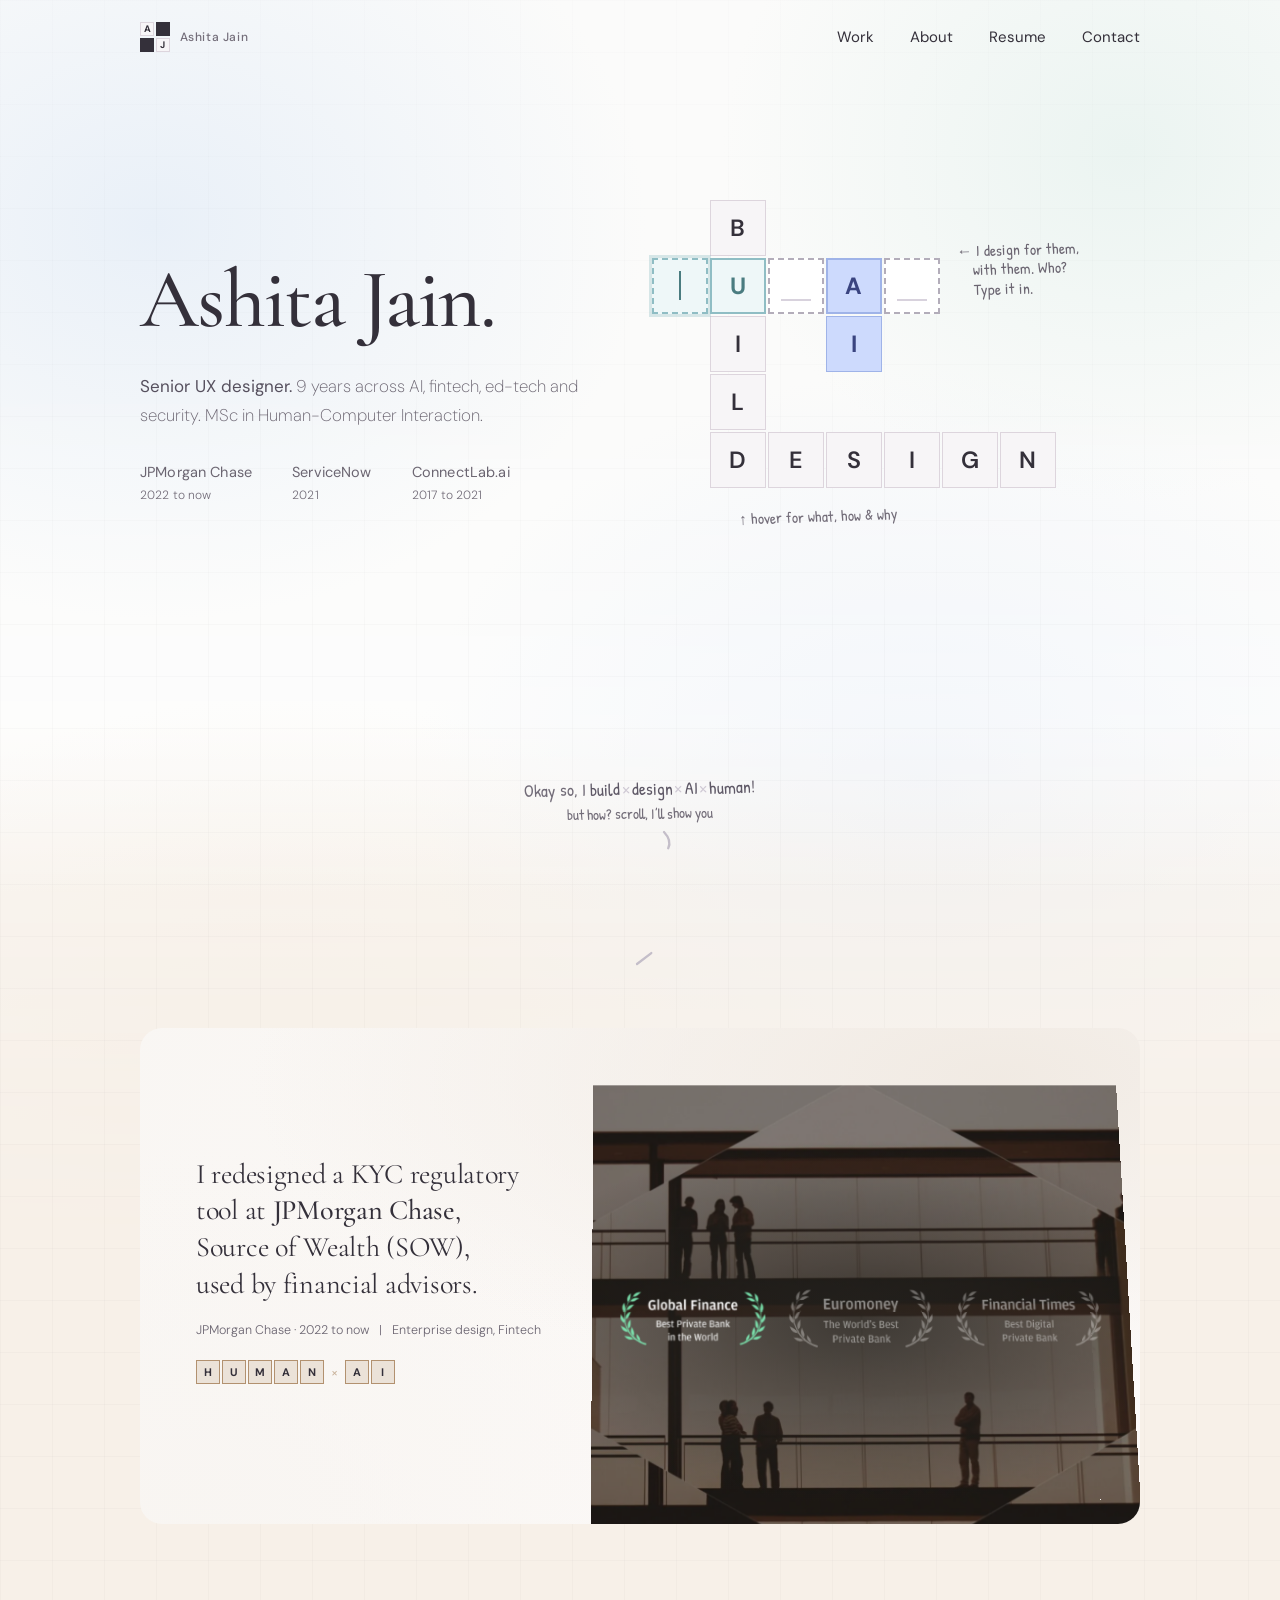
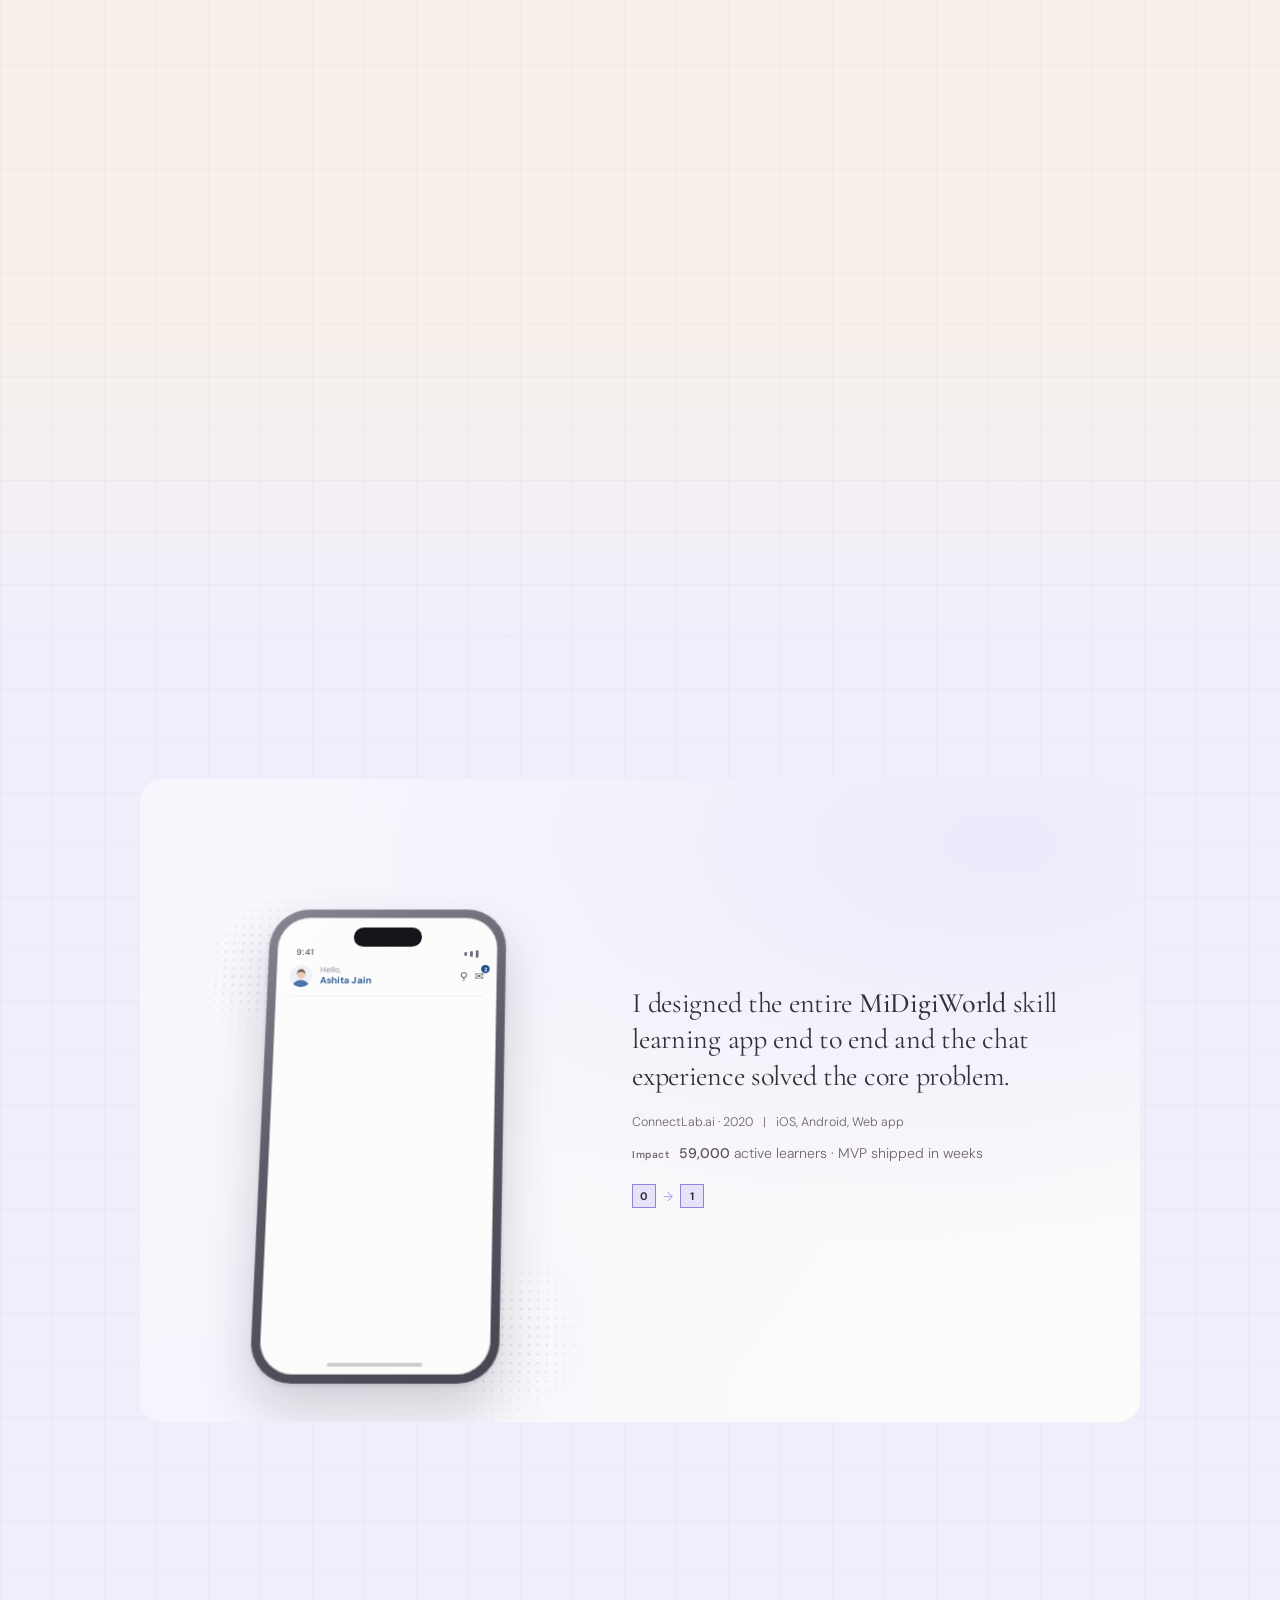
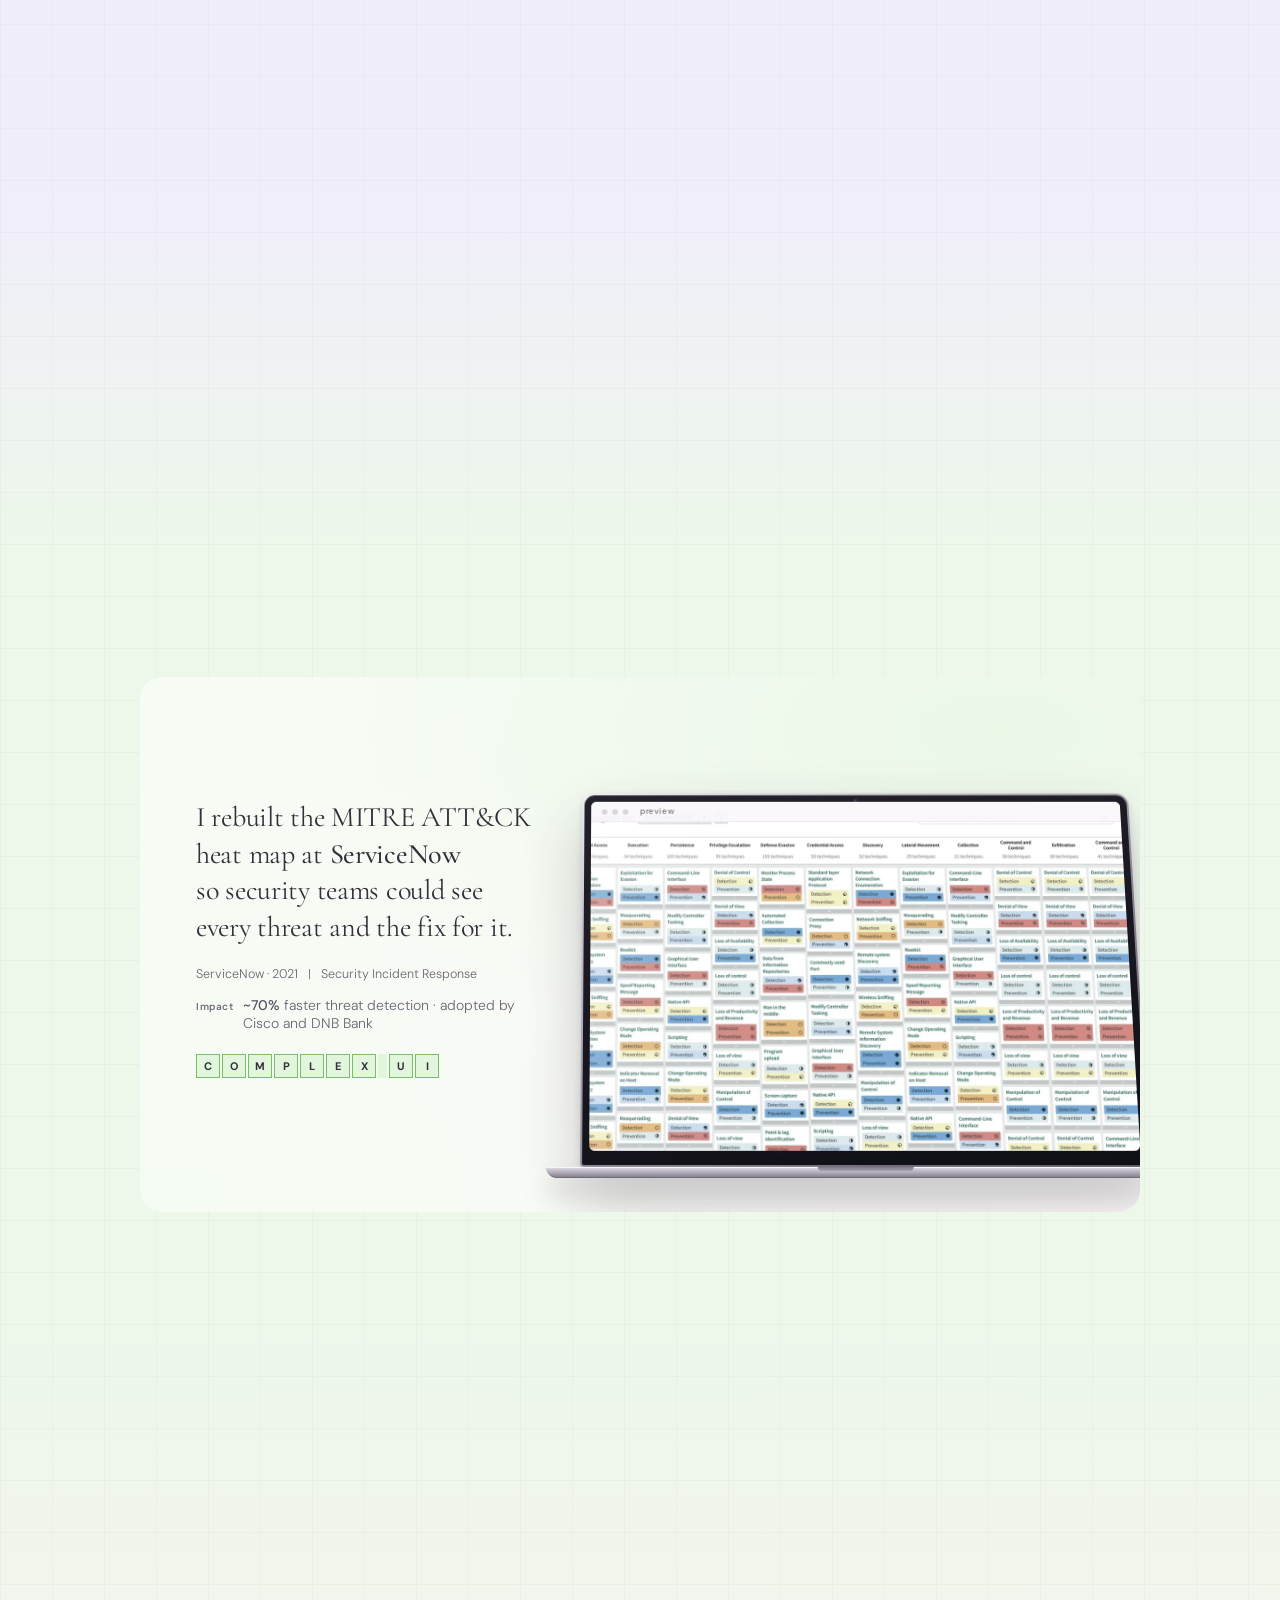
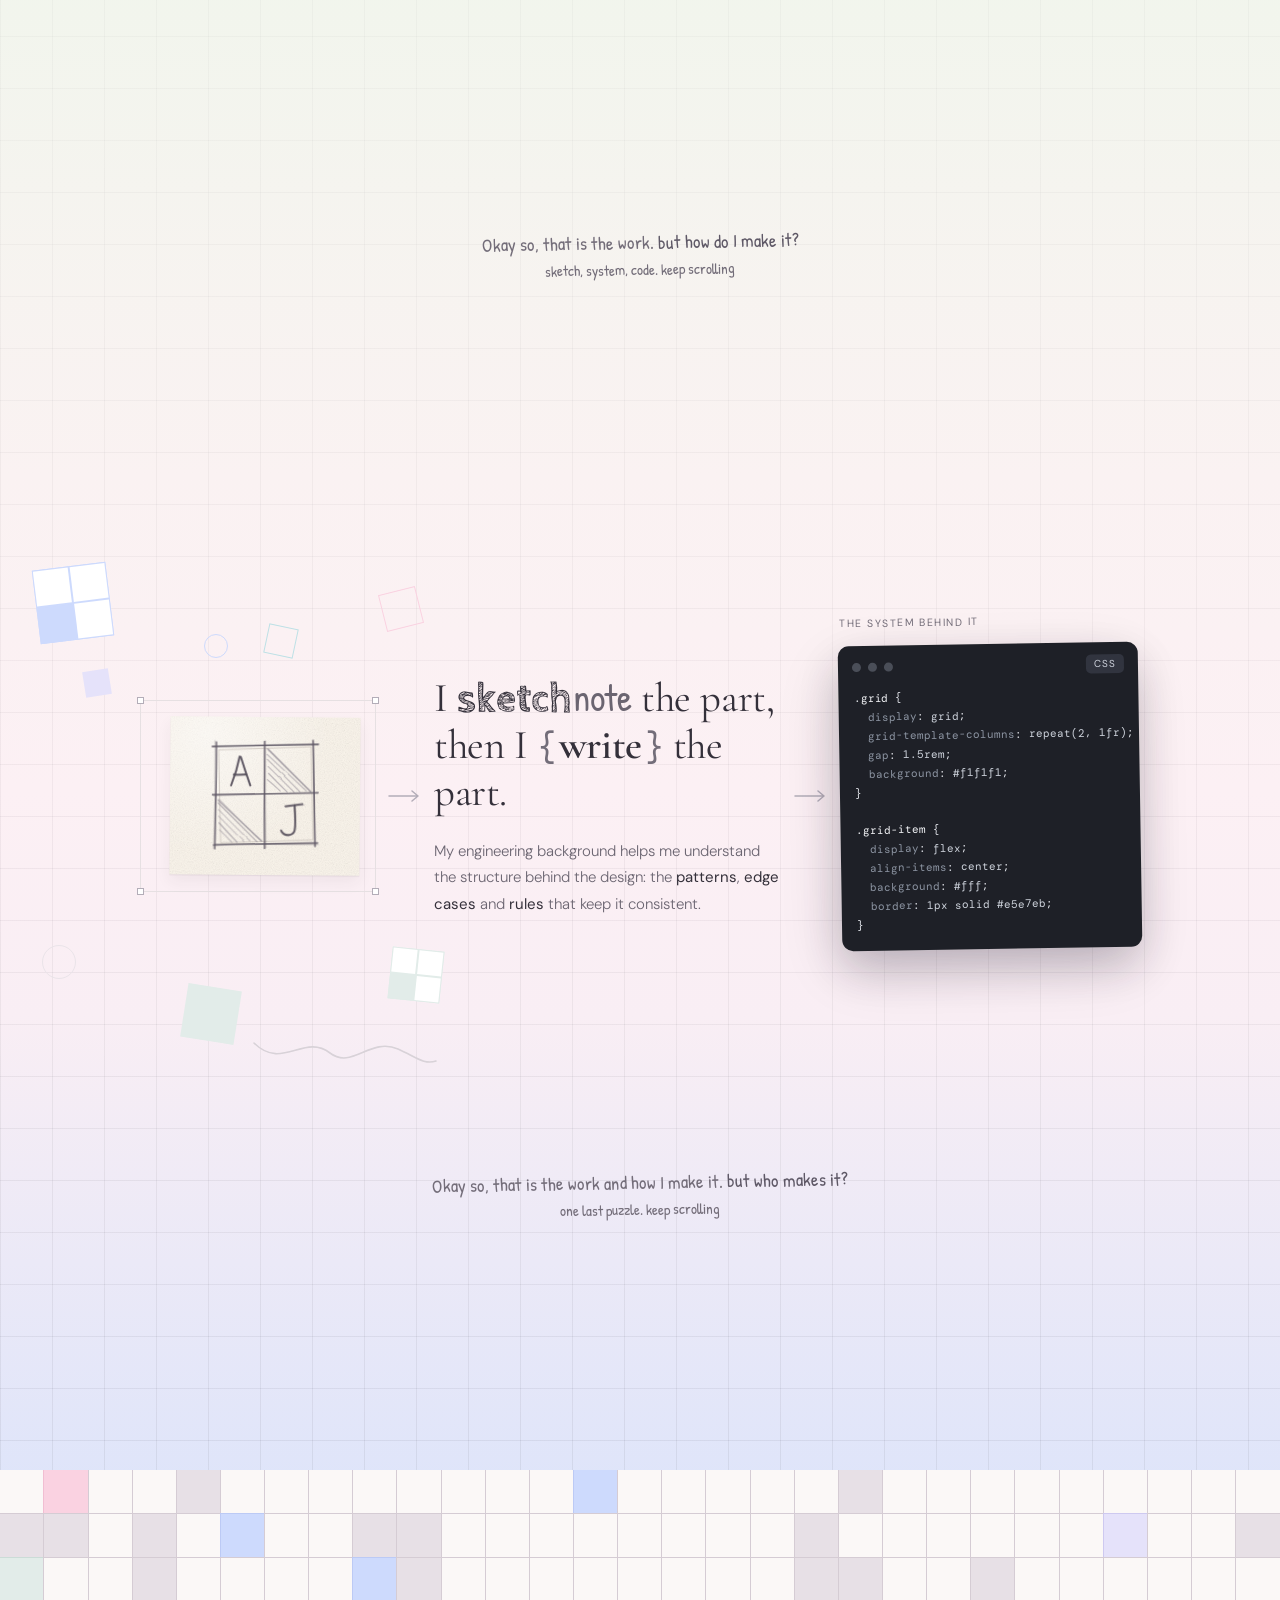
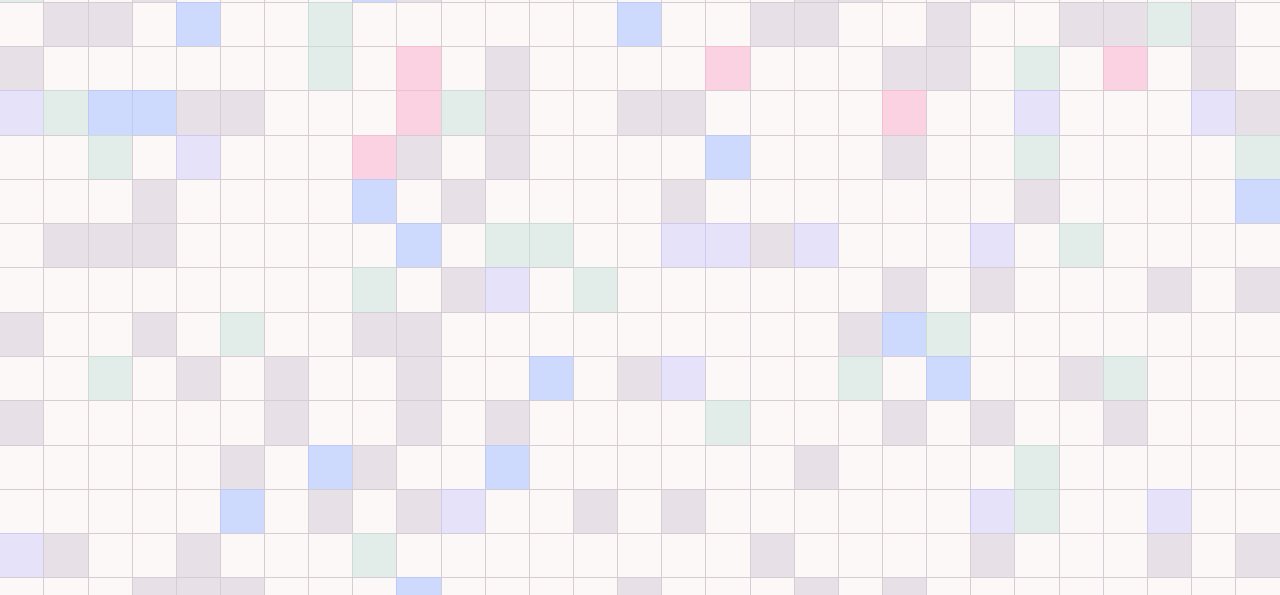
<file: index.html>
<!doctype html>
<html lang="en">
<head>
<meta charset="utf-8">
<meta name="viewport" content="width=device-width, initial-scale=1">
<meta name="description" content="Ashita Jain, senior UX designer in London. Nine years across AI, fintech, ed-tech and security. Case studies from JPMorgan Chase, ServiceNow and ConnectLab.">
<link rel="icon" type="image/svg+xml" href="data:image/svg+xml,%3Csvg xmlns='http://www.w3.org/2000/svg' viewBox='0 0 32 32'%3E%3Crect width='32' height='32' fill='%23faf7f5'/%3E%3Crect x='3' y='3' width='11' height='11' fill='none' stroke='%2334303a' stroke-width='2'/%3E%3Crect x='18' y='3' width='11' height='11' fill='%2334303a'/%3E%3Crect x='3' y='18' width='11' height='11' fill='%2334303a'/%3E%3Crect x='18' y='18' width='11' height='11' fill='none' stroke='%2334303a' stroke-width='2'/%3E%3C/svg%3E">
<title>Ashita Jain Portfolio</title>
<script>
  if ('scrollRestoration' in history) history.scrollRestoration = 'manual';
  addEventListener('pageshow', function () { scrollTo(0, 0); });
</script>
<link rel="preconnect" href="https://fonts.googleapis.com">
<link rel="preconnect" href="https://fonts.gstatic.com" crossorigin>
<link rel="stylesheet" href="https://fonts.googleapis.com/css2?family=Cormorant+Garamond:wght@400;500;600&family=Cabin+Sketch:wght@700&family=Patrick+Hand&family=DM+Mono:wght@400&family=DM+Sans:wght@200;300;400;500;600;700&display=swap">
<style>
  :root {
    /* Pastel palette */
    --lavender-mist: #eae4e9;
    --linen: #fff1e6;
    --soft-blush: #fde2e4;
    --petal-frost: #fad2e1;
    --mint-cream: #e2ece9;
    --light-blue: #bee1e6;
    --parchment: #f0efeb;
    --lavender: #dfe7fd;
    --periwinkle: #cddafd;

    --bg: #ffffff;
    --ink: #34303a;
    --mid: #6b6571;
    --light: #736d79;
    --border: var(--lavender-mist);
    --cell-filled: #f7f5f7;
    --cell-border: #ddd5dd;
    --highlight: var(--mint-cream);
    --highlight-border: #8fbdc4;
    --green-ink: #4a7c80;
    --heart: #e08aa6;
    --wrong: var(--petal-frost);
  }

  * { box-sizing: border-box; margin: 0; }

  html { background: var(--bg); }
  body {
    background: transparent;
    color: var(--ink);
    font-family: 'DM Sans', system-ui, sans-serif;
    min-height: 100vh;
    padding-inline: 140px;
    padding-block: 0;
  }

  nav {
    position: sticky;
    top: 0;
    z-index: 50;
    display: flex;
    justify-content: space-between;
    align-items: center;
    padding-block: 22px;
    margin-inline: -140px;
    padding-inline: 140px;
    background: rgba(255, 255, 255, 0.9);
    border-bottom: 1px solid transparent;
    transition: border-color 0.3s ease, padding 0.3s ease, background-color 0.3s ease;
  }
  nav.scrolled { border-bottom-color: var(--border); padding-block: 16px; }
  /* over the hero's wash the bar is see-through; it turns white once the page moves */
  nav:not(.scrolled) { background: transparent; }
  .nav-brand {
    font-weight: 500;
    font-size: 12px;
    letter-spacing: 0.05em;
    color: var(--light);
    display: flex;
    align-items: center;
    gap: 10px;
    text-decoration: none;
    transition: color 0.25s ease;
  }
  .nav-brand:hover { color: var(--mid); }
  .monogram {
    --u: 14px;
    display: grid;
    grid-template-columns: repeat(2, var(--u));
    grid-auto-rows: var(--u);
    gap: 1.5px;
  }
  .monogram i {
    display: flex;
    align-items: center;
    justify-content: center;
    border: 1.2px solid var(--cell-border);
    background: var(--cell-filled);
    font-style: normal;
    font-size: calc(var(--u) * 0.68);
    font-weight: 700;
    letter-spacing: 0;
    color: var(--ink);
  }
  .monogram i.fill {
    background: var(--ink);
    border-color: var(--ink);
  }

  /* the monogram turns a quarter when you point at it */
  .monogram, .monogram i { transition: transform .5s cubic-bezier(.3,1.5,.5,1); }
  a.nav-brand:hover .monogram, a.nav-brand:focus-visible .monogram { transform: rotate(90deg); }
  a.nav-brand:hover .monogram i, a.nav-brand:focus-visible .monogram i { transform: rotate(-90deg); }
  @media (prefers-reduced-motion: reduce) { .monogram, .monogram i { transition: none; } }
  .nav-links {
    display: flex;
    gap: 36px;
    list-style: none;
    padding: 0;
  }
  .nav-links a {
    font-size: 15px;
    color: var(--ink);
    text-decoration: none;
    transition: opacity 0.2s;
  }
  .nav-links a:hover { opacity: 0.6; }

  .hero {
    display: grid;
    grid-template-columns: 1fr 1fr;
    gap: 24px;
    align-items: center;
    min-height: calc(100vh - 300px);
    padding-block: 40px 30px;
  }

  .hero-name {
    font-family: 'Cormorant Garamond', Georgia, serif;
    font-weight: 500;
    font-size: clamp(52px, 6.5vw, 88px);
    line-height: 1.05;
    letter-spacing: -0.02em;
    margin-bottom: 28px;
  }

  .hero-bio {
    font-family: 'DM Sans', system-ui, sans-serif;
    font-size: 17px;
    font-weight: 200;
    line-height: 1.7;
    max-width: 480px;
    margin-bottom: 32px;
    color: var(--mid);
  }
  .hero-bio strong { font-weight: 400; color: #56505e; }

  .exp-label {
    font-size: 11px;
    font-weight: 600;
    letter-spacing: 0.05em;
    color: var(--light);
    margin-bottom: 16px;
  }
  .exp-logos {
    display: flex;
    gap: 30px;
    align-items: flex-start;
    flex-wrap: nowrap;
  }
  .exp-logos a {
    display: flex;
    flex-direction: column;
    gap: 4px;
    font-weight: 400;
    font-size: 14.5px;
    color: var(--mid);
    letter-spacing: 0.01em;
    text-decoration: none;
    white-space: nowrap;
  }
  .exp-logos .name {
    line-height: 20px;
    transition: color 0.18s ease;
  }
  .exp-logos .name::after {
    content: '↗';
    display: inline-block;
    margin-left: 3px;
    font-size: 11px;
    opacity: 0;
    transform: translate(-2px, 1px);
    transition: opacity 0.18s ease, transform 0.18s ease;
  }
  .exp-logos a:hover .name,
  .exp-logos a:focus-visible .name { color: #56505e; }
  .exp-logos a:hover .name::after,
  .exp-logos a:focus-visible .name::after {
    opacity: 0.75;
    transform: translate(0, 0);
  }
  .exp-logos a small {
    font-size: 12px;
    font-weight: 300;
    color: var(--light);
    white-space: nowrap;
  }

  /* Selected work */
  .work {
    padding-block: 96px 60px;
    scroll-margin-top: 72px;
  }
  .sx, .ftr { scroll-margin-top: 72px; }
  .sxlead { margin: 40px 0 0; }
  .sxlead .work-title { font-size: 18.5px; }
  .ftrlead { margin-top: 24px; }
  .ftrlead + .ftr { margin-top: 48px; }
  .sxlead .scroll-arrow { width: 104px; height: 128px; }
  .sx { margin-top: 0; }

  .work-head {
    display: flex;
    flex-direction: column;
    align-items: center;
    text-align: center;
    margin-bottom: 52px;
    padding-top: 6px;
    cursor: pointer;
    -webkit-tap-highlight-color: transparent;
  }
  .work-title,
  .work-sub {
    font-family: 'Patrick Hand', cursive;
    font-weight: 400;
    color: var(--light);
    transform: rotate(-1deg);
    transition: color 0.3s ease;
  }
  .work-title { font-size: 17.5px; line-height: 1.35; }
  .work-title .w { color: #5e5866; transition: color 0.3s ease; }
  .work-title .x { color: #cfc9d4; margin-inline: 0.08em; }
  .work-sub { font-size: 15px; margin-top: 3px; }

  /* faint hand-drawn arrow: inks in with scroll, fully on hover */
  .scroll-arrow {
    width: 120px;
    height: 150px;
    margin-top: 2px;
    color: #c4bec9;
    overflow: visible;
    transition: color 0.3s ease, transform 0.4s cubic-bezier(0.3, 1.2, 0.4, 1);
  }
  .scroll-arrow path {
    fill: none;
    stroke: currentColor;
    stroke-width: 2.3;
    stroke-linecap: round;
    stroke-linejoin: round;
    stroke-dasharray: var(--len, 300);
    stroke-dashoffset: calc(var(--len, 300) * (1 - var(--draw, 0)));
    transition: stroke-dashoffset 0.6s ease;
  }
  .work-head:hover .work-title,
  .work-head:hover .work-sub { color: var(--mid); }
  .work-head:hover .work-title .w { color: var(--ink); }
  .work-head:hover .scroll-arrow { color: var(--mid); transform: translateY(8px); }
  .work-head:hover .scroll-arrow path { stroke-dashoffset: 0; }
  @media (prefers-reduced-motion: reduce) {
    .scroll-arrow path { stroke-dashoffset: 0; transition: none; }
    .work-head:hover .scroll-arrow { transform: none; }
  }

  .projects { list-style: none; padding: 0; margin: 0; display: flex; flex-direction: column; gap: 26px; }
  .proj > a {
    position: relative;
    display: grid;
    grid-template-columns: minmax(0, 0.78fr) minmax(0, 1.22fr);
    gap: 44px;
    align-items: center;
    padding: 62px 0 74px 56px;
    border-radius: 22px;
    overflow: hidden;
    text-decoration: none;
    color: inherit;
    background:
      radial-gradient(125% 105% at 86% 10%, color-mix(in srgb, var(--tint) 72%, #fff) 0%, transparent 60%),
      radial-gradient(95% 130% at 4% 100%, color-mix(in srgb, var(--tint) 34%, #fff) 0%, transparent 58%),
      linear-gradient(126deg, color-mix(in srgb, var(--tint) 30%, #fff) 0%, color-mix(in srgb, var(--tint) 11%, #fdfbfa) 55%, #fdfbfa 100%);
    transition: box-shadow 0.6s cubic-bezier(0.22, 1, 0.36, 1);
  }
  .proj > a:hover { box-shadow: 0 20px 50px rgba(52, 48, 58, 0.10); }
  .proj:nth-child(even) > a { grid-template-columns: minmax(0, 1.22fr) minmax(0, 0.78fr); padding: 70px 58px 78px 0; }
  /* the phone is narrow, so its card gives less width to the visual and pulls the text in */
  .proj.is-phone:nth-child(even) > a { grid-template-columns: minmax(0, 0.92fr) minmax(0, 1.08fr); gap: 20px; }
  .proj.is-phone:nth-child(even) > a > .proj-text { padding-left: 48px; }
  .proj:nth-child(even) > a > .proj-visual { order: -1; }

  .proj-text { position: relative; }
  .proj > a > * { position: relative; }

  .proj-line {
    font-family: 'Cormorant Garamond', Georgia, serif;
    font-size: clamp(22px, 2.2vw, 30px);
    font-weight: 400;
    line-height: 1.3;
    letter-spacing: -0.01em;
    margin-bottom: 20px;
    text-wrap: balance;
  }
  .proj-line b { font-weight: 500; }
  .proj-meta {
    display: flex;
    align-items: center;
    flex-wrap: wrap;
    gap: 10px;
    font-size: 12.5px;
    font-weight: 300;
    color: var(--mid);
    margin-bottom: 22px;
  }
  .proj-meta span { color: var(--light); }
  .proj-impact {
    display: flex;
    align-items: baseline;
    gap: 10px;
    margin: -8px 0 22px;
    font-size: 14px;
    font-weight: 300;
    color: var(--mid);
  }
  .proj-impact i {
    font-style: normal;
    font-size: 10px;
    font-weight: 600;
    letter-spacing: 0.05em;
    color: var(--light);
  }
  .proj-impact b {
    font-weight: 500;
    color: #56505e;
  }

  .ans { display: flex; gap: 2px; }
  .ans i.sp { width: 9px; border: 0; background: none; }
  .ans i {
    display: flex;
    align-items: center;
    justify-content: center;
    width: 24px;
    height: 24px;
    border: 1.2px solid var(--cell-border);
    background: var(--cell-filled);
    font-style: normal;
    font-size: 11px;
    font-weight: 700;
    color: transparent;
    transition: color 0.18s ease, background 0.18s ease, border-color 0.18s ease;
    transition-delay: 0s;
  }
  .pair { display: flex; align-items: center; gap: 7px; }
  .pcells { display: flex; gap: 2px; }
  .pcells i {
    display: flex; align-items: center; justify-content: center;
    width: 24px; height: 24px;
    border: 1.2px solid var(--tint-line, var(--highlight-border));
    background: var(--tint, var(--highlight));
    color: var(--ink);
    font-style: normal; font-size: 11px; font-weight: 700; letter-spacing: 0.02em;
    transition: transform 0.45s cubic-bezier(0.22, 1, 0.36, 1);
    transition-delay: calc(var(--i, 0) * 35ms);
  }
  .proj > a:hover .pcells i,
  .proj > a:focus-visible .pcells i { transform: translateY(-3px); }
  .px { font-size: 13px; color: color-mix(in srgb, var(--tint-line, #b2916f) 70%, #fff); }

  .ans i.lit {
    color: var(--ink);
    background: var(--tint, var(--highlight));
    border-color: var(--tint-line, var(--highlight-border));
  }
  .proj > a:hover .ans i,
  .proj > a:focus-visible .ans i {
    color: var(--ink);
    background: var(--tint, var(--highlight));
    border-color: var(--tint-line, var(--highlight-border));
    transition-delay: calc(var(--i) * 45ms);
  }

  .proj-visual {
    position: relative;
    display: grid;
    place-items: center;
    translate: 0 calc(var(--par, 0) * 0.6px);
  }

  /* company cover shown first, then lifts to reveal the product */
  .cover {
    position: absolute; inset: -70px -70px -80px -40px;
    display: flex; flex-direction: column; align-items: center; justify-content: center; gap: 10px;
    background: linear-gradient(135deg, color-mix(in srgb, var(--tint) 58%, #fff), color-mix(in srgb, var(--tint) 26%, #fff));
    z-index: 3;
    transition: opacity 0.7s cubic-bezier(0.4, 0, 0.2, 1), transform 0.7s cubic-bezier(0.4, 0, 0.2, 1);
  }
  .cover .wordmark {
    font-family: 'Cormorant Garamond', Georgia, serif;
    font-weight: 500;
    font-size: clamp(26px, 2.6vw, 38px);
    letter-spacing: 0.01em;
    color: var(--ink);
    line-height: 1;
  }
  .cover .wordmark.sans {
    font-family: 'DM Sans', system-ui, sans-serif;
    font-weight: 600;
    letter-spacing: -0.02em;
  }
  .cover .wordmark.jpm {
    display: flex;
    align-items: baseline;
    gap: 0.42em;
  }
  .cover .wordmark.jpm b {
    font-family: 'Cormorant Garamond', Georgia, serif;
    font-weight: 500;
    letter-spacing: -0.005em;
    color: #2f2012;
  }
  .cover .wordmark.jpm em {
    font-family: 'DM Sans', system-ui, sans-serif;
    font-style: normal;
    font-size: 0.42em;
    font-weight: 500;
    letter-spacing: 0.13em;
    text-transform: uppercase;
    color: #8f6b4e;
  }
  /* Connectlab: the two figures lock together on the card's own light ground */
  .clab {
    display: flex; align-items: baseline; gap: 1px;
    font-size: clamp(24px, 2.5vw, 35px);
  }
  .clabmark { height: 0.78em; width: auto; overflow: visible; }
  .clabmark .ribbon { stroke-dasharray: 100; }
  .clabmark .head { transform-box: fill-box; transform-origin: center; }

  .clabword {
    font-family: 'DM Sans', system-ui, sans-serif;
    font-weight: 700; font-size: inherit;
    letter-spacing: -0.035em; color: var(--ink); line-height: 1;
  }
  .clabword i { font-style: normal; }

  /* the ribbon draws itself, then the two heads arrive */
  .proj.seen .clabmark .ribbon { animation: clabDraw 0.95s cubic-bezier(0.5, 0, 0.2, 1) both; }
  .proj.seen .clabmark .hl { animation: clabHead 0.45s cubic-bezier(0.3, 1.5, 0.5, 1) 0.42s both; }
  .proj.seen .clabmark .hr { animation: clabHead 0.45s cubic-bezier(0.3, 1.5, 0.5, 1) 0.56s both; }
  .proj.seen .clabword { animation: clabW 0.5s ease 0.5s both; }
  @keyframes clabDraw { from { stroke-dashoffset: 100; } to { stroke-dashoffset: 0; } }
  @keyframes clabHead { from { opacity: 0; transform: scale(0.2); } to { opacity: 1; transform: none; } }
  @keyframes clabW { from { opacity: 0; transform: translateX(-9px); } to { opacity: 1; transform: none; } }

  @media (prefers-reduced-motion: reduce) {
    .proj.seen .clabmark .ribbon,
    .proj.seen .clabmark .head,
    .proj.seen .clabword { animation: none; }
    .clabmark .ribbon { stroke-dasharray: none; }
  }

  /* JPMorgan: no device. The card opens on the gradient with the wordmark, then
     the sunset panel from the Private Bank site takes its place. */
  .proj[data-mock="review"] .device, .proj[data-mock="review"] .case-pill { display: none; }
  .proj[data-mock="review"] .proj-visual { min-height: 360px; align-self: stretch; }
  .proj[data-mock="review"] .proj-visual .cover { inset: -62px 0 -74px 0; }
  .sunpanel {
    position: absolute; inset: -62px 0 -74px 0; z-index: 2; overflow: hidden;
    background: #25231f; display: grid; place-items: center;
    opacity: 0; transition: opacity 0.7s ease;
  }
  /* the Private Bank photo, dimmed, with a soft band behind the awards */
  .sunpanel::before {
    content: ""; position: absolute; inset: 0;
    background: url('img/jpm-bridges.webp') center / cover no-repeat;
    opacity: .5;
  }
  .sunpanel::after {
    content: ""; position: absolute; inset: 0;
    background: radial-gradient(70% 38% at 50% 50%, rgba(37,35,31,.7), rgba(37,35,31,0));
  }
  .sunpanel .awards { position: relative; z-index: 1; display: flex; align-items: center; justify-content: center; gap: 4%; width: 92%; }
  .sunpanel .awards img { width: 30%; height: auto; }
  .proj-visual.revealed .sunpanel { opacity: 1; transition-duration: 1.1s; }
  @media (max-width: 940px) {
    .proj[data-mock="review"] .proj-visual { min-height: 0; aspect-ratio: 1 / 1; }
    .sunpanel .awards { flex-direction: column; gap: 6px; }
    .sunpanel .awards img { width: 44%; }
    .proj[data-mock="review"] .proj-visual .cover, .sunpanel { inset: 0; border-radius: 12px; overflow: hidden; }
  }
  .cover .sub {
    font-size: 10.5px; font-weight: 500; letter-spacing: 0.05em;
    color: var(--tint-line, var(--mid));
  }
  .proj-visual.revealed .cover { opacity: 0; transform: translateY(-14px); pointer-events: none; }
  .proj-visual .device { opacity: 0; transform: translateY(12px); transition: opacity 0.6s ease 0.1s, transform 0.6s cubic-bezier(0.3, 1, 0.4, 1) 0.1s; }
  /* when the page is moving fast, the brand card steps aside quickly */
  .proj-visual.quick .cover { transition-duration: 0.32s; }
  .proj-visual.quick .device { transition: opacity 0.34s ease, transform 0.34s cubic-bezier(0.3, 1, 0.4, 1); }
  .proj-visual.revealed .device { opacity: 1; transform: none; transition: opacity 0.6s ease, transform 0.6s cubic-bezier(0.22, 1, 0.36, 1); }
  .proj > a:hover .device { transform: translateY(-5px); }

  /* the laptop */
  .device { position: relative; width: 104%; }
  .proj:nth-child(even) .device { margin-left: -4%; }
  /* black display glass held in a thin anodised rim, the way a real lid is built */
  .device .lid {
    position: relative;
    border: 2px solid transparent;
    border-radius: 13px 13px 4px 4px;
    padding: 7px 7px 14px;
    background:
      linear-gradient(168deg, #23222b 0%, #191820 46%, #101017 100%) padding-box,
      linear-gradient(152deg, #efedf2 0%, #c2bcc9 22%, #8b8593 58%, #5d5866 100%) border-box;
    box-shadow:
      inset 0 1px 0 rgba(255,255,255,0.07),
      inset 0 -1px 0 rgba(0,0,0,0.55),
      0 3px 7px rgba(52,48,58,0.15),
      0 30px 62px rgba(52,48,58,0.24);
  }
  /* camera, centred in the top bezel */
  .device .notch {
    position: absolute; top: 3.5px; left: 50%; transform: translateX(-50%);
    width: 4px; height: 4px; border-radius: 50%;
    background: radial-gradient(circle at 34% 30%, #56545f 0%, #23222a 55%, #0d0d12 100%);
    box-shadow: 0 0 0 1px rgba(255,255,255,0.05);
  }
  .device .screen {
    position: relative;
    aspect-ratio: 16 / 10.5;
    border-radius: 6px;
    background: #fdfcfd;
    overflow: hidden;
    box-shadow: inset 0 0 0 1px rgba(0,0,0,0.32);
    display: grid;
    place-items: center;
  }
  .device .screen::after {
    content: '';
    position: absolute; inset: 0;
    background: linear-gradient(112deg, rgba(255,255,255,0.24) 0%, rgba(255,255,255,0.06) 24%, transparent 46%);
    pointer-events: none;
  }
  .device .bar {
    position: absolute; top: 0; left: 0; right: 0; height: 22px;
    display: flex; align-items: center; gap: 5px; padding-inline: 11px;
    background: rgba(250,248,250,0.94);
    border-bottom: 1px solid rgba(52,48,58,0.07);
    z-index: 2;
  }
  .device .bar b { width: 6px; height: 6px; border-radius: 50%; background: rgba(52,48,58,0.16); display: block; }
  .device .bar em {
    font-style: normal; margin-left: 7px; font-size: 8.5px; font-weight: 500;
    letter-spacing: 0.07em; color: var(--light);
  }
  /* the front lip of the deck, with its finger groove */
  .device .base {
    position: relative;
    width: 112%; margin-left: -6%;
    height: 11px;
    border-radius: 0 0 11px 11px;
    background: linear-gradient(#f1eff3 0%, #d3ced8 16%, #aaa4b1 58%, #7e7887 100%);
    box-shadow:
      inset 0 1px 0 rgba(255,255,255,0.8),
      inset 0 -1px 0 rgba(52,48,58,0.25),
      0 16px 26px rgba(52,48,58,0.2);
  }
  .device .base::after {
    content: '';
    position: absolute; top: 0; left: 50%; transform: translateX(-50%);
    width: 96px; height: 4px; border-radius: 0 0 5px 5px;
    background: linear-gradient(#7c7684 0%, #a8a2b0 100%);
  }
  .mock-scale { width: 62%; margin-top: 16px; transform: scale(1.5); }

  /* the phone */
  .device.phone { width: 250px; margin-inline: auto; }
  .proj:nth-child(even) .device.phone { margin-left: auto; }
  .phone .shell {
    position: relative;
    background: linear-gradient(150deg, #8a8592 0%, #5e5966 45%, #4a4552 100%);
    border-radius: 42px;
    padding: 9px;
    box-shadow:
      inset 0 0 0 1px rgba(255,255,255,0.22),
      0 2px 4px rgba(52,48,58,0.12),
      0 26px 52px rgba(52,48,58,0.2);
  }
  .phone .island {
    position: absolute; top: 20px; left: 50%; transform: translateX(-50%);
    width: 72px; height: 21px; border-radius: 12px; background: #17151b; z-index: 4;
  }
  .phone .screen {
    position: relative;
    aspect-ratio: 9 / 18.5;
    border-radius: 34px;
    background: #fdfcfd;
    overflow: hidden;
    box-shadow: inset 0 0 0 1px rgba(0,0,0,0.3);
    display: grid;
    place-items: center;
  }
  .phone .screen::after {
    content: '';
    position: absolute; inset: 0;
    background: linear-gradient(118deg, rgba(255,255,255,0.4) 0%, rgba(255,255,255,0.09) 22%, transparent 44%);
    pointer-events: none;
  }
  .phone .status {
    position: absolute; top: 0; left: 0; right: 0; height: 50px;
    display: flex; align-items: flex-end; justify-content: space-between;
    padding: 0 20px 6px;
    font-size: 9px; font-weight: 600; color: var(--mid);
    z-index: 2;
  }
  .phone .status i { font-style: normal; letter-spacing: 0.04em; }
  .phone .status u {
    text-decoration: none; display: inline-flex; gap: 3px; align-items: center;
  }
  .phone .status u b { width: 3px; border-radius: 1px; background: var(--light); display: block; }
  .phone .status u b:nth-child(1) { height: 4px; }
  .phone .status u b:nth-child(2) { height: 6px; }
  .phone .status u b:nth-child(3) { height: 8px; }
  .phone .home {
    position: absolute; bottom: 8px; left: 50%; transform: translateX(-50%);
    width: 96px; height: 4px; border-radius: 2px; background: rgba(52,48,58,0.22); z-index: 3;
  }
  .phone .screen { align-items: start; }
  .phone .mock-scale { width: 82%; margin-top: 64px; transform: scale(1); }

  .proj-visual .cap {
    position: absolute;
    left: 2px; bottom: -40px;
    font-family: 'Patrick Hand', cursive;
    font-size: 16px;
    color: var(--mid);
    z-index: 2;
  }
  .case-pill {
    position: absolute;
    right: 2px; bottom: -42px;
    z-index: 4;
    display: flex; align-items: center; gap: 7px;
    background: var(--ink);
    color: var(--bg);
    font-size: 10.5px;
    font-weight: 600;
    letter-spacing: 0.05em;
    padding: 8px 14px;
    border-radius: 999px;
    opacity: 0;
    transform: translateY(6px);
    transition: opacity 0.25s ease, transform 0.25s ease;
  }
  .proj > a:hover .case-pill,
  .proj > a:focus-visible .case-pill { opacity: 1; transform: none; }

  /* ---- gated case study: a padlock built out of crossword cells ---- */
  :is(.proj.locked, .proj.peek) > a { cursor: pointer; }
  :is(.proj.locked, .proj.peek) > a .case-pill { display: none; }

  /* outer follows the pointer with no easing; inner does the reveal */
  :is(.proj.locked, .proj.peek) > a > .lockmark {
    position: absolute; left: 0; top: 0; z-index: 12;
    transform: translate(var(--mx, 50%), var(--my, 50%));
    pointer-events: none;
  }
  .lockcard {
    position: absolute; top: 0; left: 0;
    transform: translate(var(--ox, 18px), -50%) scale(0.88);
    transform-origin: left center;
    display: flex; align-items: center; gap: 11px;
    padding: 10px 15px 10px 13px;
    background: color-mix(in srgb, var(--tint) 20%, #fff);
    border: 1px solid color-mix(in srgb, var(--tint-line) 42%, #fff);
    border-radius: 12px;
    box-shadow: 0 14px 34px color-mix(in srgb, var(--tint-line) 30%, transparent);
    white-space: nowrap;
    opacity: 0;
    transition: opacity 0.25s ease, transform 0.4s cubic-bezier(0.22, 1, 0.36, 1);
  }
  :is(.proj.locked, .proj.peek) > a:hover .lockcard {
    opacity: 1;
    transform: translate(var(--ox, 18px), -50%) scale(1);
  }
  /* keyboard users get it parked in the corner of the card */
  :is(.proj.locked, .proj.peek) > a:focus-visible > .lockmark { transform: none; left: auto; right: 24px; bottom: 24px; top: auto; }
  :is(.proj.locked, .proj.peek) > a:focus-visible .lockcard { position: static; opacity: 1; transform: none; }

  .lk { display: flex; flex-direction: column; align-items: center; }
  .lk .shackle { display: block; width: 34px; height: 15px; margin-bottom: -1px; }
  .lk .shackle path {
    fill: none; stroke: color-mix(in srgb, var(--tint-line) 82%, #33251a);
    stroke-width: 2.6; stroke-linecap: round;
  }
  .lk .cells { display: flex; gap: 2px; }
  .lk .cells i {
    width: 11px; height: 14px;
    border: 1.2px solid var(--tint-line, var(--highlight-border));
    background: var(--tint, var(--highlight));
  }
  .proj.locked > a:hover .lk .cells i {
    animation: lkwait 2.4s ease-in-out infinite;
    animation-delay: calc(var(--i) * 0.13s);
  }
  @keyframes lkwait {
    0%, 62%, 100% { background: var(--tint, var(--highlight)); }
    12%, 26%      { background: color-mix(in srgb, var(--tint-line) 34%, #fff); }
  }
  .lk .cells i.keyhole { position: relative; }
  .lk .cells i.keyhole::after {
    content: ''; position: absolute; left: 50%; top: 50%;
    width: 3.2px; height: 3.2px; margin: -1.6px 0 0 -1.6px;
    border-radius: 50%; background: color-mix(in srgb, var(--tint-line) 72%, #33251a);
  }

  .lktxt { display: flex; flex-direction: column; line-height: 1.15; white-space: nowrap; }
  .lk.read .cells i { width: 12px; height: 15px; font-style: normal; font-size: 8px; font-weight: 700; color: var(--ink); display: grid; place-items: center; }
  .proj.peek > a:hover .lk .cells i { animation: lkwait 2.4s ease-in-out infinite; animation-delay: calc(var(--i) * 0.13s); }
  .lktxt b {
    font-size: 10px; font-weight: 600; letter-spacing: 0.05em;
    color: color-mix(in srgb, var(--tint-line) 72%, #33251a);
  }
  .lktxt em {
    font-family: 'Patrick Hand', cursive; font-style: normal;
    font-size: 14.5px; margin-top: 1px;
    color: color-mix(in srgb, var(--tint-line) 88%, #33251a);
  }

  @media (prefers-reduced-motion: reduce) {
    .lockcard { transition: opacity 0.2s ease; transform: translate(var(--ox, 18px), -50%); }
    :is(.proj.locked, .proj.peek) > a:hover .lockcard { transform: translate(var(--ox, 18px), -50%); }
    .proj.locked > a:hover .lk .cells i { animation: none; }
  }
  @media (hover: none) {
    :is(.proj.locked, .proj.peek) > a { cursor: pointer; }
    .lockmark { display: none; }
    :is(.proj.locked, .proj.peek) > a .case-pill { display: flex; }
  }

  /* ---- the padlock grows into a password gate ---- */
  .gatewrap { position: fixed; inset: 0; z-index: 200; display: grid; place-items: center; padding: 24px; }
  .gatewrap[hidden] { display: none; }
  .gatescrim {
    position: absolute; inset: 0; opacity: 0;
    background: color-mix(in srgb, #2b2119 55%, transparent);
    backdrop-filter: blur(7px); -webkit-backdrop-filter: blur(7px);
  }
  .gatepanel {
    position: relative; width: min(420px, 100%);
    display: flex; flex-direction: column; align-items: center; gap: 11px;
    padding: 32px 32px 26px; text-align: center;
    background: color-mix(in srgb, var(--tint, #ebe2d8) 16%, #fff);
    border: 1px solid color-mix(in srgb, var(--tint-line, #b2916f) 40%, #fff);
    border-radius: 18px;
    box-shadow: 0 32px 74px rgba(42, 32, 22, 0.32);
  }
  .gatebody { display: contents; }
  .gateclose {
    position: absolute; top: 10px; right: 12px;
    border: 0; background: none; cursor: pointer; padding: 4px 7px;
    font-size: 21px; line-height: 1; color: var(--light);
    transition: color 0.2s;
  }
  .gateclose:hover { color: var(--ink); }

  .gatepanel .lk .shackle { width: 46px; height: 20px; }
  .gatepanel .lk .cells { gap: 2.5px; }
  .gatepanel .lk .cells i { width: 15px; height: 19px; }

  .gatepanel h3 {
    font-family: 'Cormorant Garamond', Georgia, serif; font-weight: 400;
    font-size: 27px; line-height: 1.2; letter-spacing: -0.015em; margin: 2px 0 0; text-wrap: balance;
  }
  .gatepanel .lede { font-size: 14px; font-weight: 300; line-height: 1.6; color: var(--mid); margin: 0; max-width: 34ch; }

  .gatecells { display: flex; gap: 6px; margin-top: 5px; cursor: text; }
  .gatecells i {
    width: 46px; height: 46px;
    border: 2px solid color-mix(in srgb, var(--tint-line, #b2916f) 62%, #33251a);
    background: #fff;
    display: flex; align-items: center; justify-content: center;
    font-style: normal; font-weight: 700; font-size: 21px; letter-spacing: 0.03em;
    transition: background 0.25s, border-color 0.25s, color 0.25s, box-shadow 0.2s;
  }
  .gatecells i.dot { color: color-mix(in srgb, var(--tint-line, #b2916f) 78%, #33251a); font-size: 26px; }
  .gatecells.tight i { width: 34px; height: 40px; font-size: 17px; }
  .gatecells i.on { box-shadow: 0 0 0 3px color-mix(in srgb, var(--tint-line, #b2916f) 30%, transparent); }
  .gatecells i.ok { background: var(--tint, #ebe2d8); animation: gpop 0.35s ease; }
  .gatecells i.no { background: var(--soft-blush); border-color: #e3a7bd; animation: gshake 0.4s ease; }
  @keyframes gpop { 50% { transform: scale(1.14); } }
  /* the word is right: each tile flips through letters like a departures board and lands on a letter of WELCOME */
  .gatecells { perspective: 320px; }
  .gatecells i.flip { animation: gflip 0.07s linear; }
  @keyframes gflip { 50% { transform: rotateX(-78deg); } }
  /* then the padlock's shackle springs open, turning on its right leg */
  .gatepanel .lk .shackle { transform-origin: 76% 100%; transition: transform 0.5s cubic-bezier(0.3, 1.7, 0.5, 1); }
  .gatepanel.open .lk .shackle { transform: translateY(-5px) rotate(-24deg); }
  /* and the middle tile opens out to fill the screen, in the near-black of the case study's opening section */
  .gatedoor { position: fixed; inset: 0; z-index: 210; background: #0f0d0e; pointer-events: none; }
  @keyframes gshake { 25% { transform: translateX(-4px); } 75% { transform: translateX(4px); } }
  .gatepw { position: absolute; opacity: 0; width: 1px; height: 1px; border: 0; padding: 0; }

  .gateclue {
    font-family: 'Patrick Hand', cursive; font-size: 17.5px; margin: 3px 0 0;
    color: color-mix(in srgb, var(--tint-line, #b2916f) 88%, #33251a);
  }
  .gatehint { font-size: 12px; color: var(--light); margin: 0; }
  .gatehint a { color: var(--mid); }
  .gateok {
    font-family: 'Patrick Hand', cursive; font-size: 20px; color: #2f7a63;
    margin: 0; height: 0; opacity: 0; transition: opacity 0.35s;
  }
  .gateok.show { opacity: 1; }
  .gateok { display: none !important; }   /* no message after the right word; the case study opens on its own */

  @media (max-width: 460px) {
    .gatecells i { width: 40px; height: 40px; font-size: 18px; }
    .gatepanel { padding: 28px 20px 22px; }
  }

  /* The card's words are there from the start. Only the artwork fades up, and
     only because that is the cue for the mock inside it to start playing. */
  .proj-visual {
    opacity: 0;
    transform: translateY(16px);
    transition: opacity 0.6s ease, transform 0.6s cubic-bezier(0.25, 0.9, 0.3, 1);
  }
  .proj.seen .proj-visual { opacity: 1; transform: none; }

  @media (prefers-reduced-motion: reduce) {
    .proj-visual { opacity: 1; transform: none; transition: none; }
  }

  /* The case studies stack like sheets of paper. Script moves each card so it
     pins a little lower than the one before, and the card underneath sinks back
     as the next one slides over it. */
  .projects .proj { position: relative; transform-origin: 50% 0; will-change: transform; }
  .projects.framed .proj { transition: transform .16s linear; }
  .projects .proj::after {
    content: ""; position: absolute; inset: 0; border-radius: 22px;
    background: #34303a; opacity: calc(var(--q, 0) * 0.07);
    pointer-events: none;
  }
  @media (min-width: 600px) { .projects { gap: 64px; } }
  /* the artwork arrives tilted back and lands flat as the card reaches its place */
  .proj > a { perspective: 1600px; }
  .proj-visual {
    rotate: x calc(var(--t, 0) * 11deg);
    translate: 0 calc(var(--t, 0) * 40px);
    transform-origin: 50% 100%;
  }
  .projects.framed .proj-visual { transition: opacity 0.6s ease, transform 0.6s cubic-bezier(0.25, 0.9, 0.3, 1), rotate .16s linear, translate .16s linear; }
  @media (prefers-reduced-motion: reduce) {
    .projects .proj { transform: none; }
    .projects .proj::after { display: none; }
    .proj-visual { rotate: none; translate: none; }
  }

  @media (max-width: 940px) {
    .proj > a,
    .proj:nth-child(even) > a {
      grid-template-columns: 1fr; gap: 46px; padding: 44px 24px 72px;
    }
    .proj:nth-child(even) > a > .proj-visual { order: 0; }
    .device, .proj:nth-child(even) .device { width: 100%; margin-left: 0; }
    .device.phone, .proj:nth-child(even) .device.phone { width: 230px; margin-inline: auto; }
    .cover { inset: -18px; }
  }

  /* Cursor-following project preview */
  .preview {
    position: fixed;
    top: 0; left: 0;
    width: 268px;
    height: 186px;
    padding: 14px;
    background: var(--cell-filled);
    border: 1.5px solid var(--cell-border);
    border-radius: 5px;
    box-shadow: 0 14px 34px rgba(52, 48, 58, 0.13);
    pointer-events: none;
    opacity: 0;
    z-index: 40;
    transform: translate3d(0, 0, 0) scale(0.94);
    transition: opacity 0.22s ease, transform 0.22s cubic-bezier(0.34, 1.4, 0.64, 1);
    overflow: hidden;
  }
  .preview.on { opacity: 1; }
  .preview .cap {
    position: absolute;
    left: 14px; bottom: 11px;
    font-family: 'Patrick Hand', cursive;
    font-size: 14.5px;
    color: var(--mid);
  }
  .mock {
    display: flex;
    flex-direction: column;
    gap: 7px;
    height: 128px;
  }
  .mock .bar { height: 8px; border-radius: 2px; background: var(--lavender-mist); }
  .mock .lbl {
    font-size: 8.5px; font-weight: 600; letter-spacing: 0.05em; color: var(--light);
  }

  /* 1 - JPMorgan onboarding: mismatch resolved with the AI recommendation */
  .device .screen { container-type: size; }
  .mock-scale.wide { width: 100%; margin: 0; transform: none; align-self: stretch; }
  /* a real screenshot fills the screen under the browser bar */
  .mock-scale.shot { width: 100%; height: 100%; margin: 0; transform: none;
    align-self: stretch; justify-self: stretch; overflow: hidden;
    padding-top: 22px; box-sizing: border-box; }
  .mock-scale.shot img { width: 100%; height: 100%; object-fit: cover; object-position: left top; display: block; }
  /* while the ServiceNow card is held, the heat map pans slowly across */
  .proj.scrub .mock-scale.shot img { transform: scale(1.22); transform-origin: calc(var(--pan, 0) * 100%) 35%; transition: transform-origin .2s linear; }

  .jpm-app {
    position: absolute; inset: 0;
    font-family: 'DM Sans', system-ui, sans-serif;
    font-size: 1.32cqw;
    color: #1f2430;
    background: #f3f4f6;
    overflow: hidden;
  }
  .jpm-zoom {
    position: absolute; inset: 0;
    padding: 2.4em 2.4em 0;
    display: flex; flex-direction: column; gap: 1.1em;
    transform-origin: 50% 50%;
    animation: jz 13s cubic-bezier(0.5, 0, 0.2, 1) 3s forwards,
               jblur 13s linear 3s forwards;
  }
  /* stage 1 frames the whole mismatch row; stage 2 punches into the field itself */
  @keyframes jz {
    0%, 12.3%     { transform: translate(0, 0) scale(1); }
    23%, 48.5%    { transform: translate(-14.2%, -23.8%) scale(1.35); }
    55.4%, 64.6%  { transform: translate(-30.4%, -48.4%) scale(1.75); }
    70.8%, 100%   { transform: translate(0, 0) scale(1); }
  }
  /* the form softens while the recommendation is up */
  @keyframes jblur {
    0%, 23%     { filter: blur(0px); }
    26%, 40%    { filter: blur(0.24em); }
    44%, 100%   { filter: blur(0px); }
  }

  .jc { background: #fff; border: 1px solid #e6e8eb; border-radius: 0.7em; }

  .jhead { padding: 1.15em 1.4em 1.25em; }
  .jhead h4 { font-family: 'Cormorant Garamond', Georgia, serif; font-weight: 500; font-size: 1.65em; margin-bottom: 0.5em; }
  .jhead .row { display: flex; justify-content: space-between; font-size: 0.95em; color: #4b5261; margin-bottom: 0.5em; }
  .jbar { height: 0.42em; border-radius: 0.3em; background: #dfe2e6; overflow: hidden; }
  .jbar i { display: block; height: 100%; width: 75%; background: #0d6a9e; border-radius: 0.3em; }

  .jtool { display: flex; align-items: center; gap: 0.8em; padding: 0.85em 1.4em; font-size: 0.95em; }
  .jtoggle { width: 2.2em; height: 1.15em; border-radius: 1em; background: #6b4423; position: relative; }
  .jtoggle::after { content: ''; position: absolute; right: 0.15em; top: 0.15em; width: 0.85em; height: 0.85em; border-radius: 50%; background: #fff; }
  .jpill { border: 1px solid #d5d8dd; border-radius: 1em; padding: 0.25em 0.8em; font-size: 0.92em; }
  .jclear { color: #6b4423; font-size: 0.92em; }

  .jbody { display: grid; grid-template-columns: 15em 1fr; gap: 1.1em; flex: 1; min-height: 0; }

  .jside { padding: 0.7em; align-self: start; }
  .jside .grp { display: flex; justify-content: space-between; align-items: center; padding: 0.55em 0.7em; border-radius: 0.4em; font-size: 0.98em; }
  .jside .grp.on { background: #eef0f2; font-weight: 600; }
  .jside .sub { padding-left: 0.8em; border-left: 1px solid #e6e8eb; margin: 0.15em 0 0.4em 0.7em; }
  .jside .sub .grp { font-size: 0.95em; }
  .jok { width: 1.15em; height: 1.15em; border-radius: 50%; background: #12855a; color: #fff; display: grid; place-items: center; font-size: 0.72em; font-weight: 700; }
  .jnum { color: #6d7480; font-size: 0.9em; }

  .jmain { display: flex; flex-direction: column; }
  .jmain .top {
    display: flex; justify-content: space-between; align-items: center;
    padding: 0.95em 1.3em; border-bottom: 1px solid #eceef1; font-weight: 600; font-size: 1.05em;
  }
  .jmain .top .status { font-weight: 400; font-size: 0.9em; color: #6d7480; }
  .jmain .top .done { display: none; align-items: center; gap: 0.4em; font-weight: 400; font-size: 0.9em; color: #12855a; }
  .jrows { padding: 1.5em 1.3em; display: flex; flex-direction: column; gap: 0.95em; }
  .jrow { display: grid; grid-template-columns: 9.5em 1fr 7em; align-items: center; gap: 1em; font-size: 0.98em; }
  .jrow .lab { color: #3b4252; }
  .jinput {
    border: 1px solid #d5d8dd; border-radius: 0.4em; padding: 0.52em 0.75em; background: #fff;
    min-height: 2.1em; display: flex; align-items: center; justify-content: space-between;
  }
  .jchip {
    justify-self: start; display: inline-flex; align-items: center; gap: 0.35em;
    border: 1px solid #d5d8dd; border-radius: 1em; padding: 0.22em 0.7em; font-size: 0.86em; color: #3b4252; background: #fff;
    white-space: nowrap;
  }
  .jchip.ai { border-color: #d9c9f5; background: #f2ebff; color: #6b3fd4; }
  .jchip.bad { border-color: #f3c9cd; background: #fdecef; color: #b3261e; }
  .jchip.edit { border-color: #cfe9d8; background: #f0faf3; color: #12855a; }

  /* the mismatch row and its two states */
  .row-city .jinput {
    border-color: #e8a9b0; background: #fffafb;
    animation: jpulse 1.2s ease 3.6s 3, jcity-resolve 0.55s cubic-bezier(0.34,1.3,0.64,1) 8.9s forwards;
  }
  @keyframes jpulse { 50% { box-shadow: 0 0 0 0.3em rgba(224,138,166,0.22); } }
  @keyframes jcity-resolve {
    to { border-color: #4fae76; background: #f1faf4; box-shadow: 0 0 0 0.22em rgba(18,133,90,0.14); }
  }
  .row-city .val { opacity: 0; color: #12855a; font-weight: 600; animation: jtypein 0.4s ease 9s forwards; }
  @keyframes jtypein { from { opacity: 0; transform: translateY(0.25em); } to { opacity: 1; transform: none; } }
  .row-city .jchip.bad { animation: jhide 0.3s ease 8.8s forwards; }
  .row-city .jchip.edit { position: absolute; opacity: 0; animation: jshow 0.35s ease 9.1s forwards; }
  .row-city .chipwrap { position: relative; display: flex; }
  @keyframes jshow { to { opacity: 1; } }
  @keyframes jhide { to { opacity: 0; } }

  /* the section flips to completed */
  .jmain .top .status { animation: jhide 0.3s ease 9.4s forwards; }
  .jmain .top .done { display: flex; opacity: 0; animation: jshow 0.35s ease 9.6s forwards; }
  .side-general .jnum { animation: jhide 0.3s ease 9.4s forwards; }
  .side-general .jok { position: absolute; opacity: 0; animation: jshow 0.35s ease 9.6s forwards; }
  .side-general { position: relative; }

  /* ---- full-screen scrims: blur the whole screen behind an overlay ---- */
  .jscrim {
    position: absolute; inset: 0; z-index: 6; opacity: 0;
    background: rgba(17, 22, 31, 0.34);
    backdrop-filter: blur(0.45em); -webkit-backdrop-filter: blur(0.45em);
  }
  .jscrim.s-pop   { animation: jshow 0.4s ease 5.95s forwards, jhide 0.4s ease 8.5s forwards; }
  .jscrim.s-toast { animation: jshow 0.4s ease 12.35s forwards, jhide 0.5s ease 14.6s forwards; }

  /* ---- intro: the review starts by reading the sources ---- */
  .jai {
    position: absolute; inset: 0; z-index: 12; background: #f3f4f6;
    display: flex; flex-direction: column; align-items: center; justify-content: center;
    gap: 1.2em; text-align: center;
    animation: jhide 0.45s ease 2.75s forwards;
  }
  .jai .sp { font-size: 2.1em; color: #6b3fd4; animation: jspark 2.4s ease-in-out 0.2s 1; }
  .jai b { font-size: 1.55em; font-weight: 600; letter-spacing: -0.01em; }
  .jai .src { display: flex; gap: 1.6em; }
  .jai .src i {
    font-style: normal; font-size: 0.98em; color: #4b5261;
    opacity: 0; animation: jshow 0.35s ease var(--d) forwards;
  }
  .jai .src i::before { content: '\2713  '; color: #12855a; }
  .jai em {
    font-style: normal; font-weight: 600; font-size: 1em; color: #6b3fd4;
    opacity: 0; animation: jshow 0.4s ease 2.15s forwards;
  }
  /* ---- AI recommendation, full screen ---- */
  .jmodal {
    position: absolute; z-index: 8;
    left: 50%; top: 50%; transform: translate(-50%, -46%) scale(0.94);
    width: 82%; font-size: 1.08em; opacity: 0;
    background: #fff; border-radius: 1em;
    box-shadow: 0 2em 5em rgba(12,16,24,0.34), 0 0 0 1px rgba(255,255,255,0.6) inset;
    padding: 1.5em 1.7em 1.4em;
    animation: jmodin 0.5s cubic-bezier(0.34,1.35,0.64,1) 6.05s forwards,
               jmodout 0.4s cubic-bezier(0.5,0,0.75,0) 8.5s forwards;
  }
  @keyframes jmodin  { to { opacity: 1; transform: translate(-50%, -50%) scale(1); } }
  @keyframes jmodout { to { opacity: 0; transform: translate(-50%, -54%) scale(0.97); } }

  .mhead { display: flex; align-items: center; justify-content: space-between; margin-bottom: 0.9em; }
  .mai {
    display: inline-flex; align-items: center; gap: 0.4em;
    font-size: 0.86em; font-weight: 600; letter-spacing: 0.06em;
    color: #6b3fd4; background: linear-gradient(100deg, #f4edff, #eef1ff);
    border: 1px solid #e2d6fb; border-radius: 1em; padding: 0.3em 0.8em;
  }
  .mai .sp { animation: jspark 2.4s ease-in-out 6.4s 2; }
  @keyframes jspark { 0%,100% { opacity: 1; transform: none; } 50% { opacity: 0.45; transform: rotate(90deg) scale(1.15); } }
  .mfield { font-size: 0.88em; color: #8b919b; }
  .jmodal h5 { font-size: 1.35em; font-weight: 600; letter-spacing: -0.01em; margin-bottom: 0.3em; }
  .jmodal .sub { font-size: 0.95em; color: #6d7480; line-height: 1.5; margin-bottom: 1em; }

  .jopt {
    display: grid; grid-template-columns: auto 1fr auto; align-items: center; gap: 0.75em;
    border: 1px solid #e6e8eb; border-radius: 0.6em; padding: 0.7em 0.85em; margin-bottom: 0.5em;
    font-size: 0.98em; background: #fff;
  }
  .jopt .radio { width: 1.15em; height: 1.15em; border-radius: 50%; border: 1.5px solid #b9bec7; flex: none; }
  .jopt .src { display: block; font-size: 0.85em; color: #8b919b; margin-top: 0.1em; }
  .jopt .conf { font-variant-numeric: tabular-nums; font-size: 0.9em; font-weight: 600; color: #8b919b; }
  .jopt.rec-opt .conf { color: #6b3fd4; }
  .jopt .rec {
    display: inline-flex; align-items: center; gap: 0.25em; margin-left: 0.5em;
    font-size: 0.8em; font-weight: 600; color: #6b3fd4; background: #f4edff;
    border: 1px solid #e2d6fb; border-radius: 1em; padding: 0.08em 0.55em; vertical-align: 0.1em;
  }
  .jopt.rec-opt { animation: jpick 0.45s ease 7.35s forwards; }
  .jopt.rec-opt .radio { animation: jradio 0.45s cubic-bezier(0.34,1.4,0.64,1) 7.35s forwards; }
  .jopt.other { animation: jdim 0.45s ease 7.5s forwards; }
  @keyframes jpick { to { border-color: #6b3fd4; background: #faf7ff; box-shadow: 0 0 0 0.16em rgba(107,63,212,0.1); } }
  @keyframes jradio { to { border-color: #6b3fd4; background: #6b3fd4; box-shadow: inset 0 0 0 0.24em #fff; } }
  @keyframes jdim { to { opacity: 0.4; } }

  .mfoot { display: flex; align-items: center; justify-content: flex-end; gap: 0.8em; margin-top: 1em; }
  .mghost { font-size: 0.92em; color: #6d7480; }
  .mcta {
    font-size: 0.95em; font-weight: 600; color: #fff;
    background: #6b3fd4; border-radius: 0.5em; padding: 0.6em 1.2em;
    box-shadow: 0 0.5em 1.2em rgba(107,63,212,0.3);
    animation: jpress 0.4s cubic-bezier(0.34,1.4,0.64,1) 8.15s forwards;
  }
  @keyframes jpress { 40% { transform: scale(0.94); box-shadow: 0 0.15em 0.5em rgba(107,63,212,0.3); } 100% { transform: scale(1); } }

  /* ---- resolved toast, over the blurred screen ---- */
  .jtoast {
    position: absolute; top: 50%; left: 50%; z-index: 10;
    transform: translate(-50%, -42%) scale(0.92);
    display: grid; grid-template-columns: auto 1fr auto; align-items: center; gap: 1em;
    font-size: 1.32em; min-width: 62%;
    background: rgba(255,255,255,0.95); color: #16202e;
    border-radius: 0.85em; padding: 0.95em 1.05em 0.95em 1em;
    box-shadow: 0 1.6em 3.6em rgba(12,16,24,0.3), 0 0 0 1px rgba(255,255,255,0.7) inset;
    opacity: 0; overflow: hidden;
    animation: jtoastin 0.55s cubic-bezier(0.34,1.4,0.64,1) 12.4s forwards,
               jtoastout 0.5s cubic-bezier(0.5,0,0.75,0) 14.6s forwards;
  }
  @keyframes jtoastin  { to { opacity: 1; transform: translate(-50%, -50%) scale(1); } }
  @keyframes jtoastout { to { opacity: 0; transform: translate(-50%, -56%) scale(0.97); } }

  .jtoast .ring {
    width: 2.3em; height: 2.3em; border-radius: 50%;
    background: #12855a; display: grid; place-items: center;
    box-shadow: 0 0 0 0.35em rgba(18,133,90,0.12);
    animation: jring 0.9s ease 12.55s 1;
  }
  @keyframes jring { 45% { box-shadow: 0 0 0 0.85em rgba(18,133,90,0); } 100% { box-shadow: 0 0 0 0.35em rgba(18,133,90,0.12); } }
  .jtoast .ring svg { width: 1.15em; height: 1.15em; display: block; }
  .jtoast .ring path {
    fill: none; stroke: #fff; stroke-width: 2.6; stroke-linecap: round; stroke-linejoin: round;
    stroke-dasharray: 16; stroke-dashoffset: 16;
    animation: jdraw 0.45s cubic-bezier(0.5,0,0.2,1) 12.7s forwards;
  }
  @keyframes jdraw { to { stroke-dashoffset: 0; } }
  .jtoast .txt b { display: block; font-size: 1.02em; font-weight: 600; letter-spacing: -0.005em; }
  .jtoast .txt span { display: block; font-size: 0.86em; color: #6d7480; margin-top: 0.15em; }
  .jtoast .undo {
    font-size: 0.88em; font-weight: 600; color: #3b4252;
    border: 1px solid #dfe2e6; border-radius: 0.45em; padding: 0.4em 0.8em; background: #fff;
  }
  .jtoast .life {
    position: absolute; left: 0; bottom: 0; height: 0.22em; width: 100%;
    background: linear-gradient(90deg, #12855a, #4fae76); transform-origin: left;
    transform: scaleX(1); animation: jlife 2s linear 12.65s forwards;
  }
  @keyframes jlife { to { transform: scaleX(0); } }

  /* footer */
  .jfoot { display: flex; justify-content: flex-end; gap: 0.6em; padding: 0.9em 1.3em; }
  .jbtn { border-radius: 0.4em; padding: 0.5em 1.1em; font-size: 0.95em; border: 1px solid #d5d8dd; background: #fff; }
  .jbtn.save { background: #6b4423; border-color: #6b4423; color: #fff; font-weight: 500; }

  /* pointer — lives in screen space, above the modal */
  .jcursor {
    position: absolute; left: 0; top: 0; width: 1.5em; height: 1.5em; z-index: 12;
    opacity: 0;
    animation: jcur 13s cubic-bezier(0.45, 0, 0.25, 1) 3s forwards;
    filter: drop-shadow(0 0.1em 0.2em rgba(0,0,0,0.28));
  }
  .jcursor svg { width: 100%; height: 100%; display: block; }
  @keyframes jcur {
    0%, 9%      { opacity: 0; left: 58%; top: 84%; transform: scale(1); }
    13%         { opacity: 1; left: 58%; top: 84%; }
    21%         { left: 55%; top: 62%; }
    24%         { transform: scale(0.82); }
    26%         { transform: scale(1); }
    32%         { left: 50%; top: 56%; }
    38.5%       { left: 78%; top: 72%; }
    39.5%       { transform: scale(0.82); }
    41%         { transform: scale(1); left: 78%; top: 72%; }
    50%         { opacity: 1; left: 66%; top: 74%; }
    58%, 100%   { opacity: 0; left: 66%; top: 74%; }
  }

  @media (prefers-reduced-motion: reduce) {
    .jpm-zoom, .jcursor, .jmodal, .jscrim, .jtoast, .jpm-app * { animation: none !important; }
    .jai { display: none; }
    .jpm-zoom { filter: none; }
    .jcursor, .jmodal, .jscrim, .jtoast { opacity: 0; }
    .row-city .val, .jmain .top .done { opacity: 1; }
    .row-city .jinput { border-color: #4fae76; background: #f1faf4; }
    .row-city .jchip.bad { display: none; }
    .row-city .jchip.edit { position: static; opacity: 1; }
    .jtoast .life { display: none; }
  }

  /* 2 — MiDigiWorld: schedule on the phone, the seat card and the chat floating beside it */
  .device.phone { position: relative; }
  .device.phone::before, .device.phone::after {
    content: ''; position: absolute; z-index: 0; pointer-events: none; opacity: 0.55;
    background-image: radial-gradient(rgba(26,79,141,0.22) 1.1px, transparent 1.2px); background-size: 9px 9px;
    -webkit-mask-image: radial-gradient(closest-side, #000 30%, transparent 100%); mask-image: radial-gradient(closest-side, #000 30%, transparent 100%);
  }
  .device.phone::before { width: 190px; height: 190px; left: -95px; top: -30px; }
  .device.phone::after  { width: 220px; height: 220px; right: -110px; bottom: -60px; }
  .device.phone .shell { position: relative; z-index: 1; }
  .proj:nth-child(even) .device.phone { margin-left: calc(50% - 103px); }
  .phone .mock-scale.full { position: absolute; inset: 0; width: 100%; margin: 0; transform: none; }
  .m-midigi { --mb: #1a4f8d; --mo: #e8632b; position: absolute; inset: 0; height: auto; gap: 0; padding: 52px 14px 0; font-size: 9px; color: #2a2e35; }
  .m-midigi .hd { display: flex; align-items: center; gap: 8px; padding-bottom: 9px; border-bottom: 1px solid #eceef1; }
  .m-midigi .hd .av { width: 24px; height: 24px; border-radius: 50%; background: url("data:image/svg+xml,%3Csvg xmlns='http://www.w3.org/2000/svg' viewBox='0 0 64 64'%3E%3Cdefs%3E%3CclipPath id='c'%3E%3Ccircle cx='32' cy='32' r='32'/%3E%3C/clipPath%3E%3C/defs%3E%3Ccircle cx='32' cy='32' r='32' fill='%23e9eef6'/%3E%3Cg clip-path='url(%23c)'%3E%3Cpath d='M8 66c1-15 12-23 24-23s23 8 24 23z' fill='%231a4f8d'/%3E%3Ccircle cx='32' cy='27' r='11.5' fill='%23e8b99a'/%3E%3Cpath d='M20 27c0-10 6-15 12-15s12 5 12 15c-2-5-6-7-12-7s-10 2-12 7z' fill='%234a2f24'/%3E%3C/g%3E%3C/svg%3E") center/cover; flex: none; }
  .m-midigi .hd .who { flex: 1; display: flex; flex-direction: column; line-height: 1.15; }
  .m-midigi .hd .who small { font-size: 8.5px; color: #6b7280; }
  .m-midigi .hd .who b { font-size: 10px; font-weight: 700; color: var(--mb); }
  .m-midigi .hd .ic { font-size: 11px; color: #4b5563; position: relative; }
  .m-midigi .hd .ic.bell i { position: absolute; top: -5px; right: -6px; font-style: normal; font-size: 6px; font-weight: 700; color: #fff; background: var(--mb); border-radius: 50%; width: 9px; height: 9px; display: grid; place-items: center; }
  .m-midigi .wk { display: grid; grid-template-columns: repeat(7, 1fr); gap: 3px; margin-top: 12px; opacity: 0; }
  .m-midigi .wk span { display: flex; flex-direction: column; align-items: center; gap: 2px; padding: 5px 0 4px; border-radius: 4px; color: #9aa1ab; }
  .m-midigi .wk small { font-size: 7px; } .m-midigi .wk b { font-size: 9px; font-weight: 600; }
  .m-midigi .wk .on { background: var(--mb); color: #fff; }
  .m-midigi .tl { position: relative; display: grid; grid-template-columns: 40px 8px 1fr; align-items: start; gap: 4px; margin-top: 18px; opacity: 0; }
  .m-midigi .tl .t { font-size: 8px; font-weight: 600; padding-top: 5px; white-space: nowrap; }
  .m-midigi .tl .dot { width: 6px; height: 6px; border-radius: 50%; background: var(--mb); margin-top: 7px; }
  .m-midigi .tl .card { border-left: 2px solid var(--mb); background: #fff; border-radius: 0 6px 6px 0; box-shadow: 0 6px 16px rgba(26,79,141,0.12); overflow: hidden; }
  .m-midigi .tl .top { display: flex; gap: 7px; padding: 7px; }
  .m-midigi .thumb { width: 40px; height: 40px; border-radius: 4px; flex: none; background: linear-gradient(#fff 0 0) 8px 22px / 5px 10px no-repeat, linear-gradient(#fff 0 0) 16px 16px / 5px 16px no-repeat, linear-gradient(#fff 0 0) 24px 10px / 5px 22px no-repeat, linear-gradient(#e8632b 0 0) 32px 6px / 5px 26px no-repeat, linear-gradient(160deg, #2c63a8, #1a4f8d 60%, #113763); }
  .m-midigi .txt { display: flex; flex-direction: column; gap: 2px; line-height: 1.2; }
  .m-midigi .txt b { font-size: 9.5px; font-weight: 700; } .m-midigi .txt small { font-size: 7.5px; color: #6b7280; }
  .m-midigi .txt em { font-style: normal; font-size: 8px; color: var(--mo); display: inline-flex; align-items: center; gap: 4px; margin-top: 3px; }
  .m-midigi .txt em i { font-style: normal; font-size: 6px; width: 11px; height: 11px; border-radius: 50%; background: #fde8dc; color: var(--mo); display: grid; place-items: center; }
  .m-midigi .ft { display: flex; justify-content: space-between; align-items: center; gap: 6px; padding: 5px 7px; border-top: 1px solid #eceef1; font-size: 7px; color: #6b7280; white-space: nowrap; }
  .m-midigi .ft b { color: #2a2e35; font-weight: 600; }

  .float { position: absolute; z-index: 4; opacity: 0; pointer-events: none; font-family: 'DM Sans', system-ui, sans-serif; }
  .f-slot { left: -56px; top: 54%; width: 172px; padding: 9px 11px; border-radius: 9px; background: #fff; box-shadow: 0 14px 34px rgba(26,79,141,0.16); font-size: 9px; color: #2a2e35; transform: translate(-14px, 0) scale(0.94); }
  .f-slot small { display: block; font-size: 8px; color: #6b7280; } .f-slot .seats { margin-top: 2px; color: #2a2e35; }
  .f-slot .row { display: flex; justify-content: space-between; align-items: baseline; margin-top: 2px; }
  .f-slot .row b { font-size: 10px; font-weight: 600; }
  .f-slot .row em { font-style: normal; color: #e8632b; font-size: 9.5px; display: inline-flex; gap: 4px; }
  .f-slot .row em i { font-style: normal; display: inline-block; }
  .f-chat { right: -58px; bottom: 34px; width: 206px; padding: 12px 12px 10px; border-radius: 12px; background: #fff; box-shadow: 0 16px 40px rgba(26,79,141,0.16); display: flex; flex-direction: column; gap: 6px; transform: translateY(16px) scale(0.96); }
  .f-chat .ln { display: flex; align-items: flex-end; gap: 6px; opacity: 0; transform: translateY(6px); }
  .f-chat .ln.me { justify-content: flex-end; }
  .f-chat .av { width: 24px; height: 24px; border-radius: 50%; flex: none; background: url("data:image/svg+xml,%3Csvg xmlns='http://www.w3.org/2000/svg' viewBox='0 0 64 64'%3E%3Cdefs%3E%3CclipPath id='c'%3E%3Ccircle cx='32' cy='32' r='32'/%3E%3C/clipPath%3E%3C/defs%3E%3Ccircle cx='32' cy='32' r='32' fill='%23cfeeea'/%3E%3Cg clip-path='url(%23c)'%3E%3Cpath d='M8 66c1-15 12-23 24-23s23 8 24 23z' fill='%232d8f86'/%3E%3Ccircle cx='32' cy='27' r='11.5' fill='%23d9a181'/%3E%3Cpath d='M20 27c0-10 6-15 12-15s12 5 12 15c-2-5-6-7-12-7s-10 2-12 7z' fill='%232b1a14'/%3E%3C/g%3E%3C/svg%3E") center/cover; filter: grayscale(1); opacity: 0.9; }
  .f-chat .bb { font-size: 9px; line-height: 1.3; padding: 6px 10px; border-radius: 12px; max-width: 150px; }
  .f-chat .them .bb { background: #eceef1; color: #2a2e35; border-bottom-left-radius: 3px; }
  .f-chat .me .bb { background: #1a4f8d; color: #fff; border-bottom-right-radius: 3px; text-align: right; }
  .f-ava { right: -52px; bottom: -12px; width: 50px; height: 50px; border-radius: 50%; background: url("data:image/svg+xml,%3Csvg xmlns='http://www.w3.org/2000/svg' viewBox='0 0 64 64'%3E%3Cdefs%3E%3CclipPath id='c'%3E%3Ccircle cx='32' cy='32' r='32'/%3E%3C/clipPath%3E%3C/defs%3E%3Ccircle cx='32' cy='32' r='32' fill='%23f6c46a'/%3E%3Cg clip-path='url(%23c)'%3E%3Cpath d='M8 66c1-15 12-23 24-23s23 8 24 23z' fill='%23f4f4f4'/%3E%3Ccircle cx='32' cy='27' r='11.5' fill='%23c98559'/%3E%3Cpath d='M20 27c0-10 6-15 12-15s12 5 12 15c-2-5-6-7-12-7s-10 2-12 7z' fill='%231f1512'/%3E%3C/g%3E%3C/svg%3E") center/cover; box-shadow: 0 10px 24px rgba(0,0,0,0.16); transform: scale(0.4); filter: grayscale(1); }

  /* choreography — 9s, then the card loop restarts it */
  .proj-visual.revealed .m-midigi .wk { animation: mg-in 0.5s ease 0.15s both, mg-out 0.4s ease 8.2s both; }
  .proj-visual.revealed .m-midigi .tl { animation: mg-slide 0.6s cubic-bezier(0.25,1,0.4,1) 0.55s both, mg-out 0.4s ease 8.2s both; }
  .proj-visual.revealed .m-midigi .txt em { animation: mg-pulse 1.4s ease-in-out 1.6s 3; }
  .proj-visual.revealed .f-slot { animation: mg-pop 0.55s cubic-bezier(0.3,1.35,0.5,1) 1.4s both, mg-out 0.4s ease 8.2s both; }
  .proj-visual.revealed .f-slot .row em i { animation: mg-nudge 1.2s ease-in-out 2.2s 2; }
  .proj-visual.revealed .f-chat { animation: mg-pop 0.55s cubic-bezier(0.3,1.35,0.5,1) 2.3s both, mg-out 0.4s ease 8.2s both; }
  .proj-visual.revealed .f-chat .ln:nth-child(1) { animation: mg-in 0.4s ease 2.7s both; }
  .proj-visual.revealed .f-chat .ln:nth-child(2) { animation: mg-in 0.4s ease 3.4s both; }
  .proj-visual.revealed .f-chat .ln:nth-child(3) { animation: mg-in 0.4s ease 4.2s both; }
  .proj-visual.revealed .f-ava { animation: mg-ava 0.6s cubic-bezier(0.3,1.4,0.5,1) 4.7s both, mg-out 0.4s ease 8.2s both; }
  @keyframes mg-in    { from { opacity: 0; transform: translateY(6px); } to { opacity: 1; transform: none; } }
  @keyframes mg-slide { from { opacity: 0; transform: translateX(26px); } to { opacity: 1; transform: none; } }
  @keyframes mg-pop   { from { opacity: 0; } to { opacity: 1; transform: none; } }
  @keyframes mg-ava   { from { opacity: 0; transform: scale(0.4); } to { opacity: 1; transform: scale(1); } }
  @keyframes mg-out   { to { opacity: 0; } }
  @keyframes mg-pulse { 50% { transform: translateX(3px); } }
  @keyframes mg-nudge { 50% { transform: translateX(4px); } }
  @media (prefers-reduced-motion: reduce) {
    .m-midigi .wk, .m-midigi .tl, .float, .f-chat .ln { opacity: 1 !important; transform: none !important; animation: none !important; }
  }

  /* 2 — chat: the window opens, then runs down */
  .m-chat { width: 100%; display: flex; flex-direction: column; gap: 6px; font-size: 8.5px; }
  .m-chat .top { display: flex; align-items: center; gap: 5px; }
  .m-chat .av { width: 15px; height: 15px; border-radius: 50%; flex: none; background: linear-gradient(140deg, #cf4a5c, #6c4cf0); }
  .m-chat .top b { flex: 1; font-size: 9px; font-weight: 600; color: var(--ink); }
  .m-chat .clk {
    font-size: 8px; font-weight: 700; font-variant-numeric: tabular-nums;
    color: #6c4cf0; background: #eae5fc; border-radius: 999px; padding: 2px 6px;
  }
  .m-chat .life { height: 2px; border-radius: 2px; background: var(--lavender-mist); overflow: hidden; }
  .m-chat .life i {
    display: block; height: 100%; width: 100%; transform-origin: left;
    background: linear-gradient(90deg, #cf4a5c, #6c4cf0);
    animation: mdrain 5s linear 0.4s forwards;
  }
  @keyframes mdrain { to { transform: scaleX(0.14); } }
  .m-chat .b {
    max-width: 84%; padding: 5px 8px; border-radius: 9px; line-height: 1.4;
    opacity: 0; transform: translateY(5px); animation: mbin 0.4s ease forwards;
  }
  .m-chat .b.them { background: #f3f1f8; color: #3b3646; align-self: flex-start; border-bottom-left-radius: 3px; animation-delay: 0.5s; }
  .m-chat .b.me { background: linear-gradient(135deg, #7d5cf2, #6340e0); color: #fff; align-self: flex-end; border-bottom-right-radius: 3px; animation-delay: 1.2s; }
  .m-chat .b.them2 { background: #f3f1f8; color: #3b3646; align-self: flex-start; border-bottom-left-radius: 3px; animation-delay: 1.9s; }
  @keyframes mbin { to { opacity: 1; transform: none; } }
  .m-chat .note { font-size: 7.5px; color: var(--light); text-align: center; margin-top: 2px; }

  /* 2b — explain: contribution bars grow under a score */
  .m-explain .score {
    font-size: 27px; font-weight: 300; letter-spacing: -0.02em; line-height: 1;
    color: var(--ink); margin-bottom: 4px;
  }
  .m-explain .row2 { display: flex; align-items: center; gap: 7px; }
  .m-explain .row2 span { font-size: 9px; color: var(--mid); width: 44px; flex: none; }
  .m-explain .track { flex: 1; height: 7px; background: var(--lavender-mist); border-radius: 2px; overflow: hidden; }
  .m-explain .fill {
    height: 100%; width: 0; border-radius: 2px; background: var(--tint-line, #9fb3e8);
    animation: grow 0.75s cubic-bezier(0.3, 0.8, 0.3, 1) forwards;
  }
  .m-explain .row2:nth-of-type(2) .fill { animation-delay: 0.1s; --w: 74%; }
  .m-explain .row2:nth-of-type(3) .fill { animation-delay: 0.22s; --w: 46%; }
  .m-explain .row2:nth-of-type(4) .fill { animation-delay: 0.34s; --w: 22%; }
  @keyframes grow { to { width: var(--w, 60%); } }

  /* 3 — matrix: coverage fills across the tactics */
  .m-matrix {
    width: 100%; height: 128px;
    display: grid; grid-template-columns: repeat(12, minmax(0, 1fr));
    gap: 3px; align-content: start;
  }
  .m-matrix .mc { display: flex; flex-direction: column; gap: 2px; min-width: 0; }
  .m-matrix .mc u {
    display: block; height: 9px; border-radius: 1.5px; text-decoration: none;
    background: var(--lavender-mist);
    opacity: 0; transform: scaleY(0.3); transform-origin: top;
    animation: mcell 0.35s cubic-bezier(0.3,1.2,0.5,1) forwards;
    animation-delay: calc(var(--c) * 60ms + var(--r) * 22ms);
  }
  @keyframes mcell { to { opacity: 1; transform: none; } }
  .m-matrix .mc u.a { background: #d96a63; }
  .m-matrix .mc u.b { background: #e8a86a; }
  .m-matrix .mc u.c { background: #f0d582; }
  .m-matrix .mc u.d { background: #cfe3ec; }
  .m-matrix .mc u.e { background: #8fb8d8; }
  .m-matrix .mc u.f { background: #4a7fb5; }

  /* 3b — form: forty fields collapse to four */
  .m-form { display: grid; grid-template-columns: 1fr 1fr; gap: 5px; align-content: start; }
  .m-form .f {
    height: 9px; border-radius: 2px; background: var(--lavender-mist);
    animation: drop 2.4s ease forwards;
  }
  .m-form .f.keep { background: var(--tint-line, #9fb3e8); animation: none; }
  @keyframes drop {
    0%, 30% { opacity: 1; transform: none; }
    60%, 100% { opacity: 0; transform: translateY(-5px) scaleY(0.4); }
  }

  /* 4 — queue: re-sorts by ambiguity */
  .m-queue .card {
    display: flex; align-items: center; gap: 7px;
    padding: 6px 8px; border-radius: 3px;
    background: #fff; border: 1px solid var(--cell-border);
    font-size: 9.5px; color: var(--mid);
    animation: shuffle 2.2s cubic-bezier(0.5, 0, 0.2, 1) forwards;
  }
  .m-queue .card i { font-style: normal; width: 6px; height: 6px; border-radius: 50%; flex: none; }
  .m-queue .hot i { background: #d98ba3; }
  .m-queue .warm i { background: #e8c39a; }
  .m-queue .cool i { background: var(--highlight-border); }
  .m-queue .hot  { animation-name: to-top; }
  .m-queue .cool { animation-name: to-bottom; }
  @keyframes to-top    { 0%,25% { transform: translateY(56px); } 70%,100% { transform: none; } }
  @keyframes to-bottom { 0%,25% { transform: translateY(-56px); } 70%,100% { transform: none; } }
  @keyframes shuffle   { 0%,100% { transform: none; } }

  /* 5 — score becomes a next step */
  .m-score .grade {
    font-size: 34px; font-weight: 300; letter-spacing: -0.03em; line-height: 1; color: var(--ink);
    animation: fade-off 2.4s ease forwards;
  }
  .m-score .next {
    display: flex; align-items: center; gap: 7px;
    background: var(--mint-cream); border: 1.2px solid var(--highlight-border);
    border-radius: 3px; padding: 7px 10px;
    font-size: 10px; color: #35706f; font-weight: 500;
    opacity: 0; transform: translateY(8px);
    animation: rise 0.55s ease 0.8s forwards;
    margin-top: auto;
  }
  @keyframes fade-off { 0%,30% { opacity: 1; } 65%,100% { opacity: 0.25; } }

  @media (prefers-reduced-motion: reduce) {
    .proj-visual * { animation: none !important; }
    .m-explain .fill { width: var(--w, 60%); }
    .m-score .next, .m-verdict .verdict { opacity: 1; transform: none; }
  }

  .scroll-hint {
    position: fixed;
    bottom: 28px;
    left: 80px;
    display: flex;
    align-items: center;
    gap: 8px;
    font-size: 11px;
    font-weight: 600;
    letter-spacing: 0.05em;
    color: var(--light);
  }

  /* Crossword */
  .crossword-area {
    position: relative;
    width: 100%;
    max-width: 500px;
    min-height: 340px;
    margin: 0 0 0 auto;
    overflow: visible;
  }
  .hero-right {
    overflow: visible;
  }

  .cw-input {
    position: absolute;
    opacity: 0;
    width: 1px;
    height: 1px;
    left: 0;
    top: 0;
    border: 0;
    padding: 0;
  }

  .cw-cell {
    position: absolute;
    width: var(--cell);
    height: var(--cell);
    border: 1.5px solid var(--cell-border);
    display: flex;
    align-items: center;
    justify-content: center;
    font-weight: 600;
    font-size: calc(var(--cell) * 0.42);
    letter-spacing: 0.04em;
    color: var(--ink);
    background: var(--cell-filled);
    transition: background 0.25s ease, border-color 0.25s ease, box-shadow 0.25s ease, color 0.2s ease, transform 0.25s cubic-bezier(0.22, 1, 0.36, 1);
    cursor: default;
    user-select: none;
  }
  .cw-cell.highlight {
    background: var(--highlight);
    border-color: var(--highlight-border);
  }
  .cw-cell.empty {
    background: #fff;
    border: 2px dashed #b3adba;
    cursor: text;
    font-size: calc(var(--cell) * 0.48);
    font-weight: 700;
  }

  /* the blank word asks to be typed into */
  .cw-cell.empty::after {
    content: "";
    position: absolute;
    left: 22%; right: 22%; bottom: 20%;
    height: 2px;
    background: #d8d2dd;
    transition: opacity 0.2s ease;
  }
  .cw-cell.empty.active::after, .cw-cell.empty.correct::after, .cw-cell.empty:has(.caret)::after { opacity: 0; }
  .cw-cell.empty.correct, .cw-cell.empty.wrong { border-style: solid; }
  .cw-cell.empty .caret {
    position: absolute;
    left: 50%; top: 22%; bottom: 22%;
    width: 2px;
    margin-left: -1px;
    background: var(--green-ink);
    animation: cwcaret 1.1s steps(1, end) infinite;
  }
  @keyframes cwcaret { 0%, 55% { opacity: 1; } 56%, 100% { opacity: 0; } }
  .crossword-area { cursor: text; }
  @media (prefers-reduced-motion: reduce) { .cw-cell.empty .caret { animation: none; } }
  .cw-cell.empty:hover { background: #faf8fa; }
  /* a typed letter rises into its square */
  .cw-cell .ltr { display: inline-block; animation: ltrIn 0.22s cubic-bezier(0.22, 1, 0.36, 1); }
  @keyframes ltrIn { from { opacity: 0; transform: translateY(35%); } to { opacity: 1; transform: none; } }
  @media (prefers-reduced-motion: reduce) { .cw-cell .ltr { animation: none; } }
  .cw-cell.empty.active {
    border-color: var(--highlight-border);
    background: #eef7f8;
    box-shadow: 0 0 0 3px rgba(143, 189, 196, 0.35);
  }
  .cw-cell.empty.correct {
    background: var(--highlight);
    border-color: var(--highlight-border);
    color: var(--green-ink);
    animation: pop 0.32s cubic-bezier(0.22, 1, 0.36, 1);
  }
  .cw-cell.empty.wrong {
    background: var(--wrong);
    border-color: #e3a7bd;
    animation: shake 0.4s ease;
  }
  .cw-cell.shared-hint {
    background: #eef7f8;
    border: 2px solid var(--highlight-border);
    color: #4a7c80;
    font-weight: 700;
  }
  .cw-cell.accent {
    background: var(--periwinkle);
    border-color: #9fb3e8;
    color: #3a4480;
    font-weight: 700;
  }
  .cw-cell.accent.highlight {
    background: var(--light-blue);
    border-color: #7fb4bd;
    color: var(--ink);
  }

  /* on arrival the tiles are laid down one at a time, in reading order */
  .cw-intro .cw-cell { animation: tileIn .5s cubic-bezier(.3,1.45,.5,1) calc(120ms + var(--i, 0) * 55ms) backwards; }
  .cw-intro .cw-note, .cw-intro .cw-heart { animation: noteIn .5s ease 1.15s backwards; }
  @keyframes tileIn { from { opacity: 0; transform: translateY(-18px) rotate(-8deg) scale(.85); } }
  @keyframes noteIn { from { opacity: 0; } }

  @keyframes pop {
    0% { transform: scale(1); }
    45% { transform: scale(1.07); }
    100% { transform: scale(1); }
  }
  @keyframes shake {
    0%, 100% { transform: translateX(0); }
    25% { transform: translateX(-4px); }
    75% { transform: translateX(4px); }
  }

  .cw-note {
    position: absolute;
    font-family: 'Patrick Hand', cursive;
    color: var(--mid);
    line-height: 1.25;
    pointer-events: none;
    white-space: pre;
    transition: opacity 0.4s;
  }
  .cw-note.clue { font-size: 15.5px; }

  /* the hero photo nods at a right letter, shakes at a wrong one, hops when solved */
  .cw-note.clue .t { display: block; transition: opacity .3s ease; }
  .cw-note.clue.said .t { opacity: 0; }
  .hero-me.nod { animation: meNod .5s ease; }
  .hero-me.shake { animation: meShake .45s ease; }
  .hero-me.yay { animation: meYay .8s cubic-bezier(.3,1.6,.5,1); }
  .hero-me.hop { animation: meHop .6s cubic-bezier(.3,1.6,.5,1); }
  @keyframes meNod { 30% { transform: translateY(3px) rotate(-6deg); } 65% { transform: translateY(-1px); } }
  @keyframes meShake { 15% { transform: rotate(8deg); } 40% { transform: rotate(-8deg); } 65% { transform: rotate(4deg); } }
  @keyframes meHop { 40% { transform: translateY(-9px); } }
  @keyframes meYay { 35% { transform: translateY(-12px) scale(1.15); } 65% { transform: translateY(0) scale(1); } }
  .hero-me .luv {
    position: absolute; top: -10%; font-style: normal; color: #e07d9c; pointer-events: none;
    animation: luvUp 1.7s ease-out forwards;
  }
  @keyframes luvUp {
    from { opacity: 0; transform: translate(0, 10px) scale(.5); }
    18% { opacity: 1; }
    to { opacity: 0; transform: translate(var(--dx), -70px) scale(1.15) rotate(var(--r)); }
  }
  @media (prefers-reduced-motion: reduce) { .hero-me, .hero-me .luv { animation: none !important; } }
  .cw-note.hint { font-size: 15.5px; color: var(--light); }
  .cw-note.solved-msg { font-size: 24.5px; color: var(--green-ink); opacity: 0; }
  .cw-note.hidden { opacity: 0; }
  .cw-note.shown { opacity: 1; }

  .cw-heart {
    position: absolute;
    pointer-events: none;
    line-height: 1;
    color: var(--heart);
    opacity: 0;
    transform: rotate(var(--heart-rot, 0deg)) scale(0.4);
    transition: opacity 0.4s, transform 0.4s cubic-bezier(0.34, 1.56, 0.64, 1);
  }
  .cw-heart.lit { opacity: 1; transform: rotate(var(--heart-rot, 0deg)) scale(1); }

  /* Q&A stamp card */
  .cw-card {
    position: absolute;
    width: 220px;
    padding: 14px 16px 12px;
    border: 2.5px dashed var(--stamp-ink, #7a6e5a);
    border-radius: 3px;
    opacity: 0;
    pointer-events: none;
    transition: opacity 0.25s, top 0.2s, left 0.2s;
    z-index: 10;
    font-family: 'Patrick Hand', cursive;
    transform: rotate(var(--stamp-rot, -1.5deg));
  }
  .cw-card.visible { opacity: 1; }
  .cw-card__q {
    font-size: 15.5px;
    color: var(--stamp-ink, #7a6e5a);
    margin-bottom: 5px;
    line-height: 1.2;
  }
  .cw-card__a {
    font-size: 19px;
    font-weight: 400;
    color: var(--stamp-ink, #7a6e5a);
    margin-bottom: 4px;
    line-height: 1.1;
  }
  .cw-card__a small {
    font-size: 15px;
    font-weight: 400;
    color: var(--stamp-ink, #7a6e5a);
    opacity: 0.7;
    margin-left: 6px;
  }
  .cw-card__body {
    font-size: 14px;
    line-height: 1.4;
    color: var(--stamp-ink, #7a6e5a);
    opacity: 0.85;
  }

  .confetti {
    position: absolute;
    pointer-events: none;
    opacity: 0;
  }
  @keyframes confetti-burst {
    0% { opacity: 1; transform: translate(0,0) rotate(0deg); }
    100% { opacity: 0; transform: translate(var(--tx), var(--ty)) rotate(360deg); }
  }

  @media (prefers-reduced-motion: reduce) {
    .cw-cell, .cw-heart, .cw-note, .cw-card { transition: none; animation: none !important; }
  }

  @media (max-width: 900px) {
    body { padding-inline: 20px; }
    .hero {
      grid-template-columns: 1fr;
      gap: 24px;
      min-height: auto;
      padding-block: 10px 80px;
    }
    /* phones and narrow screens: the name comes first, then the crossword */
    .hero-left { order: 0; text-align: center; }
    .hero-right { order: 1; padding-bottom: 130px; }
    .crossword-area.filled .clue, .crossword-area.filled .solved-msg { display: none; }
    .hero-right:has(.filled) { padding-bottom: 24px; }
    .hero-bio { margin-inline: auto; }
    .exp-logos { justify-content: center; }
    .scroll-hint { left: 20px; }
    nav { padding-block: 16px; }
    .nav-links { gap: 20px; }
  }

  /* ---------------- phones ---------------- */
  @media (max-width: 900px) {
    /* the bar bleeds by the old desktop gutter, which hangs off a phone screen */
    nav { margin-inline: -20px; padding-inline: 20px; }
  }
  @media (max-width: 600px) {
    body { padding-inline: 16px; }
    nav { margin-inline: -16px; padding-inline: 16px; padding-block: 14px; }
    .nav-links { gap: 17px; }
    .nav-links a { font-size: 13.5px; }
    .nav-brand { font-size: 10.5px; letter-spacing: 0.14em; }

    .hero-right { padding-bottom: 40px; }
    .crossword-area { margin-inline: auto; }
    .hero-name { font-size: clamp(40px, 13vw, 56px); }
    .hero-bio { font-size: 15px; }
    .exp-logos { gap: 18px; font-size: 12px; flex-wrap: wrap; }

    /* cards: one column, and the artwork sized to the screen it is on */
    .proj > a,
    .proj:nth-child(even) > a,
    .proj.is-phone > a,
    .proj.is-phone:nth-child(even) > a {
      grid-template-columns: 1fr; gap: 30px; padding: 34px 18px 54px;
    }
    .proj-line { font-size: clamp(21px, 5.6vw, 27px); }
    .proj-meta, .proj-impact { font-size: 12.5px; }
    /* the phone shrinks, and the screen's contents scale with it rather than
       being cropped: the mock is laid out at its 250px size, then scaled to fit */
    .device.phone, .proj:nth-child(even) .device.phone { width: 214px; }
    .phone .mock-scale.full {
      width: 116.8%; height: 116.8%;
      transform: scale(0.856); transform-origin: top left;
    }
    /* the floating panels have to come inside the screen edge */
    .f-slot { left: -12px; width: 162px; top: 52%; font-size: 8.5px; }
    .f-slot .row b { font-size: 9px; }
    .f-slot .row em { font-size: 8.5px; }
    .f-chat { right: -14px; width: 170px; bottom: 24px; }
    .f-chat .bb { max-width: 122px; }
    .f-ava { right: -6px; width: 42px; height: 42px; }
    .device.phone::before { width: 130px; height: 130px; left: -46px; }
    .device.phone::after { width: 150px; height: 150px; right: -56px; }
    .case-pill { font-size: 11px; }
  }






  /* ---------------------------------------------------------------
     Design, systems, code: the sketch, the reasoning, the CSS,
     and the five parts of the system underneath.
     ------------------------------------------------------------- */
  .sx {
    --sx-ac: #6f5fd0;
    --sx-ac-soft: #a99ce8;
    --sx-ac-pale: #ece8f9;
    --sx-line: #e6e0e2;
    margin-top: 64px;
    margin-bottom: 60px;
    padding-top: 170px;
    padding-bottom: 156px;
    position: relative;
  }

  /* a few puzzle pieces lying around the section */
  .sxplay { position: absolute; inset: 0; pointer-events: none; z-index: 0; }
  .sxplay > * { position: absolute; display: block; }
  .sxplay .sq { border: 1.5px solid var(--sq-c, var(--cell-border)); }
  .sxplay .fill { background: var(--sq-c); border: 0; }
  .sxplay .cir { border: 1.5px solid var(--sq-c); border-radius: 50%; }
  .sxplay .grid2 {
    display: grid;
    grid-template-columns: repeat(2, 1fr);
    grid-auto-rows: 1fr;
    gap: 1.5px;
    background: var(--sq-c);
    border: 1.5px solid var(--sq-c);
  }
  .sxplay .grid2 i { background: var(--bg); }
  .sxplay .grid2 i:nth-child(3) { background: var(--sq-c); }
  .sxplay .wig { color: var(--sq-c); }
  .sxplay .wig path { fill: none; stroke: currentColor; stroke-width: 1.6; stroke-linecap: round; }
  @media (max-width: 1000px) { .sxplay { display: none; } }

  .sxrow {
    position: relative;
    z-index: 1;
    display: grid;
    grid-template-columns: 236px 30px minmax(0, 1fr) 30px 300px;
    align-items: center;
    gap: 0 14px;
  }
  .sxarrow { width: 34px; height: 14px; color: #b3adb8; justify-self: center; }
  .sxarrow path { fill: none; stroke: currentColor; stroke-width: 1.5; stroke-linecap: round; stroke-linejoin: round; }

  /* the sketch, sitting in a selection frame */
  .sxsketch { position: relative; }
  .sxframe {
    position: relative;
    border: 1px solid var(--sx-line);
    padding: 16px 15px;
    display: flex;
    align-items: center;
    gap: 14px;
  }
  .sxsel i {
    position: absolute;
    width: 7px; height: 7px;
    background: #fff;
    border: 1px solid #b3adb8;
  }
  .sxsel i:nth-child(1) { left: -4px; top: -4px; }
  .sxsel i:nth-child(2) { right: -4px; top: -4px; }
  .sxsel i:nth-child(3) { right: -4px; bottom: -4px; }
  .sxsel i:nth-child(4) { left: -4px; bottom: -4px; }
  .sxpaper {
    flex: 1 1 auto;
    padding: 20px 16px 22px;
    display: grid;
    place-items: center;
    background-color: #faf4ea;
    background-image:
      radial-gradient(circle at 20% 10%, rgba(255, 255, 255, 0.5), transparent 58%),
      url("data:image/svg+xml;utf8,%3Csvg xmlns='http://www.w3.org/2000/svg' width='120' height='120'%3E%3Cfilter id='g'%3E%3CfeTurbulence type='fractalNoise' baseFrequency='0.9' numOctaves='3'/%3E%3CfeColorMatrix type='saturate' values='0'/%3E%3C/filter%3E%3Crect width='120' height='120' filter='url(%23g)' opacity='0.22'/%3E%3C/svg%3E");
    box-shadow: 0 1px 1px rgba(52, 48, 58, 0.07), 0 7px 16px rgba(52, 48, 58, 0.06);
    transform: rotate(0.5deg);
  }
  .sxdraw { width: 124px; height: auto; display: block; transform: rotate(-1.1deg); }
  .sxdraw path { fill: none; stroke-linecap: round; stroke-linejoin: round; }
  .sxdraw .p { stroke: #5f5866; stroke-width: 1.5; }
  .sxdraw .l { stroke: #524b58; stroke-width: 1.85; }
  .sxdraw .g { opacity: 0.26; stroke-width: 1.15; }
  .sxdraw .h { stroke: #8b8490; stroke-width: 1.15; opacity: 0.55; }
  .sxdraw .c { stroke: #c9c2ba; stroke-width: 0.9; opacity: 0.8; }

  /* the claim */
  .sxmid { text-align: left; }
  .sxmid h2 {
    font-family: 'Cormorant Garamond', Georgia, serif;
    font-weight: 400;
    font-size: clamp(30px, 3.2vw, 45px);
    line-height: 1.14;
    letter-spacing: -0.01em;
    color: var(--ink);
    margin: 0;
  }
  .sxmid h2 em { font-style: normal; font-weight: 600; }
  .sxmid h2 em.hw {
    font-family: 'Cabin Sketch', 'Patrick Hand', cursive;
    font-weight: 700;
    font-size: 1em;
    letter-spacing: 0.005em;
  }
  .sxmid h2 em.hw2 {
    font-family: 'Patrick Hand', cursive;
    font-style: normal;
    font-weight: 400;
    font-size: 0.92em;
    margin-left: 0.02em;
    color: var(--mid);
  }
  .sxmid h2 em.br::before,
  .sxmid h2 em.br::after {
    font-family: 'DM Mono', ui-monospace, monospace;
    font-weight: 400;
    font-size: 0.82em;
    color: var(--light);
  }
  .sxmid h2 em.br::before { content: "{"; margin-right: 0.06em; }
  .sxmid h2 em.br::after { content: "}"; margin-left: 0.06em; }
  .sxmid p {
    font-size: 15px;
    font-weight: 300;
    line-height: 1.78;
    color: var(--mid);
    margin: 22px 0 0;
    max-width: 44ch;
  }
  .sxmid mark { background: none; color: var(--ink); font-weight: 400; }

  /* the code window */
  .sxcode {
    margin: 0;
    background: #1e2027;
    border-radius: 11px;
    overflow: hidden;
    transition: transform 0.45s cubic-bezier(0.22, 0.8, 0.3, 1), box-shadow 0.45s ease;
    box-shadow: 0 18px 40px rgba(38, 30, 52, 0.16);
  }
  .sxcode .bar { display: flex; align-items: center; gap: 7px; padding: 12px 14px 0; }
  .sxcode .bar b { width: 9px; height: 9px; border-radius: 50%; background: #4a4e58; }
  .sxcode .bar span {
    margin-left: auto;
    font-size: 10px;
    letter-spacing: 0.1em;
    color: #cfd3dd;
    background: #31343f;
    border-radius: 5px;
    padding: 3px 8px;
  }
  .sxcode pre {
    margin: 0;
    padding: 12px 15px 16px;
    font-family: 'DM Mono', ui-monospace, SFMono-Regular, Menlo, monospace;
    font-size: 11px;
    line-height: 1.72;
    color: #e6e8ee;
    overflow-x: auto;
  }
  .sxcode .k { color: #8d95a3; }
  .sxcode .v, .sxcode .n { color: #cfd4dd; }
  .sxcode .s { color: #f4f5f8; }

  /* the system: a panel that slides over the code window */
  .sxstack { position: relative; transform: rotate(-0.9deg); }
  .sxcode { position: relative; z-index: 2; }
  .sxstack:focus { outline: none; }
  .sxlayers {
    position: absolute;
    left: 15%; right: -11%;
    top: 13%; bottom: -9%;
    z-index: 1;
    background: #fbf8f6;
    border-radius: 15px;
    box-shadow: 0 26px 60px rgba(38, 30, 52, 0.2);
    padding: 18px 16px;
    display: flex;
    flex-direction: column;
    justify-content: center;
    gap: 9px;
    /* at rest it is tucked exactly behind the card, then slides out */
    transform: translate(-15.6%, -13.5%);
    transition: transform 0.95s cubic-bezier(0.22, 0.9, 0.3, 1);
    pointer-events: none;
  }
  .sxly {
    display: flex;
    align-items: center;
    gap: 9px;
    height: 34px;
    flex: none;
    padding: 0 12px;
    background: #fff;
    border: 1px solid var(--sx-line);
    border-radius: 9px;
    box-shadow: 0 3px 10px rgba(52, 48, 58, 0.04);
    opacity: 0;
    transform: translateY(7px);
    transition: opacity 0.3s ease 0.8s, transform 0.4s ease 0.8s;
  }
  .sxly em { font-style: normal; font-size: 10.5px; color: var(--light); letter-spacing: 0.06em; }
  .sxly b { font-size: 12.5px; font-weight: 400; color: var(--ink); }
  .sxly .mini { margin-left: auto; display: flex; align-items: center; gap: 4px; }
  .sxstack:hover .sxlayers,
  .sxstack:focus-visible .sxlayers,
  .sxstack.auto .sxlayers,
  .sxstack.open .sxlayers {
    transform: none;
    z-index: 4;
  }
  .sxstack:hover .sxly,
  .sxstack:focus-visible .sxly,
  .sxstack.auto .sxly,
  .sxstack.open .sxly {
    opacity: 1;
    transform: none;
    transition: opacity 0.4s ease, transform 0.5s cubic-bezier(0.22, 0.8, 0.3, 1);
    transition-delay: calc(150ms + var(--i) * 80ms);
  }
  .sxhint {
    position: absolute;
    left: 2px;
    bottom: calc(100% + 16px);
    font-size: 10.5px;
    letter-spacing: 0.14em;
    text-transform: uppercase;
    color: var(--light);
    transition: opacity 0.25s ease;
  }
  .sxstack:hover .sxhint,
  .sxstack:focus-visible .sxhint,
  .sxstack.auto .sxhint,
  .sxstack.open .sxhint { opacity: 0; }

  /* the small pieces that ride on each layer */
  .sxly .cell {
    width: 21px; height: 21px;
    border-radius: 5px;
    display: grid; place-items: center;
    font-family: 'Cormorant Garamond', Georgia, serif;
    font-size: 13px;
    background: #f3f0f2;
    border: 1px solid var(--sx-line);
    color: var(--ink);
  }
  .sxly .cell + .cell { background: #fff; color: var(--light); }
  .sxly .g { display: grid; grid-template-columns: repeat(2, 8px); grid-auto-rows: 8px; gap: 3px; }
  .sxly .g i { background: #cfc9d0; border-radius: 1.5px; }
  .sxly .g i:nth-child(2), .sxly .g i:nth-child(3) { background: #e8e4e7; }
  .sxly .aa { font-family: 'Cormorant Garamond', Georgia, serif; font-size: 17px; color: #b0aab5; line-height: 1; }
  .sxly .rules { display: grid; gap: 3px; width: 26px; }
  .sxly .rules i { height: 3px; border-radius: 2px; background: #e2dcdf; }
  .sxly .rules i:nth-child(2) { width: 68%; }
  .sxly .btn { width: 26px; height: 13px; border-radius: 4px; background: #f1eef3; }
  .sxly .btn.f { background: var(--sx-ac); }
  .sxly .btn.o { background: none; border: 1px solid var(--sx-line); }
  .sxly svg { width: 13px; height: 13px; color: #a8a2af; }
  .sxly svg path, .sxly svg circle { fill: none; stroke: currentColor; stroke-width: 1.5; stroke-linecap: round; stroke-linejoin: round; }

  @media (max-width: 1180px) {
    .sxrow { grid-template-columns: 214px 24px minmax(0, 1fr) 24px 284px; }
  }
  @media (max-width: 1000px) {
    .sx { padding-top: 24px; padding-bottom: 30px; }
    .sxlayers { left: 7%; right: 0; top: 9%; bottom: -9%; }

    .sxrow { grid-template-columns: 1fr; gap: 40px; }
    .sxarrow { display: none; }
    .sxstack { transform: none; }
    .sxsketch { max-width: 420px; }
    .sxmid p { max-width: 58ch; }
  }
  @media (max-width: 560px) {
    .sxframe { flex-direction: column; align-items: flex-start; }
    .sxpaper { flex: none; width: 100%; }
    .sxly { padding: 0 11px; }
  }

  /* ---------------------------------------------------------------
     Footer: the last puzzle. One composition on a fixed canvas,
     scaled to the viewport.
     ------------------------------------------------------------- */
  .ftr {
    --u: 52px;
    --cw: 1160px;
    --ch: 486px;
    --s: 1;
    --hand: 'Patrick Hand', cursive;
    --pur: #5b4fb8;
    --pur-soft: #b9b0ee;
    --pur-pale: #e5e2fa;
    position: relative;
    margin-top: 120px;
    padding: 24px 0 0;
    color: var(--ink);
  }
  .ftr::before {
    content: "";
    position: absolute; inset: 0;
    left: calc(50% - 50vw); right: calc(50% - 50vw);
    background: #e3e7fb url(img/sky.webp) center / cover no-repeat;
    pointer-events: none;
    /* the page colour runs into the sky; there is no edge */
    -webkit-mask-image: linear-gradient(to bottom, transparent 0, #000 280px);
            mask-image: linear-gradient(to bottom, transparent 0, #000 280px);
  }
  .ftr::after {
    content: "";
    position: absolute; inset: 0;
    left: calc(50% - 50vw); right: calc(50% - 50vw);
    background: rgba(255,255,255,.18);
    pointer-events: none;
    -webkit-mask-image: linear-gradient(to bottom, transparent 0, #000 280px);
            mask-image: linear-gradient(to bottom, transparent 0, #000 280px);
  }

  /* One layer behind the whole page: a colour that follows the case study in
     view and ends in the footer's sky, and a crossword grid that starts almost
     invisible under the hero and is at full strength by the footer. */
  .pagebg { position: absolute; left: 0; top: 0; width: 100%; z-index: -1; pointer-events: none; overflow: hidden; }
  .pagebg > i { position: absolute; inset: 0; }
  .pagebg .wash {
    background:
      radial-gradient(55% 45% at 12% 18%, #e9f0f8 0%, rgba(233,240,248,0) 70%),
      radial-gradient(45% 40% at 88% 12%, #ebf4f1 0%, rgba(235,244,241,0) 70%),
      radial-gradient(55% 45% at 72% 62%, #edf2f9 0%, rgba(237,242,249,0) 72%),
      radial-gradient(60% 45% at 22% 88%, #f7f1e9 0%, rgba(247,241,233,0) 72%),
      #fbfbfa;
  }
  .pagebg .grid {
    background:
      linear-gradient(rgba(52,48,58,.075) 1px, transparent 1px) 0 0 / 52px 52px,
      linear-gradient(90deg, rgba(52,48,58,.075) 1px, transparent 1px) 0 0 / 52px 52px;
  }
  /* the same loose shapes as the sketchnote section, scattered in the margins */
  .pagebg .bits > b {
    position: absolute; display: block; box-sizing: border-box;
    opacity: 0; transform: rotate(var(--rot)) scale(.4);
    transition: transform .6s cubic-bezier(.3,1.5,.5,1), opacity .4s ease;
  }
  .pagebg .bits > b.on { opacity: 1; transform: rotate(var(--rot)); }
  .pagebg .bits .sq { border: 1.5px solid var(--sq-c); }
  .pagebg .bits .fill { background: var(--sq-c); }
  .pagebg .bits .cir { border: 1.5px solid var(--sq-c); border-radius: 50%; }
  .pagebg .bits .grid2 { display: grid; grid-template-columns: repeat(2, 1fr); grid-auto-rows: 1fr; gap: 1.5px; background: var(--sq-c); border: 1.5px solid var(--sq-c); }
  .pagebg .bits .grid2 i { background: #fff; }
  .pagebg .bits .grid2 i:nth-child(3) { background: var(--sq-c); }
  @media (prefers-reduced-motion: reduce) { .pagebg .bits > b { transition: none; } }
  .ftr-stage { position: relative; z-index: 1; height: calc(var(--ch) * var(--s)); }
  .ftr-canvas {
    position: absolute; left: 50%; top: 0;
    width: var(--cw); height: var(--ch);
    margin-left: calc(var(--cw) / -2);
    transform: scale(var(--s)); transform-origin: 50% 0;
  }
  .ftr-canvas > * { position: absolute; }

  /* handwriting */
  .fhand { font-family: var(--hand); color: var(--ink); line-height: 1.32; margin: 0; }
  .fhand.thanks { left: 236px; top: 14px; font-size: 20px; transform: rotate(-4deg); }
  .fhand.thanks svg { position: absolute; left: 168px; top: 48px; width: 56px; height: 40px; }
  .fhand.clue { left: 150px; top: 640px; font-size: 19.5px; width: 220px; }
  .fhand.clue small { display: block; font-family: 'DM Mono', monospace; font-size: 11px; letter-spacing: .1em; color: var(--pur); opacity: .8; margin-bottom: 4px; }
  .fhand.clue svg { position: absolute; left: -20px; top: -50px; width: 60px; height: 44px; transform: scaleX(-1); }
  .fhand svg path { fill: none; stroke: currentColor; stroke-width: 2; stroke-linecap: round; stroke-linejoin: round; }

  /* headline wrapping the puzzle */
  .ftr h2 { font-family: 'Cormorant Garamond', Georgia, serif; font-weight: 400; font-size: 46px; line-height: 1; letter-spacing: -0.01em; margin: 0; color: var(--ink); white-space: nowrap; }
  .ftr h2 { font-size: 40px; line-height: 1.08; letter-spacing: -0.015em; }
  .ftr h2 .em { font-style: normal; color: #6f6296; }
  .ftr h2.l1 { left: var(--x0); top: calc(var(--y0) + var(--u) * 3 - 58px); }
  .ftr h2 .em { font-size: 19px; margin-left: 5px; }

  /* crossword cells, absolutely placed */
  .fcw { --x0: 380px; --y0: -6px; }
  .fside { display: contents; }
  .fw {
    position: absolute;
    left: calc(var(--x0) + var(--c) * var(--u)); top: calc(var(--y0) + var(--r) * var(--u));
    display: flex;
  }
  .fw.d { flex-direction: column; }
  .fw i {
    position: relative;
    width: var(--u); height: var(--u); box-sizing: border-box;
    border: 1.5px solid var(--cell-border); background: var(--cell-filled);
    display: flex; align-items: center; justify-content: center;
    font-style: normal; font-weight: 600; font-size: calc(var(--u) * 0.42);
    letter-spacing: .04em; color: var(--ink);
  }
  /* the words are shown faintly until their letters are dragged in */
  .fside .fw i { transition: background .3s ease, border-color .3s ease, color .3s ease; }
  .fside .fw i.gap { background: rgba(255,255,255,.55); border-color: #e6e0e8; color: #cdc6d2; font-weight: 500; }
  .fside .fw.solved i { background: var(--highlight); border-color: var(--highlight-border); }
  /* while a letter is held, the squares it fits are marked */
  .fside.seek-B .fw i.gap.l-B { border-color: var(--highlight-border); color: #9fc9cf; }
  .fside.seek-R .fw i.gap.l-R { border-color: var(--highlight-border); color: #9fc9cf; }
  .fside.seek-H .fw i.gap.l-H { border-color: var(--highlight-border); color: #9fc9cf; }
  .fside.seek-E .fw i.gap.l-E { border-color: var(--highlight-border); color: #9fc9cf; }
  .fside.seek-G .fw i.gap.l-G { border-color: var(--highlight-border); color: #9fc9cf; }
  .fside.seek-I .fw i.gap.l-I { border-color: var(--highlight-border); color: #9fc9cf; }
  .fside.seek-K .fw i.gap.l-K { border-color: var(--highlight-border); color: #9fc9cf; }
  .fside.seek-N .fw i.gap.l-N { border-color: var(--highlight-border); color: #9fc9cf; }
  .fside.seek-O .fw i.gap.l-O { border-color: var(--highlight-border); color: #9fc9cf; }
  .fside.seek-S .fw i.gap.l-S { border-color: var(--highlight-border); color: #9fc9cf; }
  .fside.seek-U .fw i.gap.l-U { border-color: var(--highlight-border); color: #9fc9cf; }
  .fw.k i {
    background: var(--pur-pale); border-color: var(--pur-soft); color: var(--pur); font-weight: 600;
    width: calc(var(--u) - 6px); height: calc(var(--u) - 6px); margin: 3px;
  }

  /* 4 down: the empty answer, which is the email link */
  .fmail {
    position: absolute;
    left: calc(var(--x0) + var(--u) * -6 - 8px); top: calc(var(--y0) + var(--u) * 7 - 8px);
    width: calc(var(--u) + 16px); height: calc(var(--u) * 5 + 16px);
    border: 2px solid rgba(91,79,184,.35); border-radius: 12px;
    box-sizing: border-box; padding: 6px;
    text-decoration: none; color: var(--pur);
    display: grid; grid-auto-rows: var(--u);
    background: rgba(255,255,255,.35);
    transition: background .3s, border-color .3s;
  }
  .fmail i {
    position: relative; width: var(--u); height: var(--u); box-sizing: border-box;
    border: 2px dashed var(--pur-soft); background: #fbfaff; margin-top: -2px;
    display: flex; align-items: center; justify-content: center;
    font-style: normal; font-weight: 600; font-size: 22px; letter-spacing: .04em;
  }
  .fmail i b { opacity: 0; transform: translateY(6px); transition: opacity .25s ease, transform .3s ease; transition-delay: calc(var(--i) * 70ms); font-weight: inherit; }
  .fmail i small { position: absolute; top: 3px; left: 5px; font-size: 10px; color: var(--light); }
  .fmail:hover, .fmail:focus-visible { border-color: var(--pur); background: rgba(255,255,255,.7); outline: none; }
  .fmail:hover i, .fmail:focus-visible i { border-style: solid; background: var(--pur-pale); }
  .fmail:hover i b, .fmail:focus-visible i b { opacity: 1; transform: none; }

  /* yoga clue and the LinkedIn entry */
  .fcta { left: var(--x0); top: 224px; }
  .fcta .lede { font-family: 'Cormorant Garamond', Georgia, serif; font-size: 22px; line-height: 1.32; letter-spacing: .004em; color: var(--mid); margin: 0 0 18px; }
  .fcta .ask { font-family: var(--hand); font-size: 19px; color: var(--ink); margin: 0 0 13px; }
  .fcta .row { display: flex; align-items: center; gap: 12px; }
  .fcta .arr { width: 34px; height: 34px; color: var(--mid); flex: none; }
  .fcta .arr path { fill: none; stroke: currentColor; stroke-width: 1.6; stroke-linecap: round; stroke-linejoin: round; }
  .flink {
    position: static;
    display: inline-flex; align-items: center; gap: 9px;
    height: 46px; padding: 0 22px; border-radius: 0;
    font-size: 14px; font-weight: 500; text-decoration: none;
    border: 1.5px solid var(--pur); color: var(--pur);
    transition: background .2s, color .2s, transform .2s;
  }
  .flink svg { width: 15px; height: 15px; }
  .flink.mail { background: var(--pur); color: #fff; border-color: var(--pur); }
  .flink.mail:hover { background: #4b40a0; transform: translateY(-2px); }
  .flink:not(.mail) { background: transparent; }
  .flink:not(.mail):hover { background: var(--pur-pale); transform: translateY(-2px); }

  /* the weakness note */
  .fcopy { font-family: var(--hand); font-size: 17px; color: var(--pur); opacity: 0; transform: translateX(-6px); transition: opacity .25s ease, transform .25s ease; white-space: nowrap; }
  .fcopy.on { opacity: 1; transform: none; }
  .fnote { display: none; right: 0; top: 0; width: 200px; padding: 16px 18px 20px; background: #fffbea; box-shadow: 0 8px 22px rgba(52,48,58,.10); transform: rotate(2deg); font-family: var(--hand); font-size: 19.5px; line-height: 1.3; color: var(--ink); }
  .fnote b { display: block; font-weight: 400; font-size: 16px; color: var(--mid); margin-bottom: 2px; }

  /* The missing letters of BOOKS, RUNNING and HIKE lie loose in the footer
     and can be dragged into the words. */
  .ftrpile {
    position: absolute; top: 0; bottom: 0; z-index: 4;
    left: calc(50% - 50vw); width: 100vw; overflow: hidden; pointer-events: none;
  }
  .ftrpile .pilenote {
    position: absolute; left: 50%; bottom: 58px; transform: translateX(-50%) rotate(-2deg);
    font-family: 'Patrick Hand', cursive; font-size: 18px; color: var(--mid); margin: 0;
    transition: opacity .6s ease; white-space: nowrap;
  }
  .ftrpile.touched .pilenote { opacity: 0; }
  @media (max-width: 760px) { .ftrpile .pilenote { display: none; } }
  .ftrpile b {
    position: absolute; left: 0; top: 0; box-sizing: border-box;
    display: flex; align-items: center; justify-content: center;
    pointer-events: auto; cursor: grab; touch-action: none; user-select: none; will-change: transform;
    border: 1.5px solid var(--cell-border); background: var(--cell-filled); color: var(--ink);
    font-family: 'DM Sans', system-ui, sans-serif; font-style: normal; font-weight: 600; letter-spacing: .04em;
    box-shadow: 0 2px 5px rgba(52,48,58,.08);
    transition: box-shadow .2s ease;
  }
  .ftrpile b.fit { transition: transform .17s ease-out; box-shadow: none; }
  .ftrpile b.held { cursor: grabbing; box-shadow: 0 10px 22px rgba(52,48,58,.16); z-index: 2; }
    .ftr-bar { position: relative; z-index: 1; display: flex; justify-content: space-between; align-items: center; gap: 16px; margin-top: 10px; padding-bottom: 26px; font-size: 13px; color: var(--mid); }
  @media (max-width: 620px) { .ftr-bar { flex-direction: column; align-items: flex-start; gap: 10px; padding-bottom: 22px; } }
  .ftr-bar .thanks { font-family: var(--hand); font-size: 19px; color: var(--pur); }
  .ftr-bar .up { color: var(--mid); text-decoration: none; }
  .ftr-bar .up:hover { color: var(--ink); }


  @media (max-width: 760px) {
    .ftr { --u: 40px; padding: 8px 0 0; }
    .ftr-stage { height: auto; }
    .ftr-canvas {
      position: static; width: auto; height: auto; margin: 0;
      transform: none;
      display: flex; flex-direction: column; align-items: flex-start;
    }
    .ftr-canvas > * { position: static; }
    .fhand.thanks { order: 1; margin: 0 0 16px 2px; font-size: 19px; transform: rotate(-3deg); }
    .fhand.thanks svg { display: none; }
    .ftr h2.l1 { order: 2; font-size: clamp(30px, 8.5vw, 40px); margin: 0 0 14px; white-space: normal; }
    .ftr h2 .em { font-size: 0.5em; margin-left: 4px; }
    .fw.k { order: 3; margin-bottom: 30px; }
    .fcta { order: 4; margin-bottom: 34px; }
    .fcta .lede { font-size: 20px; }
    .fcta .row { margin-left: 0 !important; flex-wrap: wrap; gap: 10px; }
    .fcta .arr { display: none; }
    .fcopy { flex-basis: 100%; }
    .fside { display: flex; flex-direction: column; gap: 10px; order: 5; margin-bottom: 8px; }
    .fw { position: static; }
    .fw.d { flex-direction: row; }
  }
  @media (max-width: 420px) {
    .ftr { --u: 34px; }
    .fcta .lede { font-size: 18px; }
    .fcta .lede br { display: none; }
  }

  /* the footer arrives as a crossword; the cells clear as you scroll */
  .ftrcw {
    position: absolute;
    top: 0; bottom: 0;
    left: calc(50% - 50vw); right: calc(50% - 50vw);
    z-index: 5;
    display: grid;
    overflow: hidden;
    pointer-events: none;
  }
  .ftrcw i {
    background: #fbf8f7;
    border: 1.5px solid #d5ccd4;
    margin: -0.75px;
    transition: opacity 0.9s ease, transform 0.9s cubic-bezier(0.3, 0.9, 0.4, 1);
  }
  .ftrcw i.f { background: #e7e0e6; }
  .ftrcw i.p1 { background: #e5e2fa; border-color: #cec9f0; }
  .ftrcw i.p2 { background: #e2ece9; border-color: #cbdcd7; }
  .ftrcw i.p3 { background: #cddafd; border-color: #bccaf5; }
  .ftrcw i.p4 { background: #fad2e1; border-color: #f1bed2; }
  .ftrcw i.off { opacity: 0; transform: scale(0.66); }

  @media (prefers-reduced-motion: reduce) { .fmail i b { transition: none; } }

  /* crossword answers fill in, letter by letter, the first time they come into view */
  .fill-wait i { color: transparent !important; }
  .fill-go i { animation: fillIn .46s cubic-bezier(.3,1.5,.5,1) var(--fd, 0ms) backwards; }
  @keyframes fillIn { from { color: transparent; transform: scale(.5) rotate(-10deg); } 60% { transform: scale(1.12); } }


  .skip { position: absolute; left: 16px; top: -48px; z-index: 100; padding: 8px 14px; background: #34303a; color: #fff; font-size: 14px; text-decoration: none; }
  .skip:focus { top: 12px; outline: 2px solid #5b4fb8; outline-offset: 2px; }
</style>
</head>
<body>

<a class="skip" href="#main">Skip to content</a>
<nav>
  <a class="nav-brand" href="#" id="brandTop" aria-label="Ashita Jain, back to top">
    <div class="monogram" aria-hidden="true">
      <i>A</i><i class="fill"></i><i class="fill"></i><i>J</i>
    </div>
    Ashita Jain
  </a>
  <ul class="nav-links">
    <li><a href="#work">Work</a></li>
    <li><a href="about.html">About</a></li>
    <li><a href="Ashita-Jain-Resume.pdf" target="_blank" rel="noopener">Resume</a></li>
    <li><a href="#contact">Contact</a></li>
  </ul>
</nav>

<main id="main">
<section class="hero">
  <div class="hero-left">
    <h1 class="hero-name">Ashita Jain.</h1>
    <p class="hero-bio">
      <strong>Senior UX designer.</strong> 9 years across AI, fintech, ed-tech and security. MSc in Human-Computer Interaction.
    </p>
    <div class="exp-logos">
      <a href="https://www.jpmorgan.com" target="_blank" rel="noopener noreferrer" data-name="JPMorgan Chase"><small>2022 to now</small></a>
      <a href="https://www.servicenow.com" target="_blank" rel="noopener noreferrer" data-name="ServiceNow"><small>2021</small></a>
      <a href="https://www.connectlab.ai/" target="_blank" rel="noopener noreferrer" data-name="ConnectLab.ai"><small>2017 to 2021</small></a>
    </div>
  </div>
  <div class="hero-right">
    <div class="crossword-area" id="cw"></div>
  </div>
</section>

<section class="work" id="work">
  <div class="work-head">
    <p class="work-title">Okay so, I <span class="w">build</span><span class="x">&times;</span><span class="w">design</span><span class="x">&times;</span><span class="w">AI</span><span class="x">&times;</span><span class="w">human</span>!</p>
    <p class="work-sub"><span class="ask">but how?</span> scroll, I&rsquo;ll show you</p>
    <svg class="scroll-arrow" viewBox="0 0 120 150" aria-hidden="true">
      <path d="M84 6 C 110 34, 34 42, 42 76 C 47 96, 86 92, 80 70 C 75 54, 46 62, 50 88 C 54 112, 58 124, 57 138 L 41 123 M 57 138 L 74 125" />
    </svg>
  </div>

  <ol class="projects">
    <li class="proj locked" data-mock="review"
        style="--tint:#ebe2d8; --tint-line:#b2916f;">
      <a href="sow.html">
        <span class="lockmark" aria-hidden="true"><span class="lockcard">
          <span class="lk">
            <svg class="shackle" viewBox="0 0 34 15"><path d="M8 15 V8.5 a9 7.5 0 0 1 18 0 V15"/></svg>
            <span class="cells"><i style="--i:0"></i><i style="--i:1"></i><i style="--i:2"></i><i class="keyhole" style="--i:3"></i><i style="--i:4"></i><i style="--i:5"></i><i style="--i:6"></i></span>
          </span>
          <span class="lktxt"><b>Locked</b><em>ask me for the word</em></span>
        </span></span>
        <div class="proj-text">
          <h2 class="proj-line">I redesigned a KYC regulatory tool at <b>JPMorgan Chase</b>, Source of Wealth (SOW), used by financial advisors.</h2>
          <div class="proj-meta">JPMorgan Chase &middot; 2022 to now <span>|</span> Enterprise design, Fintech</div>
          <div class="pair" data-fill="200" role="img" aria-label="Human times AI">
            <span class="pcells"><i style="--i:0">H</i><i style="--i:1">U</i><i style="--i:2">M</i><i style="--i:3">A</i><i style="--i:4">N</i></span>
            <span class="px">&times;</span>
            <span class="pcells"><i style="--i:5">A</i><i style="--i:6">I</i></span>
          </div>
        </div>
        <div class="proj-visual" aria-hidden="true">
          <div class="sunpanel"><span class="awards"><img src="img/award-1.webp" alt="Global Finance: Best Private Bank in the World" width="412" height="161"><img src="img/award-2.webp" alt="Euromoney: The World&rsquo;s Best Private Bank" width="372" height="161"><img src="img/award-3.webp" alt="Financial Times: Best Digital Private Bank" width="372" height="161"></span></div>
          <div class="cover"><span class="wordmark jpm"><b>J.P.Morgan</b><em>Private Bank</em></span><span class="sub">Onboarding</span></div>
          <div class="device"><div class="lid"><span class="notch"></span><div class="screen"><div class="bar"><b></b><b></b><b></b><em>preview</em></div><div class="mock-scale"></div></div></div><div class="base"></div></div>
          <span class="case-pill">View case study</span>
        </div>
      </a>
    </li>

    <li class="proj is-phone peek" data-mock="midigi"
        style="--tint:#e5e2fa; --tint-line:#8f83e0;">
      <a href="connectlab.html">
        <span class="lockmark" aria-hidden="true"><span class="lockcard">
          <span class="lk read">
            <svg class="shackle" viewBox="0 0 34 15"><path d="M8 15 V8.5 a9 7.5 0 0 1 18 0 V15"/></svg>
            <span class="cells"><i style="--i:0">R</i><i style="--i:1">E</i><i style="--i:2">A</i><i style="--i:3">D</i></span>
          </span>
          <span class="lktxt"><b>View case study</b><em>5 min read</em></span>
        </span></span>
        <div class="proj-text">
          <h2 class="proj-line">I designed the entire <b>MiDigiWorld</b> skill learning app end to end and the chat experience solved the core problem.</h2>
          <div class="proj-meta">ConnectLab.ai &middot; 2020 <span>|</span> iOS, Android, Web app</div>
          <div class="proj-impact"><i>Impact</i><span><b>59,000</b> active learners &middot; MVP shipped in weeks</span></div>
          <div class="pair" data-fill="200" role="img" aria-label="Zero to one">
            <span class="pcells"><i style="--i:0">0</i></span>
            <span class="px">&rarr;</span>
            <span class="pcells"><i style="--i:1">1</i></span>
          </div>
        </div>
        <div class="proj-visual" aria-hidden="true">
          <div class="cover">
            <span class="clab">
              <svg class="clabmark" viewBox="21 26 178 128" aria-hidden="true">
                <defs>
                  <linearGradient id="clabg" gradientUnits="userSpaceOnUse" x1="21" y1="105" x2="199" y2="105">
                    <stop offset="0" stop-color="#cf4a5c"/>
                    <stop offset="0.5" stop-color="#9a45b8"/>
                    <stop offset="1" stop-color="#5f3ceb"/>
                  </linearGradient>
                </defs>
                <path class="ribbon" pathLength="100"
                      d="M90.6 75.5 A36 36 0 1 0 105.45 111.25 L114.55 98.75 A36 36 0 1 1 129.4 134.5"
                      fill="none" stroke="url(#clabg)" stroke-width="26" stroke-linecap="round"/>
                <circle class="head hl" cx="90" cy="42" r="14" fill="#cd4a5f"/>
                <circle class="head hr" cx="160" cy="40" r="14" fill="#6440ec"/>
              </svg>
              <span class="clabword">nnectlab<i>.ai</i></span>
            </span>
            <span class="sub">for client MiDigiWorld</span>
          </div>
          <div class="device phone"><div class="shell"><span class="island"></span><div class="screen"><div class="status"><i>9:41</i><u><b></b><b></b><b></b></u></div><div class="mock-scale"></div><span class="home"></span></div></div>
            <div class="float f-slot" aria-hidden="true"><small>Introduction to Digital Marketing</small><div class="row"><b>6:30 &ndash; 7:30 am</b><em>Choose <i>&rarr;</i></em></div><small class="seats">5 seats left</small></div>
            <div class="float f-chat" aria-hidden="true">
              <div class="ln them"><span class="av"></span><span class="bb">Hello</span></div>
              <div class="ln me"><span class="bb">Hello, How are you?</span></div>
              <div class="ln me"><span class="bb">Can you please help me understand what&rsquo;s digital marketing</span></div>
            </div>
            <span class="float f-ava" aria-hidden="true"></span></div>
          <span class="case-pill">View case study</span>
        </div>
      </a>
    </li>

    <li class="proj peek" data-answer="COMPLEX UI" data-mock="matrix"
        style="--tint:#e2f5dd; --tint-line:#79bd68;">
      <a href="servicenow.html">
        <span class="lockmark" aria-hidden="true"><span class="lockcard">
          <span class="lk read">
            <svg class="shackle" viewBox="0 0 34 15"><path d="M8 15 V8.5 a9 7.5 0 0 1 18 0 V15"/></svg>
            <span class="cells"><i style="--i:0">R</i><i style="--i:1">E</i><i style="--i:2">A</i><i style="--i:3">D</i></span>
          </span>
          <span class="lktxt"><b>View case study</b><em>7 min read</em></span>
        </span></span>
        <div class="proj-text">
          <h2 class="proj-line">I rebuilt the MITRE ATT&amp;CK heat map at <b>ServiceNow</b> so security teams could see every threat and the fix for it.</h2>
          <div class="proj-meta">ServiceNow &middot; 2021 <span>|</span> Security Incident Response</div>
          <div class="proj-impact"><i>Impact</i><span><b>~70%</b> faster threat detection &middot; adopted by Cisco and DNB Bank</span></div>
          <div class="ans" aria-hidden="true"></div>
        </div>
        <div class="proj-visual" aria-hidden="true">
          <div class="cover"><span class="wordmark sans">ServiceNow</span><span class="sub">MITRE ATT&amp;CK</span></div>
          <div class="device"><div class="lid"><span class="notch"></span><div class="screen"><div class="bar"><b></b><b></b><b></b><em>preview</em></div><div class="mock-scale"></div></div></div><div class="base"></div></div>
          <span class="case-pill">View case study</span>
        </div>
      </a>
    </li>

  </ol>
</section>

<div class="work-head sxlead" id="sxLead">
  <p class="work-title">Okay so, that is the work. <span class="w">but how do I make it?</span></p>
  <p class="work-sub"><span class="ask">sketch, system, code.</span> keep scrolling</p>
  <svg class="scroll-arrow" viewBox="0 0 120 150" aria-hidden="true">
    <path d="M84 6 C 110 34, 34 42, 42 76 C 47 96, 86 92, 80 70 C 75 54, 46 62, 50 88 C 54 112, 58 124, 57 138 L 41 123 M 57 138 L 74 125" />
  </svg>
</div>

<section class="sx" id="make">
  <div class="sxplay" aria-hidden="true">
    <span class="grid2" style="--sq-c:#cddafd; top:92px; left:-104px; width:74px; height:74px; transform:rotate(-7deg)"><i></i><i></i><i></i><i></i></span>
    <span class="sq" style="--sq-c:#bee1e6; top:152px; left:126px; width:30px; height:30px; transform:rotate(12deg)"></span>
    <span class="fill" style="--sq-c:#e5e2fa; top:196px; left:-56px; width:26px; height:26px; transform:rotate(-9deg)"></span>
    <span class="cir" style="--sq-c:#eae4e9; bottom:126px; left:-98px; width:34px; height:34px"></span>
    <span class="fill" style="--sq-c:#e2ece9; bottom:64px; left:44px; width:54px; height:54px; transform:rotate(9deg)"></span>
    <span class="sq" style="--sq-c:#fad2e1; top:116px; left:242px; width:38px; height:38px; transform:rotate(-14deg)"></span>
    <svg class="wig" style="--sq-c:#d8d2d8; bottom:30px; left:112px; width:186px; height:44px" viewBox="0 0 186 44"><path d="M2 12 C 30 40, 52 2, 78 22 C 100 39, 118 6, 146 18 C 164 26, 172 34, 184 30"/></svg>
    <span class="grid2" style="--sq-c:#e2ece9; bottom:104px; left:250px; width:52px; height:52px; transform:rotate(6deg)"><i></i><i></i><i></i><i></i></span>
    <span class="cir" style="--sq-c:#cddafd; top:160px; left:64px; width:24px; height:24px"></span>
  </div>

  <div class="sxrow">
    <figure class="sxsketch">
      <div class="sxframe">
        <span class="sxsel" aria-hidden="true"><i></i><i></i><i></i><i></i></span>
        <div class="sxpaper">
          <svg class="sxdraw" viewBox="0 0 120 112" role="img" aria-label="A pencil sketch of a two by two grid: the letter A, two shaded squares, and the letter J">
            <defs>
              <filter id="pencil" x="-8%" y="-8%" width="116%" height="116%">
                <feTurbulence type="fractalNoise" baseFrequency="0.045" numOctaves="3" seed="9" result="n"/>
                <feDisplacementMap in="SourceGraphic" in2="n" scale="1.4" xChannelSelector="R" yChannelSelector="G"/>
              </filter>
            </defs>
            <g filter="url(#pencil)">
            <path class="c" d="M16,12 L105,10 L106,100 L17,102 Z"/>
            <path class="p" style="opacity:0.88" d="M9.5,8.6 Q60.5,8.3 112.2,7.6"/><path class="p g" d="M10.7,8.3 Q61.2,7.8 112.3,8.0"/>
            <path class="p" style="opacity:0.89" d="M9.7,104.0 Q60.5,103.1 110.3,103.2"/><path class="p g" d="M10.9,103.2 Q61.2,104.1 111.1,104.8"/>
            <path class="p" style="opacity:0.83" d="M13.6,4.4 Q12.8,56.0 10.9,107.7"/><path class="p g" d="M12.2,3.0 Q11.8,55.8 9.7,107.3"/>
            <path class="p" style="opacity:0.93" d="M107.1,3.9 Q107.3,55.8 107.9,106.4"/><path class="p g" d="M106.8,3.4 Q108.0,54.9 107.9,106.1"/>
            <path class="p" style="opacity:0.87" d="M60.2,4.3 Q59.2,56.5 59.0,107.8"/><path class="p g" d="M61.1,3.8 Q60.4,55.4 60.5,107.2"/>
            <path class="p" style="opacity:0.81" d="M9.2,55.3 Q60.5,55.2 111.3,54.7"/><path class="p g" d="M10.2,56.6 Q60.7,54.6 111.8,53.7"/>
            <path class="h" style="opacity:0.50" d="M74.7,52.4 Q69.2,46.8 62.5,41.3"/>
            <path class="h" style="opacity:0.56" d="M81.4,53.4 Q72.0,44.0 63.7,35.3"/>
            <path class="h" style="opacity:0.51" d="M88.1,53.6 Q75.4,40.6 63.4,28.7"/>
            <path class="h" style="opacity:0.53" d="M93.8,53.4 Q78.5,37.5 62.6,21.7"/>
            <path class="h" style="opacity:0.47" d="M99.9,52.5 Q81.4,34.6 62.5,16.9"/>
            <path class="h" style="opacity:0.42" d="M104.4,53.1 Q83.7,32.3 63.8,12.3"/>
            <path class="h" style="opacity:0.40" d="M103.9,53.7 Q83.7,32.3 63.5,11.4"/>
            <path class="h" style="opacity:0.41" d="M104.4,53.5 Q83.2,32.8 62.6,11.4"/>
            <path class="h" style="opacity:0.49" d="M27.4,101.6 Q21.2,94.8 15.7,89.4"/>
            <path class="h" style="opacity:0.61" d="M32.4,101.6 Q23.8,92.2 15.2,82.5"/>
            <path class="h" style="opacity:0.43" d="M39.1,101.0 Q27.1,88.9 14.9,76.1"/>
            <path class="h" style="opacity:0.42" d="M45.0,100.4 Q30.1,85.9 14.9,69.8"/>
            <path class="h" style="opacity:0.60" d="M51.7,101.2 Q33.4,82.6 14.6,63.4"/>
            <path class="h" style="opacity:0.42" d="M55.8,100.6 Q35.4,80.6 14.7,60.5"/>
            <path class="h" style="opacity:0.40" d="M55.8,100.7 Q35.5,80.5 15.4,59.6"/>
            <path class="h" style="opacity:0.41" d="M56.8,100.8 Q35.3,80.7 14.4,60.8"/>
            <path class="l" style="opacity:0.89" d="M27.2,46.5 Q32.9,32.8 35.8,18.6"/><path class="l g" d="M27.5,46.2 Q33.6,32.7 36.7,18.2"/>
            <path class="l" style="opacity:0.93" d="M37.0,19.2 Q41.1,32.7 45.9,46.7"/><path class="l g" d="M36.7,18.7 Q40.7,33.2 45.3,47.5"/>
            <path class="l" style="opacity:0.90" d="M30.0,36.1 Q36.5,36.2 42.0,36.0"/>
            <path class="l g" style="opacity:0.30" d="M31.0,37.5 Q36.2,37.3 41.4,36.5"/>
            <path class="l" style="opacity:0.80" d="M79.6,67.2 Q87.5,66.3 96.1,65.3"/><path class="l g" d="M80.0,68.1 Q88.4,66.6 97.7,66.1"/>
            <path class="l" style="opacity:0.9" d="M88.6,66.4 C89.1,76 89.4,85.4 88.5,90.2 C87.3,96.2 78.2,97.2 75.2,90.6"/>
            <path class="l g" d="M87.7,67.8 C88.4,76.6 88.8,85.8 87.9,90.6 C86.5,96.8 78.6,98 74.8,92"/>
            </g>
          </svg>
        </div>
      </div>
    </figure>

    <svg class="sxarrow" viewBox="0 0 34 14" aria-hidden="true"><path d="M1 7 H30 M24 2 L30 7 L24 12"/></svg>

    <div class="sxmid">
      <h2>I <em class="hw">sketch</em><em class="hw2">note</em> the part,<br>then I <em class="br">write</em> the part.</h2>
      <p>My engineering background helps me understand the structure behind the design: the <mark>patterns</mark>, <mark>edge cases</mark> and <mark>rules</mark> that keep it consistent.</p>
    </div>

    <svg class="sxarrow" viewBox="0 0 34 14" aria-hidden="true"><path d="M1 7 H30 M24 2 L30 7 L24 12"/></svg>

    <div class="sxstack" id="sxStack" tabindex="0" role="button" aria-expanded="false" aria-label="Open the system behind this screen">
      <figure class="sxcode">
        <div class="bar" aria-hidden="true"><b></b><b></b><b></b><span>CSS</span></div>
  <pre><span class="s">.grid</span> {
  <span class="k">display</span>: <span class="v">grid</span>;
  <span class="k">grid-template-columns</span>: <span class="v">repeat(<span class="n">2</span>, <span class="n">1fr</span>)</span>;
  <span class="k">gap</span>: <span class="n">1.5rem</span>;
  <span class="k">background</span>: <span class="v">#f1f1f1</span>;
}

<span class="s">.grid-item</span> {
  <span class="k">display</span>: <span class="v">flex</span>;
  <span class="k">align-items</span>: <span class="v">center</span>;
  <span class="k">background</span>: <span class="v">#fff</span>;
  <span class="k">border</span>: <span class="n">1px</span> <span class="v">solid</span> <span class="v">#e5e7eb</span>;
}</pre>
      </figure>
      <span class="sxhint">The system behind it</span>
      <div class="sxlayers" aria-hidden="true">
        <div class="sxly" style="--i:0"><em>01</em><b>Components</b><span class="mini"><span class="cell">A</span><span class="cell">J</span></span></div>
        <div class="sxly" style="--i:1"><em>02</em><b>Spacing</b><span class="mini"><span class="g"><i></i><i></i><i></i><i></i></span></span></div>
        <div class="sxly" style="--i:2"><em>03</em><b>Typography</b><span class="mini"><span class="aa">Aa</span><span class="rules"><i></i><i></i></span></span></div>
        <div class="sxly" style="--i:3"><em>04</em><b>Patterns</b><span class="mini"><span class="btn f"></span><span class="btn"></span><span class="btn o"></span></span></div>
        <div class="sxly" style="--i:4"><em>05</em><b>Edge cases</b><span class="mini"><svg viewBox="0 0 16 16"><path d="M8 2.5 L14.5 13.5 H1.5 Z"/></svg><svg viewBox="0 0 16 16"><path d="M8 1.8 a6.2 6.2 0 1 1 -4.4 1.8"/></svg><svg viewBox="0 0 16 16"><circle cx="8" cy="8" r="6.2"/><path d="M5.9 5.9 L10.1 10.1 M10.1 5.9 L5.9 10.1"/></svg><svg viewBox="0 0 16 16"><circle cx="8" cy="8" r="6.2"/><path d="M8 4.7 V4.8 M4.9 6.6 H11.1 M8 6.6 V9.2 M8 9.2 L6.3 11.8 M8 9.2 L9.7 11.8"/></svg></span></div>
      </div>
    </div>
  </div>

</section>

<div class="work-head sxlead ftrlead" id="ftrLead">
  <p class="work-title">Okay so, that is the work and how I make it. <span class="w">but who makes it?</span></p>
  <p class="work-sub"><span class="ask">one last puzzle.</span> keep scrolling</p>
  <svg class="scroll-arrow" viewBox="0 0 120 150" aria-hidden="true">
    <path d="M84 6 C 110 34, 34 42, 42 76 C 47 96, 86 92, 80 70 C 75 54, 46 62, 50 88 C 54 112, 58 124, 57 138 L 41 123 M 57 138 L 74 125" />
  </svg>
</div>

</main>
<footer class="ftr" id="contact">
  <div class="ftr-stage">
    <div class="ftr-canvas fcw">
      <p class="fhand thanks">The answer<br>was here all along...
        <svg viewBox="0 0 56 40" aria-hidden="true"><path d="M4 4 C 14 26, 30 34, 50 34"/><path d="M38 26 L 51 34 L 40 40"/></svg>
      </p>
      <h2 class="l1">Human <span class="em">behind this.</span></h2>
      <div class="fside">
      <div class="fw d " style="--c:-6;--r:2"><i class="l-B">B</i><i class="l-O">O</i><i class="l-O">O</i><i class="l-K">K</i><i class="l-S">S</i></div>
      <div class="fw " style="--c:7;--r:1"><i class="l-R">R</i><i class="l-U">U</i><i class="l-N">N</i><i class="l-N">N</i><i class="l-I">I</i><i class="l-N">N</i><i class="l-G">G</i></div>
      <div class="fw d " style="--c:11;--r:4"><i class="l-H">H</i><i class="l-I">I</i><i class="l-K">K</i><i class="l-E">E</i></div>
      </div>
      <div class="fw k" data-fill="0" style="--c:0;--r:3"><i>A</i><i>S</i><i>H</i><i>I</i><i>T</i><i>A</i></div>
      <div class="fcta">
        <p class="lede">Every design problem starts as a puzzle <br>and I love solving them.</p>
        <p class="ask">Want to solve something together?</p>
        <div class="row" style="margin-left:-46px">
          <svg class="arr" viewBox="0 0 34 34" aria-hidden="true"><path d="M6 4c1 12 8 20 22 22"/><path d="M22 20l6 6-7 4"/></svg>
          <a class="flink mail" id="ftrMail" target="_blank" rel="noopener" href="mailto:ashitajain.work@gmail.com?subject=A%20puzzle%20for%20you&body=Hi%20Ashita%2C%0A%0AI%20found%20your%20portfolio%20and%20I%20have%20a%20design%20problem%20I%20would%20like%20to%20talk%20through.%0A%0AHere%20is%20the%20short%20version%3A%0A%0A"><svg viewBox="0 0 24 24" fill="none" stroke="currentColor" stroke-width="1.8" aria-hidden="true"><rect x="3" y="5" width="18" height="14" rx="2"/><path d="M3 7l9 6 9-6"/></svg>Email me</a>
          <a class="flink" href="https://www.linkedin.com/in/ashitajain06/" target="_blank" rel="noopener"><svg viewBox="0 0 24 24" fill="currentColor" aria-hidden="true"><path d="M4.5 3.5a2 2 0 110 4 2 2 0 010-4zM3 9h3v11H3zM10 9h2.8v1.6c.5-.9 1.7-1.9 3.6-1.9 3.4 0 4.1 2.2 4.1 5V20h-3v-5.4c0-1.3 0-3-1.9-3s-2.1 1.4-2.1 2.9V20h-3z"/></svg>LinkedIn</a>
          <span class="fcopy" id="ftrCopy" role="status" aria-live="polite"></span>
        </div>
      </div>
    </div>
  </div>
  <div class="ftrpile" id="ftrPile" aria-hidden="true"><p class="pilenote">drag the letters into the words</p></div>
  <div class="ftr-bar">
    <span>&copy; 2026 Ashita Jain</span>
    <span class="thanks">Thanks for being here.</span>
    <a class="up" href="#" id="ftrUp">Back to top &uarr;</a>
  </div>
</footer>


<div class="gatewrap" id="gate" hidden>
  <div class="gatescrim" id="gateScrim"></div>
  <div class="gatepanel" id="gatePanel" role="dialog" aria-modal="true" aria-labelledby="gateTitle">
    <button class="gateclose" type="button" id="gateClose" aria-label="Close">&times;</button>
    <div class="gatebody" id="gateBody">
      <span class="lk" aria-hidden="true">
        <svg class="shackle" viewBox="0 0 34 15"><path d="M8 15 V8.5 a9 7.5 0 0 1 18 0 V15"/></svg>
        <span class="cells"><i></i><i></i><i></i><i class="keyhole"></i><i></i><i></i><i></i></span>
      </span>
      <h3 id="gateTitle">This one&rsquo;s under wraps.</h3>
      <p class="lede">JPMorgan Chase asked me to keep the details private. If you have the word, fill it in below.</p>
      <div class="gatecells" id="gateCells" aria-hidden="true"></div>
      <input class="gatepw" id="gatePw" autocomplete="off" autocapitalize="characters" spellcheck="false" aria-label="Password">
      <p class="gateclue">don&rsquo;t have the word? just ask me.</p>
      <p class="gatehint"><a href="mailto:ashitajain.work@gmail.com?subject=Case%20study%20access">&rarr; ashitajain.work@gmail.com</a></p>
      <p class="gateok" id="gateOk" aria-hidden="true"></p>
    </div>
  </div>
</div>

<script src="smooth.js"></script>
<script>
document.querySelectorAll('.exp-logos a').forEach(a => {
  const name = document.createElement('span');
  name.className = 'name';
  name.textContent = a.dataset.name;
  a.prepend(name);
});

document.querySelectorAll('.clue-row').forEach(row => {
  const slot = row.querySelector('.ans');
  [...row.dataset.answer].forEach((ch, i) => {
    const c = document.createElement('i');
    c.textContent = ch;
    c.style.setProperty('--i', i);
    slot.appendChild(c);
  });
});

// Per-project micro-interactions. Swap MOCKS[type] for an <img> once real shots exist.
const MOCKS = {
  review: `<div class="jpm-app">
    <div class="jai">
      <span class="sp">&#10022;</span>
      <b>Analysing client data</b>
      <span class="src"><i style="--d:0.5s">Client portal</i><i style="--d:1s">Meridian</i><i style="--d:1.5s">ID&amp;V documents</i></span>
      <em>1 recommendation ready</em>
    </div>
    <div class="jpm-zoom">
      <div class="jc jhead">
        <h4>Client&rsquo;s information</h4>
        <div class="row"><span>Completeness 75%</span><span>3 of 4 sections completed</span></div>
        <div class="jbar"><i></i></div>
      </div>
      <div class="jc jtool">
        <span>Show</span><span class="jtoggle"></span><span>Mandatory fields only</span>
        <span class="jpill">All status &#9662;</span><span class="jclear">&times; Clear</span>
      </div>
      <div class="jbody">
        <div class="jc jside">
          <div class="grp on">Personal details <span>&#9652;</span></div>
          <div class="sub">
            <div class="grp side-general">General <span class="jnum">5/6</span><span class="jok">&#10003;</span></div>
            <div class="grp">Geography <span class="jok">&#10003;</span></div>
            <div class="grp">Employment <span class="jnum">2/6</span></div>
            <div class="grp">Government ID <span class="jok">&#10003;</span></div>
          </div>
          <div class="grp">Contact details <span class="jok">&#10003;</span></div>
          <div class="grp">Coverage <span class="jok">&#10003;</span></div>
          <div class="grp">Relationship <span class="jok">&#10003;</span></div>
        </div>
        <div class="jc jmain">
          <div class="top">General
            <span class="status">5/6 mandatory fields completed</span>
            <span class="done"><span class="jok">&#10003;</span> Completed</span>
          </div>
          <div class="jrows">
            <div class="jrow"><span class="lab">First name</span><span class="jinput">Anna</span><span class="jchip">Client portal</span></div>
            <div class="jrow"><span class="lab">Last name</span><span class="jinput">Jensen</span><span class="jchip">Client portal</span></div>
            <div class="jrow"><span class="lab">Preferred name</span><span class="jinput">Anna</span><span class="jchip">Meridian</span></div>
            <div class="jrow"><span class="lab">Date of birth</span><span class="jinput">25 Oct 1975</span><span class="jchip ai">&#10022; AI</span></div>
            <div class="jrow"><span class="lab">Country of birth</span><span class="jinput">United Kingdom</span><span class="jchip">ID&amp;V</span></div>
            <div class="jrow row-city"><span class="lab">City of birth</span><span class="jinput"><span class="val">Edinburgh</span></span>
              <span class="chipwrap"><span class="jchip bad">&#9888; Mismatch</span><span class="jchip edit">&#10003; Resolved</span></span>
            </div>
          </div>
          <div class="jfoot"><span class="jbtn">Cancel</span><span class="jbtn save">Save changes</span></div>
        </div>
      </div>
    </div>

    <div class="jscrim s-pop"></div>
    <div class="jmodal">
      <div class="mhead">
        <span class="mai"><span class="sp">&#10022;</span> AI recommendation</span>
        <span class="mfield">City of birth &middot; 3 sources</span>
      </div>
      <h5>Passport disagrees with the system record.</h5>
      <p class="sub">The passport scan is the strongest evidence available for this field. Accepting it also clears the section.</p>
      <div class="jopt rec-opt">
        <span class="radio"></span>
        <span>Edinburgh<span class="rec">&#10022; Recommended</span><span class="src">Passport (ID&amp;V) &middot; verified 12 Mar</span></span>
        <span class="conf">96%</span>
      </div>
      <div class="jopt other">
        <span class="radio"></span>
        <span>Manchester<span class="src">System record &middot; last edited 2019</span></span>
        <span class="conf">3%</span>
      </div>
      <div class="jopt other">
        <span class="radio"></span>
        <span>Edinburgh area<span class="src">Client portal &middot; self-reported</span></span>
        <span class="conf">1%</span>
      </div>
      <div class="mfoot"><span class="mghost">Review evidence</span><span class="mcta">Accept recommendation</span></div>
    </div>

    <div class="jscrim s-toast"></div>
    <div class="jtoast">
      <span class="ring"><svg viewBox="0 0 24 24"><path d="M5 12.5 L10 17.5 L19 7"/></svg></span>
      <span class="txt"><b>Mismatch resolved</b><span>City of birth set to Edinburgh from Passport</span></span>
      <span class="undo">Undo</span>
      <i class="life"></i>
    </div>

    <div class="jcursor"><svg viewBox="0 0 12 18"><path d="M1 1 L1 14 L4.4 10.8 L6.7 16 L9 15 L6.7 10 L11 10 Z" fill="#fff" stroke="#1f2430" stroke-width="1.1" stroke-linejoin="round"/></svg></div>
  </div>`,
  midigi: `<div class="mock m-midigi">
      <div class="hd"><span class="av"></span><span class="who"><small>Hello,</small><b>Ashita Jain</b></span><span class="ic">&#9906;</span><span class="ic bell">&#9993;<i>2</i></span></div>
      <div class="wk"><span class="on"><small>Mon</small><b>2</b></span><span><small>Tue</small><b>3</b></span><span><small>Wed</small><b>4</b></span><span><small>Thu</small><b>5</b></span><span><small>Fri</small><b>6</b></span><span><small>Sat</small><b>7</b></span><span><small>Sun</small><b>8</b></span></div>
      <div class="tl"><span class="t">6:30 am</span><span class="dot"></span>
        <div class="card"><div class="top"><span class="thumb"></span><span class="txt"><b>Digital Marketing</b><small>Complete guide, from basics</small><em><i>&#9654;</i> Join now</em></span></div><div class="ft"><b>6:30 am – 7:30 am</b><span>24 Learners</span></div></div>
      </div>
    </div>`,
  chat: `<div class="mock m-chat">
      <div class="top"><span class="av"></span><b>Sonali Mishra</b><span class="clk">11:42</span></div>
      <div class="life"><i></i></div>
      <div class="b them">I&rsquo;m Sonali, your instructor.</div>
      <div class="b me">Can you explain digital theory again?</div>
      <div class="b them2">Of course, sending a recap now.</div>
      <div class="note">Chat window closes after the session</div>
    </div>`,
  explain: `<div class="mock m-explain">
      <div class="score">0.82</div>
      <div class="row2"><span>history</span><div class="track"><div class="fill"></div></div></div>
      <div class="row2"><span>velocity</span><div class="track"><div class="fill"></div></div></div>
      <div class="row2"><span>device</span><div class="track"><div class="fill"></div></div></div>
    </div>`,
  matrix: `<img src="img/sn-card.webp" alt="The MITRE ATT&amp;CK heat map in ServiceNow" loading="lazy">`,
  form: `<div class="mock m-form">
      <div class="f keep"></div><div class="f keep"></div>
      <div class="f"></div><div class="f"></div>
      <div class="f keep"></div><div class="f keep"></div>
      <div class="f"></div><div class="f"></div>
      <div class="f"></div><div class="f"></div>
      <div class="f"></div><div class="f"></div>
    </div>`,
  queue: `<div class="mock m-queue">
      <div class="card hot"><i></i>ambiguous</div>
      <div class="card warm"><i></i>needs context</div>
      <div class="card cool"><i></i>clear cut</div>
    </div>`,
  score: `<div class="mock m-score">
      <div class="grade">72<span style="font-size:14px">%</span></div>
      <div class="next">&rarr; revisit step 3</div>
    </div>`,
};

// Where the visible part of the page is. Inside the host's frame, the frame grows
// to fit the page and the outer page does the scrolling, so this document never
// scrolls and scroll events and innerHeight say nothing. Thin strips down the page,
// watched by IntersectionObserver, report which part is on screen in either case.
const VP = (() => {
  const STEP = 16, subs = [];
  const vp = { top: 0, height: innerHeight, bottom: innerHeight, framed: false, on: f => subs.push(f) };
  const rail = document.createElement('div');
  rail.setAttribute('aria-hidden', 'true');
  rail.style.cssText = 'position:absolute;left:0;top:0;width:1px;opacity:0;pointer-events:none;overflow:hidden';
  document.body.appendChild(rail);
  let vis = new Uint8Array(0), io = null, queued = false;
  const emit = () => { queued = false; subs.forEach(f => f(vp)); };
  const kick = () => { if (!queued) { queued = true; requestAnimationFrame(emit); } };
  const fromRail = () => {
    let a = -1, b = -1;
    for (let i = 0; i < vis.length; i++) if (vis[i]) { if (a < 0) a = i; b = i; }
    if (a < 0) return;
    vp.top = a * STEP; vp.bottom = (b + 1) * STEP; vp.height = vp.bottom - vp.top;
  };
  const mode = () => {
    const de = document.documentElement;
    vp.framed = window.top !== window.self && de.scrollHeight <= innerHeight + 4;
    if (vp.framed) fromRail();
    else { vp.top = scrollY; vp.height = innerHeight; vp.bottom = vp.top + innerHeight; }
  };
  const build = () => {
    const de = document.documentElement;
    if (!(window.top !== window.self && de.scrollHeight <= innerHeight + 4)) {
      if (io) { io.disconnect(); io = null; rail.innerHTML = ''; vis = new Uint8Array(0); }
      return;
    }
    const h = de.scrollHeight - 2, n = Math.ceil(h / STEP);
    if (n === vis.length) return;
    if (io) io.disconnect();
    rail.style.height = n * STEP + 'px';
    rail.innerHTML = '<i style="display:block;height:' + STEP + 'px"></i>'.repeat(n);
    vis = new Uint8Array(n);
    const idx = new Map([...rail.children].map((c, i) => [c, i]));
    io = new IntersectionObserver(es => {
      es.forEach(e => { vis[idx.get(e.target)] = e.isIntersecting ? 1 : 0; });
      if (vp.framed) { fromRail(); kick(); }
    });
    idx.forEach((i, c) => io.observe(c));
  };
  const refresh = () => { build(); mode(); kick(); };
  addEventListener('scroll', () => { if (!vp.framed) { vp.top = scrollY; vp.bottom = vp.top + vp.height; kick(); } }, { passive: true });
  addEventListener('resize', refresh);
  addEventListener('load', refresh);
  if ('ResizeObserver' in window) new ResizeObserver(refresh).observe(document.body);
  refresh();
  return vp;
})();

// how fast the page is moving, so a quick scroll does not sit on the brand card
let scrollSpeed = 0;
(() => {
  let y = scrollY, t = performance.now();
  addEventListener('scroll', () => {
    const now = performance.now(), dt = now - t;
    if (dt < 30) return;
    scrollSpeed = Math.abs(scrollY - y) / dt * 1000;
    y = scrollY; t = now;
  }, { passive: true });
})();

document.querySelectorAll('.proj').forEach(proj => {
  const slot = proj.querySelector('.ans');
  [...(slot ? proj.dataset.answer || '' : '')].forEach((ch, i) => {
    const c = document.createElement('i');
    if (ch === ' ') { c.className = 'sp'; } else { c.textContent = ch; }
    c.style.setProperty('--i', i);
    slot.appendChild(c);
  });

  const stage = proj.querySelector('.mock-scale');
  const visual = proj.querySelector('.proj-visual');
  const html = MOCKS[proj.dataset.mock] || '';
  const isReview = proj.dataset.mock === 'review';
  const reduced = matchMedia('(prefers-reduced-motion: reduce)').matches;
  const LOOP_MS = { review: 16000, midigi: 9000 }[proj.dataset.mock] || 0;
  let timer = null, loop = null;

  // re-inject the screen and re-clone any floating pieces so their CSS animations restart
  const restart = () => {
    stage.innerHTML = html;
    visual.querySelectorAll('.float').forEach(f => f.replaceWith(f.cloneNode(true)));
  };
  const stopLoop = () => { clearInterval(loop); loop = null; };
  const startLoop = () => {
    if (!LOOP_MS || reduced || loop || proj.classList.contains('scrub')) return;
    loop = setInterval(restart, LOOP_MS);
  };
  const reveal = () => {
    clearTimeout(timer); timer = null;
    stage.classList.toggle('wide', isReview);
    stage.classList.toggle('full', proj.dataset.mock === 'midigi');
    stage.classList.toggle('shot', proj.dataset.mock === 'matrix');
    restart();
    visual.classList.add('revealed');
    startLoop();
  };
  const play = (hold = 620) => {
    clearTimeout(timer); stopLoop();
    visual.classList.remove('revealed');
    visual.classList.toggle('quick', hold < 300);
    stage.innerHTML = '';
    if (reduced || hold <= 0) { reveal(); return; }
    timer = setTimeout(reveal, hold);
  };

  let started = false;
  // fade the artwork up before the card arrives, so nothing pops in
  new IntersectionObserver(entries => {
    entries.forEach(e => {
      if (!e.isIntersecting) { stopLoop(); return; }
      e.target.classList.add('seen');
      if (proj.classList.contains('scrub')) return;
      if (started && LOOP_MS && !reduced) { restart(); startLoop(); }
    });
  }, { threshold: 0.01, rootMargin: '30% 0px 30% 0px' }).observe(proj);

  // the brand card holds while it is on screen; a quick scroll cuts straight to the screen
  new IntersectionObserver(entries => {
    entries.forEach(e => {
      if (!e.isIntersecting || proj.classList.contains('scrub')) return;
      if (!started) {
        started = true;
        const rush = scrollSpeed > 900 || e.intersectionRatio >= 0.45;
        // JPMorgan: the gradient stays up a while before the photo comes in
        play(isReview ? (rush ? 1200 : 1800) : rush ? 150 : 620);
        return;
      }
      if (timer && !isReview && e.intersectionRatio >= 0.45) { visual.classList.add('quick'); reveal(); }
    });
  }, { threshold: [0.01, 0.45] }).observe(proj);

  proj._reveal = () => { if (!visual.classList.contains('revealed')) { visual.classList.toggle('quick', !isReview); reveal(); } stopLoop(); };
  proj._cover = () => { if (visual.classList.contains('revealed')) { clearTimeout(timer); stopLoop(); visual.classList.remove('revealed'); } };
  proj.querySelector('a').addEventListener('mouseenter', () => { if (!proj.classList.contains('scrub')) play(); });
});

// The gated card's padlock rides the pointer, flipping side near the right edge.
document.querySelectorAll(':is(.proj.locked, .proj.peek) > a').forEach(a => {
  const mark = a.querySelector('.lockmark');
  const card = a.querySelector('.lockcard');
  if (!mark || !card) return;

  // a soft latch as the padlock appears: two notes falling a fifth
  if (matchMedia('(hover: hover)').matches) {
    const locked = a.closest('.proj').classList.contains('locked');
    a.addEventListener('pointerenter', () => {
      if (!locked) { tone(660, 0.045, 0.024, 'triangle'); return; }
      tone(392, 0.05, 0.028, 'triangle');
      setTimeout(() => tone(262, 0.11, 0.032, 'sine'), 70);
    });
  }
  // the padlock glides after the pointer instead of sticking to it
  let tx = 0, ty = 0, cx = 0, cy = 0, raf = 0;
  const glide = () => {
    cx += (tx - cx) * 0.22; cy += (ty - cy) * 0.22;
    if (Math.abs(tx - cx) < 0.3 && Math.abs(ty - cy) < 0.3) { cx = tx; cy = ty; }
    mark.style.setProperty('--mx', cx.toFixed(1) + 'px');
    mark.style.setProperty('--my', cy.toFixed(1) + 'px');
    raf = cx !== tx || cy !== ty ? requestAnimationFrame(glide) : 0;
  };
  const aim = (e, jump) => {
    const r = a.getBoundingClientRect();
    tx = e.clientX - r.left; ty = e.clientY - r.top;
    if (jump) { cx = tx; cy = ty; }
    card.style.setProperty('--ox', r.width - tx < 240 ? 'calc(-100% - 18px)' : '18px');
    if (!raf) raf = requestAnimationFrame(glide);
  };
  a.addEventListener('pointerenter', e => aim(e, true));
  a.addEventListener('pointermove', e => aim(e, false));
});

// Scroll-linked: cards straighten as they centre, panels parallax,
// and each answer word fills in as the project passes through the viewport.
(() => {
  const projs = [...document.querySelectorAll('.proj')];
  if (!projs.length) return;
  if (matchMedia('(prefers-reduced-motion: reduce)').matches) {
    projs.forEach(pr => {
      pr.style.setProperty('--p', 1);
      pr.querySelectorAll('.ans i').forEach(c => c.classList.add('lit'));
    });
    return;
  }

  let queued = false;
  const update = () => {
    queued = false;
    const vh = VP.height, sy = VP.top;
    projs.forEach(pr => {
      if (pr._vtop === undefined) return;
      const r = { top: pr._vtop - sy, height: pr._h, bottom: pr._vtop - sy + pr._h };
      if (r.bottom < -200 || r.top > vh + 200) return;
      const mid = (r.top + r.height / 2) / vh;          // 0 = top of screen, 1 = bottom
      const p = Math.max(0, Math.min(1, 1 - Math.abs(mid - 0.5) * 2));
      pr.style.setProperty('--p', p.toFixed(3));
      pr.style.setProperty('--par', ((mid - 0.5) * -26).toFixed(1));

      const cells = pr.querySelectorAll('.ans i');
      const lit = Math.round(Math.max(0, Math.min(1, (p - 0.15) / 0.6)) * cells.length);
      // a solved answer stays solved
      const solved = Math.max(lit, +pr.dataset.lit || 0);
      if (solved !== +pr.dataset.lit) {
        pr.dataset.lit = solved;
        cells.forEach((c, i) => c.classList.toggle('lit', i < solved));
      }
    });
  };

  const onScroll = () => {
    if (queued) return;
    queued = true;
    requestAnimationFrame(update);
  };

  addEventListener('scroll', onScroll, { passive: true });
  addEventListener('resize', onScroll);
  update();
})();

// Sticky nav gains a hairline once the page has scrolled.
(() => {
  const nav = document.querySelector('nav');
  const tick = () => nav.classList.toggle('scrolled', window.scrollY > 8);
  addEventListener('scroll', tick, { passive: true });
  tick();
})();

// The bridge note is a quiet doorway: click it to glide to the first project.
document.querySelector('.work-head')?.addEventListener('click', () => {
  document.querySelector('.proj')?.scrollIntoView({ behavior: 'smooth', block: 'start' });
});
document.getElementById('ftrLead')?.addEventListener('click', () => { document.querySelector('.ftr')?.scrollIntoView({ behavior: 'smooth', block: 'start' }); });
document.getElementById('sxLead')?.addEventListener('click', () => {
  document.querySelector('.sxrow')?.scrollIntoView({ behavior: 'smooth', block: 'center' });
});

// The bridge arrow inks in as it climbs the viewport.
(() => {
  const arrows = [...document.querySelectorAll('.scroll-arrow')].map(svg => {
    const path = svg.querySelector('path');
    path.style.setProperty('--len', path.getTotalLength().toFixed(1));
    return { svg, path };
  });
  if (!arrows.length) return;
  if (matchMedia('(prefers-reduced-motion: reduce)').matches) {
    arrows.forEach(a => a.path.style.setProperty('--draw', 1));
    return;
  }
  let queued = false;
  // where each arrow sits on the page, measured on load and resize only
  const place = () => arrows.forEach(a => { a.y = a.svg.getBoundingClientRect().top + scrollY; });
  place();
  addEventListener('load', place);
  addEventListener('resize', place);
  if ('ResizeObserver' in window) new ResizeObserver(() => requestAnimationFrame(place)).observe(document.body);
  const draw = () => {
    queued = false;
    const vh = VP.height;
    arrows.forEach(({ svg, path, y }) => {
      const r = { top: y - VP.top };
      // starts inking when the arrow's top is 95% down the screen, finishes at 42%
      const t = (vh * 0.95 - r.top) / (vh * 0.53);
      path.style.setProperty('--draw', Math.max(0, Math.min(1, t)).toFixed(3));
    });
  };
  const onScroll = () => { if (!queued) { queued = true; requestAnimationFrame(draw); } };
  addEventListener('scroll', onScroll, { passive: true });
  addEventListener('resize', onScroll);
  draw();
})();

const area = document.getElementById('cw');
// The grid is 7 columns wide. On a phone that has to shrink to fit, and the
// clue moves under the grid instead of sitting beside it.
const CW_COLS = 7;
let CELL = 56;
let STEP = CELL + 2;
const cwSized = () => {
  const room = area.clientWidth || 500;
  CELL = Math.max(34, Math.min(56, Math.floor(room / CW_COLS) - 2));
  STEP = CELL + 2;
  area.style.setProperty('--cell', CELL + 'px');
};
cwSized();

// Every run of letters is a real word; HUMAN is crossed by BUILD (U) and AI (A).
//   . B . . . . .
//   H U M A N . .
//   . I . I . . .
//   . L . . . . .
//   . D E S I G N
const words = [
  { id: 'human', word: 'HUMAN', col: 0, row: 1, dir: 'h', solve: true,
    q: 'I design for them, with them. Who?' },
  { id: 'build', word: 'BUILD', col: 1, row: 0, dir: 'v',
    q: 'how do I work?', a: 'Build', when: 'engineer by training',
    body: 'I prototype in code and talk to engineers in their own language. Nothing gets thrown over a wall.',
    stamp: { bg: '#fff1d6', ink: '#94661c', rot: -2 } },
  { id: 'design', word: 'DESIGN', col: 1, row: 4, dir: 'h',
    q: 'what do I do?', a: 'Design', when: 'nine years',
    body: 'Founding designer at a startup, enterprise at ServiceNow, fintech at JP Morgan. Same question every time: who is this for?',
    stamp: { bg: '#dfe7fd', ink: '#5560a8', rot: 1.5 } },
  { id: 'ai', word: 'AI', col: 3, row: 1, dir: 'v', accent: true,
    q: 'why now?', a: 'Human + AI', when: 'today',
    body: 'Interfaces where the model explains itself and the person stays in charge.',
    stamp: { bg: '#bee1e6', ink: '#31727c', rot: -1 } },
];

words.forEach(w => {
  w.letters = [...w.word].map((ch, i) => ({
    ch,
    col: w.dir === 'h' ? w.col + i : w.col,
    row: w.dir === 'h' ? w.row : w.row + i,
  }));
});

const human = words.find(w => w.solve);
const cellMap = {};
const cellEls = [];
const emptyCells = [];

if (!matchMedia('(prefers-reduced-motion: reduce)').matches) {
  area.classList.add('cw-intro');
  setTimeout(() => area.classList.remove('cw-intro'), 2200);
}

// Filled words first so HUMAN's shared cell inherits the letter as a hint
[...words.filter(w => !w.solve), human].forEach(word => {
  word.letters.forEach(lt => {
    const key = `${lt.col},${lt.row}`;
    if (cellMap[key]) {
      const el = cellMap[key];
      el.dataset.words += ',' + word.id;
      if (word.solve) el.classList.add('shared-hint');
      if (word.accent) el.classList.add('accent');
      return;
    }
    const el = document.createElement('div');
    el.className = 'cw-cell';
    el.style.setProperty('--i', cellEls.length);
    el.dataset.col = lt.col; el.dataset.row = lt.row;
    el.style.left = lt.col * STEP + 'px';
    el.style.top = lt.row * STEP + 'px';
    el.dataset.words = word.id;
    if (word.solve) {
      el.classList.add('empty');
      el.dataset.answer = lt.ch;
      emptyCells.push({ el, ch: lt.ch, done: false });
    } else {
      el.textContent = lt.ch;
      if (word.accent) el.classList.add('accent');
    }
    area.appendChild(el);
    cellMap[key] = el;
    cellEls.push(el);
  });
});

// Hidden input so phones open a keyboard
const input = document.createElement('input');
input.className = 'cw-input';
input.setAttribute('aria-label', 'Type the answer');
input.setAttribute('autocomplete', 'off');
input.setAttribute('autocapitalize', 'characters');
area.appendChild(input);

function note(cls, text, col, row, rot) {
  const el = document.createElement('div');
  el.className = 'cw-note ' + cls;
  el.textContent = text;
  el.dataset.col = col; el.dataset.row = row;
  el.style.left = col * STEP + 'px';
  el.style.top = row * STEP + 'px';
  el.style.transform = `rotate(${rot}deg)`;
  area.appendChild(el);
  return el;
}

const me = document.createElement('span');
function meReact(kind) {
  if (matchMedia('(prefers-reduced-motion: reduce)').matches && kind !== 'yay') return;
  me.classList.remove('nod', 'shake', 'yay', 'hop');
  void me.offsetWidth;
  me.classList.add(kind);
  if (kind === 'hop') { floatHeart(0); return; }
  if (kind !== 'yay') return;
  [0, 1, 2, 3].forEach(i => floatHeart(250 + i * 180));
}
function floatHeart(delay) {
  setTimeout(() => {
    const h = document.createElement('i');
    h.className = 'luv';
    h.textContent = '\u2665';
    h.style.fontSize = (11 + Math.random() * 8) + 'px';
    h.style.left = (10 + Math.random() * 70) + '%';
    h.style.setProperty('--dx', (Math.random() * 36 - 18) + 'px');
    h.style.setProperty('--r', (Math.random() * 30 - 15) + 'deg');
    me.appendChild(h);
    setTimeout(() => h.remove(), 1800);
  }, delay);
}
me.addEventListener('click', e => { e.stopPropagation(); meReact('hop'); });
let meTyped = false;

const CLUE_L = '← I design for them,\n    with them. Who?\n    Type it in.';
const CLUE_U = '↑ I design for them,\n    with them. Who?\n    Type it in.';
const clue = note('clue', '', 5.25, 0.7, -1.5);
clue.innerHTML = '<span class="t"></span>';
const clueText = clue.querySelector('.t');
clueText.textContent = CLUE_L;
const solvedMsg = note('solved-msg', 'Hello, human!', 5.35, 0.85, -1.5);
note('hint', '↑ hover for what, how & why', 1.5, 5.3, -2);


const hearts = [
  { col: 0.35, row: 0.4, rot: -15, size: 15 },
  { col: 0.3, row: 2.3, rot: 6, size: 11 },
  { col: 2.35, row: 2.3, rot: -10, size: 12 },
  { col: 4.75, row: 0.25, rot: 12, size: 14 },
].map(h => {
  const el = document.createElement('div');
  el.className = 'cw-heart';
  el.textContent = '♥';
  el.dataset.col = h.col; el.dataset.row = h.row;
  el.style.left = h.col * STEP + 'px';
  el.style.top = h.row * STEP + 'px';
  el.style.fontSize = h.size + 'px';
  el.style.setProperty('--heart-rot', h.rot + 'deg');
  area.appendChild(el);
  return el;
});

// Re-place the grid when the space changes (rotation, resize). Below 620px the
// clue and the solved message drop under the grid, where there is room for them.
function cwLayout() {
  cwSized();
  const narrow = innerWidth < 620;
  area.querySelectorAll('[data-col]').forEach(el => {
    let col = +el.dataset.col, row = +el.dataset.row;
    if (narrow && (el.classList.contains('clue') || el.classList.contains('solved-msg'))) {
      col = 0.2; row = 5.95;
      // the arrow pointed left at the grid; under the grid it has to point up
      if (el.classList.contains('clue')) clueText.textContent = CLUE_U;
    } else if (el.classList.contains('clue')) {
      clueText.textContent = CLUE_L;
    }
    el.style.left = col * STEP + 'px';
    el.style.top = row * STEP + 'px';
  });
  area.style.minHeight = (narrow ? 7.4 : 6.2) * STEP + 'px';
}
let cwQueued = false;
addEventListener('resize', () => {
  if (cwQueued) return;
  cwQueued = true;
  requestAnimationFrame(() => { cwQueued = false; cwLayout(); });
});
cwLayout();

// Typing
let active = 0;
let solved = false;

// the caret marks the cell in play whether or not the field has focus
function placeCaret(i) {
  emptyCells.forEach((c, j) => {
    c.el.querySelector('.caret')?.remove();
    if (j === i && !c.done && !solved) {
      const bar = document.createElement('span');
      bar.className = 'caret';
      c.el.appendChild(bar);
    }
  });
}

function setActive(i) {
  if (i < 0 || i >= emptyCells.length) return;
  active = i;
  emptyCells.forEach((c, j) => c.el.classList.toggle('active', j === i));
  placeCaret(i);
  input.focus({ preventScroll: true });
}

function nextOpen(from) {
  for (let k = 1; k <= emptyCells.length; k++) {
    const i = (from + k) % emptyCells.length;
    if (!emptyCells[i].done) return i;
  }
  return -1;
}

function isTyping() {
  return !solved && emptyCells.some(c => c.done || c.el.textContent);
}

let audioCtx = null;
const quiet = matchMedia('(prefers-reduced-motion: reduce)').matches;
function tone(freq, dur, gain, type) {
  if (quiet) return;
  try {
    audioCtx = audioCtx || new (window.AudioContext || window.webkitAudioContext)();
    if (audioCtx.state === 'suspended') audioCtx.resume();
    const t = audioCtx.currentTime;
    const osc = audioCtx.createOscillator();
    const amp = audioCtx.createGain();
    osc.type = type || 'triangle';
    osc.frequency.setValueAtTime(freq, t);
    amp.gain.setValueAtTime(0, t);
    amp.gain.linearRampToValueAtTime(gain, t + 0.005);
    amp.gain.exponentialRampToValueAtTime(0.0001, t + dur);
    osc.connect(amp).connect(audioCtx.destination);
    osc.start(t);
    osc.stop(t + dur);
  } catch (e) { /* audio unavailable */ }
}

// Browsers gate audio behind a real gesture (a click, tap or key press; hovering
// and scrolling do not count). Keep trying on each one until sound is on.
const unlock = () => {
  try {
    audioCtx = audioCtx || new (window.AudioContext || window.webkitAudioContext)();
    if (audioCtx.state !== 'running') audioCtx.resume();
    if (audioCtx.state === 'running') ['pointerdown', 'click', 'touchend', 'keydown'].forEach(ev => removeEventListener(ev, unlock, true));
  } catch (e) { /* audio unavailable */ }
};
['pointerdown', 'click', 'touchend', 'keydown'].forEach(ev => addEventListener(ev, unlock, { capture: true, passive: true }));

// Soft tick when hovering a company, each a step higher than the last.
if (matchMedia('(hover: hover)').matches) {
  document.querySelectorAll('.exp-logos a').forEach((a, i) => {
    a.addEventListener('mouseenter', () => tone(440 * Math.pow(2, i / 12 * 2), 0.055, 0.035));
  });
}

function typeLetter(letter) {
  if (solved) return;
  meTyped = true;
  showWord(null);
  const cur = emptyCells[active];
  if (cur.done) { const n = nextOpen(active); if (n === -1) return; setActive(n); return typeLetter(letter); }
  cur.el.innerHTML = '<span class="ltr">' + letter + '</span>';
  if (letter === cur.ch) {
    cur.done = true;
    cur.el.classList.remove('wrong');
    cur.el.classList.add('correct');
    const n = nextOpen(active);
    if (n === -1) { tone(660, 0.05, 0.05); celebrate(); }
    else { tone(520 + Math.random() * 60, 0.05, 0.05); setActive(n); meReact('nod'); }
  } else {
    tone(150, 0.09, 0.04, 'sine');
    meReact('shake');
    cur.el.classList.add('wrong');
    setTimeout(() => {
      if (cur.done) return;
      cur.el.textContent = '';
      cur.el.classList.remove('wrong');
    }, 450);
  }
}

function backspace() {
  if (solved) return;
  const cur = emptyCells[active];
  if (cur.el.textContent && !cur.done) { cur.el.textContent = ''; return; }
  for (let i = active - 1; i >= 0; i--) {
    if (!emptyCells[i].done) { setActive(i); emptyCells[i].el.textContent = ''; return; }
  }
}

emptyCells.forEach((c, i) => {
  c.el.addEventListener('click', () => setActive(i));
});

input.addEventListener('keydown', e => {
  if (e.key === 'Backspace') { e.preventDefault(); backspace(); }
  else if (e.key === 'ArrowRight') { e.preventDefault(); setActive(Math.min(active + 1, emptyCells.length - 1)); }
  else if (e.key === 'ArrowLeft') { e.preventDefault(); setActive(Math.max(active - 1, 0)); }
  else if (/^[a-zA-Z]$/.test(e.key)) { e.preventDefault(); typeLetter(e.key.toUpperCase()); }
});
input.addEventListener('input', () => {
  const v = input.value.replace(/[^a-zA-Z]/g, '');
  input.value = '';
  if (v) typeLetter(v.slice(-1).toUpperCase());
});
input.addEventListener('blur', () => {
  emptyCells.forEach(c => c.el.classList.remove('active'));
  placeCaret(active);  // the caret stays, so the invitation never disappears
});
input.addEventListener('focus', () => {
  if (!solved) emptyCells[active].el.classList.add('active');
});

// the caret is there from the start on every device; only a mouse gets the field focused,
// so a phone does not open its keyboard before anyone asks for it
// On a phone the typing puzzle is not obvious, so HUMAN arrives already filled in
if (matchMedia('(max-width: 900px)').matches) {
  solved = true;
  emptyCells.forEach(c => {
    c.done = true;
    c.el.innerHTML = '<span class="ltr">' + c.ch + '</span>';
    c.el.classList.add('correct');
  });
  input.disabled = true;
  area.classList.add('filled');
  hearts.forEach(el => el.classList.add('lit'));
  const hint = area.querySelector('.cw-note.hint');
  if (hint) hint.textContent = '↑ tap a word for what, how & why';
} else {
  placeCaret(0);
  if (matchMedia('(hover: hover)').matches) {
    setTimeout(() => setActive(0), 600);
  }
}

function celebrate() {
  solved = true;
  emptyCells.forEach(c => { c.el.classList.remove('active'); c.el.querySelector('.caret')?.remove(); });
  input.blur();
  clue.classList.add('said');
  solvedMsg.classList.add('shown');
  [784, 988, 1175].forEach((f, i) => setTimeout(() => tone(f, 0.45, 0.05, 'sine'), 120 + i * 110));
  hearts.forEach((el, i) => {
    setTimeout(() => {
      el.classList.add('lit');
      const base = el.style.transform.replace(/ scale\([^)]*\)/, '');
      el.style.transform = base + ' scale(1.5)';
      setTimeout(() => { el.style.transform = base + ' scale(1.1)'; }, 250);
    }, i * 110);
  });
  setTimeout(confetti, 150);
  meReact('yay');
}

function confetti() {
  const colors = ['#c25858', '#a8c098', '#e8d060', '#6090c0', '#d090c0'];
  const cx = (human.col + 2) * STEP + CELL / 2;
  const cy = human.row * STEP + CELL / 2;
  for (let i = 0; i < 26; i++) {
    const c = document.createElement('div');
    c.className = 'confetti';
    const s = 4 + Math.random() * 4;
    c.style.cssText = `left:${cx}px;top:${cy}px;width:${s}px;height:${s}px;background:${colors[i % colors.length]};border-radius:${Math.random() > 0.5 ? '50%' : '1px'}`;
    const ang = (Math.PI * 2 * i) / 26;
    const dist = 50 + Math.random() * 70;
    c.style.setProperty('--tx', Math.cos(ang) * dist + 'px');
    c.style.setProperty('--ty', Math.sin(ang) * dist - 30 + 'px');
    c.style.animation = `confetti-burst 0.9s ease-out ${i * 15}ms forwards`;
    area.appendChild(c);
    setTimeout(() => c.remove(), 1500);
  }
}

// Hover Q&A
const card = document.createElement('div');
card.className = 'cw-card';
card.innerHTML = '<div class="cw-card__q"></div><div class="cw-card__a"></div><div class="cw-card__body"></div>';
area.appendChild(card);

let hovered = null;
function showWord(id) {
  if (hovered === id) return;
  hovered = id;
  const w = words.find(x => x.id === id);
  cellEls.forEach(el => {
    const mine = el.dataset.words.split(',').includes(id);
    const hl = mine && !el.classList.contains('empty');
    el.classList.toggle('highlight', hl);
    if (hl && w && w.stamp) {
      el.style.background = w.stamp.bg;
      el.style.borderColor = w.stamp.ink;
    } else if (!hl) {
      el.style.background = '';
      el.style.borderColor = '';
    }
  });
  if (w && !w.solve && w.stamp) {
    tone({ build: 392, design: 440, ai: 494 }[id] || 440, 0.055, 0.035);
    card.querySelector('.cw-card__q').textContent = w.q;
    card.querySelector('.cw-card__a').innerHTML = w.a + '<small>' + w.when + '</small>';
    card.querySelector('.cw-card__body').textContent = w.body;
    card.style.background = w.stamp.bg;
    card.style.setProperty('--stamp-ink', w.stamp.ink);
    card.style.setProperty('--stamp-rot', w.stamp.rot + 'deg');
    card.style.borderColor = w.stamp.ink;
    const last = w.letters[w.letters.length - 1];
    const rightCol = (w.dir === 'h' ? last.col + 1 : w.col + 1);
    const topRow = w.letters[0].row;
    card.style.left = rightCol * STEP + 14 + 'px';
    card.style.top = topRow * STEP + 'px';
    card.classList.add('visible');

    // Keep the card inside the viewport: if it would overflow, tuck it under the word.
    const room = window.innerWidth - card.getBoundingClientRect().right;
    if (room < 16) {
      card.style.left = Math.max(0, (w.letters[0].col) * STEP) + 'px';
      card.style.top = (topRow + 1) * STEP + 12 + 'px';
    }
  } else {
    card.classList.remove('visible');
  }
}

cellEls.forEach(el => {
  el.addEventListener('mouseenter', () => {
    if (isTyping()) return;
    const ids = el.dataset.words.split(',').filter(id => id !== 'human');
    if (ids.length) showWord(ids[0]);
  });
});
area.addEventListener('mouseleave', () => showWord(null));

// ---- gated case study: the padlock badge morphs into a password pop-up ----
// The case study page is encrypted (AES-GCM, key from the password with PBKDF2).
// The pop-up checks a word by trying to decrypt that page, so neither the word nor
// a hash of it ships in this file. When it opens, the word is kept for this tab
// (sessionStorage 'sow-pass') and the case study page opens straight away.
(() => {
  const wrap = document.getElementById('gate');
  const link = document.querySelector('.proj.locked > a');
  if (!wrap || !link) return;

  const GATE_LEN = 7, KEY = 'sow-pass';

  const scrim = document.getElementById('gateScrim');
  const panel = document.getElementById('gatePanel');
  const body  = document.getElementById('gateBody');
  const row   = document.getElementById('gateCells');
  const input = document.getElementById('gatePw');
  const okMsg = document.getElementById('gateOk');
  const badge = link.querySelector('.lockcard');
  const soft  = matchMedia('(prefers-reduced-motion: reduce)').matches;

  const cells = Array.from({ length: GATE_LEN }, () => {
    const c = document.createElement('i');
    row.appendChild(c);
    return c;
  });
  if (GATE_LEN > 8) row.classList.add('tight');

  let typed = [], solved = false, open = false, checking = false, revealTimer = null;

  // the encrypted case study, fetched when the pop-up opens; a word is right if it decrypts it
  let page = null;
  const fetchPage = () => {
    if (page) return page;
    ['casestudy.css', 'casestudy.js', 'smooth.js'].forEach(u => fetch(u, { cache: 'no-cache' }).catch(() => {}));   // ready for the case study
    return (page = fetch(link.getAttribute('href'), { cache: 'no-cache' }).then(r => r.text()));
  };
  async function opens(pw) {
    const m = (await fetchPage()).match(/const PAYLOAD = "([A-Za-z0-9+\/=]+)"/);
    if (!m) return false;
    const raw = Uint8Array.from(atob(m[1]), ch => ch.charCodeAt(0));
    const salt = raw.slice(0, 16), iv = raw.slice(16, 28), ct = raw.slice(28);
    const base = await crypto.subtle.importKey('raw', new TextEncoder().encode(pw), 'PBKDF2', false, ['deriveKey']);
    const key = await crypto.subtle.deriveKey({ name: 'PBKDF2', salt, iterations: 250000, hash: 'SHA-256' }, base, { name: 'AES-GCM', length: 256 }, false, ['decrypt']);
    try { await crypto.subtle.decrypt({ name: 'AES-GCM', iv }, key, ct); return true; } catch (e) { return false; }
  }

  // each character shows for a beat, then masks
  function paint(reveal) {
    if (solved) return;
    cells.forEach((c, i) => {
      const ch = typed[i];
      c.textContent = ch === undefined ? '' : (i === reveal ? ch : '•');
      c.classList.toggle('dot', ch !== undefined && i !== reveal);
      c.classList.toggle('on', i === typed.length && !solved);
    });
  }

  function morphIn() {
    const from = badge.getBoundingClientRect();
    const to = panel.getBoundingClientRect();
    if (soft || !from.width) {
      panel.animate([{ opacity: 0 }, { opacity: 1 }], { duration: 200 });
      return;
    }
    const k = from.width / to.width;
    const dx = (from.left + from.width / 2) - (to.left + to.width / 2);
    const dy = (from.top + from.height / 2) - (to.top + to.height / 2);
    panel.animate([
      { transform: `translate(${dx}px, ${dy}px) scale(${k})`, borderRadius: '12px', opacity: 0.7 },
      { transform: 'none', borderRadius: '18px', opacity: 1 }
    ], { duration: 480, easing: 'cubic-bezier(0.22, 1, 0.34, 1)' });
    body.animate([
      { opacity: 0, transform: 'scale(0.94)' },
      { opacity: 1, transform: 'none' }
    ], { duration: 380, delay: 140, easing: 'ease-out', fill: 'backwards' });
  }

  function reset() {
    typed = [];
    cells.forEach(c => { c.textContent = ''; c.className = ''; });
    paint(-1);
  }

  function openGate() {
    if (open) return;
    open = true;
    const cs = getComputedStyle(link.closest('.proj'));
    panel.style.setProperty('--tint', cs.getPropertyValue('--tint'));
    panel.style.setProperty('--tint-line', cs.getPropertyValue('--tint-line'));
    fetchPage();
    wrap.hidden = false;
    document.body.style.overflow = 'hidden';
    scrim.animate([{ opacity: 0 }, { opacity: 1 }], { duration: 320, easing: 'ease-out', fill: 'forwards' });
    morphIn();
    reset();
    input.focus({ preventScroll: true });
    tone(392, 0.08, 0.04, 'sine');
  }

  function closeGate() {
    if (!open || solved) return;
    open = false;
    clearTimeout(revealTimer);
    const a = panel.animate([
      { opacity: 1, transform: 'none' },
      { opacity: 0, transform: 'scale(0.96) translateY(6px)' }
    ], { duration: soft ? 120 : 240, easing: 'ease-in' });
    scrim.animate([{ opacity: 1 }, { opacity: 0 }], { duration: soft ? 120 : 240, easing: 'ease-in', fill: 'forwards' });
    a.onfinish = () => {
      wrap.hidden = true;
      document.body.style.overflow = '';
      reset();
      link.focus({ preventScroll: true });
    };
  }

  // The word opens the case study. The tiles flip through letters and land, left to right, on
  // WELCOME; the padlock's shackle springs open; the middle tile (the keyhole on the padlock above)
  // opens out to fill the screen; the case study loads behind it.
  function unlock() {
    solved = true;
    clearTimeout(revealTimer);
    try { sessionStorage.setItem(KEY, typed.join('')); } catch (e) {}
    const go = () => { location.href = link.getAttribute('href'); };
    const WORD = 'WELCOME';
    cells.forEach(c => c.classList.remove('on', 'dot'));
    if (soft) {
      cells.forEach((c, i) => { c.textContent = WORD[i]; c.classList.add('ok'); });
      panel.classList.add('open');
      okMsg.classList.add('show');
      setTimeout(go, 800);
      return;
    }
    const CH = 'ABCDEFGHJKLMNPQRSTUVWXYZ0123456789', t0 = performance.now();
    const flip = c => { c.classList.remove('flip'); void c.offsetWidth; c.classList.add('flip'); };
    cells.forEach((c, i) => {
      const stop = 360 + i * 80;
      const roll = setInterval(() => {
        if (performance.now() - t0 < stop) { c.textContent = CH[Math.floor(Math.random() * CH.length)]; flip(c); return; }
        clearInterval(roll);
        c.textContent = WORD[i];
        c.classList.remove('flip');
        c.classList.add('ok');
        tone(523 + i * 48, 0.07, 0.04, 'triangle');
      }, 70);
    });
    const landed = 360 + (cells.length - 1) * 80 + 120;
    setTimeout(() => {
      panel.classList.add('open');
      okMsg.classList.add('show');
      [784, 988, 1175].forEach((f, i) => setTimeout(() => tone(f, 0.45, 0.05, 'sine'), i * 110));
    }, landed);
    setTimeout(() => {
      const r = cells[3].getBoundingClientRect(), W = innerWidth, H = innerHeight;
      const door = document.createElement('div');
      door.className = 'gatedoor';
      document.body.appendChild(door);
      door.animate([
        { clipPath: `inset(${r.top}px ${W - r.right}px ${H - r.bottom}px ${r.left}px)`, background: getComputedStyle(cells[3]).backgroundColor },
        { clipPath: 'inset(0px 0px 0px 0px)', background: '#0f0d0e' }
      ], { duration: 580, easing: 'cubic-bezier(0.7, 0, 0.2, 1)', fill: 'forwards' }).onfinish = go;
    }, landed + 560);
  }

  function reject() {
    cells.forEach(c => c.classList.add('no'));
    tone(150, 0.12, 0.04, 'sine');
    setTimeout(() => { reset(); checking = false; }, 520);
  }

  async function submit() {
    checking = true;
    try {
      if (await opens(typed.join(''))) unlock();
      else reject();
    } catch (e) {
      reject();
    }
  }

  function typeChar(ch) {
    if (solved || checking || typed.length >= GATE_LEN) return;
    typed.push(ch.toUpperCase());
    const at = typed.length - 1;
    paint(at);
    tone(500 + at * 22, 0.045, 0.045);
    clearTimeout(revealTimer);
    revealTimer = setTimeout(() => paint(-1), 420);
    if (typed.length === GATE_LEN) submit();
  }

  function backspace() {
    if (solved || checking || !typed.length) return;
    typed.pop();
    paint(-1);
  }

  // unlocked earlier in this tab: straight in; otherwise the pop-up
  link.addEventListener('click', e => {
    e.preventDefault();
    let saved = null; try { saved = sessionStorage.getItem(KEY); } catch (err) {}
    if (saved) location.href = link.getAttribute('href'); else openGate();
  });
  input.addEventListener('keydown', e => {
    if (e.key === 'Backspace') { e.preventDefault(); backspace(); }
    else if (e.key.length === 1 && !e.metaKey && !e.ctrlKey && !e.altKey) {
      e.preventDefault();
      typeChar(e.key);
    }
  });
  // paste, and mobile keyboards that fire input rather than keydown
  input.addEventListener('input', () => {
    const v = input.value;
    input.value = '';
    [...v].forEach(typeChar);
  });
  input.addEventListener('blur', () => cells.forEach(c => c.classList.remove('on')));
  input.addEventListener('focus', () => paint(-1));
  row.addEventListener('click', () => input.focus({ preventScroll: true }));
  document.getElementById('gateClose').addEventListener('click', closeGate);
  scrim.addEventListener('click', closeGate);
  addEventListener('keydown', e => { if (e.key === 'Escape' && open) closeGate(); });
  if (location.hash === '#case-locked') {
    history.replaceState(null, '', location.pathname + location.search);
    link.closest('.proj').scrollIntoView({ block: 'center' });
    setTimeout(openGate, 400);
  }
})();

// The layer stack opens and closes on its own, and stays open while you are on it.
(() => {
  const st = document.getElementById('sxStack');
  if (!st) return;
  if (matchMedia('(prefers-reduced-motion: reduce)').matches) return;
  let hover = false, on = false;
  st.addEventListener('pointerenter', () => { hover = true; st.classList.remove('auto'); on = false; });
  st.addEventListener('pointerleave', () => { hover = false; });
  setInterval(() => {
    if (hover || document.hidden || st.classList.contains('open')) return;
    on = !on;
    st.classList.toggle('auto', on);
  }, 4600);
})();

// The layer stack opens on hover; touch needs a tap.
(() => {
  const st = document.getElementById('sxStack');
  if (!st) return;
  const set = on => { st.classList.toggle('open', on); st.setAttribute('aria-expanded', String(on)); };
  st.addEventListener('click', () => set(!st.classList.contains('open')));
  st.addEventListener('keydown', e => {
    if (e.key === 'Enter' || e.key === ' ') { e.preventDefault(); set(!st.classList.contains('open')); }
  });
})();


// the top navigation scrolls to its section rather than jumping
document.querySelectorAll('.nav-links a[href^="#"]').forEach(a => {
  a.addEventListener('click', e => {
    const target = document.querySelector(a.getAttribute('href'));
    if (!target) return;
    e.preventDefault();
    const soft = matchMedia('(prefers-reduced-motion: reduce)').matches;
    const top = scrollY + target.getBoundingClientRect().top - 72;
    scrollTo({ top: Math.max(0, top), behavior: soft ? 'auto' : 'smooth' });
  });
});

document.getElementById('brandTop')?.addEventListener('click', e => { e.preventDefault(); scrollTo({ top: 0, behavior: 'smooth' }); });


// Crossword answers fill in, letter by letter, the first time they come into view.
// Anything already on screen, or any viewer who prefers less motion, sees them filled.
(() => {
  if (matchMedia('(prefers-reduced-motion: reduce)').matches || !('IntersectionObserver' in window)) return;
  document.querySelectorAll('[data-fill]').forEach(g => {
    const base = +g.dataset.fill || 0;
    const cells = [...g.querySelectorAll('i')];
    cells.forEach((c, i) => c.style.setProperty('--fd', (base + i * 110) + 'ms'));
    let first = true;
    const io = new IntersectionObserver(es => {
      const e = es[es.length - 1];
      if (first) {
        first = false;
        if (e.isIntersecting) { io.disconnect(); return; }
        g.classList.add('fill-wait');
        g.dispatchEvent(new CustomEvent('fillwait'));
        return;
      }
      if (e.intersectionRatio < 0.99) return;
      io.disconnect();
      g.classList.replace('fill-wait', 'fill-go');
      g.dispatchEvent(new CustomEvent('filling'));
      setTimeout(() => g.classList.remove('fill-go'), base + cells.length * 110 + 700);
    }, { threshold: [0, 1] });
    io.observe(g);
  });
})();


// The page background: one layer the length of the page. Its colour follows the
// case study in view and ends in the footer's sky; the crossword grid on top of it
// strengthens on the way down, and a few squares fill in black as they come into
// view. Painted on the page itself, so it moves with the scroll and needs no
// scroll handling.
(() => {
  const cards = [...document.querySelectorAll('.projects .proj')];
  const work = document.getElementById('work'), sxLead = document.getElementById('sxLead');
  const sx = document.getElementById('make'), ftr = document.querySelector('.ftr');
  if (!cards.length || !ftr) return;
  const bg = document.createElement('div');
  bg.className = 'pagebg';
  bg.setAttribute('aria-hidden', 'true');
  bg.innerHTML = '<i class="tint"></i><i class="wash"></i><i class="grid"></i><div class="bits"></div>';
  document.body.prepend(bg);
  const [tint, wash, grid, sqs] = bg.children;
  const U = 52, TINTS = ['#f7f0e8', '#f1eefc', '#edf7ea'], SKY = '#dde4fa', SX_TOP = '#faf2f2', SX_MID = '#fcf0f4', SX_END = '#f9eef4';
  const absTop = el => { let y = 0; while (el) { y += el.offsetTop; el = el.offsetParent; } return y; };
  const reduced = matchMedia('(prefers-reduced-motion: reduce)').matches;
  let io = null, lastKey = '';

  const layout = () => {
    bg.style.height = '0px';
    const H = document.documentElement.scrollHeight, W = document.documentElement.clientWidth;
    const vh = Math.min(VP.height, 1000);
    bg.style.height = H + 'px';
    const tops = cards.map(absTop), f = absTop(ftr);
    const lead = absTop(sxLead), sxTop = absTop(sx), sxEnd = sxTop + sx.offsetHeight;

    // colour: white hero, each card's tint while it is on screen, calm for the
    // sketchnote section, then into the sky colour the footer starts with
    const st = ['#ffffff 0px', '#ffffff ' + (absTop(work) + 40) + 'px'];
    tops.forEach((t, k) => {
      st.push(TINTS[k % TINTS.length] + ' ' + Math.round(t - vh * 0.15) + 'px');
      const next = k + 1 < tops.length ? tops[k + 1] : lead;
      st.push(TINTS[k % TINTS.length] + ' ' + Math.round(next - vh * 0.55) + 'px');
    });
    // the sketchnote section is a light pink, the pink in the footer's sky
    const sxMid = (sxTop + sxEnd) / 2;
    st.push(SX_TOP + ' ' + Math.round(sxTop) + 'px', SX_MID + ' ' + Math.round(sxMid) + 'px', SX_END + ' ' + Math.round(sxEnd - vh * 0.1) + 'px');
    st.push(SKY + ' ' + Math.round(f + 40) + 'px', SKY + ' ' + H + 'px');
    tint.style.background = 'linear-gradient(to bottom, ' + st.join(', ') + ')';

    // a soft pastel wash behind the hero that thins out into the first card's colour
    const washEnd = Math.round(tops[0] + vh * 0.25);
    wash.style.bottom = 'auto';
    wash.style.height = washEnd + 'px';
    wash.style.webkitMaskImage = wash.style.maskImage = 'linear-gradient(to bottom, #000 0, #000 ' + Math.round(absTop(work) * 0.55) + 'px, transparent ' + washEnd + 'px)';

    // grid: barely there under the hero, a little stronger by the work, full at the footer
    const m = 'linear-gradient(to bottom, rgba(0,0,0,.14) 0px, rgba(0,0,0,.3) ' + absTop(work) + 'px, rgba(0,0,0,.45) ' + lead + 'px, #000 ' + f + 'px)';
    grid.style.webkitMaskImage = grid.style.maskImage = m;

    // loose sketch shapes, only in the side margins
    const list = document.querySelector('.projects').getBoundingClientRect();
    const gutL = list.left - 16, gutR = W - list.right - 16;
    const key = [W, H, Math.round(gutL)].join();
    if (key === lastKey) return;
    lastKey = key;
    if (io) io.disconnect();
    sqs.innerHTML = '';
    if (gutL < 44 && gutR < 44) return;
    const COLS = ['#cddafd', '#bee1e6', '#e5e2fa', '#e2ece9', '#fad2e1', '#d6cfe0'];
    const KINDS = ['sq', 'fill', 'cir', 'grid2', 'sq', 'fill'];
    let seed = 11;
    const rnd = () => (seed = (seed * 16807) % 2147483647) / 2147483647;
    const y0 = tops[0] + 40, y1 = f - 60;
    let y = y0, left = true;
    while (y < y1) {
      const side = (left ? gutL : gutR) >= 44 ? left : !left;
      const gut = side ? gutL : gutR;
      const size = Math.round(24 + rnd() * Math.min(48, gut - 20));
      const x = side ? 8 + rnd() * Math.max(0, gut - size - 8) : W - gut + rnd() * Math.max(0, gut - size - 8);
      const b = document.createElement('b');
      const kind = KINDS[Math.floor(rnd() * KINDS.length)];
      b.className = kind;
      if (kind === 'grid2') b.innerHTML = '<i></i><i></i><i></i><i></i>';
      b.style.cssText = 'left:' + Math.round(x) + 'px;top:' + Math.round(y) + 'px;width:' + size + 'px;height:' + size + 'px;--sq-c:' + COLS[Math.floor(rnd() * COLS.length)] + ';--rot:' + Math.round(rnd() * 28 - 14) + 'deg';
      sqs.appendChild(b);
      y += 220 + rnd() * 260;
      left = !left;
    }
    if (reduced) { sqs.querySelectorAll('b').forEach(b => b.classList.add('on')); return; }
    io = new IntersectionObserver(es => es.forEach(e => {
      if (e.intersectionRatio < 0.99) return;
      e.target.classList.add('on');
      io.unobserve(e.target);
    }), { threshold: [0, 1] });
    sqs.querySelectorAll('b').forEach(b => io.observe(b));
  };
  layout();
  addEventListener('load', layout);
  addEventListener('resize', layout);
  if ('ResizeObserver' in window) new ResizeObserver(() => requestAnimationFrame(layout)).observe(document.querySelector('.projects'));
})();

// Case study cards: they stack as you scroll, and each one holds in place for a
// while before the next slides over it. While a card is held, scrolling drives its
// mock forward, so the small animations play at the reader's pace instead of
// racing past. The artwork lands flat and the impact figures count up once.
(() => {
  const list = document.querySelector('.projects');
  const cards = [...document.querySelectorAll('.projects .proj')];
  if (!cards.length || matchMedia('(prefers-reduced-motion: reduce)').matches) return;
  const clamp = x => Math.max(0, Math.min(1, x));
  const CAP = { review: 14000, midigi: 8000 };
  let geo = null, hold = 0, on = false;
  const measure = () => {
    on = document.documentElement.clientWidth >= 600;
    hold = on ? Math.round(Math.max(520, Math.min(1000, VP.height * 0.95))) : 0;
    list.style.gap = on ? hold + 'px' : '';
    list.style.paddingBottom = on ? Math.round(hold * 0.6) + 'px' : '';
    cards.forEach(c => { c.style.transform = ''; c.classList.toggle('scrub', on); });
    const sy = scrollY;
    geo = {
      end: list.getBoundingClientRect().bottom + sy,
      cards: cards.map(c => { const r = c.getBoundingClientRect(); return { top: r.top + sy, h: r.height }; }),
    };
  };
  const scrub = (c, p) => {
    // the first stretch shows the brand card, then the screen takes over
    const lead = c.dataset.mock === 'review' ? 0.35 : 0.1;
    if (p < lead) { if (c._cover) c._cover(); return; }
    p = (p - lead) / (1 - lead);
    if (c._reveal) c._reveal();
    if (c.dataset.mock === 'matrix') { c.style.setProperty('--pan', p.toFixed(3)); return; }
    // the list of animations is collected once per screen, not on every frame
    const v = c.querySelector('.proj-visual'), stage = v.querySelector('.mock-scale');
    if (!c._anims || c._stageKid !== stage.firstElementChild) {
      c._stageKid = stage.firstElementChild;
      c._anims = v.getAnimations({ subtree: true }).filter(a => a instanceof CSSAnimation);
      c._anims.forEach(a => a.pause());
      c._t = -1;
    }
    const time = Math.round(p * (CAP[c.dataset.mock] || 8000));
    if (time === c._t) return;
    c._t = time;
    c._anims.forEach(a => { a.currentTime = time; });
  };
  const paint = vp => {
    if (!geo) measure();
    list.classList.toggle('framed', vp.framed);
    const pin = vp.framed ? 24 : 84;
    const sticks = geo.cards.map((g, k) => Math.min(pin, vp.height - g.h - 16) + k * 18);
    const offs = geo.cards.map((g, k) => {
      if (!on) return 0;
      const want = vp.top + sticks[k] - g.top;
      return Math.max(0, Math.min(want, geo.end - (g.top + g.h)));
    });
    cards.forEach((c, k) => {
      const g = geo.cards[k], n = geo.cards[k + 1], top = g.top + offs[k];
      let q = 0;
      if (n && offs[k] > 0) q = clamp((top + g.h - (n.top + offs[k + 1])) / (g.h * 0.8));
      const t = clamp((top - vp.top - vp.height * 0.22) / (vp.height * 0.62));
      c.style.transform = offs[k] ? 'translateY(' + offs[k].toFixed(1) + 'px) scale(' + (1 - q * 0.055).toFixed(4) + ')' : '';
      c._vtop = top; c._h = g.h;
      c.style.setProperty('--q', q.toFixed(3));
      c.style.setProperty('--t', t.toFixed(3));
      if (on) {
        // from the card being a third of the way up the screen to the end of its hold
        const from = g.top - vp.height * 0.66, to = g.top - sticks[k] + hold * 0.85;
        const p = (vp.top - from) / (to - from);
        if (p > -0.2 && (top - vp.top) < vp.height) scrub(c, clamp(p));
      }
    });
  };
  VP.on(paint);
  addEventListener('resize', () => { measure(); paint(VP); });
  addEventListener('load', () => { measure(); paint(VP); });
  measure();
  paint(VP);

  // count the figures up from zero, once, when half the card is in view
  const ease = x => 1 - Math.pow(1 - x, 3);
  cards.forEach(c => {
    const nums = [...c.querySelectorAll('.proj-impact b')].map(b => {
      const m = b.textContent.match(/^([^\d]*)([\d.]+)(.*)$/);
      return m && { b, pre: m[1], n: +m[2], post: m[3], final: b.textContent };
    }).filter(Boolean);
    if (!nums.length) return;
    let first = true;
    const io = new IntersectionObserver(es => {
      const e = es[es.length - 1];
      if (first) { first = false; if (e.isIntersecting) io.disconnect(); return; }
      if (e.intersectionRatio < 0.5) return;
      io.disconnect();
      const t0 = performance.now(), dur = 1100;
      const step = now => {
        const x = Math.min(1, (now - t0) / dur);
        nums.forEach(o => { o.b.textContent = x < 1 ? o.pre + Math.round(o.n * ease(x)) + o.post : o.final; });
        if (x < 1) requestAnimationFrame(step);
      };
      requestAnimationFrame(step);
    }, { threshold: [0, 0.5] });
    io.observe(c);
  });
})();


// The footer words as a small puzzle (matter.js). BOOKS, RUNNING and HIKE are
// shown faintly; their letters drop in when the footer comes into view and
// settle in an even row along the bottom.
// Drag a letter onto its faint square and it drops in. A letter let go
// anywhere else falls back to the heap. Without script the words are simply
// shown complete.
const runPile = (() => {
  const box = document.getElementById('ftrPile');
  const side = document.querySelector('.ftr .fside');
  const ftr = document.querySelector('.ftr');
  const bar = ftr && ftr.querySelector('.ftr-bar');
  const note = box && box.querySelector('.pilenote');
  if (!box || !side || !bar || !window.Matter) return;
  const { Engine, Bodies, Body, Composite, Constraint, Sleeping } = Matter;
  const engine = Engine.create({ enableSleeping: true });
  engine.gravity.scale = 0.0016;
  let walls = [], tiles = [], running = false, raf = 0, last = 0, held = null, built = false, floor = 0, dropped = false;
  const reduced = matchMedia('(prefers-reduced-motion: reduce)').matches;

  const words = [...side.querySelectorAll('.fw')];
  const cells = () => [...side.querySelectorAll('.fw i')];
  const gaps = () => cells().filter(c => c.classList.contains('gap'));
  const rel = el => {
    const b = box.getBoundingClientRect(), r = el.getBoundingClientRect();
    return { x: r.left - b.left + r.width / 2, y: r.top - b.top + r.height / 2, w: r.width, h: r.height };
  };
  const cellSize = () => { const c = cells()[0].getBoundingClientRect(); return { w: c.width, h: c.height }; };

  // the heap sits on a floor just above the bottom bar; make room for it
  // when the layout above leaves too little
  const fitTray = () => {
    bar.style.marginTop = '';
    const { w, h } = cellSize();
    const n = cells().length, avail = bar.getBoundingClientRect().width;
    // one even row inside the page margins when it fits, otherwise two
    const fit = Math.max(1, Math.floor((avail + w * 0.3) / (w * 1.3)));
    const cols = Math.min(n, fit);
    const rows = Math.ceil(n / cols);
    // a clear band of space above the letters, so they sit apart from the buttons
    const need = rows * h + 28 + h * 2.07;
    const b = bar.getBoundingClientRect();
    const above = [...ftr.querySelectorAll('h2, .fhand, .fcta, .fw')].reduce((m, el) => Math.max(m, el.getBoundingClientRect().bottom), 0);
    const have = b.top - above;
    if (have < need) bar.style.marginTop = (parseFloat(getComputedStyle(bar).marginTop) + need - have) + 'px';
    floor = bar.getBoundingClientRect().top - box.getBoundingClientRect().top - 10;
    if (note) note.style.bottom = (box.clientHeight - floor + rows * h + 10) + 'px';
    return { cols, rows };
  };
  const makeWalls = () => {
    Composite.remove(engine.world, walls);
    const W = box.clientWidth, o = { isStatic: true };
    walls = [
      Bodies.rectangle(W / 2, floor + 30, W + 200, 60, o),
      Bodies.rectangle(-30, floor / 2 - 400, 60, floor + 1200, o), Bodies.rectangle(W + 30, floor / 2 - 400, 60, floor + 1200, o),
    ];
    Composite.add(engine.world, walls);
  };
  // the footer canvas is scaled to the window, so sizes come from the drawn box
  const style = el => {
    const cs = getComputedStyle(el), r = el.getBoundingClientRect();
    const k = r.width / (parseFloat(cs.width) || r.width);
    return 'width:' + r.width + 'px;height:' + r.height + 'px;font-size:' + (parseFloat(cs.fontSize) * k).toFixed(2) + 'px';
  };
  // a square looks the same turned a quarter, so the letter is always drawn
  // the right way up: only the tilt left over after whole quarter turns shows
  const Q = Math.PI / 2;
  const paint = () => tiles.forEach(t => {
    const a = t.body.angle - Math.round(t.body.angle / Q) * Q;
    t.el.style.transform = 'translate(' + (t.body.position.x - t.w / 2).toFixed(1) + 'px,' + (t.body.position.y - t.h / 2).toFixed(1) + 'px) rotate(' + a.toFixed(3) + 'rad)';
  });
  const keepIn = () => {
    const W = box.clientWidth;
    tiles.forEach(t => {
      const p = t.body.position, x = Math.min(Math.max(p.x, t.w / 2), W - t.w / 2), y = Math.min(p.y, floor - t.h / 2);
      if (x !== p.x || y !== p.y) { Body.setPosition(t.body, { x, y }); Body.setVelocity(t.body, { x: 0, y: 0 }); }
    });
  };
  const wakeAll = () => tiles.forEach(t => Sleeping.set(t.body, false));

  // short stacks along the floor with space between them. With drop set, the
  // letters start above the footer and fall in one after another.
  const heap = ({ cols }, drop) => {
    // the row lines up with the page margins, the same as the bottom bar
    const b = box.getBoundingClientRect(), r = bar.getBoundingClientRect();
    const x0 = r.left - b.left, x1 = r.right - b.left;
    let seed = 11;
    const rnd = () => (seed = (seed * 16807) % 2147483647) / 2147483647;
    const order = tiles.map(t => [rnd(), t]).sort((a, z) => a[0] - z[0]).map(a => a[1]);
    const step = (x1 - x0) / cols;
    const height = new Array(cols).fill(0);
    order.forEach((t, k) => {
      const col = k % cols, lvl = height[col]++;
      const x = x0 + step * (col + 0.5);
      const y = drop ? -t.h * (1.2 + lvl * 1.6 + rnd() * 2.5) : floor - t.h / 2 - lvl * (t.h + 1);
      Body.setPosition(t.body, { x, y });
      Body.setAngle(t.body, (rnd() - 0.5) * 0.1);
      Body.setVelocity(t.body, { x: 0, y: 0 });
      Body.setAngularVelocity(t.body, 0);
    });
  };

  const build = () => {
    const all = cells();
    if (!all.length || !all[0].getBoundingClientRect().width) return;
    built = true;
    all.forEach(c => c.classList.add('gap'));
    const tray = fitTray();
    makeWalls();
    all.forEach((c, k) => {
      const p = rel(c);
      const el = document.createElement('b');
      el.textContent = c.textContent;
      el.style.cssText = style(c);
      box.appendChild(el);
      const body = Bodies.rectangle(p.x, p.y, p.w, p.h, { frictionAir: 0.03, friction: 0.9, frictionStatic: 1.2, restitution: 0 });
      const t = { el, body, w: p.w, h: p.h, ch: c.textContent };
      tiles.push(t);
      el.addEventListener('pointerdown', e => grab(e, t));
    });
    if (reduced) { Composite.add(engine.world, tiles.map(t => t.body)); heap(tray, false); dropped = true; paint(); return; }
    // wait above the footer, out of the world, until it scrolls into view
    heap(tray, true);
    paint();
    const io = new IntersectionObserver(es => {
      if (!es.some(e => e.isIntersecting)) return;
      io.disconnect();
      release();
    }, { threshold: 0 });
    io.observe(bar);
  };
  const release = () => {
    if (dropped) return;
    dropped = true;
    [...tiles].sort((a, z) => z.body.position.y - a.body.position.y).forEach((t, k) => setTimeout(() => {
      if (held && held.t === t) return;
      Composite.add(engine.world, t.body);
      start();
    }, k * 70));
  };

  const loop = now => {
    const dt = Math.min(33, now - (last || now)); last = now;
    Engine.update(engine, dt || 16.7);
    keepIn();
    paint();
    const awake = held || tiles.some(t => !t.body.isSleeping);
    raf = awake ? requestAnimationFrame(loop) : 0;
    running = !!raf;
  };
  const start = () => { if (!running) { running = true; last = 0; raf = requestAnimationFrame(loop); } };

  const pt = e => { const r = box.getBoundingClientRect(); return { x: e.clientX - r.left, y: e.clientY - r.top }; };
  const grab = (e, t) => {
    e.preventDefault();
    box.classList.add('touched');
    wakeAll();
    // the letter follows the pointer exactly while it is held
    const p = pt(e);
    if (!engine.world.bodies.includes(t.body)) Composite.add(engine.world, t.body);
    Body.setStatic(t.body, true);
    Body.setAngle(t.body, 0);
    held = { t, dx: t.body.position.x - p.x, dy: t.body.position.y - p.y };
    t.el.classList.add('held');
    side.classList.add('seek-' + t.ch);
    try { t.el.setPointerCapture(e.pointerId); } catch (err) {}
    start();
  };
  addEventListener('pointermove', e => {
    if (!held) return;
    const p = pt(e), W = box.clientWidth, t = held.t;
    Body.setPosition(t.body, { x: Math.min(Math.max(p.x + held.dx, t.w / 2), W - t.w / 2), y: Math.min(Math.max(p.y + held.dy, t.h / 2), floor - t.h / 2) });
    paint();
  });

  // a letter dropped close to an empty square with the same letter goes in
  const tryFit = t => {
    const p = t.body.position;
    let hit = null, d = Infinity;
    gaps().forEach(c => {
      if (c.textContent !== t.ch) return;
      const q = rel(c), dd = Math.hypot(q.x - p.x, q.y - p.y);
      if (dd < q.w * 0.75 && dd < d) { d = dd; hit = c; }
    });
    if (!hit) return;
    const q = rel(hit);
    Composite.remove(engine.world, t.body);
    tiles = tiles.filter(x => x !== t);
    t.el.classList.add('fit');
    t.el.style.transform = 'translate(' + (q.x - t.w / 2).toFixed(1) + 'px,' + (q.y - t.h / 2).toFixed(1) + 'px)';
    hit.classList.remove('gap');
    setTimeout(() => {
      t.el.remove();
      hit.classList.add('in');
      const w = hit.closest('.fw');
      if (!w.querySelector('.gap')) w.classList.add('solved');
    }, 170);
  };
  const drop = () => {
    if (!held) return;
    const t = held.t;
    Body.setStatic(t.body, false);
    dropped = true;
    t.el.classList.remove('held');
    side.classList.remove('seek-' + t.ch);
    held = null;
    tryFit(t);
    wakeAll();
    start();
  };
  addEventListener('pointerup', drop);
  addEventListener('pointercancel', drop);

  // start as soon as the page is laid out, without waiting for images
  const init = () => { if (!built) build(); };
  if (document.readyState === 'loading') addEventListener('DOMContentLoaded', init); else setTimeout(init, 0);
  addEventListener('load', init);
  let rq = 0, lastW = innerWidth;
  addEventListener('resize', () => {
    cancelAnimationFrame(rq);
    rq = requestAnimationFrame(() => {
      if (!built) return init();
      const tray = fitTray(); makeWalls();
      const s = cellSize(), ref = gaps()[0] || cells()[0];
      tiles.forEach(t => {
        Body.scale(t.body, s.w / t.w, s.h / t.h);
        t.w = s.w; t.h = s.h; t.el.style.cssText = style(ref);
      });
      // a real width change (not the phone's address bar) rebuilds the heap
      if (innerWidth !== lastW && !held && dropped) heap(tray, false);
      lastW = innerWidth;
      keepIn(); wakeAll(); paint(); start();
    });
  });
  if (document.fonts && document.fonts.ready) document.fonts.ready.then(() => { if (built && !held && !dropped) { const tray = fitTray(); makeWalls(); heap(tray, true); paint(); } });
});

// the physics library is only fetched when the footer is getting close
(() => {
  const ftr = document.querySelector('.ftr');
  if (!ftr) return;
  const load = () => {
    if (window.Matter) return runPile();
    const sc = document.createElement('script');
    sc.src = 'matter.min.js';
    sc.onload = runPile;
    document.head.appendChild(sc);
  };
  if (!('IntersectionObserver' in window)) return load();
  const io = new IntersectionObserver(es => { if (es.some(e => e.isIntersecting)) { io.disconnect(); load(); } }, { rootMargin: '2500px 0px' });
  io.observe(ftr);
})();

document.getElementById('ftrUp')?.addEventListener('click', e => { e.preventDefault(); scrollTo({ top: 0, behavior: 'smooth' }); });

// The email button: open the mail app, and always leave the address behind.
(() => {
  const a = document.getElementById('ftrMail'), note = document.getElementById('ftrCopy');
  if (!a || !note) return;
  const ADDR = 'ashitajain.work@gmail.com';
  let t;
  const say = msg => {
    note.textContent = msg;
    note.classList.add('on');
    clearTimeout(t);
    t = setTimeout(() => note.classList.remove('on'), 4000);
  };
  a.addEventListener('click', e => {
    e.preventDefault();
    let opened = false;
    try { opened = !!window.open(a.href, '_blank'); } catch (err) {}
    if (!opened) { try { location.href = a.href; opened = true; } catch (err) {} }
    if (navigator.clipboard) {
      navigator.clipboard.writeText(ADDR).then(() => say('copied ' + ADDR), () => say(ADDR));
    } else {
      say(ADDR);
    }
  });
})();

// Fit the footer canvas to the viewport width.
(() => {
  const f = document.querySelector('.ftr'); if (!f) return;
  const fit = () => {
    const w = document.documentElement.clientWidth;
    f.style.setProperty('--s', w <= 760 ? 1 : Math.min(1, (w - 32) / 1160).toFixed(4));
  };
  fit(); addEventListener('resize', fit);
})();

// The footer is a crossword until you scroll it open, cell by cell.
(() => {
  const sec = document.querySelector('.ftr');
  if (!sec || matchMedia('(prefers-reduced-motion: reduce)').matches) return;
  const wrap = document.createElement('div');
  wrap.className = 'ftrcw';
  wrap.setAttribute('aria-hidden', 'true');
  const U = 44;
  let cells = [], shown = 0;
  const build = () => {
    const w = document.documentElement.clientWidth, h = sec.offsetHeight;
    const cols = Math.max(4, Math.round(w / U)), rows = Math.max(3, Math.round(h / U));
    wrap.style.gridTemplateColumns = 'repeat(' + cols + ', 1fr)';
    wrap.style.gridAutoRows = (h / rows) + 'px';
    const list = [];
    let html = '';
    for (let y = 0; y < rows; y++) {
      for (let x = 0; x < cols; x++) {
        const r = Math.random();
        const cls = r < 0.16 ? 'f' : r < 0.2 ? 'p1' : r < 0.235 ? 'p2' : r < 0.265 ? 'p3' : r < 0.285 ? 'p4' : '';
        html += '<i class="' + cls + '"></i>';
        list.push((y / rows) * 0.62 + (x / cols) * 0.3 + Math.random() * 0.12);
      }
    }
    wrap.innerHTML = html;
    cells = [...wrap.children].map((el, i) => [list[i], el]).sort((a, b) => a[0] - b[0]).map(p => p[1]);
    shown = 0;
  };
  build();
  sec.appendChild(wrap);
  // the reveal is spread over as much scrolling as the page has left
  let span = 500;
  let secY = 0, docH = 0, lastVH = -1;
  const measure = () => {
    secY = sec.getBoundingClientRect().top + scrollY;
    docH = document.documentElement.scrollHeight;
    lastVH = VP.height;
    const startY = secY - VP.height * 0.92;
    const runway = (docH - VP.height) - startY;
    span = Math.max(420, Math.min(VP.height * 1.5, runway - 24));
  };
  measure();
  addEventListener('load', measure);
  if ('ResizeObserver' in window) new ResizeObserver(() => requestAnimationFrame(measure)).observe(document.body);
  const paint = () => {
    const top = secY - VP.top;
    const atEnd = VP.bottom >= docH - 10;
    const raw = (VP.height * 0.92 - top) / span;
    const p = atEnd ? 1 : Math.pow(Math.max(0, raw), 1.5);
    const want = Math.max(0, Math.min(cells.length, Math.round(p * cells.length)));
    while (shown < want) cells[shown++].classList.add('off');
    while (shown > want) cells[--shown].classList.remove('off');
  };
  VP.on(() => { if (VP.height !== lastVH) measure(); paint(); });
  addEventListener('resize', () => { build(); measure(); paint(); }, { passive: true });
  paint();
})();


</script>
</body>
</html>
</file>
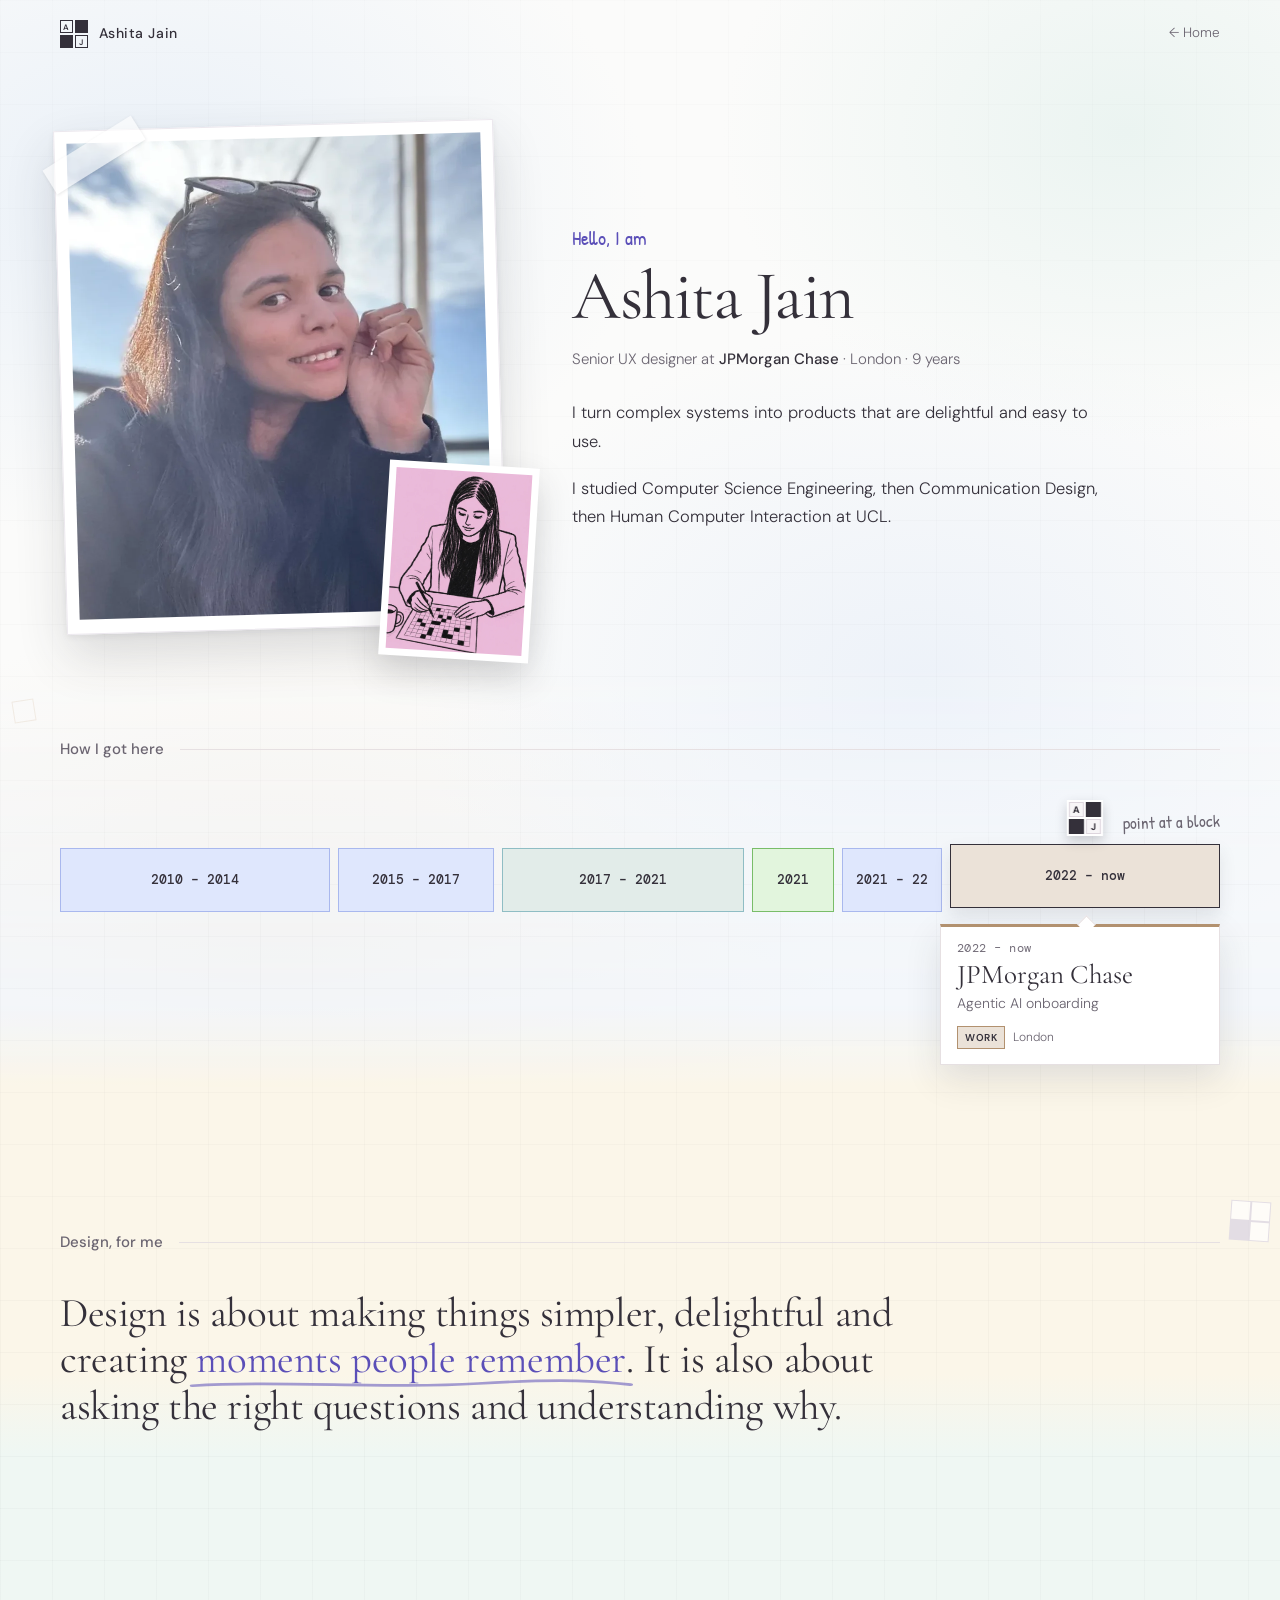
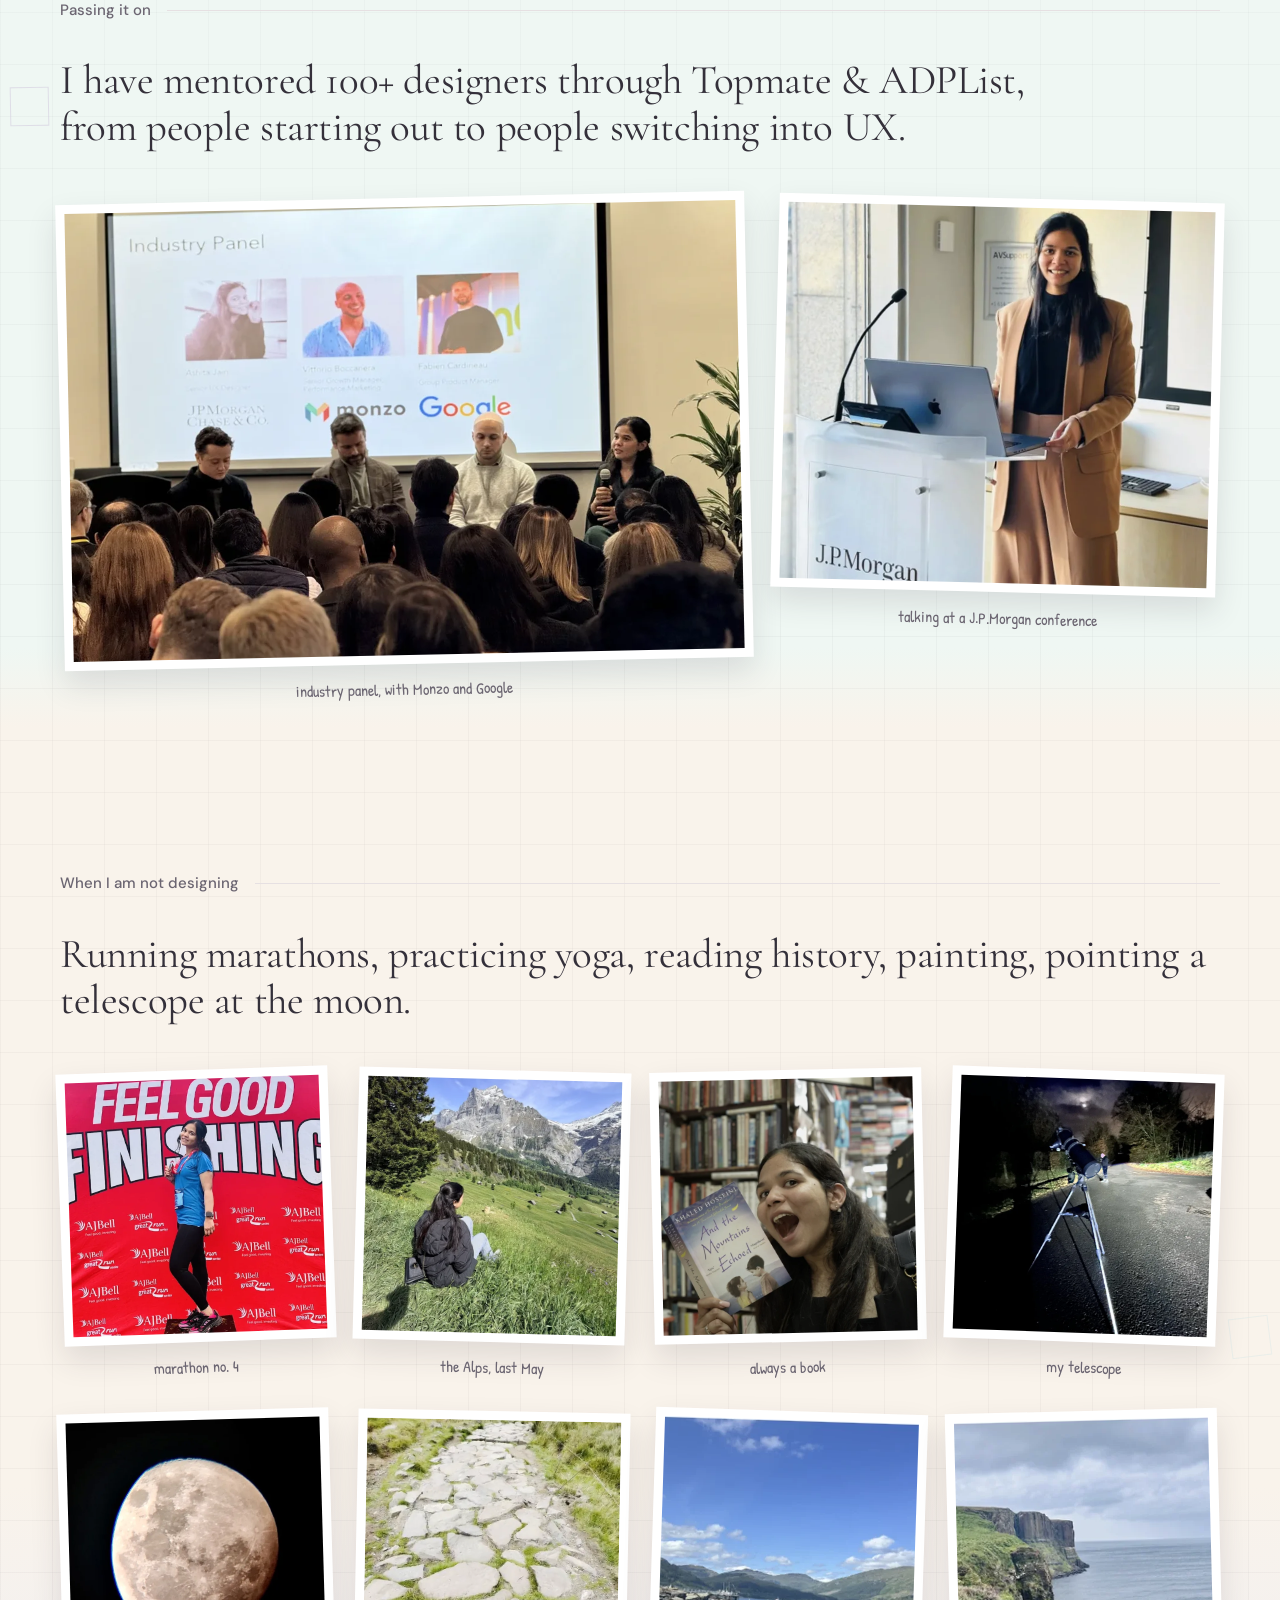
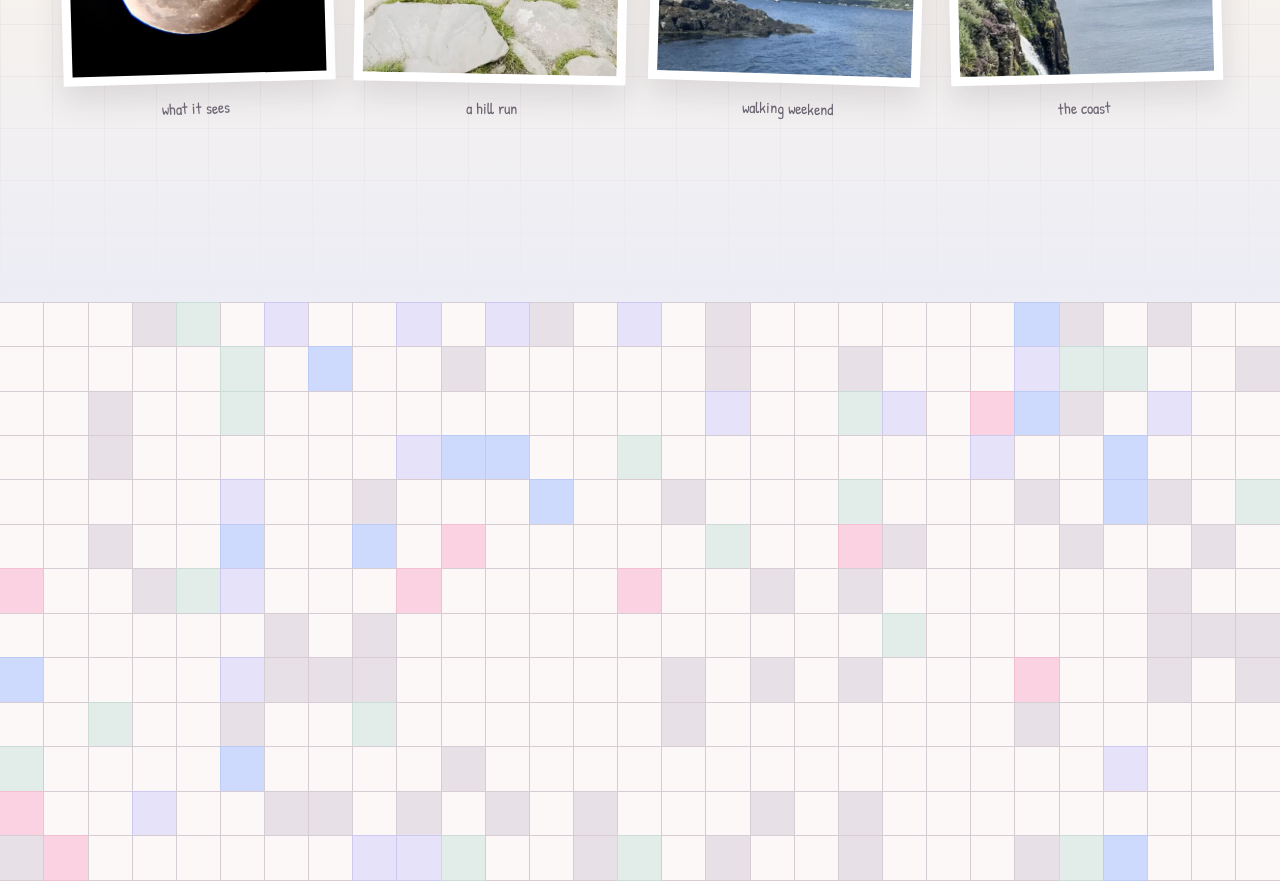
<file: about.html>
<!doctype html>
<html lang="en">
<head>
<meta charset="utf-8">
<meta name="viewport" content="width=device-width, initial-scale=1">
<meta name="description" content="About Ashita Jain: engineer turned UX designer, nine years in the work, mentoring designers, running marathons and pointing a telescope at the moon.">
<link rel="icon" type="image/svg+xml" href="data:image/svg+xml,%3Csvg xmlns='http://www.w3.org/2000/svg' viewBox='0 0 32 32'%3E%3Crect width='32' height='32' fill='%23faf7f5'/%3E%3Crect x='3' y='3' width='11' height='11' fill='none' stroke='%2334303a' stroke-width='2'/%3E%3Crect x='18' y='3' width='11' height='11' fill='%2334303a'/%3E%3Crect x='3' y='18' width='11' height='11' fill='%2334303a'/%3E%3Crect x='18' y='18' width='11' height='11' fill='none' stroke='%2334303a' stroke-width='2'/%3E%3C/svg%3E">
<title>About Ashita Jain</title>
<link rel="preconnect" href="https://fonts.googleapis.com">
<link rel="preconnect" href="https://fonts.gstatic.com" crossorigin>
<link rel="stylesheet" href="https://fonts.googleapis.com/css2?family=Patrick+Hand&family=Cormorant+Garamond:wght@400;500&family=DM+Mono:wght@400&family=DM+Sans:wght@300;400;500;600&display=swap">
<style>
  :root {
    --bg: #ffffff;
    --ink: #34303a;
    --mid: #6b6571;
    --light: #736d79;
    --rule: #e6e0e2;
    --cell-border: #ddd5dd;
    --cell-filled: #f7f5f7;
    --pur: #5b4fb8;
    --pur-soft: #b9b0ee;
    --pur-pale: #e5e2fa;
    --pink: #f5cfe0;
    --linen: #fff1e6;
    --mint: #e2ece9;
    --peri: #dfe7fd;
    --blush: #fde2e4;
    --lav: #eae4e9;
    --hand: 'Patrick Hand', cursive;
  }
  * { box-sizing: border-box; }
  figure { margin: 0; }
  html { -webkit-text-size-adjust: 100%; background: var(--bg); }
  body {
    margin: 0;
    overflow-x: clip;
    position: relative;
    background: transparent;
    color: var(--ink);
    font-family: 'DM Sans', system-ui, sans-serif;
    font-size: 15px;
    line-height: 1.7;
    font-weight: 300;
    -webkit-font-smoothing: antialiased;
  }
  .wrap { width: min(1160px, 100% - 48px); margin-inline: auto; }
  /* the same ground as the home page: a light wash at the top, a faint
     crossword grid, and a few loose squares in the side margins */
  .pagebg { position: absolute; left: 0; top: 0; width: 100%; z-index: -1; pointer-events: none; overflow: hidden; }
  .pagebg > i { position: absolute; inset: 0; }
  .pagebg .wash {
    bottom: auto; height: 1100px; background-color: transparent;
    background:
      radial-gradient(55% 45% at 12% 18%, #e9f0f8 0%, rgba(233,240,248,0) 70%),
      radial-gradient(45% 40% at 88% 12%, #ebf4f1 0%, rgba(235,244,241,0) 70%),
      radial-gradient(55% 45% at 72% 62%, #edf2f9 0%, rgba(237,242,249,0) 72%),
      radial-gradient(60% 45% at 22% 88%, #f7f1e9 0%, rgba(247,241,233,0) 72%),
      #fbfbfa;
    -webkit-mask-image: linear-gradient(to bottom, #000 60%, transparent);
            mask-image: linear-gradient(to bottom, #000 60%, transparent);
  }
  .pagebg .grid {
    background:
      linear-gradient(rgba(52,48,58,.075) 1px, transparent 1px) 0 0 / 52px 52px,
      linear-gradient(90deg, rgba(52,48,58,.075) 1px, transparent 1px) 0 0 / 52px 52px;
  }
  .pagebg .bits b { position: absolute; display: block; box-sizing: border-box; opacity: 0; transform: rotate(var(--rot)) scale(.4); transition: transform .6s cubic-bezier(.3,1.5,.5,1), opacity .4s ease; will-change: translate; }
  .pagebg .bits b.on { opacity: .65; transform: rotate(var(--rot)); }
  .pagebg .bits .sq { border: 1.5px solid var(--sq-c); }
  .pagebg .bits .fill { background: var(--sq-c); }
  .pagebg .bits .grid2 { display: grid; grid-template-columns: repeat(2, 1fr); gap: 1.5px; background: var(--sq-c); border: 1.5px solid var(--sq-c); }
  .pagebg .bits .grid2 i { background: #fff; }
  .pagebg .bits .grid2 i:nth-child(3) { background: var(--sq-c); }

  /* "moments people remember": an underline draws itself, the letters hop, small squares pop out */
  .wow { position: relative; display: inline-block; white-space: nowrap; color: var(--pur); cursor: default; }
  .wow .ch { display: inline-block; }
  .wow.go .ch { animation: wowHop .5s cubic-bezier(.3,1.6,.5,1) calc(var(--k) * 45ms) both; }
  .wow svg { position: absolute; left: -2%; bottom: -.18em; width: 104%; height: .32em; overflow: visible; pointer-events: none; }
  .wow svg path { fill: none; stroke: var(--pur); stroke-width: 2.4; stroke-linecap: round; stroke-dasharray: 260; stroke-dashoffset: 260; opacity: .55; }
  .wow.drawn svg path { transition: stroke-dashoffset .8s cubic-bezier(.4,0,.2,1); stroke-dashoffset: 0; }
  .wow .pop { position: absolute; left: 50%; top: 50%; width: 9px; height: 9px; border: 1.5px solid var(--pc); background: var(--pf, transparent); pointer-events: none;
    animation: wowPop .9s cubic-bezier(.2,.8,.3,1) forwards; }
  @keyframes wowHop { 0% { transform: none; } 40% { transform: translateY(-.22em) rotate(-4deg); } 100% { transform: none; } }
  @keyframes wowPop { 0% { transform: translate(-50%, -50%) scale(.3) rotate(0); opacity: 0; } 20% { opacity: 1; }
    100% { transform: translate(calc(-50% + var(--dx)), calc(-50% + var(--dy))) scale(1) rotate(var(--dr)); opacity: 0; } }
  /* on narrow screens the phrase wraps like normal text, with a plain underline */
  @media (max-width: 700px) {
    .wow { display: inline; white-space: normal; text-decoration: underline; text-decoration-color: color-mix(in srgb, var(--pur) 45%, transparent); text-decoration-thickness: 2px; text-underline-offset: .18em; }
    .wow svg { display: none; }
    .wow .ch { display: inline; }
    .wow.go .ch { animation: none; }
  }
  @media (prefers-reduced-motion: reduce) { .wow.go .ch, .wow .pop { animation: none; } .wow svg path { stroke-dashoffset: 0; } }


  /* ---- nav, the same chrome as the case studies ---- */
  nav {
    position: sticky; top: 0; z-index: 50;
    display: flex; justify-content: space-between; align-items: center;
    padding-block: 20px;
    border-bottom: 1px solid transparent;
  }
  /* see-through over the wash at the top; a full-width white bar once the page moves */
  nav::before { content: ""; position: absolute; top: 0; bottom: 0; left: calc(50% - 50vw); right: calc(50% - 50vw); z-index: -1;
    background: color-mix(in srgb, var(--bg) 94%, transparent); opacity: 0; transition: opacity .3s ease; }
  nav.stuck::before { opacity: 1; }
  nav.stuck { border-bottom-color: var(--rule); }
  .nav-brand {
    display: inline-flex; align-items: center; gap: 11px;
    font-size: 14px; font-weight: 500; letter-spacing: 0.04em;
    color: var(--ink); text-decoration: none;
  }
  .nav-brand:hover { color: var(--mid); }
  .monogram { display: grid; grid-template-columns: repeat(2, 13px); grid-auto-rows: 13px; gap: 1.5px; }
  .monogram i {
    display: grid; place-items: center;
    border: 1px solid var(--ink);
    font-style: normal; font-size: 8px; font-weight: 600;
  }
  .monogram i.fill { background: var(--ink); border-color: var(--ink); }

  /* the monogram turns a quarter when you point at it */
  .monogram, .monogram i { transition: transform .5s cubic-bezier(.3,1.5,.5,1); }
  a.nav-brand:hover .monogram, a.nav-brand:focus-visible .monogram { transform: rotate(90deg); }
  a.nav-brand:hover .monogram i, a.nav-brand:focus-visible .monogram i { transform: rotate(-90deg); }
  @media (prefers-reduced-motion: reduce) { .monogram, .monogram i { transition: none; } }
  nav .back { font-size: 13.5px; color: var(--mid); text-decoration: none; }
  nav .back:hover { color: var(--ink); }

  /* ---- hero ---- */
  .hero { display: grid; grid-template-columns: 440px minmax(0, 1fr); gap: 0 72px; align-items: center; padding: 56px 0 24px; }
  .shot { position: relative; }
  .shot .frame {
    position: relative; display: block;
    background: #fff;
    padding: 12px 12px 14px;
    transform: rotate(-1.6deg);
    border: 1px solid #ece8ee;
    box-shadow: 0 2px 6px rgba(52,48,58,.08), 0 22px 50px rgba(52,48,58,.16);
  }
  .shot img { width: 100%; height: auto; aspect-ratio: 4 / 4.6; object-fit: cover; object-position: 50% 30%; display: block; }
  .shot .tape {
    position: absolute; z-index: 2;
    width: 104px; height: 28px;
    background: rgba(255,255,255,.62);
    box-shadow: 0 1px 3px rgba(52,48,58,.12);
  }
  .shot .tape.a { left: -18px; top: 16px; transform: rotate(-32deg); }
  .shot .tape.b { right: -20px; bottom: 34px; transform: rotate(-28deg); }
  .shot .me {
    position: absolute; right: -34px; bottom: -30px; z-index: 3;
    width: 150px; background: #fff; padding: 7px;
    box-shadow: 0 16px 34px rgba(52,48,58,.18);
    transform: rotate(3.5deg);
  }
  .shot .me img { width: 100%; height: auto; aspect-ratio: 820 / 1090; object-fit: cover; display: block; }
  .shot figcaption {
    font-family: var(--hand); font-size: 17.5px; color: var(--mid);
    margin: 20px 0 0 14px; transform: rotate(-1.5deg);
  }

  h1 {
    font-family: 'Cormorant Garamond', Georgia, serif;
    font-weight: 400; font-size: clamp(46px, 5.4vw, 74px);
    line-height: 1.02; letter-spacing: -0.02em; margin: 0;
  }
  .role { font-size: 15px; color: var(--mid); margin: 16px 0 0; }
  .role b { font-weight: 500; color: var(--ink); }
  .hero p.lede { font-size: 16.5px; line-height: 1.75; margin: 26px 0 0; max-width: 48ch; }
  .hero p.lede + p.lede { margin-top: 18px; }
  .hi { font-family: var(--hand); font-size: 20px; color: var(--pur); margin: 0 0 6px; }

  /* ---- section chrome ---- */
  section { padding-block: 84px; }
  .kicker {
    display: flex; align-items: center; gap: 16px;
    font-family: 'DM Sans', system-ui, sans-serif; font-size: 15px; font-weight: 500;
    color: var(--mid);
    margin: 0 0 34px;
  }
  .kicker::after { content: ""; flex: 1; height: 1px; background: var(--rule); }
  h2 {
    font-family: 'Cormorant Garamond', Georgia, serif;
    font-weight: 400; font-size: clamp(30px, 3.2vw, 44px);
    line-height: 1.14; letter-spacing: -0.01em; margin: 0;
  }
  h2 em { font-style: normal; color: var(--pur); }

  /* ---- the route: one block per stage, as wide as it lasted; the logo jumps to the one you point at ---- */
  .route { position: relative; }
  .route.js .stops { display: none; }
  .years { display: none; position: relative; padding-top: 52px; padding-bottom: 150px; }
  .route.js .years { display: block; }
  .years .row { display: flex; gap: 8px; }
  .years .yb {
    position: relative; flex: var(--g) 1 0; min-width: 0; height: 64px; border: 1.5px solid var(--b); background: var(--c);
    display: flex; align-items: center; justify-content: center;
    font: 500 12.5px 'DM Mono', monospace; color: var(--ink); cursor: pointer; white-space: nowrap;
    transition: transform .3s cubic-bezier(.22,1,.36,1), box-shadow .3s ease, border-color .2s ease;
  }
  .years .yb:hover, .years .yb.on { transform: translateY(-4px); box-shadow: 0 8px 16px rgba(52,48,58,.10); }
  .years .yb.on { border-color: var(--ink); }
  .years .yb:focus-visible { outline: 2px solid var(--pur); outline-offset: 3px; }
  .years .logo {
    position: absolute; top: 0; left: 0; width: 36px; height: 36px; padding: 2px; z-index: 2;
    display: grid; grid-template-columns: 1fr 1fr; gap: 2px; background: #fff;
    box-shadow: 0 5px 12px rgba(52,48,58,.22); pointer-events: none; will-change: transform;
  }
  .years .logo i { border: 1.2px solid var(--cell-border); background: var(--cell-filled); font: 700 9.5px 'DM Sans', sans-serif; font-style: normal; display: flex; align-items: center; justify-content: center; color: var(--ink); }
  .years .logo i.f { background: var(--ink); border-color: var(--ink); }
  .years .tip {
    position: absolute; left: 0; top: 0; width: 280px; z-index: 3;
    background: #fff; border: 1px solid var(--rule); border-top: 3px solid var(--b);
    box-shadow: 0 14px 34px rgba(52,48,58,.12); padding: 14px 16px 15px;
    opacity: 0; transform: translateY(6px); transition: opacity .2s ease, transform .25s cubic-bezier(.22,1,.36,1), left .3s cubic-bezier(.22,1,.36,1);
    pointer-events: none;
  }
  .years .tip.show { opacity: 1; transform: none; }
  .years .tip::before { content: ""; position: absolute; top: -9px; left: var(--ax, 40px); width: 12px; height: 12px; background: #fff; border-left: 1px solid var(--rule); border-top: 1px solid var(--rule); transform: rotate(45deg); }
  .years .tip .r { font: 400 11.5px 'DM Mono', monospace; color: var(--light); letter-spacing: .04em; margin: 0; }
  .years .tip h3 { font-family: 'Cormorant Garamond', Georgia, serif; font-weight: 400; font-size: 27px; line-height: 1.1; margin: 4px 0 2px; }
  .years .tip p { font-size: 14px; color: var(--mid); margin: 0; }
  .years .tip .m { display: flex; gap: 8px; align-items: center; margin-top: 10px; font-size: 12px; color: var(--mid); }
  .years .tip .m b { font-size: 10px; font-weight: 600; letter-spacing: .06em; padding: 2px 7px; background: var(--c); border: 1px solid var(--b); color: var(--ink); }
  .years .hint { font: 400 17px var(--hand); color: var(--mid); margin: 0; position: absolute; right: 0; top: 14px; transform: rotate(-1.5deg); }
  /* phones: the blocks stack, and the card opens under the one you tap */
  @media (max-width: 760px) {
    .years { padding-top: 40px; padding-bottom: 0; }
    .years .row { flex-direction: column; }
    .years .yb { flex: none; height: 56px; justify-content: flex-start; padding-left: 16px; }
    .years .yb:hover, .years .yb.on { transform: none; }
    .years .tip { position: static; width: auto; transform: none; margin: 2px 0 6px; transition: opacity .2s ease; }
    .years .tip::before { display: none; }
    .years .hint { top: 6px; }
  }
  .stops { list-style: none; margin: 0; padding: 0; display: grid; grid-template-columns: repeat(6, 1fr); gap: 16px; }
  .stop { text-align: center; }
  .stop .cells { display: none; }
  .stop .yr { font-family: 'DM Mono', monospace; font-size: 11.5px; color: var(--light); }
  .stop b { display: block; font-size: 15px; font-weight: 500; margin-top: 4px; }
  .stop span { display: block; font-size: 13.5px; color: var(--mid); margin-top: 2px; }

  /* ---- design, for me ---- */
  .two { display: grid; grid-template-columns: minmax(0, 1fr) minmax(0, 1fr); gap: 0 72px; align-items: start; }
  .belief-line { max-width: none; text-wrap: balance; }
  .two p { font-size: 16px; margin: 0; }
  .two p + p { margin-top: 16px; }

  /* ---- mentoring ---- */
  .mentor { display: grid; grid-template-columns: minmax(0, 1fr) 300px; gap: 0 72px; align-items: center; }
  .mentor p { font-size: 16.5px; margin: 0; max-width: 46ch; }
  .tally { display: grid; gap: 14px; }
  .tally div { display: flex; align-items: baseline; gap: 14px; padding-bottom: 12px; border-bottom: 1px solid var(--rule); }
  .tally b { font-family: 'Cormorant Garamond', Georgia, serif; font-size: 34px; font-weight: 500; line-height: 1; color: var(--pur); }
  .tally span { font-size: 13.5px; color: var(--mid); }

  .talks { display: grid; grid-template-columns: 1.55fr 1fr; gap: 26px; margin-top: 48px; align-items: start; }
  .talks .pin img { aspect-ratio: 3 / 2; }
  /* the lectern photo is nearly square: show all of it, not a 3:2 crop */
  .talks .pin:nth-child(2) img { aspect-ratio: 760 / 670; }

  /* ---- off the clock ---- */
  .wall { display: grid; grid-template-columns: repeat(4, 1fr); gap: 30px 24px; margin-top: 46px; }
  .pin { position: relative; }
  .pin .ph {
    display: block; background: #fff; padding: 9px 9px 9px;
    box-shadow: 0 14px 30px rgba(52,48,58,.13);
    transform: rotate(var(--rot));
  }
  .pin img, .pin video { width: 100%; height: auto; aspect-ratio: 1; object-fit: cover; display: block; }
  .pin figcaption {
    font-family: var(--hand); font-size: 16px; color: var(--mid);
    text-align: center; margin-top: 12px; transform: rotate(var(--rot));
  }
  .pin.tall { grid-column: span 2; }

  /* ---- close ---- */

  @media (max-width: 1000px) {
    .hero { grid-template-columns: 1fr; gap: 40px; }
    .shot { max-width: 420px; }
    .two, .mentor { grid-template-columns: 1fr; gap: 28px; }
    .wall { grid-template-columns: repeat(3, 1fr); }
    .talks { grid-template-columns: 1fr; }
    .shot .me { width: 124px; right: -16px; }
    .stops { grid-template-columns: repeat(3, 1fr); gap: 34px 20px; }
  }
  @media (max-width: 620px) {
    .wrap { width: calc(100% - 32px); }
    section { padding-block: 60px; }
    .wall { grid-template-columns: repeat(2, 1fr); }
    .shot .me { width: 96px; right: 4px; bottom: -14px; }
    .shot .tape.a { left: -6px; }
    .shot .tape.b { right: -6px; }
    .pin.tall { grid-column: span 2; }
    .stops { grid-template-columns: repeat(2, 1fr); }
  }
  @media (prefers-reduced-motion: reduce) {
    * { animation: none !important; transition: none !important; }
  }
  /* ---------------------------------------------------------------
     Footer: the last puzzle. One composition on a fixed canvas,
     scaled to the viewport.
     ------------------------------------------------------------- */
  .ftr {
    --u: 52px;
    --cw: 1160px;
    --ch: 486px;
    --s: 1;
    --hand: 'Patrick Hand', cursive;
    --pur: #5b4fb8;
    --pur-soft: #b9b0ee;
    --pur-pale: #e5e2fa;
    position: relative;
    margin-top: 96px;
    padding: 24px 0 0;
    color: var(--ink);
  }
  .ftr::before {
    content: "";
    position: absolute; inset: 0;
    left: calc(50% - 50vw); right: calc(50% - 50vw);
    background: #e3e7fb url(img/sky.webp) center / cover no-repeat;
    pointer-events: none;
  }
  /* the sky and its grid fade in, so the section above runs into the footer without an edge */
  .ftr::before, .ftr::after {
    -webkit-mask-image: linear-gradient(to bottom, transparent 0, #000 240px);
            mask-image: linear-gradient(to bottom, transparent 0, #000 240px);
  }
  .ftr::after {
    content: "";
    position: absolute; inset: 0;
    left: calc(50% - 50vw); right: calc(50% - 50vw);
    background:
      linear-gradient(rgba(52,48,58,.07) 1px, transparent 1px) 0 0 / var(--u) var(--u),
      linear-gradient(90deg, rgba(52,48,58,.07) 1px, transparent 1px) 0 0 / var(--u) var(--u),
      rgba(255,255,255,.18);
    pointer-events: none;
  }
  .ftr-stage { position: relative; z-index: 1; height: calc(var(--ch) * var(--s)); }
  .ftr-canvas {
    position: absolute; left: 50%; top: 0;
    width: var(--cw); height: var(--ch);
    margin-left: calc(var(--cw) / -2);
    transform: scale(var(--s)); transform-origin: 50% 0;
  }
  .ftr-canvas > * { position: absolute; }

  /* handwriting */
  .fhand { font-family: var(--hand); color: var(--ink); line-height: 1.32; margin: 0; }
  .fhand.thanks { left: 236px; top: 14px; font-size: 20px; transform: rotate(-4deg); }
  .fhand.thanks svg { position: absolute; left: 168px; top: 48px; width: 56px; height: 40px; }
  .fhand.clue { left: 150px; top: 640px; font-size: 19.5px; width: 220px; }
  .fhand.clue small { display: block; font-family: 'DM Mono', monospace; font-size: 11px; letter-spacing: .1em; color: var(--pur); opacity: .8; margin-bottom: 4px; }
  .fhand.clue svg { position: absolute; left: -20px; top: -50px; width: 60px; height: 44px; transform: scaleX(-1); }
  .fhand svg path { fill: none; stroke: currentColor; stroke-width: 2; stroke-linecap: round; stroke-linejoin: round; }

  /* headline wrapping the puzzle */
  .ftr h2 { font-family: 'Cormorant Garamond', Georgia, serif; font-weight: 400; font-size: 46px; line-height: 1; letter-spacing: -0.01em; margin: 0; color: var(--ink); white-space: nowrap; }
  .ftr h2 { font-size: 40px; line-height: 1.08; letter-spacing: -0.015em; }
  .ftr h2 .em { font-style: normal; color: #6f6296; }
  .ftr h2.l1 { left: var(--x0); top: calc(var(--y0) + var(--u) * 3 - 58px); }
  .ftr h2 .em { font-size: 19px; margin-left: 5px; }

  /* crossword cells, absolutely placed */
  .fcw { --x0: 380px; --y0: -6px; }
  .fside { display: contents; }
  .fw {
    position: absolute;
    left: calc(var(--x0) + var(--c) * var(--u)); top: calc(var(--y0) + var(--r) * var(--u));
    display: flex;
  }
  .fw.d { flex-direction: column; }
  .fw i {
    position: relative;
    width: var(--u); height: var(--u); box-sizing: border-box;
    border: 1.5px solid var(--cell-border); background: #fff;
    display: flex; align-items: center; justify-content: center;
    font-style: normal; font-weight: 400; font-size: calc(var(--u) * 0.42);
    letter-spacing: .04em; color: #9b95a3;
  }
  .fw.k i {
    background: var(--pur-pale); border-color: var(--pur-soft); color: var(--pur); font-weight: 600;
    width: calc(var(--u) - 6px); height: calc(var(--u) - 6px); margin: 3px;
  }

  /* 4 down: the empty answer, which is the email link */
  .fmail {
    position: absolute;
    left: calc(var(--x0) + var(--u) * -6 - 8px); top: calc(var(--y0) + var(--u) * 7 - 8px);
    width: calc(var(--u) + 16px); height: calc(var(--u) * 5 + 16px);
    border: 2px solid rgba(91,79,184,.35); border-radius: 12px;
    box-sizing: border-box; padding: 6px;
    text-decoration: none; color: var(--pur);
    display: grid; grid-auto-rows: var(--u);
    background: rgba(255,255,255,.35);
    transition: background .3s, border-color .3s;
  }
  .fmail i {
    position: relative; width: var(--u); height: var(--u); box-sizing: border-box;
    border: 2px dashed var(--pur-soft); background: #fbfaff; margin-top: -2px;
    display: flex; align-items: center; justify-content: center;
    font-style: normal; font-weight: 600; font-size: 22px; letter-spacing: .04em;
  }
  .fmail i b { opacity: 0; transform: translateY(6px); transition: opacity .25s ease, transform .3s ease; transition-delay: calc(var(--i) * 70ms); font-weight: inherit; }
  .fmail i small { position: absolute; top: 3px; left: 5px; font-size: 10px; color: var(--light); }
  .fmail:hover, .fmail:focus-visible { border-color: var(--pur); background: rgba(255,255,255,.7); outline: none; }
  .fmail:hover i, .fmail:focus-visible i { border-style: solid; background: var(--pur-pale); }
  .fmail:hover i b, .fmail:focus-visible i b { opacity: 1; transform: none; }

  /* yoga clue and the LinkedIn entry */
  .fcta { left: var(--x0); top: 224px; }
  .fcta .lede { font-family: 'Cormorant Garamond', Georgia, serif; font-size: 22px; line-height: 1.32; letter-spacing: .004em; color: var(--mid); margin: 0 0 18px; }
  .fcta .ask { font-family: var(--hand); font-size: 19px; color: var(--ink); margin: 0 0 13px; }
  .fcta .row { display: flex; align-items: center; gap: 12px; }
  .fcta .arr { width: 34px; height: 34px; color: var(--mid); flex: none; }
  .fcta .arr path { fill: none; stroke: currentColor; stroke-width: 1.6; stroke-linecap: round; stroke-linejoin: round; }
  .flink {
    position: static;
    display: inline-flex; align-items: center; gap: 9px;
    height: 46px; padding: 0 22px; border-radius: 0;
    font-size: 14px; font-weight: 500; text-decoration: none;
    border: 1.5px solid var(--pur); color: var(--pur);
    transition: background .2s, color .2s, transform .2s;
  }
  .flink svg { width: 15px; height: 15px; }
  .flink.mail { background: var(--pur); color: #fff; border-color: var(--pur); }
  .flink.mail:hover { background: #4b40a0; transform: translateY(-2px); }
  .flink:not(.mail) { background: transparent; }
  .flink:not(.mail):hover { background: var(--pur-pale); transform: translateY(-2px); }

  /* the weakness note */
  .fcopy { font-family: var(--hand); font-size: 17px; color: var(--pur); opacity: 0; transform: translateX(-6px); transition: opacity .25s ease, transform .25s ease; white-space: nowrap; }
  .fcopy.on { opacity: 1; transform: none; }
  .fnote { display: none; right: 0; top: 0; width: 200px; padding: 16px 18px 20px; background: #fffbea; box-shadow: 0 8px 22px rgba(52,48,58,.10); transform: rotate(2deg); font-family: var(--hand); font-size: 19.5px; line-height: 1.3; color: var(--ink); }
  .fnote b { display: block; font-weight: 400; font-size: 16px; color: var(--mid); margin-bottom: 2px; }

  .ftr-bar { position: relative; z-index: 1; display: flex; justify-content: space-between; align-items: center; gap: 16px; margin-top: 10px; padding-bottom: 26px; font-size: 13px; color: var(--mid); }
  @media (max-width: 620px) { .ftr-bar { flex-direction: column; align-items: flex-start; gap: 10px; padding-bottom: 22px; } }
  .ftr-bar .thanks { font-family: var(--hand); font-size: 19px; color: var(--pur); }
  .ftr-bar .up { color: var(--mid); text-decoration: none; }
  .ftr-bar .up:hover { color: var(--ink); }


  @media (max-width: 760px) {
    .ftr { --u: 40px; padding: 8px 0 0; }
    .ftr-stage { height: auto; }
    .ftr-canvas {
      position: static; width: auto; height: auto; margin: 0;
      transform: none;
      display: flex; flex-direction: column; align-items: flex-start;
    }
    .ftr-canvas > * { position: static; }
    .fhand.thanks { order: 1; margin: 0 0 16px 2px; font-size: 19px; transform: rotate(-3deg); }
    .fhand.thanks svg { display: none; }
    .ftr h2.l1 { order: 2; font-size: clamp(30px, 8.5vw, 40px); margin: 0 0 14px; white-space: normal; }
    .ftr h2 .em { font-size: 0.5em; margin-left: 4px; }
    .fw.k { order: 3; margin-bottom: 30px; }
    .fcta { order: 4; margin-bottom: 34px; }
    .fcta .lede { font-size: 20px; }
    .fcta .row { margin-left: 0 !important; flex-wrap: wrap; gap: 10px; }
    .fcta .arr { display: none; }
    .fcopy { flex-basis: 100%; }
    .fside { display: flex; flex-direction: column; gap: 10px; order: 5; margin-bottom: 8px; }
    .fw { position: static; }
    .fw.d { flex-direction: row; }
  }
  @media (max-width: 420px) {
    .ftr { --u: 34px; }
    .fcta .lede { font-size: 18px; }
    .fcta .lede br { display: none; }
  }

  /* the footer arrives as a crossword; the cells clear as you scroll */
  .ftrcw {
    position: absolute;
    top: 0; bottom: 0;
    left: calc(50% - 50vw); right: calc(50% - 50vw);
    z-index: 5;
    display: grid;
    overflow: hidden;
    pointer-events: none;
  }
  .ftrcw i {
    background: #fbf8f7;
    border: 1.5px solid #d5ccd4;
    margin: -0.75px;
    transition: opacity 0.9s ease, transform 0.9s cubic-bezier(0.3, 0.9, 0.4, 1);
  }
  .ftrcw i.f { background: #e7e0e6; }
  .ftrcw i.p1 { background: #e5e2fa; border-color: #cec9f0; }
  .ftrcw i.p2 { background: #e2ece9; border-color: #cbdcd7; }
  .ftrcw i.p3 { background: #cddafd; border-color: #bccaf5; }
  .ftrcw i.p4 { background: #fad2e1; border-color: #f1bed2; }
  .ftrcw i.off { opacity: 0; transform: scale(0.66); }

  @media (prefers-reduced-motion: reduce) { .fmail i b { transition: none; } }

  /* crossword answers fill in, letter by letter, the first time they come into view */
  .fill-wait i { color: transparent !important; }
  .fill-go i { animation: fillIn .46s cubic-bezier(.3,1.5,.5,1) var(--fd, 0ms) backwards; }
  @keyframes fillIn { from { color: transparent; transform: scale(.5) rotate(-10deg); } 60% { transform: scale(1.12); } }


  .skip { position: absolute; left: 16px; top: -48px; z-index: 100; padding: 8px 14px; background: #34303a; color: #fff; font-size: 14px; text-decoration: none; }
  .skip:focus { top: 12px; outline: 2px solid #5b4fb8; outline-offset: 2px; }
</style>
</head>
<body>

<div class="wrap">
  <a class="skip" href="#main">Skip to content</a>
<nav id="nav">
    <a class="nav-brand" href="./" aria-label="Ashita Jain, home">
      <span class="monogram" aria-hidden="true"><i>A</i><i class="fill"></i><i class="fill"></i><i>J</i></span>
      Ashita Jain
    </a>
    <a class="back" href="./">&larr; Home</a>
  </nav>
<main id="main">

  <header class="hero">
    <figure class="shot">
      <span class="tape a" aria-hidden="true"></span>
      <span class="tape b" aria-hidden="true"></span>
      <span class="frame"><img src="img/ashita.webp" alt="Ashita Jain" width="798" height="1076"></span>
      <span class="me"><img src="img/ill-cw.webp" alt="Line drawing of Ashita at a desk, filling in a crossword" width="820" height="1090"></span>
    </figure>
    <div>
      <p class="hi">Hello, I am</p>
      <h1>Ashita Jain</h1>
      <p class="role">Senior UX designer at <b>JPMorgan Chase</b> &middot; London &middot; 9 years</p>
      <p class="lede">I turn complex systems into products that are delightful and easy to use.</p>
      <p class="lede">I studied Computer Science Engineering, then Communication Design, then Human Computer Interaction at UCL.</p>
    </div>
  </header>

  <section id="route">
    <p class="kicker">How I got here</p>
    <div class="route">
      <ol class="stops">
        <li class="stop">
          <span class="cells" aria-hidden="true"><i>C</i><i>S</i><i>E</i></span>
          <span class="yr">2010 to 2014</span>
          <b>Computer Science</b>
          <span>B.E., Bhilai</span>
        </li>
        <li class="stop">
          <span class="cells" aria-hidden="true"><i>D</i><i>E</i><i>S</i></span>
          <span class="yr">2015 to 2017</span>
          <b>Communication Design</b>
          <span>M.Des, DAIICT</span>
        </li>
        <li class="stop">
          <span class="cells" aria-hidden="true"><i>0</i><i>&rarr;</i><i>1</i></span>
          <span class="yr">2017 to 2021</span>
          <b>ConnectLab.ai</b>
          <span>MiDigiWorld, founding designer</span>
        </li>
        <li class="stop">
          <span class="cells" aria-hidden="true"><i>S</i><i>E</i><i>C</i></span>
          <span class="yr">2021</span>
          <b>ServiceNow</b>
          <span>MITRE ATT&amp;CK</span>
        </li>
        <li class="stop">
          <span class="cells" aria-hidden="true"><i>H</i><i>C</i><i>I</i></span>
          <span class="yr">2021 to 2022</span>
          <b>UCL</b>
          <span>MSc HCI, Dean's List</span>
        </li>
        <li class="stop now">
          <span class="cells" aria-hidden="true"><i>A</i><i>I</i></span>
          <span class="yr">2022 to now</span>
          <b>JPMorgan Chase</b>
          <span>Agentic AI onboarding</span>
        </li>
      </ol>
    </div>
  </section>

  <section id="design">
    <p class="kicker">Design, for me</p>
    <h2 class="belief-line">Design is about making things simpler, delightful and creating <span class="wow">moments people remember</span>. It is also about asking the right questions and understanding why.</h2>

  </section>

  <section id="mentoring">
    <p class="kicker">Passing it on</p>
    <h2 class="belief-line">I have mentored 100+ designers through Topmate &amp; ADPList, from people starting out to people switching into UX.</h2>
    <div class="talks">
      <figure class="pin"><span class="ph" style="--rot:-1.2deg"><img src="img/panel.webp" alt="Ashita speaking on an industry panel" width="1000" height="697" loading="lazy"></span><figcaption style="--rot:-1.2deg">industry panel, with Monzo and Google</figcaption></figure>
      <figure class="pin"><span class="ph" style="--rot:1.4deg"><img src="img/talk.webp" alt="Ashita presenting at a J.P.Morgan lectern" width="760" height="670" loading="lazy"></span><figcaption style="--rot:1.4deg">talking at a J.P.Morgan conference</figcaption></figure>
    </div>
  </section>

  <section id="offclock">
    <p class="kicker">When I am not designing</p>
    <h2>Running marathons, practicing yoga, reading history, painting, pointing a telescope at the moon.</h2>
    <div class="wall">
      <figure class="pin"><span class="ph" style="--rot:-2deg"><img src="img/run.webp" alt="At the finish of a Great Run race" width="800" height="800" loading="lazy"></span><figcaption style="--rot:-2deg">marathon no. 4</figcaption></figure>
      <figure class="pin"><span class="ph" style="--rot:1.5deg"><img src="img/alps.webp" alt="Sitting on a hillside in the Alps" width="600" height="600" loading="lazy"></span><figcaption style="--rot:1.5deg">the Alps, last May</figcaption></figure>
      <figure class="pin"><span class="ph" style="--rot:-1.2deg"><img src="img/books.webp" alt="Holding a book in a bookshop" width="720" height="720" loading="lazy"></span><figcaption style="--rot:-1.2deg">always a book</figcaption></figure>
      <figure class="pin"><span class="ph" style="--rot:2deg"><img src="img/telescope.webp" alt="My telescope set up on a road at night" width="800" height="800" loading="lazy"></span><figcaption style="--rot:2deg">my telescope</figcaption></figure>
      <figure class="pin"><span class="ph" style="--rot:-1.6deg"><img src="img/moon.webp" alt="The moon photographed through my telescope" width="800" height="800" loading="lazy"></span><figcaption style="--rot:-1.6deg">what it sees</figcaption></figure>
      <figure class="pin"><span class="ph" style="--rot:1.1deg"><video data-src="img/trail.mp4" poster="img/trail.webp" muted loop playsinline preload="none" aria-label="Running up a stone path on a hill"></video></span><figcaption style="--rot:1.1deg">a hill run</figcaption></figure>
      <figure class="pin"><span class="ph" style="--rot:1.8deg"><img src="img/loch.webp" alt="A loch with hills on both sides" width="760" height="421" loading="lazy"></span><figcaption style="--rot:1.8deg">walking weekend</figcaption></figure>
      <figure class="pin"><span class="ph" style="--rot:-1.4deg"><img src="img/cliff.webp" alt="Green cliffs above the sea" width="760" height="447" loading="lazy"></span><figcaption style="--rot:-1.4deg">the coast</figcaption></figure>
    </div>
  </section>
</div>

</main>
<div class="wrap">
<footer class="ftr" id="contact">
  <div class="ftr-stage">
    <div class="ftr-canvas fcw">
      <p class="fhand thanks">The answer<br>was here all along...
        <svg viewBox="0 0 56 40" aria-hidden="true"><path d="M4 4 C 14 26, 30 34, 50 34"/><path d="M38 26 L 51 34 L 40 40"/></svg>
      </p>
      <h2 class="l1">Human <span class="em">behind this.</span></h2>
      <div class="fside">
      <div class="fw d " style="--c:-6;--r:2"><i>B</i><i>O</i><i>O</i><i>K</i><i>S</i></div>
      <div class="fw " style="--c:7;--r:1"><i>R</i><i>U</i><i>N</i><i>N</i><i>I</i><i>N</i><i>G</i></div>
      <div class="fw d " style="--c:11;--r:4"><i>H</i><i>I</i><i>K</i><i>E</i></div>
      </div>
      <div class="fw k" data-fill="0" style="--c:0;--r:3"><i>A</i><i>S</i><i>H</i><i>I</i><i>T</i><i>A</i></div>
      <div class="fcta">
        <p class="lede">Every design problem starts as a puzzle <br>and I love solving them.</p>
        <p class="ask">Want to solve something together?</p>
        <div class="row" style="margin-left:-46px">
          <svg class="arr" viewBox="0 0 34 34" aria-hidden="true"><path d="M6 4c1 12 8 20 22 22"/><path d="M22 20l6 6-7 4"/></svg>
          <a class="flink mail" id="ftrMail" target="_blank" rel="noopener" href="mailto:ashitajain.work@gmail.com?subject=A%20puzzle%20for%20you&body=Hi%20Ashita%2C%0A%0AI%20found%20your%20portfolio%20and%20I%20have%20a%20design%20problem%20I%20would%20like%20to%20talk%20through.%0A%0AHere%20is%20the%20short%20version%3A%0A%0A"><svg viewBox="0 0 24 24" fill="none" stroke="currentColor" stroke-width="1.8" aria-hidden="true"><rect x="3" y="5" width="18" height="14" rx="2"/><path d="M3 7l9 6 9-6"/></svg>Email me</a>
          <a class="flink" href="https://www.linkedin.com/in/ashitajain06/" target="_blank" rel="noopener"><svg viewBox="0 0 24 24" fill="currentColor" aria-hidden="true"><path d="M4.5 3.5a2 2 0 110 4 2 2 0 010-4zM3 9h3v11H3zM10 9h2.8v1.6c.5-.9 1.7-1.9 3.6-1.9 3.4 0 4.1 2.2 4.1 5V20h-3v-5.4c0-1.3 0-3-1.9-3s-2.1 1.4-2.1 2.9V20h-3z"/></svg>LinkedIn</a>
          <span class="fcopy" id="ftrCopy" role="status" aria-live="polite"></span>
        </div>
      </div>
    </div>
  </div>
  <div class="ftr-bar">
    <span>&copy; 2026 Ashita Jain</span>
    <span class="thanks">Thanks for being here.</span>
    <a class="up" href="#" id="ftrUp">Back to top &uarr;</a>
  </div>
</footer>
</div>

<script>
// the nav gains a hairline once the page has moved
(() => {
  const nav = document.getElementById('nav');
  const check = () => nav.classList.toggle('stuck', scrollY > 8);
  check(); addEventListener('scroll', check, { passive: true });
})();


// Where the visible part of the page is. Inside the host's frame, the frame grows
// to fit the page and the outer page does the scrolling, so this document never
// scrolls and scroll events and innerHeight say nothing. Thin strips down the page,
// watched by IntersectionObserver, report which part is on screen in either case.
const VP = (() => {
  const STEP = 16, subs = [];
  const vp = { top: 0, height: innerHeight, bottom: innerHeight, framed: false, on: f => subs.push(f) };
  const rail = document.createElement('div');
  rail.setAttribute('aria-hidden', 'true');
  rail.style.cssText = 'position:absolute;left:0;top:0;width:1px;opacity:0;pointer-events:none;overflow:hidden';
  document.body.appendChild(rail);
  let vis = new Uint8Array(0), io = null, queued = false;
  const emit = () => { queued = false; subs.forEach(f => f(vp)); };
  const kick = () => { if (!queued) { queued = true; requestAnimationFrame(emit); } };
  const fromRail = () => {
    let a = -1, b = -1;
    for (let i = 0; i < vis.length; i++) if (vis[i]) { if (a < 0) a = i; b = i; }
    if (a < 0) return;
    vp.top = a * STEP; vp.bottom = (b + 1) * STEP; vp.height = vp.bottom - vp.top;
  };
  const mode = () => {
    const de = document.documentElement;
    vp.framed = window.top !== window.self && de.scrollHeight <= innerHeight + 4;
    if (vp.framed) fromRail();
    else { vp.top = scrollY; vp.height = innerHeight; vp.bottom = vp.top + innerHeight; }
  };
  const build = () => {
    const de = document.documentElement;
    if (!(window.top !== window.self && de.scrollHeight <= innerHeight + 4)) {
      if (io) { io.disconnect(); io = null; rail.innerHTML = ''; vis = new Uint8Array(0); }
      return;
    }
    const h = de.scrollHeight - 2, n = Math.ceil(h / STEP);
    if (n === vis.length) return;
    if (io) io.disconnect();
    rail.style.height = n * STEP + 'px';
    rail.innerHTML = '<i style="display:block;height:' + STEP + 'px"></i>'.repeat(n);
    vis = new Uint8Array(n);
    const idx = new Map([...rail.children].map((c, i) => [c, i]));
    io = new IntersectionObserver(es => {
      es.forEach(e => { vis[idx.get(e.target)] = e.isIntersecting ? 1 : 0; });
      if (vp.framed) { fromRail(); kick(); }
    });
    idx.forEach((i, c) => io.observe(c));
  };
  const refresh = () => { build(); mode(); kick(); };
  addEventListener('scroll', () => { if (!vp.framed) { vp.top = scrollY; vp.bottom = vp.top + vp.height; kick(); } }, { passive: true });
  addEventListener('resize', refresh);
  addEventListener('load', refresh);
  if ('ResizeObserver' in window) new ResizeObserver(refresh).observe(document.body);
  refresh();
  return vp;
})();

// Crossword answers fill in, letter by letter, the first time they come into view.
// Anything already on screen, or any viewer who prefers less motion, sees them filled.
(() => {
  if (matchMedia('(prefers-reduced-motion: reduce)').matches || !('IntersectionObserver' in window)) return;
  document.querySelectorAll('[data-fill]').forEach(g => {
    const base = +g.dataset.fill || 0;
    const cells = [...g.querySelectorAll('i')];
    cells.forEach((c, i) => c.style.setProperty('--fd', (base + i * 110) + 'ms'));
    let first = true;
    const io = new IntersectionObserver(es => {
      const e = es[es.length - 1];
      if (first) {
        first = false;
        if (e.isIntersecting) { io.disconnect(); return; }
        g.classList.add('fill-wait');
        g.dispatchEvent(new CustomEvent('fillwait'));
        return;
      }
      if (e.intersectionRatio < 0.99) return;
      io.disconnect();
      g.classList.replace('fill-wait', 'fill-go');
      g.dispatchEvent(new CustomEvent('filling'));
      setTimeout(() => g.classList.remove('fill-go'), base + cells.length * 110 + 700);
    }, { threshold: [0, 1] });
    io.observe(g);
  });
})();

// The route as a timeline: one block per stage, as wide as it lasted. Point at
// a block (or tap it) and the AJ logo jumps onto it with a card of what I did.
(() => {
  const route = document.querySelector('.route');
  if (!route) return;
  const ST = [
    { r: '2010 – 2014', t: 'Computer Science', w: 'B.E., Bhilai', place: 'India', tag: 'STUDY', c: '#dfe7fd', b: '#a9b8ee', g: 4.5 },
    { r: '2015 – 2017', t: 'Communication Design', w: 'M.Des, DAIICT', place: 'India', tag: 'STUDY', c: '#dfe7fd', b: '#a9b8ee', g: 2.5 },
    { r: '2017 – 2021', t: 'ConnectLab.ai', w: 'MiDigiWorld, founding designer', place: 'India', tag: 'WORK', c: '#e2ece9', b: '#8fbdc4', g: 4 },
    { r: '2021', t: 'ServiceNow', w: 'MITRE ATT&CK', place: 'India', tag: 'WORK', c: '#e2f5dd', b: '#79bd68', g: 1.2 },
    { r: '2021 – 22', t: 'UCL', w: 'MSc HCI, Dean’s List', place: 'London', tag: 'STUDY', c: '#dfe7fd', b: '#a9b8ee', g: 1.5 },
    { r: '2022 – now', t: 'JPMorgan Chase', w: 'Agentic AI onboarding', place: 'London', tag: 'WORK', c: '#ebe2d8', b: '#b2916f', g: 4.5 },
  ];
  const wrap = document.createElement('div');
  wrap.className = 'years';
  const row = document.createElement('div');
  row.className = 'row';
  const blocks = ST.map((s, i) => {
    const d = document.createElement('button');
    d.type = 'button'; d.className = 'yb'; d.textContent = s.r;
    d.setAttribute('aria-label', s.r + ', ' + s.t + ', ' + s.w);
    d.style.setProperty('--c', s.c); d.style.setProperty('--b', s.b); d.style.setProperty('--g', s.g);
    d.addEventListener('mouseenter', () => go(i));
    d.addEventListener('focus', () => go(i));
    d.addEventListener('click', () => go(i));
    row.appendChild(d);
    return d;
  });
  const logo = document.createElement('div');
  logo.className = 'logo'; logo.setAttribute('aria-hidden', 'true');
  logo.innerHTML = '<i>A</i><i class="f"></i><i class="f"></i><i>J</i>';
  const tip = document.createElement('div');
  tip.className = 'tip'; tip.setAttribute('role', 'status');
  const hint = document.createElement('p');
  hint.className = 'hint'; hint.textContent = matchMedia('(hover: hover)').matches ? 'point at a block' : 'tap a block';
  wrap.append(hint, logo, row, tip);
  route.appendChild(wrap);
  route.classList.add('js');

  const reduced = matchMedia('(prefers-reduced-motion: reduce)').matches;
  let cur = -1, pos = null, anim = 0;
  const box = i => { const w = wrap.getBoundingClientRect(), r = blocks[i].getBoundingClientRect(); return { l: r.left - w.left, t: r.top - w.top, w: r.width, h: r.height, W: w.width }; };
  const put = p => { pos = p; logo.style.transform = 'translate(' + p.x.toFixed(1) + 'px,' + p.y.toFixed(1) + 'px)'; };
  // a hop in an arc from the block it is on to the next
  const jump = to => {
    cancelAnimationFrame(anim);
    if (!pos || reduced) { put(to); return; }
    const from = pos, dist = Math.hypot(to.x - from.x, to.y - from.y), dur = Math.min(520, 240 + dist * 0.35), h = Math.min(70, 18 + dist * 0.12), t0 = performance.now();
    const step = now => {
      const k = Math.min(1, (now - t0) / dur), e = k < .5 ? 2 * k * k : 1 - Math.pow(-2 * k + 2, 2) / 2;
      put({ x: from.x + (to.x - from.x) * e, y: from.y + (to.y - from.y) * e - Math.sin(Math.PI * k) * h });
      if (k < 1) anim = requestAnimationFrame(step);
    };
    anim = requestAnimationFrame(step);
  };
  // the card sits under the block, kept inside the row, with its pointer on the block's middle
  const narrow = () => matchMedia('(max-width: 760px)').matches;
  const card = i => {
    const s = ST[i], cw = 280;
    tip.style.setProperty('--b', s.b); tip.style.setProperty('--c', s.c);
    tip.innerHTML = '<p class="r">' + s.r + '</p><h3>' + s.t + '</h3><p>' + s.w + '</p><p class="m"><b>' + s.tag + '</b>' + s.place + '</p>';
    if (narrow()) { blocks[i].after(tip); tip.classList.add('show'); return; }
    if (tip.parentNode !== wrap) wrap.appendChild(tip);
    const b = box(i);
    const mid = b.l + b.w / 2, left = Math.max(0, Math.min(b.W - cw, mid - cw / 2));
    tip.style.left = left + 'px'; tip.style.top = (b.t + b.h + 16) + 'px';
    tip.style.setProperty('--ax', (mid - left - 6) + 'px');
    tip.classList.add('show');
  };
  function go(i) {
    if (i === cur) return;
    cur = i;
    blocks.forEach((el, k) => el.classList.toggle('on', k === i));
    card(i);
    jump(seat(i));
  }
  // on a wide screen the logo stands on top of the block; on a phone it sits at its right end
  const seat = i => { const b = box(i); return narrow() ? { x: b.l + b.w - 48, y: b.t + (b.h - 36) / 2 } : { x: b.l + b.w / 2 - 18, y: b.t - 44 }; };
  go(0);
  const last = ST.length - 1;
  // the first time the timeline comes into view, the logo hops from the start to now
  if (!reduced && 'IntersectionObserver' in window) {
    const io = new IntersectionObserver(es => {
      if (!es.some(e => e.isIntersecting)) return;
      io.disconnect();
      let i = 0;
      const t = setInterval(() => { i++; go(i); if (i >= last) clearInterval(t); }, 420);
    }, { threshold: 0.6 });
    io.observe(row);
  } else go(last);
  addEventListener('resize', () => { if (cur < 0) return; const c = cur; cur = -1; card(c); put(seat(c)); cur = c; });
})();


// The same ground as the home page: wash, grid, and loose squares in the margins.
(() => {
  const bg = document.createElement('div');
  bg.className = 'pagebg'; bg.setAttribute('aria-hidden', 'true');
  bg.innerHTML = '<i class="tint"></i><i class="wash"></i><i class="grid"></i><div class="bits"></div>';
  document.body.prepend(bg);
  const tint = bg.querySelector('.tint'), grid = bg.querySelector('.grid'), bits = bg.querySelector('.bits');
  // each section has its own soft colour; the page blends from one to the next as you scroll
  const TINT = { route: '#f2f6fb', design: '#fbf6e9', mentoring: '#eff7f3', offclock: '#f9f3eb' };
  const top = el => el.getBoundingClientRect().top + scrollY;
  const COLS = ['#cddafd', '#bee1e6', '#e2ece9', '#ebe2d8', '#d6cfe0'], KINDS = ['sq', 'fill', 'grid2', 'sq'];
  const layout = () => {
    bg.style.height = '0px';
    const H = document.documentElement.scrollHeight, W = document.documentElement.clientWidth;
    bg.style.height = H + 'px';
    const ftr = document.querySelector('.ftr'), f = ftr ? ftr.getBoundingClientRect().top + scrollY : H;
    const vh = innerHeight, st = ['#fbfbfa 0px'];
    Object.entries(TINT).forEach(([id, c]) => {
      const sec = document.getElementById(id);
      if (!sec) return;
      const a = top(sec), b = a + sec.offsetHeight;
      // the last section lets go of its colour early, so it has room to turn into the footer sky
      const end = id === 'offclock' ? Math.max(a + 120, b - 320) : Math.max(a + 120, b - 140);
      st.push(c + ' ' + Math.round(a - 60) + 'px', c + ' ' + Math.round(end) + 'px');
    });
    st.push('#e6eafa ' + Math.round(f + 200) + 'px', '#e6eafa ' + H + 'px');
    tint.style.background = 'linear-gradient(to bottom, ' + st.join(', ') + ')';
    // grid: barely there at the top, a little stronger lower down, gone into the footer
    grid.style.webkitMaskImage = grid.style.maskImage = 'linear-gradient(to bottom, rgba(0,0,0,.18) 0px, rgba(0,0,0,.45) ' + Math.round(f * 0.6) + 'px, rgba(0,0,0,.5) ' + Math.round(f - 200) + 'px, transparent ' + Math.round(f) + 'px)';
    // loose squares only where there is a margin wide enough
    bits.innerHTML = '';
    const wrap = document.querySelector('main .wrap, main section') || document.querySelector('main');
    const r = wrap.getBoundingClientRect(), gutL = r.left - 16, gutR = W - r.right - 16;
    if (gutL < 44 && gutR < 44) return;
    let seed = 7, y = 700, left = true;
    const rnd = () => (seed = (seed * 16807) % 2147483647) / 2147483647;
    while (y < f - 200) {
      const side = (left ? gutL : gutR) >= 44 ? left : !left, gut = side ? gutL : gutR, size = Math.round(22 + rnd() * Math.min(40, gut - 20));
      const b = document.createElement('b'), kind = KINDS[Math.floor(rnd() * KINDS.length)];
      b.className = kind;
      if (kind === 'grid2') b.innerHTML = '<i></i><i></i><i></i><i></i>';
      b.style.cssText = 'width:' + size + 'px;height:' + size + 'px;top:' + Math.round(y) + 'px;' + (side ? 'left:' : 'right:') + Math.round(10 + rnd() * Math.max(0, gut - size - 10)) + 'px;--rot:' + Math.round(rnd() * 30 - 15) + 'deg;--sq-c:' + COLS[Math.floor(rnd() * COLS.length)];
      b.dataset.s = (0.12 + rnd() * 0.22).toFixed(2) * (rnd() < .5 ? -1 : 1);
      bits.appendChild(b);
      y += 260 + rnd() * 320; left = !left;
    }
    watch();
  };
  // the squares pop in as you reach them, then drift at their own speed while you scroll
  const still = matchMedia('(prefers-reduced-motion: reduce)').matches;
  let io = null, raf = 0;
  const watch = () => {
    if (io) io.disconnect();
    const list = [...bits.children];
    if (still || !('IntersectionObserver' in window)) { list.forEach(b => b.classList.add('on')); return; }
    io = new IntersectionObserver(es => es.forEach(e => { if (e.isIntersecting) e.target.classList.add('on'); }), { rootMargin: '0px 0px -10% 0px' });
    list.forEach(b => io.observe(b));
    drift();
  };
  const drift = () => {
    if (still) return;
    const y = scrollY;
    for (const b of bits.children) b.style.translate = '0 ' + (y * +b.dataset.s).toFixed(1) + 'px';
  };
  addEventListener('scroll', () => { if (!raf) raf = requestAnimationFrame(() => { raf = 0; drift(); }); }, { passive: true });
  layout();
  addEventListener('load', layout);
  let t = 0; addEventListener('resize', () => { clearTimeout(t); t = setTimeout(layout, 150); });
})();

// "moments people remember": the letters hop and a few squares pop out, once when it comes into view and again on hover.
(() => {
  const w = document.querySelector('.wow');
  if (!w) return;
  const text = w.textContent;
  w.setAttribute('aria-label', text);
  // letters grouped by word, so a line only ever breaks between words
  let k = 0;
  w.innerHTML = text.split(' ').map(word => '<span style="white-space:nowrap">' + [...word].map(ch => '<span class="ch" aria-hidden="true" style="--k:' + (k++) + '">' + ch + '</span>').join('') + '</span>').join(' ')
    + '<svg viewBox="0 0 200 12" preserveAspectRatio="none" aria-hidden="true"><path d="M2 8 C 40 3, 90 11, 130 6 S 185 4, 198 7"/></svg>';
  const reduced = matchMedia('(prefers-reduced-motion: reduce)').matches;
  const COL = ['#5b4fb8', '#8fbdc4', '#b2916f', '#a9b8ee', '#79bd68'];
  let busy = false;
  const play = () => {
    w.classList.add('drawn');
    if (reduced || busy) return;
    busy = true;
    w.classList.remove('go'); void w.offsetWidth; w.classList.add('go');
    for (let k = 0; k < 9; k++) {
      const p = document.createElement('i'), a = (k / 9) * Math.PI * 2 + Math.random() * .5, d = 60 + Math.random() * 50, c = COL[k % COL.length];
      p.className = 'pop';
      p.style.cssText = '--dx:' + (Math.cos(a) * d).toFixed(0) + 'px;--dy:' + (Math.sin(a) * d * .7).toFixed(0) + 'px;--dr:' + Math.round(Math.random() * 120 - 60) + 'deg;--pc:' + c + ';' + (k % 3 === 0 ? '--pf:' + c + ';' : '') + 'animation-delay:' + (k * 25) + 'ms';
      w.appendChild(p);
      setTimeout(() => p.remove(), 1200);
    }
    setTimeout(() => { busy = false; }, 1000);
  };
  w.addEventListener('mouseenter', play);
  w.addEventListener('click', play);
  if ('IntersectionObserver' in window) {
    const io = new IntersectionObserver(es => { if (es.some(e => e.isIntersecting)) { io.disconnect(); setTimeout(play, 300); } }, { threshold: 1 });
    io.observe(w);
  } else play();
})();

document.getElementById('ftrUp')?.addEventListener('click', e => { e.preventDefault(); scrollTo({ top: 0, behavior: 'smooth' }); });

// The email button: open the mail app, and always leave the address behind.
(() => {
  const a = document.getElementById('ftrMail'), note = document.getElementById('ftrCopy');
  if (!a || !note) return;
  const ADDR = 'ashitajain.work@gmail.com';
  let t;
  const say = msg => {
    note.textContent = msg;
    note.classList.add('on');
    clearTimeout(t);
    t = setTimeout(() => note.classList.remove('on'), 4000);
  };
  a.addEventListener('click', e => {
    e.preventDefault();
    let opened = false;
    try { opened = !!window.open(a.href, '_blank'); } catch (err) {}
    if (!opened) { try { location.href = a.href; opened = true; } catch (err) {} }
    if (navigator.clipboard) {
      navigator.clipboard.writeText(ADDR).then(() => say('copied ' + ADDR), () => say(ADDR));
    } else {
      say(ADDR);
    }
  });
})();

// Fit the footer canvas to the viewport width.
(() => {
  const f = document.querySelector('.ftr'); if (!f) return;
  const fit = () => {
    const w = document.documentElement.clientWidth;
    f.style.setProperty('--s', w <= 760 ? 1 : Math.min(1, (w - 32) / 1160).toFixed(4));
  };
  fit(); addEventListener('resize', fit);
})();

// The footer is a crossword until you scroll it open, cell by cell.
(() => {
  const sec = document.querySelector('.ftr');
  if (!sec || matchMedia('(prefers-reduced-motion: reduce)').matches) return;
  const wrap = document.createElement('div');
  wrap.className = 'ftrcw';
  wrap.setAttribute('aria-hidden', 'true');
  const U = 44;
  let cells = [], shown = 0;
  const build = () => {
    const w = document.documentElement.clientWidth, h = sec.offsetHeight;
    const cols = Math.max(4, Math.round(w / U)), rows = Math.max(3, Math.round(h / U));
    wrap.style.gridTemplateColumns = 'repeat(' + cols + ', 1fr)';
    wrap.style.gridAutoRows = (h / rows) + 'px';
    const list = [];
    let html = '';
    for (let y = 0; y < rows; y++) {
      for (let x = 0; x < cols; x++) {
        const r = Math.random();
        const cls = r < 0.16 ? 'f' : r < 0.2 ? 'p1' : r < 0.235 ? 'p2' : r < 0.265 ? 'p3' : r < 0.285 ? 'p4' : '';
        html += '<i class="' + cls + '"></i>';
        list.push((y / rows) * 0.62 + (x / cols) * 0.3 + Math.random() * 0.12);
      }
    }
    wrap.innerHTML = html;
    cells = [...wrap.children].map((el, i) => [list[i], el]).sort((a, b) => a[0] - b[0]).map(p => p[1]);
    shown = 0;
  };
  build();
  sec.appendChild(wrap);
  // the reveal is spread over as much scrolling as the page has left
  let span = 500;
  let secY = 0, docH = 0, lastVH = -1;
  const measure = () => {
    secY = sec.getBoundingClientRect().top + scrollY;
    docH = document.documentElement.scrollHeight;
    lastVH = VP.height;
    const startY = secY - VP.height * 0.92;
    const runway = (docH - VP.height) - startY;
    span = Math.max(420, Math.min(VP.height * 1.5, runway - 24));
  };
  measure();
  addEventListener('load', measure);
  if ('ResizeObserver' in window) new ResizeObserver(() => requestAnimationFrame(measure)).observe(document.body);
  const paint = () => {
    const top = secY - VP.top;
    const atEnd = VP.bottom >= docH - 10;
    const raw = (VP.height * 0.92 - top) / span;
    const p = atEnd ? 1 : Math.pow(Math.max(0, raw), 1.5);
    const want = Math.max(0, Math.min(cells.length, Math.round(p * cells.length)));
    while (shown < want) cells[shown++].classList.add('off');
    while (shown > want) cells[--shown].classList.remove('off');
  };
  VP.on(() => { if (VP.height !== lastVH) measure(); paint(); });
  addEventListener('resize', () => { build(); measure(); paint(); }, { passive: true });
  paint();
})();

if (matchMedia('(prefers-reduced-motion: reduce)').matches) {
  document.querySelectorAll('video').forEach(v => { v.removeAttribute('autoplay'); v.pause(); });
}
</script>
<script src="smooth.js"></script>
<script>
// the hill-run clip is fetched only when it comes near the screen, and plays only while visible
(() => {
  const v = document.querySelector('video[data-src]');
  if (!v || !('IntersectionObserver' in window)) { if (v) { v.src = v.dataset.src; v.play().catch(() => {}); } return; }
  const still = matchMedia('(prefers-reduced-motion: reduce)').matches;
  new IntersectionObserver(es => es.forEach(e => {
    if (e.isIntersecting) {
      if (!v.src) v.src = v.dataset.src;
      if (!still) v.play().catch(() => {});
    } else if (v.src) v.pause();
  }), { rootMargin: '300px 0px' }).observe(v);
})();
</script>
</body>
</html>
</file>
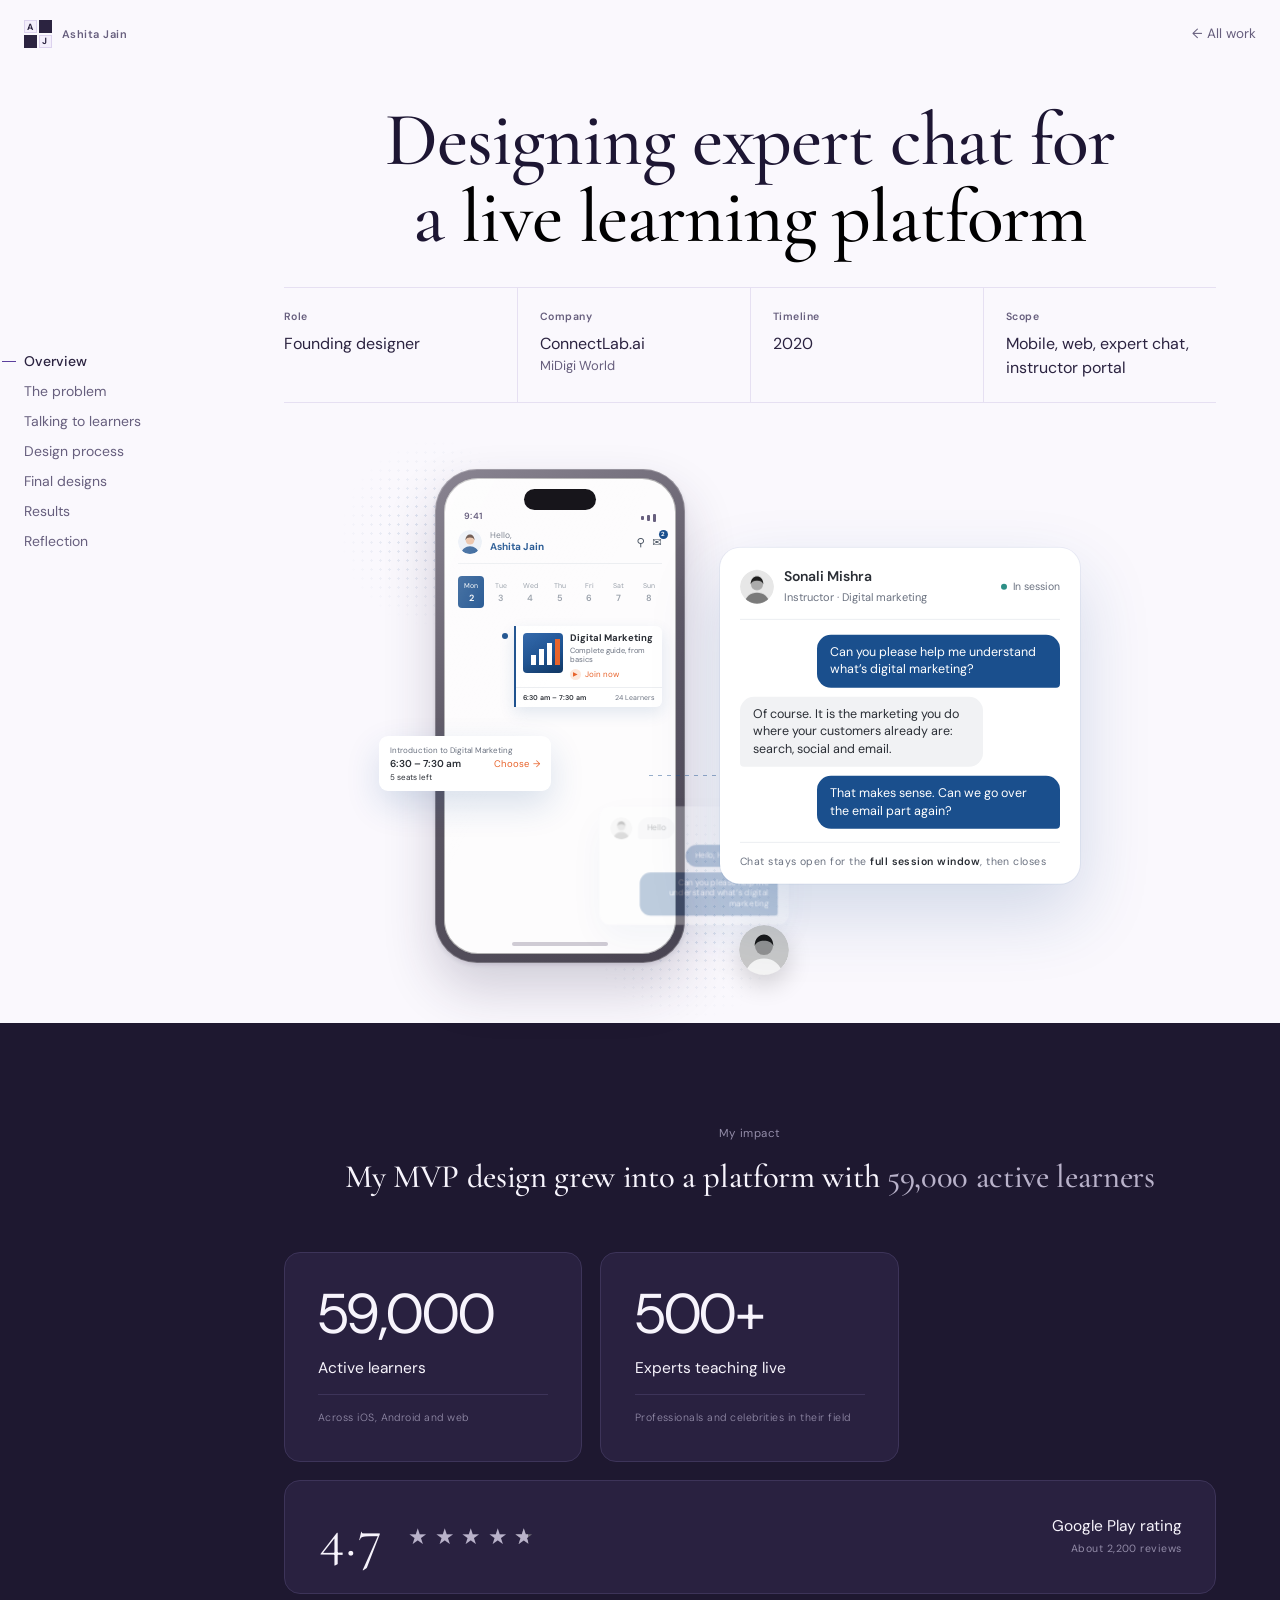
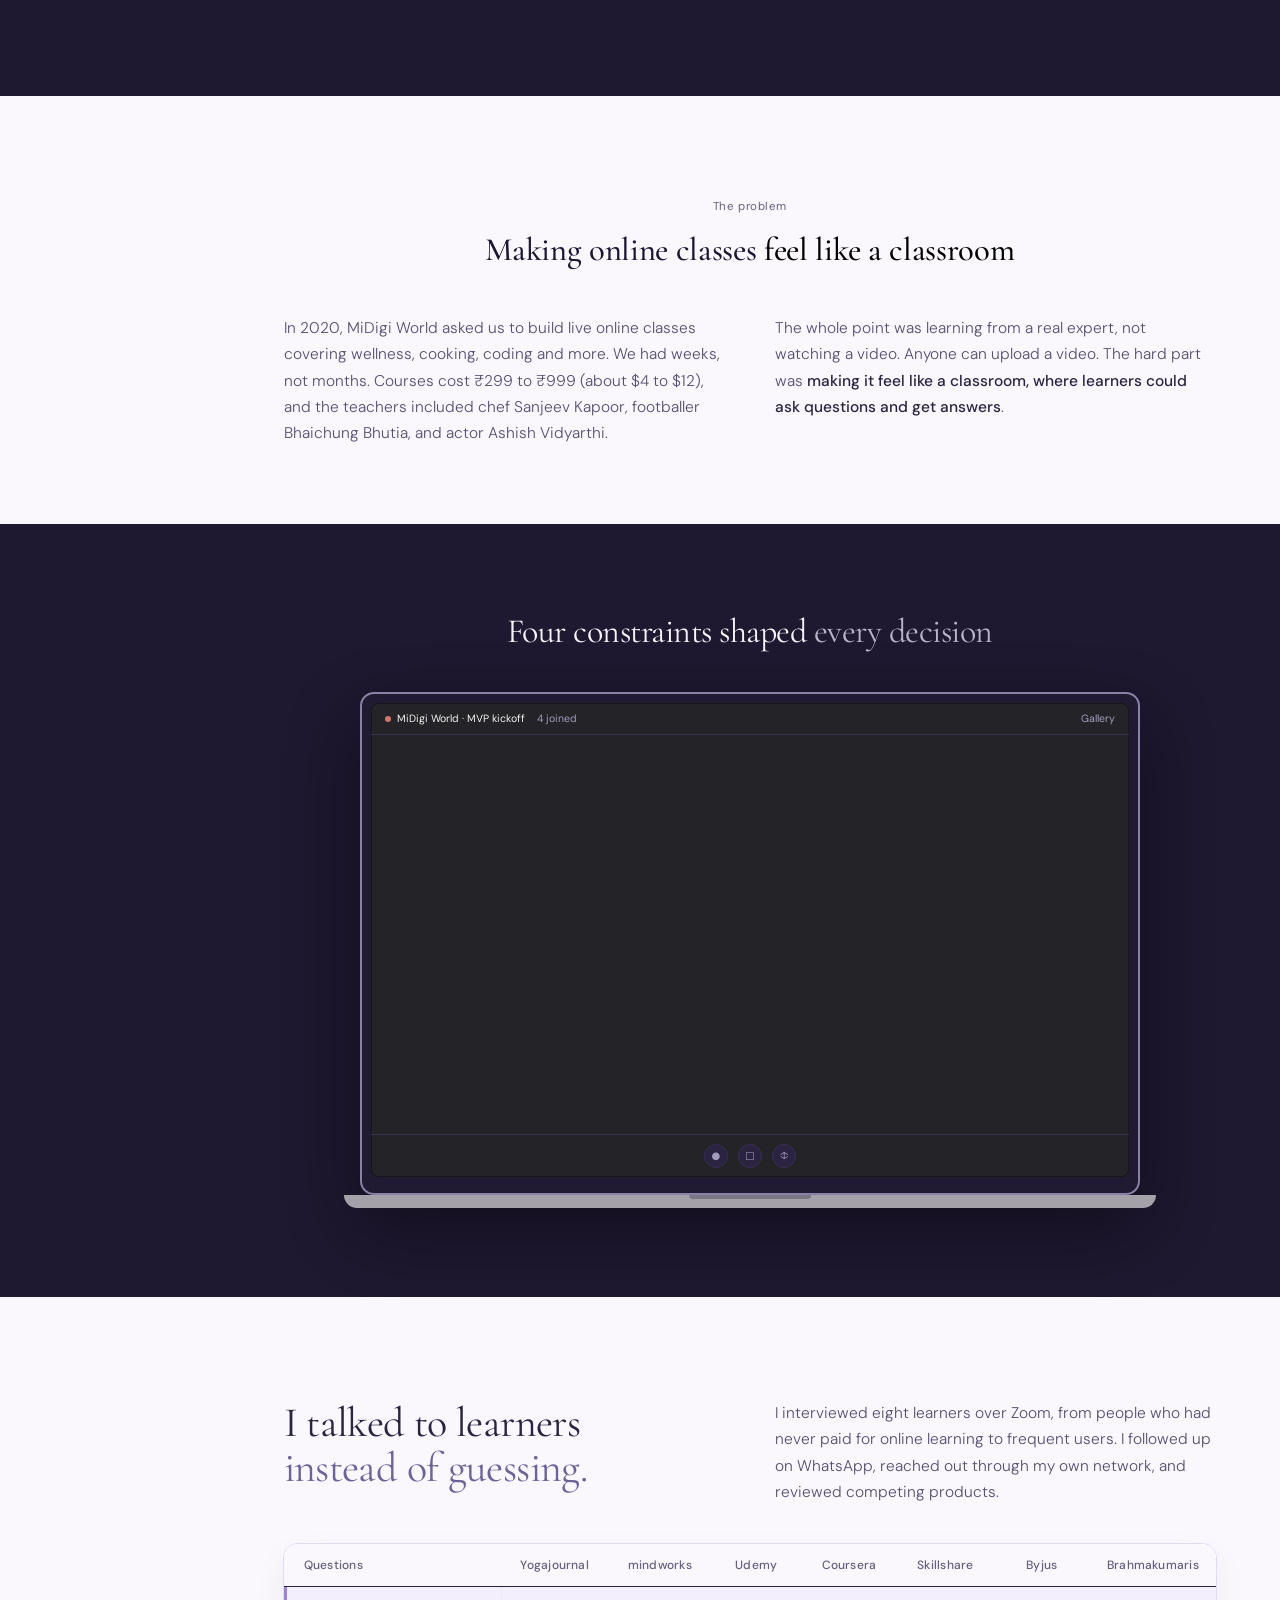
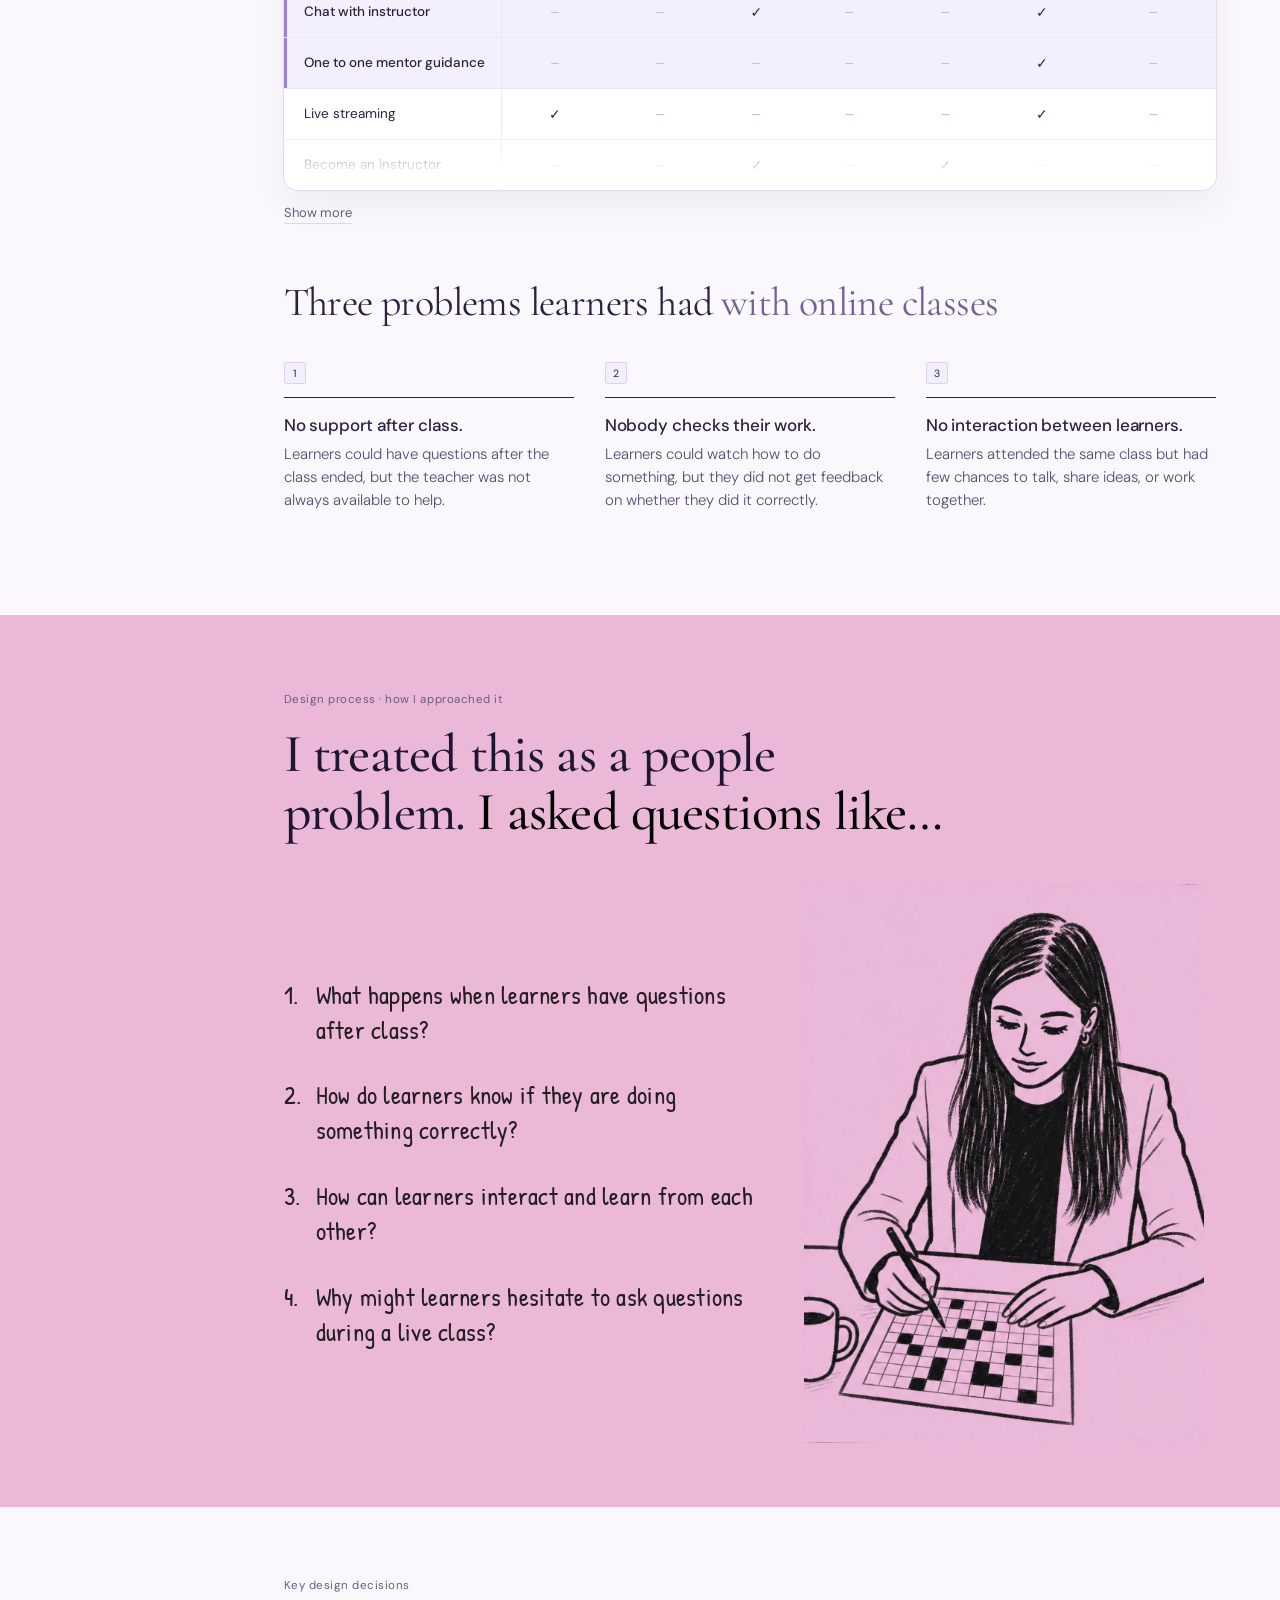
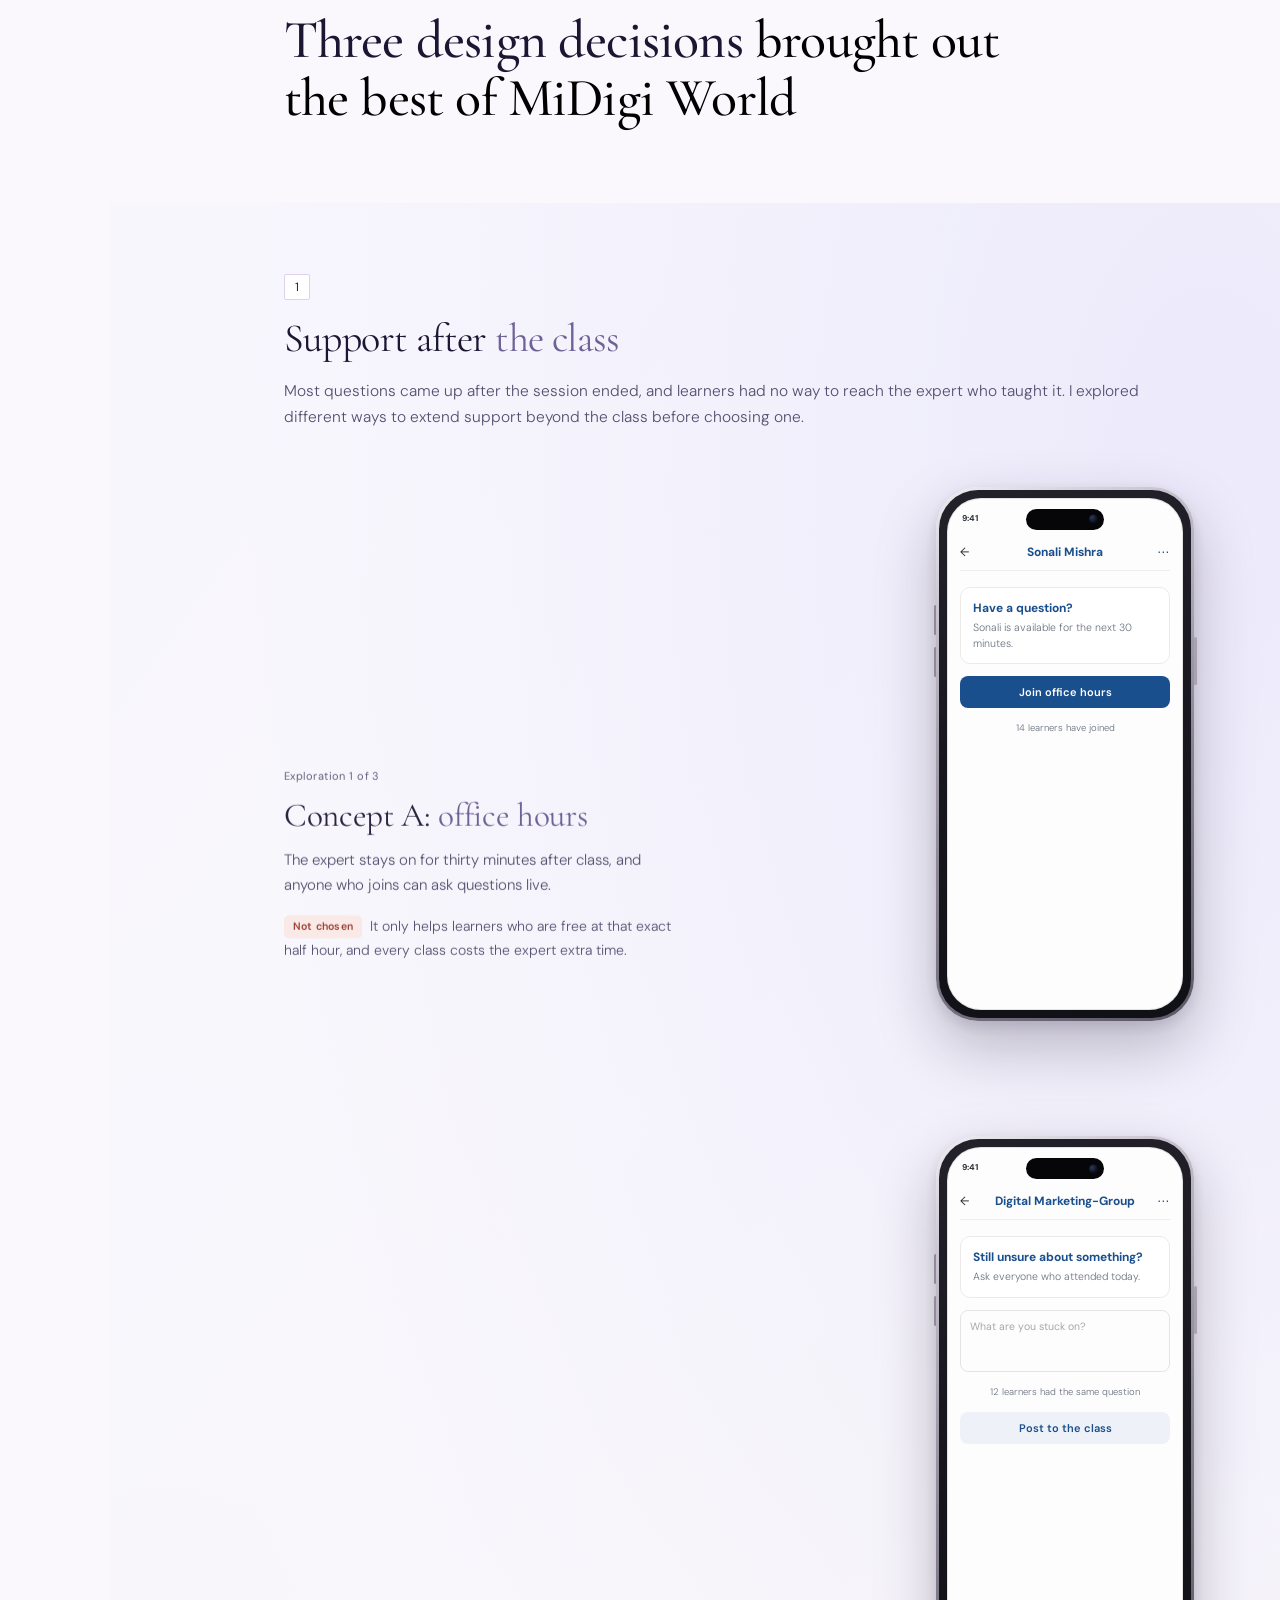
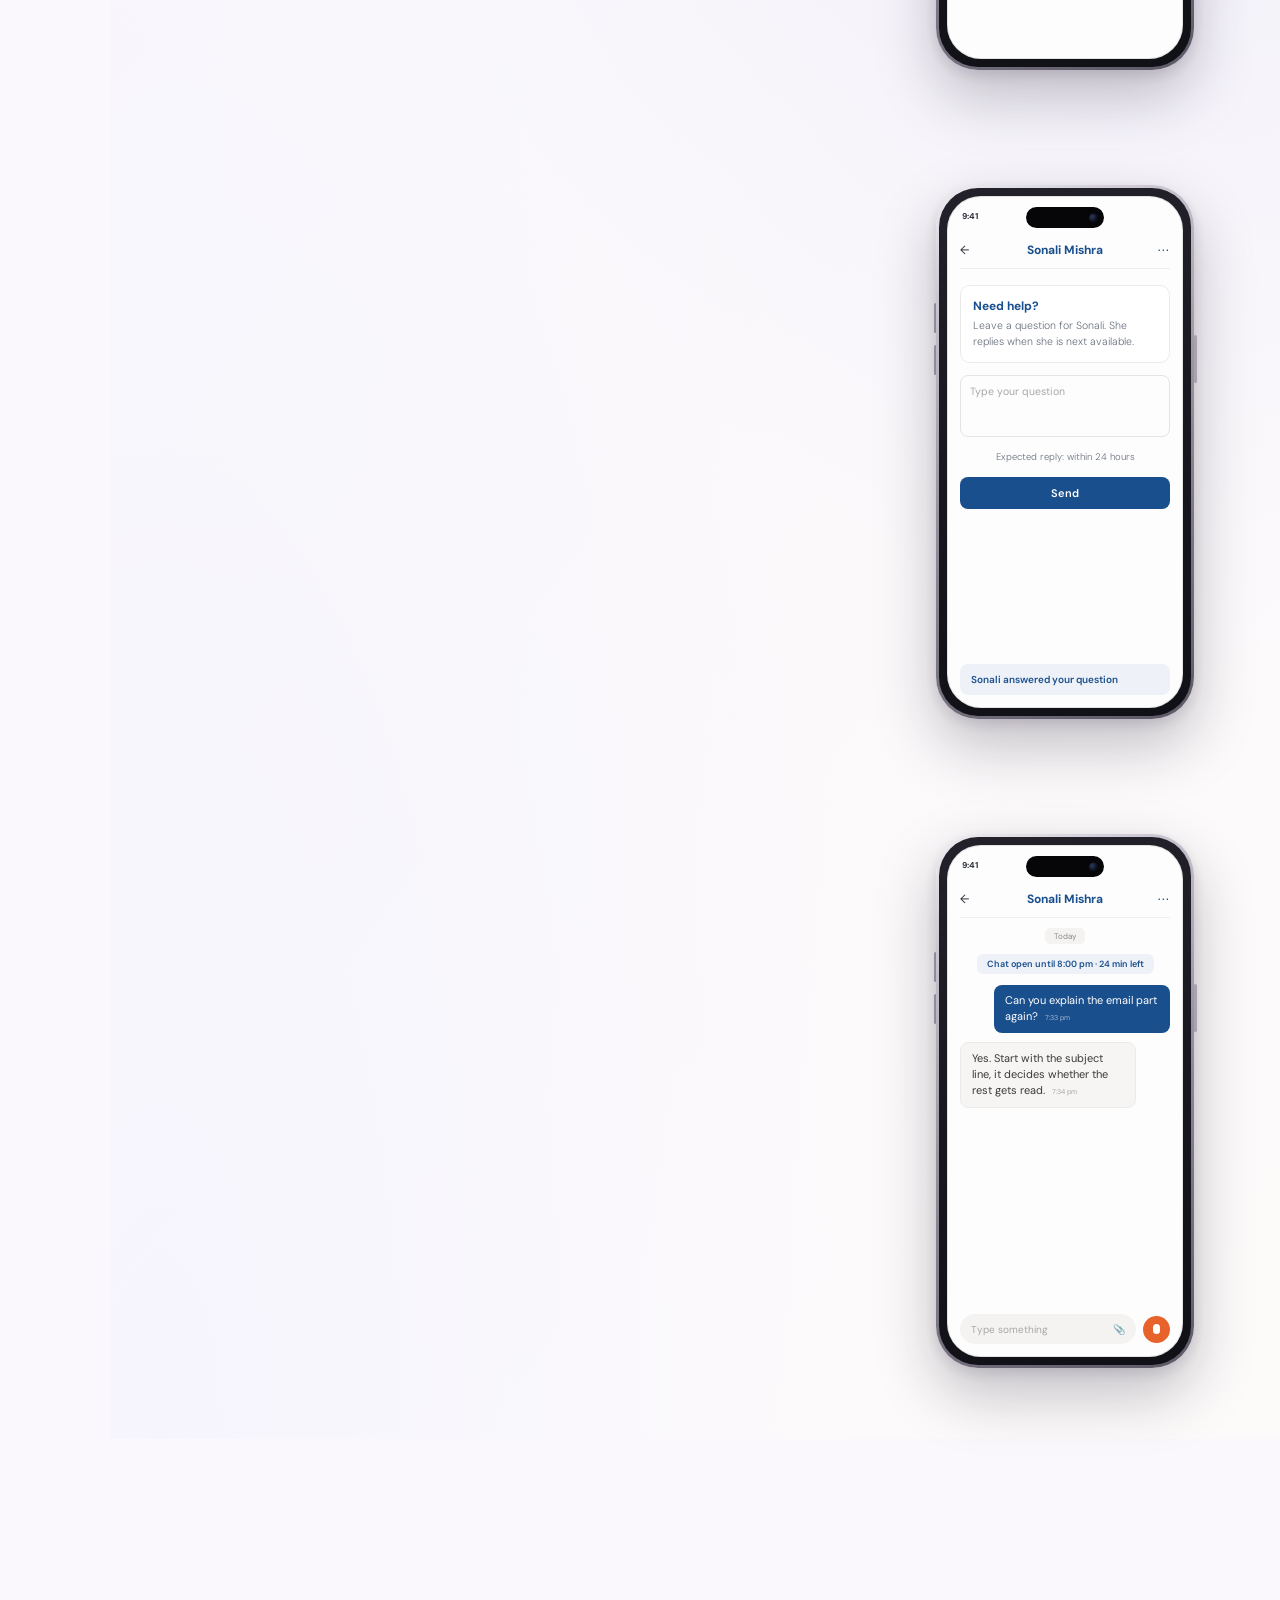
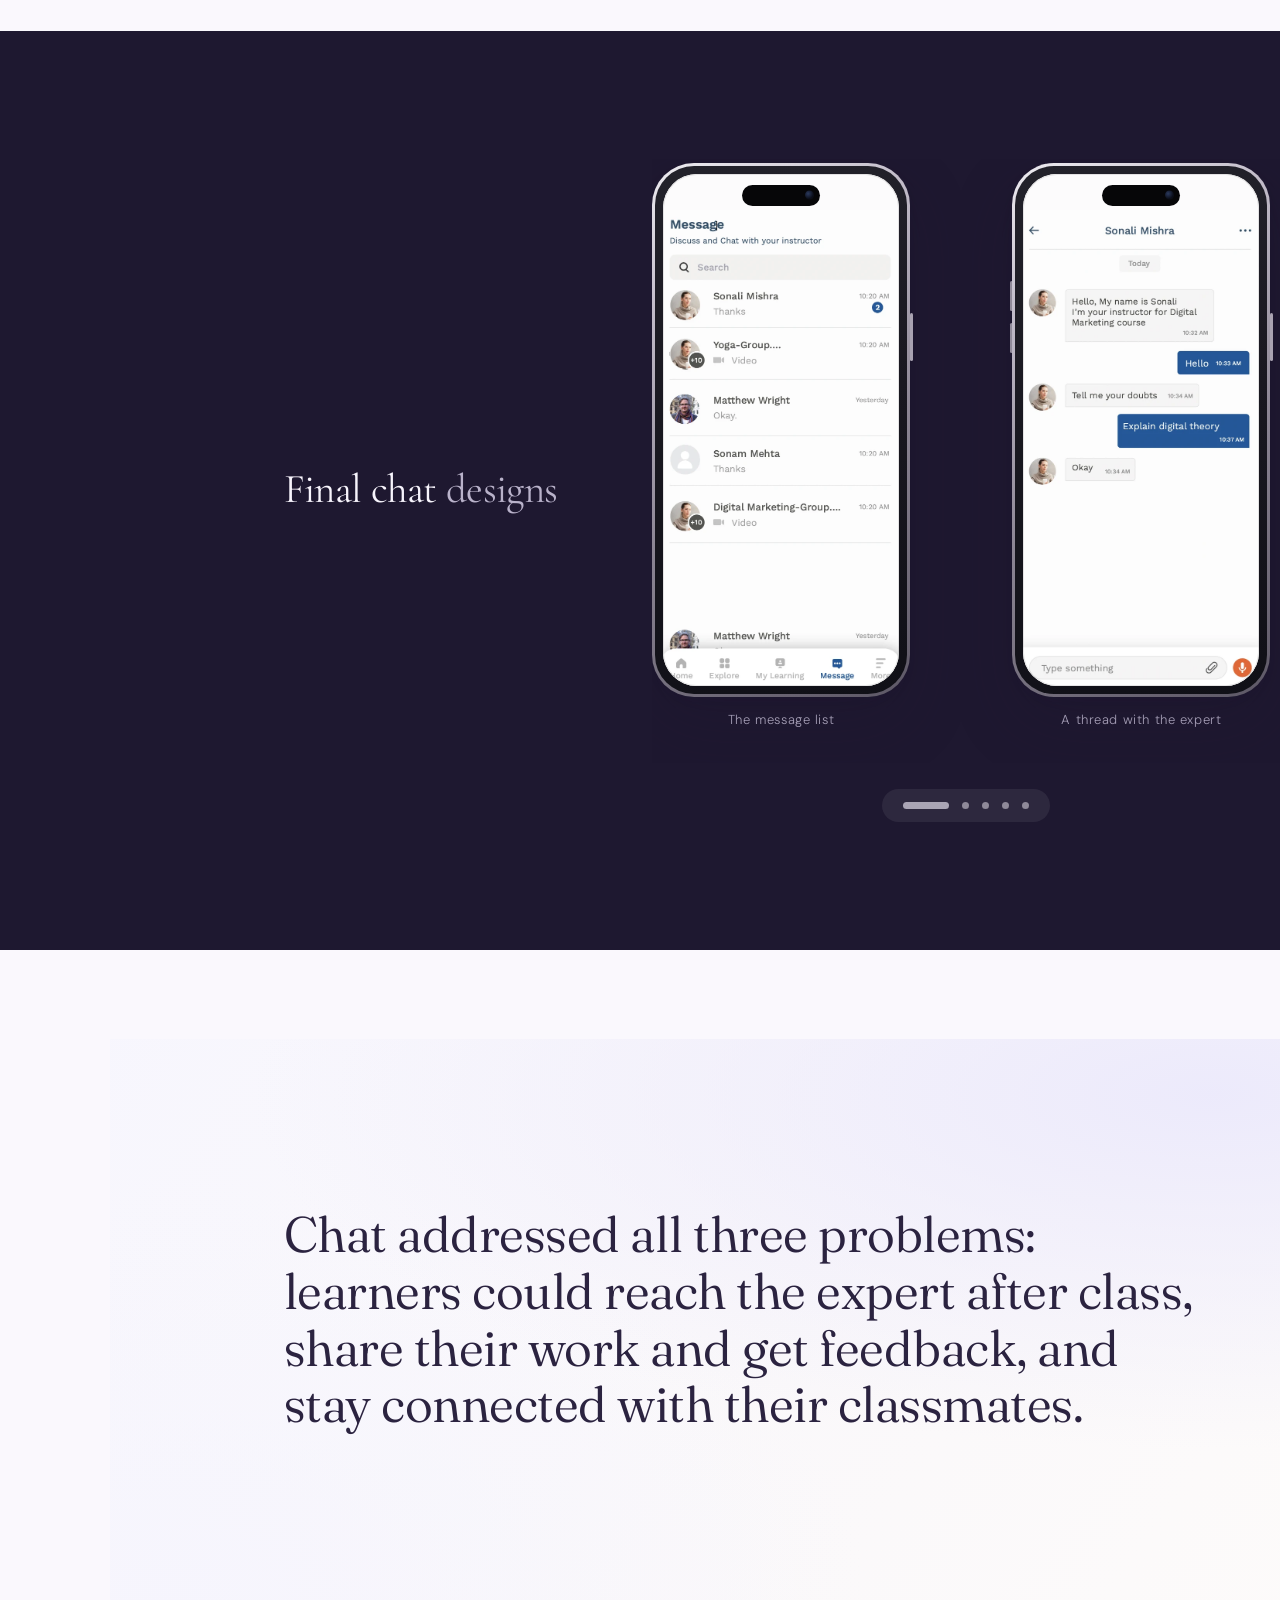
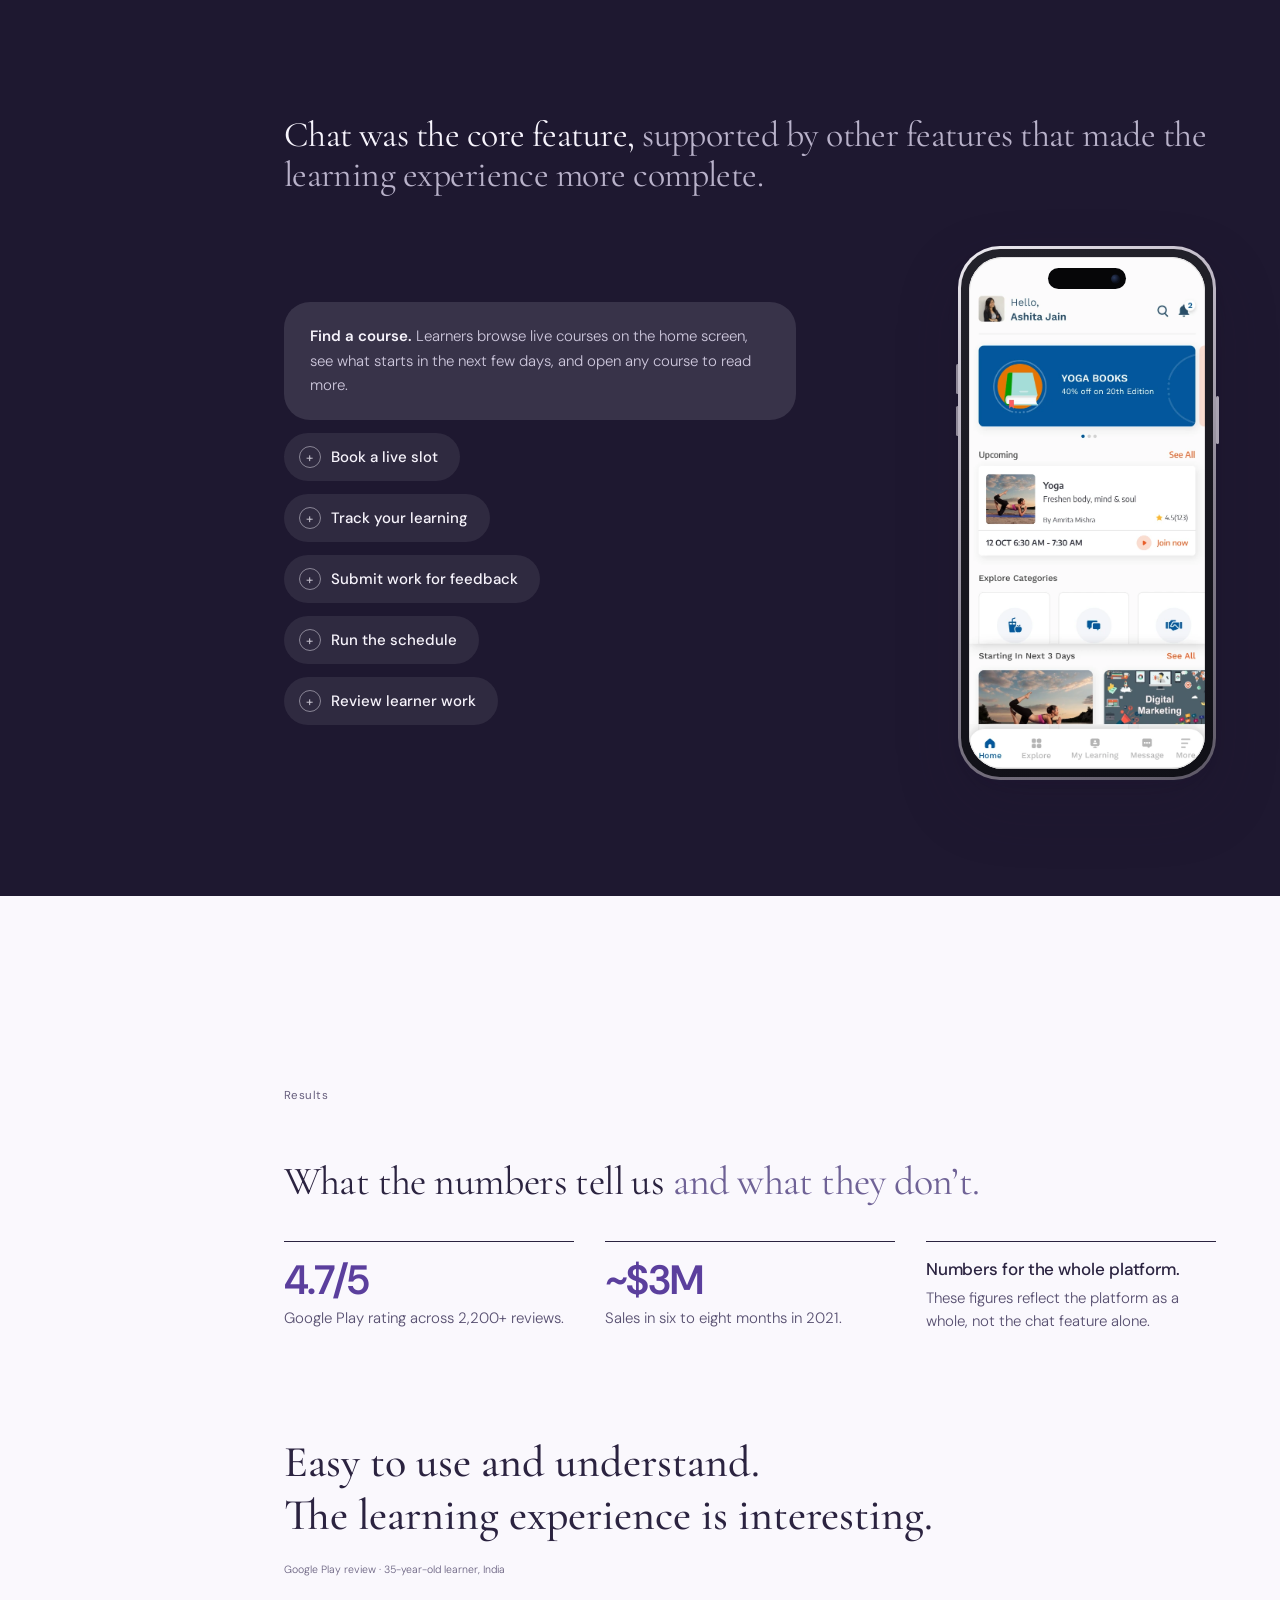
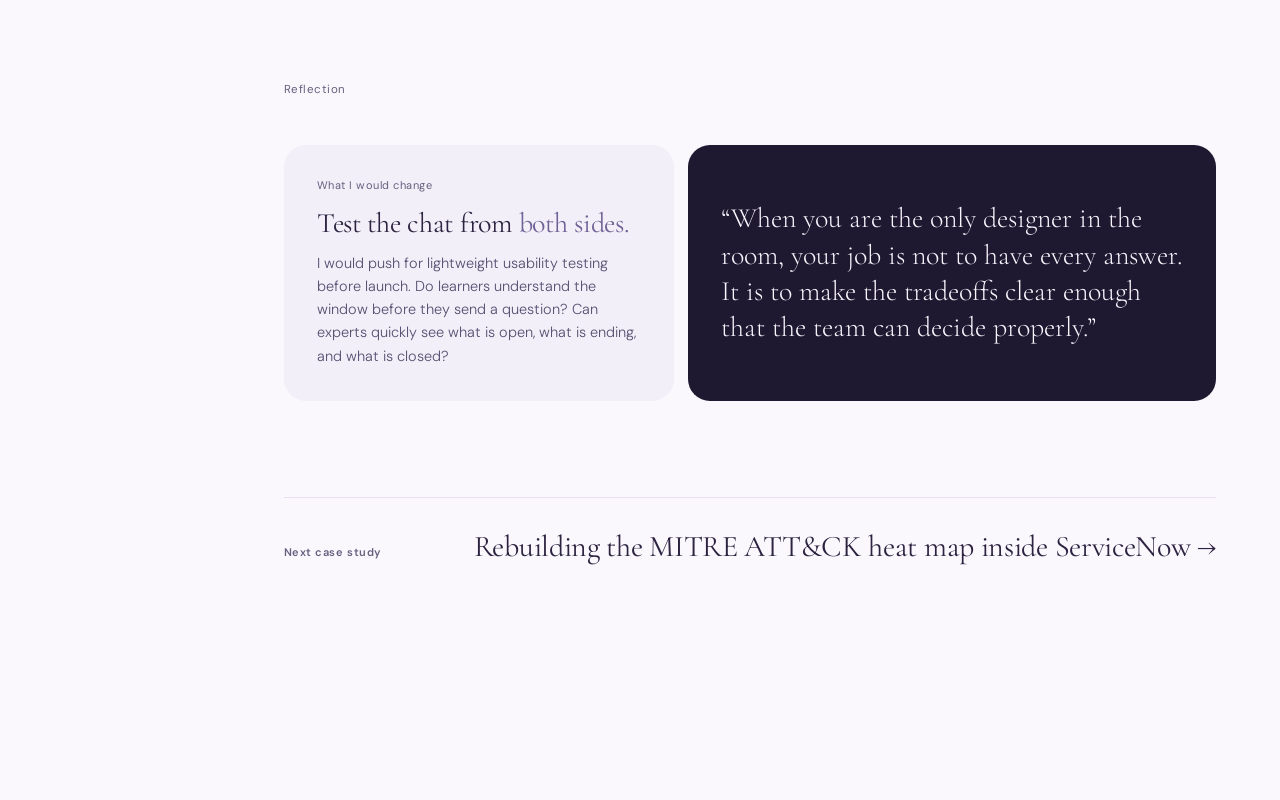
<file: connectlab.html>
<!doctype html>
<html lang="en">
<head>
<script>if("scrollRestoration" in history)history.scrollRestoration="manual";if(!location.hash)scrollTo(0,0);</script>

<meta charset="utf-8">
<meta name="viewport" content="width=device-width, initial-scale=1">
<meta name="description" content="Case study: designing the expert chat for MiDigi World, a live learning platform by ConnectLab.ai, as founding product designer.">
<link rel="icon" type="image/svg+xml" href="data:image/svg+xml,%3Csvg xmlns='http://www.w3.org/2000/svg' viewBox='0 0 32 32'%3E%3Crect width='32' height='32' fill='%23faf7f5'/%3E%3Crect x='3' y='3' width='11' height='11' fill='none' stroke='%2334303a' stroke-width='2'/%3E%3Crect x='18' y='3' width='11' height='11' fill='%2334303a'/%3E%3Crect x='3' y='18' width='11' height='11' fill='%2334303a'/%3E%3Crect x='18' y='18' width='11' height='11' fill='none' stroke='%2334303a' stroke-width='2'/%3E%3C/svg%3E">
<title>MiDigi World</title>
<link rel="preconnect" href="https://fonts.googleapis.com">
<link rel="preconnect" href="https://fonts.gstatic.com" crossorigin>
<link rel="stylesheet" href="https://fonts.googleapis.com/css2?family=Patrick+Hand&family=Fraunces:opsz,wght@9..144,340;9..144,380&family=Cormorant+Garamond:wght@400;500&family=DM+Sans:wght@300;400;500;600;700&display=swap">
<link rel="stylesheet" href="casestudy.css">
<style>
  :root {
    /* ConnectLab purple. The neutrals are biased toward it so the page reads
       as one family rather than a grey page with a purple accent dropped in. */
    --accent: #5b3f9d; --accent-soft: #e4dcf5; --tint: #f3eefb;
    --bg: #faf8fd; --ink: #2b2340; --mid: #665e7d; --light: #675f7e;
    --rule: #e6e0f2; --cell-filled: #f3eefb; --cell-border: #dcd2ee; --surface: #fffdff;
    --tile: #f2eff9; --tile2: #e9e4f4; --tile-line: #ded7ee;
    --dark: #1e1830; --dark2: #292140; --dark-rule: #3d3459; --dark-ink: #f7f4fc; --dark-mid: #b9b2ca; --dark-lo: #938ca8;
    --mono: 'DM Sans', system-ui, sans-serif;
  }
  .em { font-style: normal; color: #6f6296; }
  .dark .em { color: #9a8fbe; }

  /* ---------- rhythm ---------- */
  section { padding-top: 0; }
  .blk { padding: clamp(64px, 8vw, 112px) 0 0; scroll-margin-top: 84px; }
  .kick { display: block; text-align: center; font-family: var(--mono); font-size: 11.5px; letter-spacing: 0.02em; color: var(--light); margin-bottom: 18px; }
  .big { font-family: 'Cormorant Garamond', Georgia, serif; font-weight: 500; font-size: clamp(30px, 4.2vw, 54px); line-height: 1.08; letter-spacing: -0.015em; text-align: center; margin: 0 auto; max-width: 21ch; text-wrap: balance; color: #1d1633; }
  .big .em { color: #000; }
  .sub { text-align: center; font-family: var(--mono); font-size: 11.5px; color: var(--light); margin-top: 16px; }
  .lead { font-size: 15.5px; font-weight: 300; line-height: 1.7; color: #574f70; }
  .lead + .lead { margin-top: 14px; }
  .lead b { font-weight: 500; color: var(--ink); }
  .two-col { display: grid; grid-template-columns: 1fr 1fr; gap: clamp(24px, 4vw, 56px); margin-top: clamp(32px, 4vw, 48px); }
  @media (max-width: 780px) { .two-col { grid-template-columns: 1fr; } }
  .grid { display: grid; gap: 14px; margin-top: clamp(32px, 4vw, 48px); }
  .g2 { grid-template-columns: 1fr 1fr; } .g3 { grid-template-columns: repeat(3, 1fr); } .g4 { grid-template-columns: repeat(4, 1fr); }
  @media (max-width: 900px) { .g3, .g4 { grid-template-columns: 1fr 1fr; } }
  @media (max-width: 620px) { .g2, .g3, .g4 { grid-template-columns: 1fr; } }

  /* ---------- the tile ---------- */
  .t {
    position: relative; background: var(--tile); border-radius: 22px; padding: clamp(24px, 2.6vw, 36px);
    overflow: hidden; opacity: 0; transform: translateY(18px);
    transition: transform 0.45s cubic-bezier(0.25, 1, 0.4, 1), box-shadow 0.45s ease;
  }
  /* tiles are present from the start; only what happens inside them animates */
  .grid > .t, .tone { opacity: 1; transform: none; }
  @keyframes tIn { to { opacity: 1; transform: none; } }
  .t.dark { background: var(--dark); color: var(--dark-ink); }
  .t.dark .lbl, .t.dark .verdict { color: var(--dark-lo); }
  .t.dark p { color: var(--dark-mid); }
  .t.dark h3, .t.dark .n { color: var(--dark-ink); }
  .t .lbl { display: block; font-family: var(--mono); font-size: 11px; color: var(--light); margin-bottom: 16px; }
  .t h3 { font-family: 'Cormorant Garamond', Georgia, serif; font-weight: 400; font-size: clamp(22px, 2.2vw, 28px); line-height: 1.14; letter-spacing: -0.01em; margin-bottom: 12px; }
  .t p { font-size: 14.5px; font-weight: 300; line-height: 1.6; color: #574f70; margin: 0; }
  .t .num { position: absolute; right: 26px; bottom: 18px; font-family: 'Cormorant Garamond', Georgia, serif; font-size: clamp(38px, 4vw, 54px); line-height: 1; color: var(--ink); opacity: 0.5; pointer-events: none; }
  .pill { position: absolute; left: 22px; bottom: 20px; background: var(--dark); color: #fff; font-family: var(--mono); font-size: 10.5px; padding: 5px 11px; border-radius: 7px; z-index: 3; }
  .tall { min-height: 300px; display: flex; flex-direction: column; }
  .tall p { flex: 1; }
  .mid { display: grid; place-items: center; }

  /* stat tile */
  .stat .n { font-family: 'Cormorant Garamond', Georgia, serif; font-size: clamp(40px, 4.6vw, 60px); line-height: 1; font-weight: 400; letter-spacing: -0.02em; font-variant-numeric: tabular-nums; }
  .stat .t2 { font-size: 13.5px; font-weight: 300; color: var(--mid); margin-top: 44px; }
  .stat { min-height: 190px; display: flex; flex-direction: column; justify-content: space-between; }

  /* expandable (+) tile */
  .more { position: absolute; right: 22px; bottom: 20px; width: 30px; height: 30px; border-radius: 50%; border: 1px solid var(--tile-line); background: rgba(255,255,255,0.7); color: var(--mid); font-size: 15px; line-height: 1; cursor: pointer; display: grid; place-items: center; transition: transform 0.3s cubic-bezier(0.3,1.4,0.5,1), background 0.3s; z-index: 4; }
  .more:hover { background: #fff; border-color: #c9c5c1; }
  /* only the tiles that actually open respond to a pointer; the rest are
     not links and should not behave like them */
  .t:has(.more):hover { border-color: #d6d3d0; }
  .t.open .more { transform: rotate(45deg); background: var(--dark); color: #fff; border-color: var(--dark); }
  .extra { display: grid; grid-template-rows: 0fr; transition: grid-template-rows 0.5s cubic-bezier(0.25, 1, 0.4, 1), opacity 0.4s; opacity: 0; }
  .extra > div { overflow: hidden; }
  .t.open .extra { grid-template-rows: 1fr; opacity: 1; }
  .extra p { margin-top: 14px; padding-top: 14px; border-top: 1px solid var(--tile-line); font-size: 14px; }
  .t.dark .extra p { border-top-color: var(--dark-rule); }

  /* constraints tile */
  /* The constraints join the class like people join a call: four tiles on a
     laptop, each a figure with a nameplate, taking turns to speak. The project
     was live online classes, so the device is the subject, not a borrowed shape.
     Everything here is prefixed c- : .fig, .screen and .lid already belong to
     the impact cards and the hero phone. */
  .cons { position: relative; padding-block: clamp(56px, 7vw, 96px); margin-top: clamp(48px, 6vw, 84px); }
  .conshead {
    font-family: 'Cormorant Garamond', Georgia, serif; font-weight: 400; text-align: center;
    font-size: clamp(22px, 2.8vw, 34px); line-height: 1.12; letter-spacing: -0.015em;
    color: var(--dark-ink); margin-bottom: clamp(26px, 3.2vw, 44px);
  }
  .conshead .em { color: var(--dark-mid); }

  .clap { width: 100%; max-width: 780px; margin-inline: auto; }
  .clid {
    border: 2px solid #8a82a6; border-radius: 14px; padding: 9px 9px 16px;
    background: #211a33;
    box-shadow: 0 30px 70px rgba(0, 0, 0, 0.42);
  }
  .cscreen {
    position: relative; aspect-ratio: 16 / 10; border-radius: 7px; overflow: hidden;
    background: #242428; box-shadow: inset 0 0 0 1px rgba(0, 0, 0, 0.4);
    display: flex; flex-direction: column;
  }
  .cbase {
    height: 13px; border-radius: 0 0 13px 13px; margin: 0 -16px; position: relative;
    background: #a4a1a8;
  }
  .cbase::after {
    content: ''; position: absolute; left: 50%; top: 0; transform: translateX(-50%);
    width: 15%; height: 4px; border-radius: 0 0 4px 4px; background: rgba(36, 30, 56, 0.32);
  }

  .cbar {
    display: flex; align-items: center; gap: 12px; padding: 9px 14px;
    border-bottom: 1px solid #383054; color: #a49cbb; font-size: 10.5px;
  }
  .cbar .clive { display: inline-flex; align-items: center; gap: 6px; color: #f3f2f1; }
  .cbar .clive i { width: 6px; height: 6px; border-radius: 50%; background: #d0736f; display: block; }
  .cbar .cwho { position: relative; min-width: 62px; height: 13px; }
  .cbar .cwho em { font-style: normal; position: absolute; left: 0; top: 0; white-space: nowrap; }
  .cbar .cview { margin-left: auto; }

  /* The four sit as a deck inside the screen: each card keeps a strip showing,
     so all four lines stay readable while the top one is whole. */
  /* the cards rise from the bottom edge of the call area, not over its controls */
  .cdeck { position: relative; flex: 1; margin: 10px 12px 12px; overflow: hidden; border-radius: 10px; }
  .ctile {
    position: absolute; left: 0; right: 0; border-radius: 10px; overflow: hidden; background: #2b2440;
    top: calc(4% + var(--i) * 15%); height: 47%; z-index: calc(var(--i) + 1);
    display: flex; flex-direction: column; justify-content: flex-start;
    padding: 13px 16px; opacity: 0;
    box-shadow: 0 -8px 20px rgba(0, 0, 0, 0.16);
  }
  /* the figure and what it counts sit together on the card; the nameplate is
     just the call's status line */
  .ctile .cwrap { display: flex; align-items: baseline; gap: 9px; flex-wrap: wrap; }
  .ctile .cnum {
    font-family: 'Cormorant Garamond', Georgia, serif; font-weight: 400;
    font-size: clamp(20px, 3.1vw, 36px); line-height: 0.92; letter-spacing: -0.025em;
  }
  .ctile .clabel { font-size: clamp(10px, 1.15vw, 13.5px); font-weight: 400; line-height: 1.3; }
  .ctile .cwrap::before {
    content: '\00b7'; order: 1; opacity: 0.45; font-size: clamp(11px, 1.2vw, 14px);
  }
  .ctile .cnum { order: 0; } .ctile .clabel { order: 2; }
  /* four steps around the purple: orchid, periwinkle, violet, lilac grey */
  .ct1 { background: #ecdcf5; color: #5c3a6e; } .ct1 .cnum { color: #81509b; }
  .ct2 { background: #dcdffa; color: #383f72; } .ct2 .cnum { color: #4e56a4; }
  .ct3 { background: #e5defa; color: #443377; } .ct3 .cnum { color: #6249a6; }
  .ct4 { background: #e6e2ef; color: #4b4363; } .ct4 .cnum { color: #635a80; }

  .cfoot {
    margin-top: auto; display: flex; align-items: center; justify-content: center; gap: 10px;
    padding: 9px; border-top: 1px solid #383054;
  }
  .cfoot span {
    width: 24px; height: 24px; border-radius: 50%; background: #2b2440; border: 1px solid #383054;
    display: grid; place-items: center; color: #a49cbb; font-size: 10px;
  }

  /* they join one at a time, then take turns speaking */
  .cons.play .ctile::after {
    content: ''; position: absolute; inset: 0; border-radius: 10px; pointer-events: none;
    box-shadow: inset 0 0 0 2px transparent;
    animation: cspeak 12s linear calc(2.2s + var(--s)) infinite;
  }
  @keyframes cspeak {
    0%, 21% { box-shadow: inset 0 0 0 2px #7fae86; background: transparent; }
    24%, 100% { box-shadow: inset 0 0 0 2px transparent; background: rgba(29, 22, 51, 0.13); }
  }

  @media (max-width: 620px) {
    .ctile { padding: 9px 11px; }
    .cbar .cview { display: none; }
  }
  @media (prefers-reduced-motion: reduce) {
    .ctile { opacity: 1; }
    .cons.play .ctile::after,

  }

  /* statement tile */
  .stmt { display: grid; grid-template-columns: 170px minmax(0,1fr); gap: 20px; align-items: start; padding: clamp(30px, 3.6vw, 52px); }
  @media (max-width: 780px) { .stmt { grid-template-columns: 1fr; } }
  .stmt .stmt-h { font-family: 'Cormorant Garamond', Georgia, serif; font-weight: 400; font-size: clamp(26px, 3.4vw, 44px); line-height: 1.1; letter-spacing: -0.015em; }
  .stmt .ln { display: block; overflow: hidden; }
  .stmt .ln span { display: inline-block; transform: translateY(105%); transition: transform 0.85s cubic-bezier(0.2, 0.9, 0.2, 1); }
  .stmt.play .ln:nth-child(1) span { transform: none; transition-delay: 0.05s; }
  .stmt.play .ln:nth-child(2) span { transform: none; transition-delay: 0.18s; }
  .stmt.play .ln:nth-child(3) span { transform: none; transition-delay: 0.31s; }
  .stmt.play .ln:nth-child(4) span { transform: none; transition-delay: 0.44s; }

  /* quote tile */
  .qt { text-align: center; padding: clamp(32px, 4vw, 52px); font-family: 'Cormorant Garamond', Georgia, serif; font-size: clamp(22px, 2.6vw, 32px); line-height: 1.3; color: var(--ink); }

  /* option tiles */
  .opt .verdict { margin-top: 26px; padding-top: 14px; border-top: 1px solid var(--tile-line); font-family: var(--mono); font-size: 10.5px; color: var(--light); }
  .opt.dark .verdict { border-top-color: var(--dark-rule); }
  .opt { min-height: 300px; display: flex; flex-direction: column; }
  .opt p { flex: 1; }

  /* rule tiles with device */
  .rule ol { list-style: none; margin: 20px 0 0; padding: 0; }
  .rule li { display: grid; grid-template-columns: 30px minmax(0,1fr); gap: 12px; padding: 13px 0; border-top: 1px solid var(--tile-line); font-size: 14px; font-weight: 300; line-height: 1.55; color: #574f70; opacity: 0; transform: translateY(6px); }
  .rule li i { font-style: normal; font-family: var(--mono); font-size: 10.5px; color: var(--light); padding-top: 3px; }
  .grid.play .rule li { animation: tIn 0.5s ease both; animation-delay: calc(var(--i) * 110ms + var(--s) * 70ms + 0.3s); }
  .rule .mini { position: absolute; right: 26px; top: 26px; width: 84px; }
  @media (max-width: 1050px) { .rule .mini { display: none; } }
  .rule h3 { max-width: 14ch; }

  /* rating tile */
  .rate { display: flex; align-items: baseline; gap: 16px; }
  .rate .n { font-family: 'Cormorant Garamond', Georgia, serif; font-size: clamp(52px, 6vw, 80px); line-height: 1; font-variant-numeric: tabular-nums; }
  .rate .stars { display: flex; gap: 5px; font-size: 17px; color: var(--ink); }
  .rate .stars i { font-style: normal; opacity: 0; transform: scale(0.5); }
  .tone.play .rate .stars i, .grid.play .rate .stars i { animation: eIn 0.4s cubic-bezier(0.3,1.5,0.5,1) both; animation-delay: calc(var(--i) * 100ms + 0.3s); }

  /* flow tile */
  .flow { display: grid; grid-template-columns: minmax(0,1fr) auto; gap: 20px; align-items: end; min-height: 170px; }
  @media (max-width: 780px) { .flow { grid-template-columns: 1fr; } }
  .flow .steps { display: flex; align-items: center; flex-wrap: wrap; font-family: var(--mono); font-size: 11.5px; color: var(--dark-mid); }
  .flow .steps span { padding: 7px 11px; border-radius: 8px; border: 1px solid transparent; opacity: 0.3; transition: opacity 0.45s, border-color 0.45s, background 0.45s; }
  .flow .steps i { width: 22px; height: 1px; background: var(--dark-mid); display: inline-block; opacity: 0.3; transform: scaleX(0); transform-origin: left; transition: transform 0.45s ease; }
  .tone.play .flow .steps span { opacity: 1; border-color: var(--dark-rule); background: var(--dark2); }
  .tone.play .flow .steps span:nth-of-type(1) { transition-delay: 0.2s; } .tone.play .flow .steps span:nth-of-type(2) { transition-delay: 0.75s; }
  .tone.play .flow .steps span:nth-of-type(3) { transition-delay: 1.3s; } .tone.play .flow .steps span:nth-of-type(4) { transition-delay: 1.85s; }
  .tone.play .flow .steps i { transform: scaleX(1); }
  .tone.play .flow .steps i:nth-of-type(1) { transition-delay: 0.5s; } .tone.play .flow .steps i:nth-of-type(2) { transition-delay: 1.05s; } .tone.play .flow .steps i:nth-of-type(3) { transition-delay: 1.6s; }
  .flow h3 { font-family: 'Cormorant Garamond', Georgia, serif; font-size: clamp(26px, 3.2vw, 40px); font-weight: 400; line-height: 1; text-align: right; margin: 0; }
  @media (max-width: 780px) { .flow h3 { text-align: left; } }

  /* images inside tiles */
  .t .shotwrap { margin-top: 20px; border-radius: 12px; overflow: hidden; background: #fff; border: 1px solid var(--tile-line); }
  .t .shotwrap img { display: block; width: 100%; height: auto; }
  .t.imgonly { padding: 0; }
  .t.imgonly img { display: block; width: 100%; height: auto; }
  .figpad { padding: clamp(20px, 2.4vw, 30px); }

  /* certificate */
  .cert { width: min(100%, 300px); margin: 24px auto 34px; padding: 22px 24px; border-radius: 12px; background: #fff; border: 1px solid var(--tile-line); text-align: center; position: relative; box-shadow: 0 10px 26px rgba(30,24,48,0.07); }
  .cert .kk { font-family: var(--mono); font-size: 9.5px; color: var(--light); }
  .cert .nm { font-family: 'Cormorant Garamond', Georgia, serif; font-size: 23px; margin: 7px 0 3px; }
  .cert .cr { font-size: 12px; color: var(--mid); font-weight: 300; }
  .cert .stamp { position: absolute; right: 12px; bottom: 10px; width: 48px; height: 48px; border-radius: 50%; border: 2px dashed #a79ec2; color: #837a9c; display: grid; place-items: center; text-align: center; font-family: var(--mono); font-size: 7.5px; line-height: 1.25; transform: rotate(-14deg) scale(2.4); opacity: 0; }
  .cf.play .stamp { animation: stamp 0.55s cubic-bezier(0.3,1.3,0.5,1) 0.5s both; }
  @keyframes stamp { to { opacity: 1; transform: rotate(-14deg) scale(1); } }

  /* phones */
  .ph { width: 100%; max-width: 196px; margin-inline: auto; }
  .ph .shell { position: relative; border-radius: 34px; padding: 8px; background: linear-gradient(168deg, #2a2340, #141416); box-shadow: 0 26px 50px rgba(30,24,48,0.26); }
  .ph .island { position: absolute; top: 16px; left: 50%; transform: translateX(-50%); width: 60px; height: 17px; border-radius: 10px; background: #0d0d0f; z-index: 4; }
  .ph .scr { position: relative; border-radius: 27px; overflow: hidden; background: #fff; aspect-ratio: 9 / 18.6; display: flex; flex-direction: column; }
  .ph.mini2 { max-width: 84px; }
  .ph.mini2 .shell { border-radius: 14px; padding: 3px; box-shadow: 0 10px 22px rgba(30,24,48,0.2); }
  .ph.mini2 .scr { border-radius: 12px; }
  .ph.mini2 .island { top: 6px; width: 24px; height: 7px; border-radius: 4px; }
  .chat { display: flex; flex-direction: column; height: 100%; font-size: 10px; }
  .chat .hd { padding: 32px 12px 9px; border-bottom: 1px solid #efeeed; display: flex; align-items: center; gap: 8px; }
  .chat .av { width: 24px; height: 24px; border-radius: 50%; flex: none; background: linear-gradient(140deg, #b3b0ad, #4a4750); }
  .chat .who { flex: 1; min-width: 0; }
  .chat .who b { display: block; font-size: 11px; font-weight: 600; }
  .chat .who span { font-size: 8.5px; color: #8b8987; }
  .chat .clock { font-family: var(--mono); font-size: 9px; color: var(--ink); background: #eceae9; border-radius: 999px; padding: 3px 7px; white-space: nowrap; }
  .chat .life { height: 2.5px; background: #f0efee; }
  .chat .life i { display: block; height: 100%; width: 100%; transform-origin: left; background: #4a4750; }
  .cw.play .life i { animation: drain 6s linear 0.6s both; }
  @keyframes drain { to { transform: scaleX(0.12); } }
  .chat .bd { flex: 1; padding: 11px 11px 7px; display: flex; flex-direction: column; gap: 7px; }
  .bub { max-width: 84%; padding: 7px 10px; border-radius: 12px; line-height: 1.4; opacity: 0; transform: translateY(8px); }
  .bub.them { background: #efeeed; border-bottom-left-radius: 3px; align-self: flex-start; color: #3b3a38; }
  .bub.me { background: #2a2340; color: #fff; border-bottom-right-radius: 3px; align-self: flex-end; }
  .cw.play .bub { animation: bIn 0.45s cubic-bezier(0.3,1.2,0.5,1) both; animation-delay: calc(var(--i) * 0.72s + 0.8s); }
  @keyframes bIn { to { opacity: 1; transform: none; } }
  .chat .ft { padding: 7px 11px 14px; border-top: 1px solid #efeeed; }
  .chat .note { font-size: 8px; color: #9b9997; text-align: center; }
  .chat .box { margin-top: 6px; height: 26px; border-radius: 13px; background: #f5f4f3; display: flex; align-items: center; padding: 0 11px; font-size: 9px; color: #a9a7a5; }
  /* tiny screens for the rule tiles */
  .mini2 .win { flex: 1; padding: 12px 6px 6px; display: flex; flex-direction: column; gap: 4px; }
  .mini2 .win b { display: block; height: 4px; border-radius: 2px; background: #e6e4e2; }
  .mini2 .win b.w1 { width: 70%; } .mini2 .win b.w2 { width: 46%; }
  .mini2 .win .tag { margin-top: auto; height: 12px; border-radius: 4px; background: #2a2340; }
  .mini2 .win .tag.lite { background: #e6e4e2; }

  .dark .compare .lab { background: rgba(255,255,255,0.94); }
  .dark .hotcap { color: var(--dark-lo); }
  figcaption { font-family: var(--mono); font-size: 11px; }

  @media (prefers-reduced-motion: reduce) {
    .t, .cons, .rule li, .stmt .ln span, .flow .steps span, .flow .steps i, .rate .stars i {
      opacity: 1 !important; transform: none !important; animation: none !important; transition: none !important; }
  }
  /* small labels: DM Sans needs a touch of tracking to read as an eyebrow */
  .kick, .sub, .t .lbl, .pill, .opt .verdict, .rule li i, .cert .kk, .cert .stamp, .chat .clock, .flow .steps, figcaption, [style*="var(--mono)"] { letter-spacing: 0.045em; }

  /* ===== hero animation: the MiDigiWorld phone, ported from the home card ===== */
  .heroanim-wrap { display: grid; place-items: center; padding: clamp(28px, 5vw, 56px) 0 clamp(34px, 5vw, 60px); overflow: visible; }
  .heroanim { position: relative; }
  .heroanim {
  /* the phone */
  & { width: 250px; margin-inline: auto; }
  & .shell {
    position: relative;
    background: linear-gradient(150deg, #8a8592 0%, #5e5966 45%, #4a4552 100%);
    border-radius: 42px;
    padding: 9px;
    box-shadow:
      inset 0 0 0 1px rgba(255,255,255,0.22),
      0 2px 4px rgba(45,33,71,0.12),
      0 26px 52px rgba(45,33,71,0.2);
  }
  & .island {
    position: absolute; top: 20px; left: 50%; transform: translateX(-50%);
    width: 72px; height: 21px; border-radius: 12px; background: #17151b; z-index: 4;
  }
  & .screen {
    position: relative;
    aspect-ratio: 9 / 18.5;
    border-radius: 34px;
    background: #fdfcfd;
    overflow: hidden;
    box-shadow: inset 0 0 0 1px rgba(0,0,0,0.3);
    display: grid;
    place-items: center;
  }
  & .screen::after {
    content: '';
    position: absolute; inset: 0;
    background: linear-gradient(118deg, rgba(255,255,255,0.4) 0%, rgba(255,255,255,0.09) 22%, transparent 44%);
    pointer-events: none;
  }
  & .status {
    position: absolute; top: 0; left: 0; right: 0; height: 50px;
    display: flex; align-items: flex-end; justify-content: space-between;
    padding: 0 20px 6px;
    font-size: 9px; font-weight: 600; color: var(--mid, #55525c);
    z-index: 2;
  }
  & .status i { font-style: normal; letter-spacing: 0.04em; }
  & .status u {
    text-decoration: none; display: inline-flex; gap: 3px; align-items: center;
  }
  & .status u b { width: 3px; border-radius: 1px; background: var(--light, #8d8a94); display: block; }
  & .status u b:nth-child(1) { height: 4px; }
  & .status u b:nth-child(2) { height: 6px; }
  & .status u b:nth-child(3) { height: 8px; }
  & .home {
    position: absolute; bottom: 8px; left: 50%; transform: translateX(-50%);
    width: 96px; height: 4px; border-radius: 2px; background: rgba(45,33,71,0.22); z-index: 3;
  }
  & .screen { align-items: start; }
  .mock {
    display: flex;
    flex-direction: column;
    gap: 7px;
    height: 128px;
  }
  & { position: relative; }
  &::before, &::after {
    content: ''; position: absolute; z-index: 0; pointer-events: none; opacity: 0.55;
    background-image: radial-gradient(rgba(26,79,141,0.22) 1.1px, transparent 1.2px); background-size: 9px 9px;
    -webkit-mask-image: radial-gradient(closest-side, #000 30%, transparent 100%); mask-image: radial-gradient(closest-side, #000 30%, transparent 100%);
  }
  &::before { width: 190px; height: 190px; left: -95px; top: -30px; }
  &::after  { width: 220px; height: 220px; right: -110px; bottom: -60px; }
  & .shell { position: relative; z-index: 1; }
  & .mock-scale.full { position: absolute; inset: 0; width: 100%; margin: 0; transform: none; }
  .m-midigi { --mb: #1a4f8d; --mo: #e8632b; position: absolute; inset: 0; height: auto; gap: 0; padding: 52px 14px 0; font-size: 9px; color: #2a2e35; }
  .m-midigi .hd { display: flex; align-items: center; gap: 8px; padding-bottom: 9px; border-bottom: 1px solid #eceef1; }
  .m-midigi .hd .av { width: 24px; height: 24px; border-radius: 50%; background: url("data:image/svg+xml,%3Csvg xmlns='http://www.w3.org/2000/svg' viewBox='0 0 64 64'%3E%3Cdefs%3E%3CclipPath id='c'%3E%3Ccircle cx='32' cy='32' r='32'/%3E%3C/clipPath%3E%3C/defs%3E%3Ccircle cx='32' cy='32' r='32' fill='%23e9eef6'/%3E%3Cg clip-path='url(%23c)'%3E%3Cpath d='M8 66c1-15 12-23 24-23s23 8 24 23z' fill='%231a4f8d'/%3E%3Ccircle cx='32' cy='27' r='11.5' fill='%23e8b99a'/%3E%3Cpath d='M20 27c0-10 6-15 12-15s12 5 12 15c-2-5-6-7-12-7s-10 2-12 7z' fill='%234a2f24'/%3E%3C/g%3E%3C/svg%3E") center/cover; flex: none; }
  .m-midigi .hd .who { flex: 1; display: flex; flex-direction: column; line-height: 1.15; }
  .m-midigi .hd .who small { font-size: 8.5px; color: #6b7280; }
  .m-midigi .hd .who b { font-size: 10px; font-weight: 700; color: var(--mb); }
  .m-midigi .hd .ic { font-size: 11px; color: #4b5563; position: relative; }
  .m-midigi .hd .ic.bell i { position: absolute; top: -5px; right: -6px; font-style: normal; font-size: 6px; font-weight: 700; color: #fff; background: var(--mb); border-radius: 50%; width: 9px; height: 9px; display: grid; place-items: center; }
  .m-midigi .wk { display: grid; grid-template-columns: repeat(7, 1fr); gap: 3px; margin-top: 12px; opacity: 0; }
  .m-midigi .wk span { display: flex; flex-direction: column; align-items: center; gap: 2px; padding: 5px 0 4px; border-radius: 4px; color: #9aa1ab; }
  .m-midigi .wk small { font-size: 7px; } .m-midigi .wk b { font-size: 9px; font-weight: 600; }
  .m-midigi .wk .on { background: var(--mb); color: #fff; }
  .m-midigi .tl { position: relative; display: grid; grid-template-columns: 40px 8px 1fr; align-items: start; gap: 4px; margin-top: 18px; opacity: 0; }
  .m-midigi .tl .t { font-size: 8px; font-weight: 600; padding-top: 5px; white-space: nowrap; }
  .m-midigi .tl .dot { width: 6px; height: 6px; border-radius: 50%; background: var(--mb); margin-top: 7px; }
  .m-midigi .tl .card { border-left: 2px solid var(--mb); background: #fff; border-radius: 0 6px 6px 0; box-shadow: 0 6px 16px rgba(26,79,141,0.12); overflow: hidden; }
  .m-midigi .tl .top { display: flex; gap: 7px; padding: 7px; }
  .m-midigi .thumb { width: 40px; height: 40px; border-radius: 4px; flex: none; background: linear-gradient(#fff 0 0) 8px 22px / 5px 10px no-repeat, linear-gradient(#fff 0 0) 16px 16px / 5px 16px no-repeat, linear-gradient(#fff 0 0) 24px 10px / 5px 22px no-repeat, linear-gradient(#e8632b 0 0) 32px 6px / 5px 26px no-repeat, linear-gradient(160deg, #2c63a8, #1a4f8d 60%, #113763); }
  .m-midigi .txt { display: flex; flex-direction: column; gap: 2px; line-height: 1.2; }
  .m-midigi .txt b { font-size: 9.5px; font-weight: 700; } .m-midigi .txt small { font-size: 7.5px; color: #6b7280; }
  .m-midigi .txt em { font-style: normal; font-size: 8px; color: var(--mo); display: inline-flex; align-items: center; gap: 4px; margin-top: 3px; }
  .m-midigi .txt em i { font-style: normal; font-size: 6px; width: 11px; height: 11px; border-radius: 50%; background: #fde8dc; color: var(--mo); display: grid; place-items: center; }
  .m-midigi .ft { display: flex; justify-content: space-between; align-items: center; gap: 6px; padding: 5px 7px; border-top: 1px solid #eceef1; font-size: 7px; color: #6b7280; white-space: nowrap; }
  .m-midigi .ft b { color: #2a2e35; font-weight: 600; }

  .float { position: absolute; z-index: 4; opacity: 0; pointer-events: none; font-family: 'DM Sans', system-ui, sans-serif; }
  .f-slot { left: -56px; top: 54%; width: 172px; padding: 9px 11px; border-radius: 9px; background: #fff; box-shadow: 0 14px 34px rgba(26,79,141,0.16); font-size: 9px; color: #2a2e35; transform: translate(-14px, 0) scale(0.94); }
  .f-slot small { display: block; font-size: 8px; color: #6b7280; } .f-slot .seats { margin-top: 2px; color: #2a2e35; }
  .f-slot .row { display: flex; justify-content: space-between; align-items: baseline; margin-top: 2px; }
  .f-slot .row b { font-size: 10px; font-weight: 600; }
  .f-slot .row em { font-style: normal; color: #e8632b; font-size: 9.5px; display: inline-flex; gap: 4px; }
  .f-slot .row em i { font-style: normal; display: inline-block; }
  .f-chat { right: -112px; bottom: 34px; width: 206px; padding: 12px 12px 10px; border-radius: 12px; background: #fff; box-shadow: 0 16px 40px rgba(26,79,141,0.16); display: flex; flex-direction: column; gap: 6px; transform: translateY(16px) scale(0.96); }
  .f-chat .ln { display: flex; align-items: flex-end; gap: 6px; opacity: 0; transform: translateY(6px); }
  .f-chat .ln.me { justify-content: flex-end; }
  .f-chat .av { width: 24px; height: 24px; border-radius: 50%; flex: none; background: url("data:image/svg+xml,%3Csvg xmlns='http://www.w3.org/2000/svg' viewBox='0 0 64 64'%3E%3Cdefs%3E%3CclipPath id='c'%3E%3Ccircle cx='32' cy='32' r='32'/%3E%3C/clipPath%3E%3C/defs%3E%3Ccircle cx='32' cy='32' r='32' fill='%23cfeeea'/%3E%3Cg clip-path='url(%23c)'%3E%3Cpath d='M8 66c1-15 12-23 24-23s23 8 24 23z' fill='%232d8f86'/%3E%3Ccircle cx='32' cy='27' r='11.5' fill='%23d9a181'/%3E%3Cpath d='M20 27c0-10 6-15 12-15s12 5 12 15c-2-5-6-7-12-7s-10 2-12 7z' fill='%232b1a14'/%3E%3C/g%3E%3C/svg%3E") center/cover; filter: grayscale(1); opacity: 0.9; }
  .f-chat .bb { font-size: 9px; line-height: 1.3; padding: 6px 10px; border-radius: 12px; max-width: 150px; }
  .f-chat .them .bb { background: #eceef1; color: #2a2e35; border-bottom-left-radius: 3px; }
  .f-chat .me .bb { background: #1a4f8d; color: #fff; border-bottom-right-radius: 3px; text-align: right; }
  .f-ava { right: -104px; bottom: -12px; width: 50px; height: 50px; border-radius: 50%; background: url("data:image/svg+xml,%3Csvg xmlns='http://www.w3.org/2000/svg' viewBox='0 0 64 64'%3E%3Cdefs%3E%3CclipPath id='c'%3E%3Ccircle cx='32' cy='32' r='32'/%3E%3C/clipPath%3E%3C/defs%3E%3Ccircle cx='32' cy='32' r='32' fill='%23f6c46a'/%3E%3Cg clip-path='url(%23c)'%3E%3Cpath d='M8 66c1-15 12-23 24-23s23 8 24 23z' fill='%23f4f4f4'/%3E%3Ccircle cx='32' cy='27' r='11.5' fill='%23c98559'/%3E%3Cpath d='M20 27c0-10 6-15 12-15s12 5 12 15c-2-5-6-7-12-7s-10 2-12 7z' fill='%231f1512'/%3E%3C/g%3E%3C/svg%3E") center/cover; box-shadow: 0 10px 24px rgba(0,0,0,0.16); transform: scale(0.4); filter: grayscale(1); }

  /* choreography — 9s, then the card loop restarts it */
  &.play .m-midigi .wk { animation: mg-in 0.45s ease 0.1s both; }
  &.play .m-midigi .tl { animation: mg-slide 0.45s cubic-bezier(0.25,1,0.4,1) 0.3s both; }
  &.play .m-midigi .txt em { animation: mg-pulse 1.1s ease-in-out 0.8s 2; }
  &.play .f-slot { animation: mg-pop 0.45s cubic-bezier(0.3,1.35,0.5,1) 0.7s both; }
  &.play .f-slot .row em i { animation: mg-nudge 0.9s ease-in-out 1.05s 2; }
  &.play .f-chat { animation: mg-pop 0.55s cubic-bezier(0.3,1.35,0.5,1) 2.3s both; }
  &.play .f-chat .ln:nth-child(1) { animation: mg-in 0.3s ease 1.3s both; }
  &.play .f-chat .ln:nth-child(2) { animation: mg-in 0.3s ease 1.6s both; }
  &.play .f-chat .ln:nth-child(3) { animation: mg-in 0.3s ease 1.95s both; }
  &.play .f-ava { animation: mg-ava 0.45s cubic-bezier(0.3,1.4,0.5,1) 2.2s both; }
  }
  @keyframes mg-in    { from { opacity: 0; transform: translateY(6px); } to { opacity: 1; transform: none; } }
  @keyframes mg-slide { from { opacity: 0; transform: translateX(26px); } to { opacity: 1; transform: none; } }
  @keyframes mg-pop   { from { opacity: 0; } to { opacity: 1; transform: none; } }
  @keyframes mg-ava   { from { opacity: 0; transform: scale(0.4); } to { opacity: 1; transform: scale(1); } }
  @keyframes mg-out   { to { opacity: 0; } }
  @keyframes mg-nudge { 50% { transform: translateX(4px); } }

  /* ---- act two: the phone steps aside and the chat opens full size ---- */
  .heroanim { transition: none; }
  .heroanim.play { animation: hero-shift 0.7s cubic-bezier(0.5, 0, 0.2, 1) 2.5s both; }
  @keyframes hero-shift { to { transform: translateX(-190px); } }

  .zoomchat {
    position: absolute; left: 285px; top: 50%; width: 360px;
    transform: translateY(-50%) scale(0.5); transform-origin: -6% 62%;
    background: #fff; border-radius: 20px; padding: 20px 20px 16px;
    box-shadow: 0 30px 70px rgba(26,79,141,0.18), 0 0 0 1px rgba(26,79,141,0.06);
    opacity: 0; z-index: 6; pointer-events: none;
    font-family: 'DM Sans', system-ui, sans-serif; color: #2a2e35;
  }
  .heroanim.play .zoomchat { animation: zc-open 0.6s cubic-bezier(0.25, 1, 0.35, 1) 2.7s both; }
  @keyframes zc-open { from { opacity: 0; transform: translateY(-50%) scale(0.5); } to { opacity: 1; transform: translateY(-50%) scale(1); } }

  .zoomchat .zhd { display: flex; align-items: center; gap: 10px; padding-bottom: 13px; border-bottom: 1px solid #eceef1; }
  .zoomchat .zhd .av { width: 34px; height: 34px; border-radius: 50%; flex: none; filter: grayscale(1);
    background: url("data:image/svg+xml,%3Csvg xmlns='http://www.w3.org/2000/svg' viewBox='0 0 64 64'%3E%3Cdefs%3E%3CclipPath id='c'%3E%3Ccircle cx='32' cy='32' r='32'/%3E%3C/clipPath%3E%3C/defs%3E%3Ccircle cx='32' cy='32' r='32' fill='%23cfeeea'/%3E%3Cg clip-path='url(%23c)'%3E%3Cpath d='M8 66c1-15 12-23 24-23s23 8 24 23z' fill='%232d8f86'/%3E%3Ccircle cx='32' cy='27' r='11.5' fill='%23d9a181'/%3E%3Cpath d='M20 27c0-10 6-15 12-15s12 5 12 15c-2-5-6-7-12-7s-10 2-12 7z' fill='%232b1a14'/%3E%3C/g%3E%3C/svg%3E") center/cover; }
  .zoomchat .zhd b { font-size: 14px; font-weight: 600; display: block; line-height: 1.2; }
  .zoomchat .zhd small { font-size: 11px; color: #6b7280; }
  .zoomchat .zhd .live { margin-left: auto; display: inline-flex; align-items: center; gap: 6px; font-size: 10.5px; color: #6b7280; }
  .zoomchat .zhd .live i { width: 6px; height: 6px; border-radius: 50%; background: #2d8f86; display: block; }
  .heroanim.play .zoomchat .zhd .live i { animation: zc-blink 1.6s ease-in-out 3.1s infinite; }
  @keyframes zc-blink { 50% { opacity: 0.25; } }

  .zoomchat .zbody { display: flex; flex-direction: column; gap: 9px; padding: 15px 0 13px; }
  .zoomchat .zb { display: flex; opacity: 0; transform: translateY(8px); }
  .zoomchat .zb.me { justify-content: flex-end; }
  .zoomchat .zb span { font-size: 12.5px; line-height: 1.4; padding: 9px 13px; border-radius: 14px; max-width: 76%; }
  .zoomchat .zb.them span { background: #f1f2f4; border-bottom-left-radius: 4px; }
  .zoomchat .zb.me span { background: #1a4f8d; color: #fff; border-bottom-right-radius: 4px; }
  .heroanim.play .zoomchat .zb:nth-child(1) { animation: mg-in 0.3s ease 3s both; }
  .heroanim.play .zoomchat .zb:nth-child(2) { animation: mg-in 0.3s ease 3.35s both; }
  .heroanim.play .zoomchat .zb:nth-child(4) { animation: mg-in 0.3s ease 3.9s both; }

  .zoomchat .typing { display: inline-flex; gap: 4px; padding: 11px 13px; background: #f1f2f4; border-radius: 14px; border-bottom-left-radius: 4px; }
  .zoomchat .typing i { width: 5px; height: 5px; border-radius: 50%; background: #9aa1ab; display: block; }
  .heroanim.play .zoomchat .zb.typing-row { animation: mg-in 0.28s ease 3.5s both, zc-hide 0.22s ease 3.9s both; }
  .heroanim.play .zoomchat .typing i:nth-child(1) { animation: zc-bounce 0.9s ease-in-out 3.6s infinite; }
  .heroanim.play .zoomchat .typing i:nth-child(2) { animation: zc-bounce 0.9s ease-in-out 3.7s infinite; }
  .heroanim.play .zoomchat .typing i:nth-child(3) { animation: zc-bounce 0.9s ease-in-out 3.8s infinite; }
  @keyframes zc-bounce { 30% { transform: translateY(-4px); } }
  @keyframes zc-hide { to { opacity: 0; height: 0; margin-top: -9px; } }

  .zoomchat .znote { display: block; padding-top: 12px; border-top: 1px solid #eceef1; font-size: 10.5px; color: #6b7280; letter-spacing: 0.045em; }
  .zoomchat .znote b { color: #2a2e35; font-weight: 600; }
  .heroanim.play .zoomchat .znote { animation: mg-in 0.4s ease 4.3s both; }

  /* the tie between the phone thumbnail and the blown-up view */
  .zoomline { position: absolute; left: 214px; top: 62%; width: 92px; height: 1px; opacity: 0; z-index: 5;
    background: repeating-linear-gradient(90deg, rgba(26,79,141,0.45) 0 4px, transparent 4px 9px); }
  .heroanim.play .zoomline { animation: mg-pop 0.3s ease 2.75s both; }
  .heroanim.play .f-chat { animation: mg-pop 0.45s cubic-bezier(0.3,1.35,0.5,1) 1.1s both, zc-recede 0.45s ease 2.7s both; }
  @keyframes zc-recede { to { opacity: 0.28; transform: scale(0.92); } }

  @media (max-width: 1080px) {
    /* no room for the blown-up chat, so the phone stays put and the small chat
       panel keeps its full weight instead of receding towards a panel that
       never opens */
    .heroanim.play { animation: none; }
    .zoomchat, .zoomline { display: none; }
    .heroanim.play .f-chat { animation: mg-pop 0.45s cubic-bezier(0.3, 1.35, 0.5, 1) 1.1s both; }
  }
  @media (prefers-reduced-motion: reduce) {
    .heroanim.play, .heroanim.play * { animation: none !important; }
    .zoomchat, .zoomchat .zb, .zoomline { opacity: 1; transform: translateY(-50%) scale(1); }
    .zoomchat .zb { transform: none; }
    .zoomchat .zb.typing-row { display: none; }
  }

  @keyframes mg-pulse { 50% { transform: translateX(3px); } }
  @media (max-width: 760px) {
    /* scaled down to fit the screen; the negative margin reclaims the space the
       untransformed box still occupies in the flow */
    .heroanim { transform: scale(0.78); transform-origin: top center; margin-bottom: -105px; }
    .heroanim-wrap { padding-block: 20px 26px; }
  }
  @media (max-width: 430px) {
    .heroanim { transform: scale(0.68); margin-bottom: -158px; }
  }
  @media (prefers-reduced-motion: reduce) {
    .heroanim .m-midigi .wk, .heroanim .m-midigi .tl, .heroanim .float, .heroanim .f-chat .ln {
      opacity: 1 !important; transform: none !important; animation: none !important; }
  }

  /* ---- the impact band: a full-width dark stripe behind one section ---- */
  .band { position: relative; color: var(--dark-ink); }
  #overview.band { padding-block: clamp(64px, 8vw, 110px); }
  .band::before {
    content: ''; position: absolute; top: 0; bottom: 0; left: 50%;
    width: 250vw; transform: translateX(-50%); background: var(--dark); z-index: -1;
  }
  .band .kick { color: var(--dark-lo); }
  /* section headings that run on a single line */
  .band .big, #problem .big { max-width: none; white-space: nowrap;
               font-size: clamp(17px, 2.55vw, 34px); letter-spacing: -0.01em; }
  .band .big { color: var(--dark-ink); }
  @media (max-width: 700px) {
    .band .big, #problem .big { white-space: normal; font-size: 22px; }
  }
  .band .big .em { color: var(--dark-mid); }

  .figs { display: grid; grid-template-columns: repeat(3, minmax(0, 1fr)); gap: 18px; margin-top: clamp(38px, 5vw, 58px); }
  .fig {
    background: var(--dark2); border: 1px solid var(--dark-rule); border-radius: 16px;
    padding: clamp(24px, 2.6vw, 34px);
  }
  .fig .n {
    font-size: clamp(38px, 4.4vw, 56px); line-height: 1; letter-spacing: -0.02em;
    font-variant-numeric: tabular-nums; color: var(--dark-ink);
  }
  .fig .lab { margin-top: 16px; font-size: 15.5px; color: var(--dark-ink); }
  .fig .cap {
    margin-top: 16px; padding-top: 14px; border-top: 1px solid var(--dark-rule);
    font-size: 10.5px; letter-spacing: 0.045em; color: var(--dark-lo);
  }
  /* the rating is a different kind of measure from the three counts, so it gets its own row */
  .fig.rate {
    margin-top: 18px; display: flex; align-items: center; gap: clamp(16px, 2vw, 26px); flex-wrap: wrap;
    padding-block: clamp(20px, 2.2vw, 28px);
  }
  .fig.rate .stars { display: inline-flex; gap: 7px; font-size: clamp(17px, 1.7vw, 22px); line-height: 1; }
  .fig.rate .stars i {
    position: relative; display: block; font-style: normal; color: var(--dark-mid);
    opacity: 0; transform: scale(0.4) rotate(-25deg);
  }
  .fig.rate .stars i::after { content: '\2605'; }
  /* the last star is the 0.7: bright up to 70%, dim after */
  .fig.rate .stars i.part { color: #6f6d75; }
  .fig.rate .stars i.part::before {
    content: '\2605'; position: absolute; left: 0; top: 0; width: 0; overflow: hidden;
    color: var(--dark-mid); white-space: nowrap;
  }
  /* hover the row and the rating lights up */
  .fig.rate { transition: border-color 0.3s ease; }
  .fig.rate .stars i, .fig.rate .stars i.part::before { transition: color 0.35s ease; }
  .fig.rate:hover { border-color: rgba(232, 176, 75, 0.35); }
  .fig.rate:hover .stars i,
  .fig.rate:hover .stars i.part::before { color: #e8b04b; }
  .fig.rate:hover .stars i.part { color: rgba(232, 176, 75, 0.45); }
  .fig.rate.play .stars i { animation: st-in 0.5s cubic-bezier(0.3, 1.5, 0.5, 1) calc(var(--i) * 90ms) both; }
  .fig.rate.play .stars i.part::before { animation: st-fill 0.55s ease 0.62s both; }
  @keyframes st-in { to { opacity: 1; transform: none; } }
  @keyframes st-fill { from { width: 0; } to { width: 70%; } }
  @media (prefers-reduced-motion: reduce) {
    .fig.rate .stars i { opacity: 1; transform: none; animation: none !important; }
    .fig.rate .stars i.part::before { width: 70%; animation: none !important; }
  }
  .fig.rate .who { margin-left: auto; text-align: right; }
  .fig.rate .who b { display: block; font-weight: 400; font-size: 15.5px; color: var(--dark-ink); }
  .fig.rate .who em {
    font-style: normal; font-size: 10.5px; letter-spacing: 0.045em; color: var(--dark-lo);
  }
  @media (max-width: 820px) { .figs { grid-template-columns: repeat(2, minmax(0, 1fr)); } }
  @media (max-width: 560px) {
    /* four full-height cards is a lot of scrolling on a phone: tighten them */
    .figs { grid-template-columns: minmax(0, 1fr); gap: 12px; }
    .fig { padding: 20px 22px; border-radius: 14px; }
    .fig .n { font-size: 34px; }
    .fig .lab { margin-top: 10px; font-size: 14.5px; }
    .fig .cap { margin-top: 11px; padding-top: 10px; }
    .fig.rate { margin-top: 12px; gap: 14px; }
    .fig.rate .who { margin-left: 0; text-align: left; }
  }

  /* the rail sits on top of the stripe, so it inverts while the stripe is behind it */
  .on-dark .rail a { color: rgba(255, 255, 255, 0.5); }
  .on-dark .rail a:hover { color: rgba(255, 255, 255, 0.8); }
  .on-dark .rail a.on { color: #fff; }
  .on-dark .rail a.on::before { background: #fff; }


  /* three things in the way: language, not illustration */
  .way { margin-top: clamp(38px, 4.4vw, 62px); }
  .way > h3 {
    font-family: 'Cormorant Garamond', Georgia, serif; font-weight: 400;
    font-size: clamp(26px, 3.2vw, 40px); line-height: 1.1; letter-spacing: -0.015em;
    max-width: 46ch; text-wrap: balance; margin: 0 0 clamp(26px, 3vw, 40px);
  }
  .ways { display: grid; grid-template-columns: repeat(3, minmax(0, 1fr)); gap: clamp(20px, 2.4vw, 34px); margin: 0; padding: 0; }
  .ways > li { list-style: none; opacity: 0; transform: translateY(8px); }
  .way.play .ways > li { animation: tIn 0.55s ease both; animation-delay: calc(var(--i) * 130ms + 0.1s); }
  /* the numeral sits in a crossword cell, the one mark this site already owns */
  .ways .cell {
    width: 22px; height: 22px; display: grid; place-items: center;
    border: 1.2px solid var(--cell-border); border-radius: 2px; background: var(--cell-filled);
    font-family: var(--mono); font-size: 10.5px; color: var(--ink); margin-bottom: 13px;
  }
  .ways b {
    display: block; font-weight: 500; font-size: clamp(14.5px, 1.35vw, 17px);
    line-height: 1.32; color: var(--ink); letter-spacing: -0.005em;
    border-top: 1px solid var(--ink); padding-top: 16px; text-wrap: balance;
  }
  .ways p { margin: 6px 0 0; font-size: 15px; font-weight: 300; line-height: 1.55; color: #574f70; }
  @media (max-width: 860px) {
    .ways { grid-template-columns: 1fr; gap: 0; }
    .ways > li { padding: 4px 0 20px; }
  }
  @media (prefers-reduced-motion: reduce) {
    .ways > li { opacity: 1 !important; transform: none !important; animation: none !important; }
  }



  .kdd { margin-bottom: clamp(48px, 6vw, 84px); }
  /* each decision sits on its own soft gradient band, blending the two band colours */
  .dec { position: relative; padding-block: clamp(44px, 5.5vw, 76px); margin-bottom: clamp(56px, 7vw, 96px); }
  /* the same surface as the ConnectLab card on the home page */
  .dec::before {
    content: ''; position: absolute; top: 0; bottom: 0; left: 50%;
    width: 100vw; transform: translateX(-50%); z-index: -1;
    background:
      radial-gradient(125% 105% at 86% 10%, color-mix(in srgb, #e5e2fa 72%, #fff) 0%, transparent 60%),
      radial-gradient(95% 130% at 4% 100%, color-mix(in srgb, #e5e2fa 34%, #fff) 0%, transparent 58%),
      linear-gradient(126deg, color-mix(in srgb, #e5e2fa 30%, #fff) 0%, color-mix(in srgb, #e5e2fa 11%, #fdfbfa) 55%, #fdfbfa 100%);
  }
  .dec .em { color: #6f6296; }
  /* scroll explorations: the phones scroll with the page, the text stays
     pinned beside them (moved by JS, since sticky is inert in the host frame)
     and swaps as each phone reaches the middle of the screen */
  .expl { margin-top: clamp(34px, 4.4vw, 60px); }
  .explstage { display: grid; grid-template-columns: minmax(0, 1fr) 280px; gap: clamp(28px, 4vw, 72px); }
  .extxtwrap { position: relative; }
  .expl.live.pintext .exsteps { display: grid; will-change: transform; }
  .expl.live.pintext .exstep { grid-area: 1 / 1; opacity: 0; transition: opacity 0.3s ease; pointer-events: none; }
  .expl.live.pintext .exstep.on { opacity: 1; pointer-events: auto; }
  .expl.live.pinphone .exstep { opacity: 0.22; transition: opacity 0.3s ease; }
  .expl.live.pinphone .exstep.on { opacity: 1; }
  .expl.pinphone .exscreen { opacity: 0; transition: opacity 0.25s ease; }
  .expl.pinphone .exscreen.on { opacity: 1; }
  .expl[data-expl="phone"]:not(.pinphone) .exscreen { display: none; }
  .expl[data-expl="phone"]:not(.pinphone) .exscreen:nth-child(2) { display: flex; opacity: 1; }
  .exstep { min-height: 500px; display: flex; flex-direction: column; justify-content: center; }
  .exkick { display: block; font-family: var(--mono); font-size: 11px; letter-spacing: 0.04em; color: var(--light); margin-bottom: 14px; }
  .exstep h3 {
    font-family: 'Cormorant Garamond', Georgia, serif; font-weight: 400;
    font-size: clamp(24px, 2.6vw, 34px); line-height: 1.12; letter-spacing: -0.01em;
    max-width: none; margin: 0 0 14px;
  }
  .exstep p { font-size: 15px; font-weight: 300; line-height: 1.65; color: #574f70; max-width: 40ch; margin: 0; }
  .exstep .exverdict { margin-top: 18px; font-weight: 300; color: #574f70; font-size: 14px; line-height: 1.6; }
  .vtag {
    display: inline-block; font-size: 10.5px; font-weight: 600; letter-spacing: 0.02em;
    padding: 3px 9px; border-radius: 5px; margin-right: 8px; vertical-align: 1px;
  }
  .vtag.no { background: #f9e9e7; color: #a03e35; }
  .vtag.yes { background: #e7f2e9; color: #2e6b3f; }
  /* the phones */
  .exphones { display: flex; flex-direction: column; gap: clamp(70px, 9vw, 130px); }
  .exph { width: 258px; position: relative; }
  /* volume keys and the power button, outside the chassis edge */
  .exph::before {
    content: ''; position: absolute; left: -2.5px; top: 118px; width: 3px; height: 30px;
    border-radius: 2px; background: #a9a3b1; box-shadow: 0 42px 0 0 #a9a3b1;
  }
  .exph::after {
    content: ''; position: absolute; right: -2.5px; top: 150px; width: 3px; height: 48px;
    border-radius: 2px; background: #a9a3b1;
  }
  /* the same chassis as the device on the home page: dark body, metallic edge */
  .exshell {
    position: relative; height: 534px; padding: 8px; border-radius: 42px;
    border: 3px solid transparent;
    background:
      linear-gradient(168deg, #23222b 0%, #191820 46%, #101017 100%) padding-box,
      linear-gradient(152deg, #efedf2 0%, #c2bcc9 22%, #8b8593 58%, #5d5866 100%) border-box;
    box-shadow: 0 26px 60px rgba(30, 24, 48, 0.26), 0 5px 14px rgba(30, 24, 48, 0.12);
  }
  .exisland { position: absolute; top: 19px; left: 50%; transform: translateX(-50%); width: 78px; height: 21px; border-radius: 11px; background: #060608; z-index: 4; }
  .exisland::after {
    content: ''; position: absolute; right: 6px; top: 50%; transform: translateY(-50%);
    width: 9px; height: 9px; border-radius: 50%;
    background: radial-gradient(circle at 35% 35%, #2b3a5e, #0a0d18 62%);
  }
  .exscr { position: relative; height: 100%; border-radius: 34px; overflow: hidden; background: #fdfdfd; }
  .exscr::after {
    content: ''; position: absolute; inset: 0; border-radius: 34px; pointer-events: none; z-index: 6;
    box-shadow: inset 0 0 0 1px rgba(10, 8, 16, 0.1);
  }
  .exscreen { position: absolute; inset: 0; padding: 46px 13px 13px; display: flex; flex-direction: column; font-size: 11px; color: #2a2e35; }
  .exscreen::before { content: '9:41'; position: absolute; top: 15px; left: 15px; font-size: 8.5px; font-weight: 700; color: #2a2e35; }
  .exhd { display: grid; grid-template-columns: 18px minmax(0, 1fr) 18px; align-items: center; padding-bottom: 10px; border-bottom: 1px solid #efeeed; }
  .exhd i { font-style: normal; font-size: 12px; color: #2a2e35; }
  .exhd i:last-child { text-align: right; letter-spacing: 1px; color: #1a4f8d; }
  .exhd b { text-align: center; font-size: 12px; font-weight: 700; color: #1a4f8d; line-height: 1.2; }
  .expill { margin: 10px 0 2px; align-self: center; font-size: 9px; padding: 4px 10px; border-radius: 6px; background: #eef2f8; color: #1a4f8d; font-weight: 600; }
  .exb { position: relative; max-width: 84%; padding: 8px 11px; border-radius: 8px; line-height: 1.45; margin-top: 9px; }
  .exb em { font-style: normal; font-size: 7px; color: #a9a7a5; margin-left: 7px; white-space: nowrap; }
  .exb.them { background: #f6f5f4; border: 1px solid #eceae9; align-self: flex-start; color: #3b3a38; }
  .exb.me { background: #1a4f8d; color: #fff; align-self: flex-end; }
  .exb.me em { color: rgba(255, 255, 255, 0.6); }
  .exday { align-self: center; margin-top: 10px; font-size: 8px; color: #8a8886; background: #f4f3f2; border-radius: 5px; padding: 3px 9px; }
  .exinrow { margin-top: auto; display: flex; align-items: center; gap: 7px; }
  .exin { flex: 1; height: 30px; border-radius: 15px; background: #f4f3f2; display: flex; align-items: center; justify-content: space-between; padding: 0 11px; font-size: 10px; color: #a9a7a5; }
  .exmic { width: 27px; height: 27px; border-radius: 50%; background: #e8632b; flex: none; display: grid; place-items: center; }
  .exmic::before { content: ''; width: 7px; height: 10px; border-radius: 4px; background: #fff; }
  .excard { margin-top: 16px; padding: 12px; border: 1px solid #eceae9; border-radius: 10px; background: #fff; }
  .excard b { display: block; font-size: 12px; margin-bottom: 4px; color: #1a4f8d; font-weight: 700; }
  .excard p { font-size: 10.5px; color: #6b7280; line-height: 1.5; margin: 0; }
  .exbtn { margin-top: 12px; display: block; text-align: center; background: #1a4f8d; color: #fff; border-radius: 8px; padding: 9px; font-size: 11px; font-weight: 600; }
  .exbtn.lite { background: #eef2f8; color: #1a4f8d; }
  .exta { margin-top: 12px; min-height: 62px; border: 1px solid #e6e4e2; border-radius: 8px; padding: 9px; font-size: 10.5px; color: #a9a7a5; background: #fdfdfd; }
  .exnote { margin-top: 12px; font-size: 9.5px; color: #6b7280; text-align: center; }
  .exchip { margin-top: auto; background: #eef2f8; border-radius: 8px; padding: 9px 11px; font-size: 10px; color: #1a4f8d; font-weight: 600; }
  .exempty { margin: auto 0; text-align: center; padding: 0 10px; }
  .exempty b { display: block; font-size: 14px; font-weight: 700; margin-bottom: 6px; color: #1a4f8d; }
  .exempty p { font-size: 10.5px; color: #6b7280; line-height: 1.5; margin: 0; }
  /* final design screens: home, message list, and the chat itself */
  .exttl { margin-top: 4px; font-size: 14px; font-weight: 700; color: #1a4f8d; }
  .exsub2 { font-size: 9.5px; color: #6b7280; margin-top: 2px; }
  .exsearch { margin-top: 12px; height: 28px; border-radius: 8px; background: #f4f3f2; display: flex; align-items: center; padding: 0 10px; font-size: 10px; color: #a9a7a5; }
  .exrow { display: flex; align-items: center; gap: 8px; padding: 10px 2px; border-bottom: 1px solid #f1f0ef; }
  .exrow .rav { width: 24px; height: 24px; border-radius: 50%; background: #e9eef6; color: #1a4f8d; font-size: 9px; font-weight: 700; display: grid; place-items: center; flex: none; }
  .exrow b { display: block; font-size: 10.5px; color: #2a2e35; }
  .exrow small { font-size: 9px; color: #a9a7a5; }
  .exrow .meta { margin-left: auto; text-align: right; font-size: 8px; color: #a9a7a5; line-height: 1.5; }
  .exbadge { display: inline-grid; place-items: center; min-width: 13px; height: 13px; border-radius: 7px; background: #1a4f8d; color: #fff; font-size: 7.5px; font-weight: 700; }
  .exnav { margin-top: auto; display: flex; justify-content: space-between; padding: 9px 4px 0; border-top: 1px solid #efeeed; font-size: 7.5px; color: #a9a7a5; }
  .exnav span { display: flex; flex-direction: column; align-items: center; gap: 3px; }
  .exnav i { width: 12px; height: 12px; border-radius: 3px; background: #d9d7d5; }
  .exnav .on { color: #1a4f8d; font-weight: 700; }
  .exnav .on i { background: #1a4f8d; }
  .excourse { margin-top: 12px; border: 1px solid #eceae9; border-radius: 10px; overflow: hidden; }
  .excourse .thumb { height: 62px; background: linear-gradient(160deg, #2c63a8, #1a4f8d 60%, #113763); }
  .excourse .cbody { padding: 9px; }
  .excourse b { font-size: 11px; color: #2a2e35; }
  .excourse small { display: block; font-size: 9px; color: #6b7280; margin-top: 2px; }
  .expinbar { margin-top: 10px; display: flex; gap: 7px; align-items: baseline; background: #fdf6ec; border: 1px solid #f2e4c8; border-radius: 8px; padding: 7px 9px; font-size: 9.5px; color: #7a5c1e; line-height: 1.4; }
  .expinbar b { font-weight: 700; flex: none; }
  .eximg { margin-top: 9px; align-self: flex-end; width: 62%; }
  .eximg .ph2 { height: 70px; border-radius: 8px 8px 2px 8px; border: 1px solid #d7e0ee; background: repeating-linear-gradient(45deg, #dfe7f3 0 8px, #eef2f8 8px 16px); }
  .eximg small { display: block; font-size: 7.5px; color: #a9a7a5; margin-top: 3px; text-align: right; }
  .exvoice { margin-top: 9px; align-self: flex-start; display: flex; align-items: center; gap: 7px; background: #f6f5f4; border: 1px solid #eceae9; border-radius: 8px; padding: 8px 10px; }
  .exvoice .play { width: 0; height: 0; border-left: 8px solid #1a4f8d; border-top: 5px solid transparent; border-bottom: 5px solid transparent; }
  .exvoice .wave { display: flex; gap: 2px; align-items: center; }
  .exvoice .wave i { width: 2px; border-radius: 1px; background: #8fa6c6; }
  .exvoice small { font-size: 8px; color: #a9a7a5; }
  /* chat interactions from the original designs */
  .dim { opacity: 0.35; }
  .exmenu { align-self: flex-end; margin-top: 7px; width: 62%; background: #fff; border: 1px solid #efeeed; border-radius: 10px; box-shadow: 0 10px 26px rgba(20, 20, 40, 0.16); overflow: hidden; }
  .exmenu span { display: flex; justify-content: space-between; align-items: center; padding: 7px 11px; font-size: 10px; color: #2a2e35; border-top: 1px solid #f4f3f2; }
  .exmenu span:first-child { border-top: 0; }
  .exmenu i { font-style: normal; font-size: 9px; color: #6b7280; }
  .exstar { font-size: 8px; margin-right: 2px; }
  .exquote { align-self: flex-end; margin-top: 9px; max-width: 84%; background: #1a4f8d; border-radius: 8px; padding: 6px; color: #fff; font-size: 10.5px; }
  .exquote .q { background: #fff; border-radius: 6px; padding: 6px 8px; color: #2a2e35; border-left: 3px solid #7ea4d6; }
  .exquote .q b { display: block; font-size: 9.5px; color: #1a4f8d; }
  .exquote .qm { display: flex; justify-content: space-between; align-items: baseline; gap: 8px; padding: 6px 4px 2px; }
  .exquote .qm em { font-style: normal; font-size: 7px; color: rgba(255, 255, 255, 0.6); }
  .exsheet { margin-top: auto; margin-bottom: 8px; background: #fff; border: 1px solid #efeeed; border-radius: 12px; box-shadow: 0 10px 26px rgba(20, 20, 40, 0.14); display: flex; justify-content: space-around; padding: 10px 4px; }
  .exsheet span { display: flex; flex-direction: column; align-items: center; gap: 4px; font-size: 8px; color: #6b7280; }
  .exsheet i { width: 26px; height: 26px; border-radius: 50%; background: #eef2f8; display: grid; place-items: center; }
  .exsheet i::before { content: ''; border: 1.4px solid #1a4f8d; }
  .exsheet .ic-img::before { width: 11px; height: 9px; border-radius: 2px; }
  .exsheet .ic-vid::before { width: 12px; height: 8px; border-radius: 2px; border-right-width: 4px; }
  .exsheet .ic-doc::before { width: 8px; height: 11px; border-radius: 1px; }
  .exsheet .ic-aud::before { width: 5px; height: 9px; border-radius: 3px; background: #1a4f8d; }
  /* final designs: the real screens in a sideways strip */
  .fdwrap { display: grid; grid-template-columns: minmax(0, 0.72fr) minmax(0, 1.28fr); gap: clamp(28px, 4vw, 60px); align-items: center; }
  /* the strip runs to the right edge of the screen */
  .fdside { min-width: 0; margin-right: calc(min(1240px, 100vw) - 100vw - clamp(12px, 2vw, 24px)); }
  @media (max-width: 860px) { .fdwrap { grid-template-columns: 1fr; } }
  .fdstrip {
    display: flex; gap: clamp(80px, 8vw, 140px);
    overflow-x: auto; padding: 4px 2px 18px; padding-right: clamp(20px, 3vw, 48px);
    scroll-snap-type: x proximity; -webkit-overflow-scrolling: touch;
    scrollbar-width: thin; scrollbar-color: rgba(247, 244, 252, 0.28) transparent;
  }
  .fditem { flex: none; scroll-snap-align: start; width: 258px; margin: 0; }
  .fditem .exscr { background: #fcfcfc; }
  .fditem .fdshot2 { position: absolute; inset: 0; width: 100%; height: 100%; object-fit: cover; }
  .fditem figcaption { margin-top: 14px; font-size: 13px; font-weight: 300; color: #b9b2ca; text-align: center; }
  .fdstrip { scrollbar-width: none; }
  .fdstrip::-webkit-scrollbar { display: none; }
  /* hover note per screen, in the homepage crossword's handwritten style */
  .fditem .exscr::before {
    content: ''; position: absolute; inset: 0; z-index: 5; pointer-events: none;
    background: rgba(22, 18, 33, 0.55); opacity: 0; transition: opacity 0.3s ease;
  }
  .fdnote {
    position: absolute; left: 12px; right: 12px; top: 50%; z-index: 6;
    background: #e3e6fb; border: 2px dashed #7d84c9; border-radius: 10px;
    padding: 12px 14px 14px; pointer-events: none;
    font-family: 'Patrick Hand', cursive; color: #2b2f55;
    opacity: 0; transform: translateY(calc(-50% + 14px)) rotate(-1.6deg);
    transition: opacity 0.28s ease, transform 0.28s ease;
    box-shadow: 0 14px 30px rgba(0, 0, 0, 0.3);
  }
  .fditem:nth-child(even) .fdnote { transform: translateY(calc(-50% + 14px)) rotate(1.4deg); }
  .fdnote b { display: block; font-size: 21.5px; font-weight: 700; margin-bottom: 1px; }
  .fdnote p { margin: 0; font-size: 18.5px; line-height: 1.22; font-weight: 400; }
  @media (hover: hover) and (pointer: fine) {
    .fditem:hover .exscr::before { opacity: 1; }
    .fditem:hover .fdnote { opacity: 1; transform: translateY(-50%) rotate(-1.6deg); }
    .fditem:nth-child(even):hover .fdnote { transform: translateY(-50%) rotate(1.4deg); }
  }
  /* scroll indicator: dots, with the current one drawn long */
  .fdnav {
    display: flex; align-items: center; gap: 13px; width: max-content;
    margin: 26px auto 0; padding: 13px 21px; border-radius: 999px;
    background: rgba(247, 244, 252, 0.07);
  }
  .fdnav i { width: 7px; height: 7px; border-radius: 4px; background: #8f8a99; transition: width 0.35s ease, background 0.35s ease; }
  .fdnav i.on { width: 46px; background: #aaa5b5; }
  /* the heading, set as crossword tiles; the last two cells stay unfilled */
  .fdtiles { display: flex; flex-direction: column; gap: 6px; }
  .fdtiles .fdrow { display: flex; gap: 6px; }
  .fdtiles i {
    width: clamp(30px, 2.7vw, 38px); aspect-ratio: 1; border-radius: 4px;
    background: #f7f4fc; color: #241a3d; display: grid; place-items: center;
    font-style: normal; font-weight: 600; font-size: clamp(15px, 1.35vw, 19px);
  }
  .fdtiles i.blank { background: transparent; border: 1.5px solid rgba(247, 244, 252, 0.32); }
  .fdintro { margin: 18px 0 0; font-size: 15.5px; font-weight: 300; line-height: 1.65; color: #b9b2ca; max-width: 52ch; }

  .fdquote {
    position: relative; margin: 0; padding-block: clamp(110px, 13vw, 190px);
    max-width: none; text-align: left;
    font-family: 'Fraunces', Georgia, serif; font-weight: 350;
    font-size: clamp(28px, 3.9vw, 54px); line-height: 1.14; letter-spacing: -0.01em;
    color: var(--ink);
  }
  /* the same surface as the decision band above */
  .fdquote::before {
    content: ''; position: absolute; top: 0; bottom: 0; left: 50%;
    width: 100vw; transform: translateX(-50%); z-index: -1;
    background:
      radial-gradient(125% 105% at 86% 10%, color-mix(in srgb, #e5e2fa 72%, #fff) 0%, transparent 60%),
      radial-gradient(95% 130% at 4% 100%, color-mix(in srgb, #e5e2fa 34%, #fff) 0%, transparent 58%),
      linear-gradient(126deg, color-mix(in srgb, #e5e2fa 30%, #fff) 0%, color-mix(in srgb, #e5e2fa 11%, #fdfbfa) 55%, #fdfbfa 100%);
  }
  /* the rest of the app: pills on the left, one phone on the right */
  .feat { position: relative; padding-block: clamp(70px, 9vw, 130px); margin-bottom: clamp(56px, 7vw, 96px); }
  .featwrap { display: grid; grid-template-columns: minmax(0, 1fr) 258px; gap: clamp(28px, 4vw, 80px); align-items: center; margin-top: clamp(30px, 4vw, 54px); }
  .featnav { display: flex; flex-direction: column; align-items: flex-start; gap: 13px; }
  .fpill {
    display: inline-flex; align-items: center; gap: 10px;
    border: 0; cursor: pointer; font: inherit; color: var(--dark-ink);
    background: rgba(247, 244, 252, 0.08); border-radius: 999px;
    padding: 13px 22px 13px 15px; font-size: 15px; font-weight: 500;
    transition: background 0.25s ease;
  }
  .fpill i {
    width: 22px; height: 22px; border-radius: 50%; flex: none;
    border: 1.4px solid rgba(247, 244, 252, 0.45); display: grid; place-items: center;
    font-style: normal; font-size: 13px; line-height: 1; color: rgba(247, 244, 252, 0.7);
    transition: transform 0.25s ease, background 0.25s ease;
  }
  .fpill:hover { background: rgba(247, 244, 252, 0.14); }
  .fpill .fdesc { display: none; text-align: left; font-weight: 300; font-size: 15px; line-height: 1.65; color: #cfc9de; max-width: 46ch; }
  .fpill .fdesc b { font-weight: 600; color: var(--dark-ink); }
  .fpill[aria-pressed="true"] {
    background: rgba(247, 244, 252, 0.12); border-radius: 26px; cursor: default;
    padding: 22px 26px; animation: fdescin 0.35s ease;
  }
  .fpill[aria-pressed="true"] i, .fpill[aria-pressed="true"] .ftitle { display: none; }
  .fpill[aria-pressed="true"] .fdesc { display: block; }
  @keyframes fdescin { from { opacity: 0.4; } to { opacity: 1; } }
  @media (prefers-reduced-motion: reduce) { .fpill[aria-pressed="true"] { animation: none; } }
  .fpill:focus-visible { outline: 2px solid #f7f4fc; outline-offset: 2px; }
  .featph { position: relative; }
  .featshot { position: absolute; inset: 0; width: 100%; height: 100%; object-fit: cover; opacity: 0; transition: opacity 0.35s ease; }
  .featshot.on { opacity: 1; }
  @media (max-width: 860px) {
    .featwrap { grid-template-columns: 1fr; }
    .featnav { flex-direction: row; flex-wrap: wrap; }
    .featph { justify-self: center; }
  }
  /* results: numbers in the three-problems layout */
  .resnum {
    font-size: clamp(30px, 3.2vw, 46px) !important; font-weight: 600 !important;
    letter-spacing: -0.03em !important; color: var(--accent) !important; line-height: 1 !important;
    padding-top: 18px !important; font-variant-numeric: tabular-nums;
  }
  .resquote {
    margin: clamp(64px, 8vw, 110px) 0 0; max-width: none; text-align: left;
    font-family: 'Cormorant Garamond', Georgia, serif; font-weight: 500;
    font-size: clamp(27px, 3.6vw, 44px); line-height: 1.22; color: var(--ink);
  }
  .resquote + .resattr { margin: 18px 0 0; text-align: left; font-family: var(--mono); font-size: 10.5px; color: var(--light); }
  @media (max-width: 640px) { .resplus { display: none; } .resstat .ann { left: 50%; transform: translateX(-50%) rotate(-3deg); } }

  /* the final design sits on the same dark band as the constraints */
  .dec2 { padding-block: clamp(80px, 10vw, 150px); margin-bottom: clamp(56px, 7vw, 96px); }
  .dec2 .em { color: var(--dark-mid); }
  .dec2 .exstep h3 { color: var(--dark-ink); }
  .dec2 .exstep p { color: #b9b2ca; }

  /* message screen, from the original design */
  .mag { position: relative; width: 9px; height: 9px; border: 1.6px solid #8a8886; border-radius: 50%; margin-right: 8px; flex: none; }
  .mag::after { content: ''; position: absolute; right: -4px; bottom: -3px; width: 5px; height: 1.6px; background: #8a8886; transform: rotate(45deg); }
  .rav { position: relative; }
  .rav.p1 { background: url("data:image/svg+xml,%3Csvg xmlns='http://www.w3.org/2000/svg' viewBox='0 0 64 64'%3E%3Cdefs%3E%3CclipPath id='c'%3E%3Ccircle cx='32' cy='32' r='32'/%3E%3C/clipPath%3E%3C/defs%3E%3Ccircle cx='32' cy='32' r='32' fill='%23e9eef6'/%3E%3Cg clip-path='url(%23c)'%3E%3Cpath d='M8 66c1-15 12-23 24-23s23 8 24 23z' fill='%231a4f8d'/%3E%3Ccircle cx='32' cy='27' r='11.5' fill='%23e8b99a'/%3E%3Cpath d='M20 27c0-10 6-15 12-15s12 5 12 15c-2-5-6-7-12-7s-10 2-12 7z' fill='%234a2f24'/%3E%3C/g%3E%3C/svg%3E") center/cover; }
  .rav.p2 { background: url("data:image/svg+xml,%3Csvg xmlns='http://www.w3.org/2000/svg' viewBox='0 0 64 64'%3E%3Cdefs%3E%3CclipPath id='c'%3E%3Ccircle cx='32' cy='32' r='32'/%3E%3C/clipPath%3E%3C/defs%3E%3Ccircle cx='32' cy='32' r='32' fill='%23f6c46a'/%3E%3Cg clip-path='url(%23c)'%3E%3Cpath d='M8 66c1-15 12-23 24-23s23 8 24 23z' fill='%23f4f4f4'/%3E%3Ccircle cx='32' cy='27' r='11.5' fill='%23c98559'/%3E%3Cpath d='M20 27c0-10 6-15 12-15s12 5 12 15c-2-5-6-7-12-7s-10 2-12 7z' fill='%231f1512'/%3E%3C/g%3E%3C/svg%3E") center/cover; }
  .rav.p3 { background: url("data:image/svg+xml,%3Csvg xmlns='http://www.w3.org/2000/svg' viewBox='0 0 64 64'%3E%3Cdefs%3E%3CclipPath id='c'%3E%3Ccircle cx='32' cy='32' r='32'/%3E%3C/clipPath%3E%3C/defs%3E%3Ccircle cx='32' cy='32' r='32' fill='%23cfeeea'/%3E%3Cg clip-path='url(%23c)'%3E%3Cpath d='M8 66c1-15 12-23 24-23s23 8 24 23z' fill='%232d8f86'/%3E%3Ccircle cx='32' cy='27' r='11.5' fill='%23d9a181'/%3E%3Cpath d='M20 27c0-10 6-15 12-15s12 5 12 15c-2-5-6-7-12-7s-10 2-12 7z' fill='%232b1a14'/%3E%3C/g%3E%3C/svg%3E") center/cover; }
  .rav.ghost { background: #e9e9ea; overflow: hidden; }
  .rav.ghost::before { content: ''; position: absolute; top: 5px; left: 50%; transform: translateX(-50%); width: 7px; height: 7px; border-radius: 50%; background: #fff; }
  .rav.ghost::after { content: ''; position: absolute; bottom: -4px; left: 50%; transform: translateX(-50%); width: 15px; height: 10px; border-radius: 8px 8px 0 0; background: #fff; }
  .rav .plus { position: absolute; right: -4px; bottom: -3px; background: #4a4a4c; color: #fff; font-size: 6px; font-weight: 700; border-radius: 8px; padding: 1.5px 3px; border: 1.5px solid #fff; font-style: normal; }
  .cam { display: inline-block; width: 10px; height: 7px; background: #a9a7a5; border-radius: 1.5px; position: relative; margin-right: 5px; vertical-align: 0; }
  .cam::after { content: ''; position: absolute; right: -4px; top: 1px; border-left: 4px solid #a9a7a5; border-top: 2.5px solid transparent; border-bottom: 2.5px solid transparent; }
  /* bottom nav icons */
  .exnav i { position: relative; width: 13px; height: 13px; background: none; border-radius: 0; display: grid; place-items: center; color: #b9b7b5; }
  .exnav .on i { color: #1a4f8d; }
  .n-home::before { content: ''; width: 9px; height: 7px; border: 1.6px solid currentColor; border-top: 0; border-radius: 0 0 1.5px 1.5px; }
  .n-home::after { content: ''; position: absolute; top: 0; left: 50%; transform: translateX(-50%); border-left: 6.5px solid transparent; border-right: 6.5px solid transparent; border-bottom: 5px solid currentColor; }
  .n-exp::before { content: ''; width: 4px; height: 4px; border-radius: 1px; background: currentColor; box-shadow: 7px 0 0 currentColor, 0 7px 0 currentColor, 7px 7px 0 currentColor; margin: -7px 7px 0 -7px; }
  .n-learn::before { content: ''; position: absolute; top: 0; left: 50%; transform: translateX(-50%); width: 5px; height: 5px; border-radius: 50%; background: currentColor; }
  .n-learn::after { content: ''; position: absolute; bottom: 0; left: 50%; transform: translateX(-50%); width: 11px; height: 6px; border-radius: 4px 4px 1px 1px; background: currentColor; }
  .n-msg::before { content: ''; position: absolute; inset: 1px 0; border-radius: 4px; background: currentColor; }
  .n-msg::after { content: '\00b7\00b7\00b7'; position: relative; z-index: 1; color: #fff; font-size: 11px; letter-spacing: 0.5px; line-height: 0; margin-top: -1px; font-weight: 700; }
  .n-more::before { content: ''; width: 11px; height: 1.7px; border-radius: 1px; background: currentColor; box-shadow: 0 4px 0 currentColor, 0 8px 0 currentColor; margin-top: -8px; }
  .expl:not(.live) .exstep { margin-bottom: 28px; }
  @media (max-width: 760px) {
    .explstage { grid-template-columns: 1fr; }
    .exphones { align-items: center; gap: 40px; }
  }
  .decshot {
    margin-top: clamp(26px, 3.2vw, 44px); max-width: 880px;
    border-radius: 14px; overflow: hidden; background: #fff;
    border: 1px solid #dcd4ee; box-shadow: 0 14px 34px rgba(45, 33, 71, 0.08);
  }
  .decshot img { display: block; width: 100%; height: auto; }
  .dec .cell {
    width: 26px; height: 26px; display: grid; place-items: center;
    border: 1.2px solid var(--cell-border); border-radius: 2px; background: #fff;
    font-family: var(--mono); font-size: 12px; color: var(--ink); margin-bottom: 16px;
  }
  /* ---- how I approached it: a drawn panel, figure left, questions right ---- */
  .ask { position: relative; margin-bottom: clamp(44px, 5.5vw, 76px); padding-block: clamp(48px, 6vw, 88px) clamp(40px, 5vw, 72px); }
  .ask::before {
    content: ''; position: absolute; top: 0; bottom: 0; left: 50%;
    width: 250vw; transform: translateX(-50%); background: #ebb8d7; z-index: -1;
  }
  .askpanel {
    margin-top: clamp(28px, 3.4vw, 48px);
    display: grid; grid-template-columns: minmax(0, 1.05fr) minmax(0, 0.95fr);
    gap: clamp(20px, 3vw, 48px); align-items: center;
  }
  .askart { order: 1; }
  .askart img { display: block; width: min(400px, 100%); height: auto; margin: 0 auto; }
  .askqs { list-style: none; margin: 0; padding: 0; display: flex; flex-direction: column; gap: clamp(20px, 2.4vw, 34px); }
  .askqs li {
    font-family: 'Patrick Hand', cursive; font-weight: 400;
    font-size: clamp(19px, 2vw, 25px); line-height: 1.4; letter-spacing: 0.01em; color: #221e22;
    display: grid; grid-template-columns: 1.2em minmax(0, 1fr); gap: 2px;
    opacity: 0; transform: translateY(8px);
  }
  .askqs li i { font-style: normal; }
  .ask.play .askqs li { animation: tIn 0.55s ease both; animation-delay: calc(var(--i) * 0.55s + 0.4s); }
  @media (max-width: 760px) {
    .askpanel { grid-template-columns: 1fr; }
    .askart { order: -1; }
    .askart img { width: min(300px, 78vw); }
  }
  @media (prefers-reduced-motion: reduce) {
    .askqs li { opacity: 1 !important; transform: none !important; animation: none !important; }
  }

  /* ---- competitor review, as a table rather than a screenshot ---- */
  .ctab { margin-top: clamp(26px, 3vw, 40px); }
  .ctabscroll {
    overflow-x: auto; overflow-y: hidden; border-radius: 14px; background: #fff;
    max-height: 246px; transition: max-height 0.5s cubic-bezier(0.25, 1, 0.4, 1);
    box-shadow: 0 0 0 1px #e3dbf2, 0 1px 2px rgba(45, 33, 71, 0.04), 0 14px 34px rgba(45, 33, 71, 0.06);
  }
  .ctab.open .ctabscroll { max-height: 820px; }
  .ctabscroll:focus-visible { outline: 2px solid #6f6296; outline-offset: 2px; }
  /* the rows below the fold fade out, so the cut looks deliberate */
  .ctabbox::after {
    content: ''; position: absolute; left: 1px; right: 1px; bottom: 1px; height: 64px;
    border-radius: 0 0 14px 14px; pointer-events: none;
    background: linear-gradient(rgba(255, 255, 255, 0), #fff 78%);
    transition: opacity 0.4s ease;
  }
  .ctab.open .ctabbox::after { opacity: 0; }
  .ctab table { border-collapse: collapse; width: 100%; min-width: 780px; font-size: 13.5px; }
  .ctab .sr {
    position: absolute; width: 1px; height: 1px; overflow: hidden;
    clip-path: inset(50%); white-space: nowrap;
  }
  .ctab th, .ctab td { padding: 15px 16px; text-align: center; }
  /* one rule under the header, hairlines between rows, nothing else */
  .ctab thead th {
    position: sticky; top: 0; z-index: 1; background: #faf8fd;
    font-weight: 500; font-size: 12px; letter-spacing: 0.02em; color: var(--mid);
    border-bottom: 1.5px solid var(--ink); white-space: nowrap; padding-block: 13px;
  }
  .ctab tbody tr + tr th, .ctab tbody tr + tr td { border-top: 1px solid #ece6f7; }
  .ctab tbody th {
    text-align: left; font-weight: 400; color: var(--ink); white-space: nowrap;
    position: sticky; left: 0; background: #fff; border-right: 1px solid #ece6f7;
    padding-left: 20px;
  }
  .ctab thead th:first-child { left: 0; z-index: 2; background: #faf8fd; text-align: left; padding-left: 20px; }
  .ctab tbody th em { display: block; font-style: normal; font-size: 11px; color: var(--light); margin-top: 3px; }
  .ctab .yes { font-size: 14px; color: var(--ink); }
  .ctab .no { font-size: 15px; color: #c6bcda; }
  .ctab .txt { font-size: 12px; color: var(--mid); line-height: 1.35; display: inline-block; max-width: 13ch; }
  /* the two rows the whole project turned on, marked in the margin rather than washed */
  .ctab tr.key th, .ctab tr.key td { background: #f4effd; }
  .ctab tr.key th {
    font-weight: 500;
    box-shadow: inset 3px 0 0 #9d81d6;
  }
  .ctab tbody tr:last-child th { border-bottom-left-radius: 14px; }
  .ctabbox { position: relative; }
  .ctabmore {
    margin-top: 14px; padding: 0; border: 0; background: none; cursor: pointer;
    font: inherit; font-size: 13px; color: var(--mid);
    border-bottom: 1px solid var(--tile-line); padding-bottom: 2px;
    transition: color 0.2s ease, border-color 0.2s ease;
  }
  .ctabmore:hover { color: var(--ink); border-bottom-color: var(--ink); }
  .ctabmore:focus-visible { outline: 2px solid var(--ink); outline-offset: 3px; border-radius: 2px; }
  /* over the table the pointer is replaced by the answer, spelled in crossword
     cells and carried with the cursor */
  .ctabhint {
    position: fixed; left: 0; top: 0; z-index: 60; display: flex; flex-direction: column;
    gap: 3px; pointer-events: none; opacity: 0; transition: opacity 0.18s ease;
    will-change: transform;
  }
  .ctabbox.peek .ctabhint { opacity: 1; }
  @media (hover: hover) and (pointer: fine) {
    .ctabbox:hover { cursor: none; }
  }
  .ctabhint .cwrow { display: flex; gap: 3px; }
  .ctabhint i {
    width: 18px; height: 18px; border: 1.2px solid var(--cell-border); border-radius: 2px;
    background: var(--cell-filled); display: grid; place-items: center;
    font-style: normal; font-size: 10px; font-weight: 600; color: var(--ink);
    opacity: 0; transform: translateY(4px);
    transition: opacity 0.25s ease, transform 0.25s ease;
  }
  .ctabbox.peek .ctabhint i {
    opacity: 1; transform: none; transition-delay: calc(var(--c) * 26ms);
  }
  @media (prefers-reduced-motion: reduce) {
    .ctabhint i { transition: opacity 0.15s ease; transform: none; }
  }
  @media (max-width: 760px), (hover: none) { .ctabhint { display: none; } }
  /* the ticks arrive row by row */
  .ctab tbody td > span { opacity: 0; }
  .ctab.play tbody td > span { animation: cfade 0.3s ease both; animation-delay: calc(var(--r, 0) * 0.09s + 0.05s); }
  @keyframes cfade { to { opacity: 1; } }
  @media (prefers-reduced-motion: reduce) {
    .ctab tbody td > span { opacity: 1; }
    .ctab.play tbody td > span { animation: none !important; }
  }
  .skip { position: absolute; left: 16px; top: -48px; z-index: 100; padding: 8px 14px; background: #34303a; color: #fff; font-size: 14px; text-decoration: none; }
  .skip:focus { top: 12px; outline: 2px solid #5b4fb8; outline-offset: 2px; }
</style>
</head>
<body>
<span id="pgtop" aria-hidden="true" style="position:absolute;top:0;left:0;width:1px;height:1px"></span>
<script>
(() => {
  if (location.hash) return;
  // This page is rendered inside the host's frame, and the scrollbar that moves
  // belongs to the outer document — scrollTo() in here cannot reach it. Pulling a
  // sentinel at the very top into view scrolls every ancestor frame instead, which
  // works cross-origin because the browser, not script, does the scrolling.
  const mark = document.getElementById('pgtop');
  let touched = false;
  const note = () => { touched = true; };
  ['wheel', 'touchstart', 'keydown', 'pointerdown'].forEach(t => addEventListener(t, note, { passive: true, once: true }));
  const go = () => {
    if (touched) return;
    try { mark.scrollIntoView({ block: 'start', behavior: 'instant' }); }
    catch (e) { mark.scrollIntoView(true); }
  };
  go();
  addEventListener('DOMContentLoaded', go);
  addEventListener('load', go);
})();
</script>


<div class="progress"></div>

<a class="skip" href="#main">Skip to content</a>
<nav>
  <a class="nav-brand" href="./" aria-label="Ashita Jain, home">
    <span class="monogram" aria-hidden="true"><i>A</i><i class="fill"></i><i class="fill"></i><i>J</i></span>
    Ashita Jain
  </a>
  <a class="back" href="./#work">&larr; All work</a>
</nav>

<div class="frame">

  <aside class="rail">
    <ol>
      <li><a href="#overview">Overview</a></li>
      <li><a href="#problem">The problem</a></li>
      <li><a href="#learners">Talking to learners</a></li>
      <li><a href="#process">Design process</a></li>
      <li><a href="#finaldesigns">Final designs</a></li>
      <li><a href="#results">Results</a></li>
      <li><a href="#reflection">Reflection</a></li>
    </ol>
  </aside>

  <main id="main">

    <!-- ===== hero ===== -->
    <div class="title rise in" style="text-align:center">
      <h1 class="big" style="max-width:26ch">Designing expert chat for a <span class="em">live learning platform</span></h1>
    </div>
    <div class="facts rise">
      <div><em>Role</em><b>Founding designer</b></div>
      <div><em>Company</em><b>ConnectLab.ai<small>MiDigi World</small></b></div>
      <div><em>Timeline</em><b>2020</b></div>
      <div><em>Scope</em><b>Mobile, web, expert chat,<br>instructor portal</b></div>
    </div>
    <div class="heroanim-wrap rise">
      <div class="heroanim" data-play>
        <div class="shell"><span class="island"></span><div class="screen"><div class="status"><i>9:41</i><u><b></b><b></b><b></b></u></div>
          <div class="mock-scale full"><div class="mock m-midigi">
            <div class="hd"><span class="av"></span><span class="who"><small>Hello,</small><b>Ashita Jain</b></span><span class="ic">&#9906;</span><span class="ic bell">&#9993;<i>2</i></span></div>
            <div class="wk"><span class="on"><small>Mon</small><b>2</b></span><span><small>Tue</small><b>3</b></span><span><small>Wed</small><b>4</b></span><span><small>Thu</small><b>5</b></span><span><small>Fri</small><b>6</b></span><span><small>Sat</small><b>7</b></span><span><small>Sun</small><b>8</b></span></div>
            <div class="tl"><span class="t">6:30 am</span><span class="dot"></span>
              <div class="card"><div class="top"><span class="thumb"></span><span class="txt"><b>Digital Marketing</b><small>Complete guide, from basics</small><em><i>&#9654;</i> Join now</em></span></div><div class="ft"><b>6:30 am – 7:30 am</b><span>24 Learners</span></div></div>
            </div>
          </div></div>
          <span class="home"></span></div></div>
        <div class="float f-slot" aria-hidden="true"><small>Introduction to Digital Marketing</small><div class="row"><b>6:30 &ndash; 7:30 am</b><em>Choose <i>&rarr;</i></em></div><small class="seats">5 seats left</small></div>
        <div class="float f-chat" aria-hidden="true">
          <div class="ln them"><span class="av"></span><span class="bb">Hello</span></div>
          <div class="ln me"><span class="bb">Hello, How are you?</span></div>
          <div class="ln me"><span class="bb">Can you please help me understand what&rsquo;s digital marketing</span></div>
        </div>
        <span class="float f-ava" aria-hidden="true"></span>
        <span class="zoomline" aria-hidden="true"></span>
        <div class="zoomchat" aria-hidden="true">
          <div class="zhd"><span class="av"></span><span><b>Sonali Mishra</b><small>Instructor &middot; Digital marketing</small></span><span class="live"><i></i>In session</span></div>
          <div class="zbody">
            <div class="zb me"><span>Can you please help me understand what&rsquo;s digital marketing?</span></div>
            <div class="zb them"><span>Of course. It is the marketing you do where your customers already are: search, social and email.</span></div>
            <div class="zb typing-row them"><span class="typing"><i></i><i></i><i></i></span></div>
            <div class="zb me"><span>That makes sense. Can we go over the email part again?</span></div>
          </div>
          <div class="znote">Chat stays open for the <b>full session window</b>, then closes</div>
        </div>
      </div>
    </div>

    <!-- ===== 01 OVERVIEW ===== -->
    <section id="overview" class="blk band rise">
      <span class="kick">My impact</span>
      <h2 class="big">My MVP design grew into a platform with <span class="em">59,000 active learners</span></h2>
      <div class="figs">
        <div class="fig">
          <div class="n">59,000</div>
          <div class="lab">Active learners</div>
          <p class="cap">Across iOS, Android and web</p>
        </div>
        <div class="fig">
          <div class="n">500+</div>
          <div class="lab">Experts teaching live</div>
          <p class="cap">Professionals and celebrities in their field</p>
        </div>
      </div>
      <div class="fig rate" data-play>
        <span class="n">4.7</span>
        <span class="stars" role="img" aria-label="4.7 out of 5">
          <i style="--i:0"></i><i style="--i:1"></i><i style="--i:2"></i><i style="--i:3"></i><i class="part" style="--i:4"></i>
        </span>
        <span class="who"><b>Google Play rating</b><em>About 2,200 reviews</em></span>
      </div>
    </section>

    <!-- ===== 02 THE PROBLEM ===== -->
    <section id="problem" class="blk rise">
      <span class="kick">The problem</span>
      <h2 class="big">Making online classes <span class="em">feel like a classroom</span></h2>
      <div class="two-col">
        <div>
          <p class="lead">In 2020, MiDigi World asked us to build live online classes covering wellness, cooking, coding and more. We had weeks, not months. Courses cost &#8377;299 to &#8377;999 (about $4 to $12), and the teachers included chef Sanjeev Kapoor, footballer Bhaichung Bhutia, and actor Ashish Vidyarthi.</p>
        </div>
        <div>
          <p class="lead">The whole point was learning from a real expert, not watching a video. Anyone can upload a video. The hard part was <b>making it feel like a classroom, where learners could ask questions and get answers</b>.</p>
        </div>
      </div>

      <div class="cons band" data-play>
        <h3 class="conshead">Four constraints shaped <span class="em">every decision</span></h3>
        <div class="clap">
          <div class="clid">
            <div class="cscreen">
              <div class="cbar">
                <span class="clive"><i></i>MiDigi World &middot; MVP kickoff</span>
                <span class="cwho"><em class="cw2">4 joined</em></span>
                <span class="cview">Gallery</span>
              </div>
              <div class="cdeck" data-deck>
                <div class="ctile ct1" style="--i:0;--d:0.25s;--s:0s">
                  <span class="cwrap"><span class="cnum">1</span><span class="clabel">designer</span></span>
                </div>
                <div class="ctile ct3" style="--i:1;--d:0.75s;--s:3s">
                  <span class="cwrap"><span class="cnum">0</span><span class="clabel">research budget</span></span>
                </div>
                <div class="ctile ct2" style="--i:2;--d:1.25s;--s:6s">
                  <span class="cwrap"><span class="cnum">8 weeks</span><span class="clabel">to MVP live</span></span>
                </div>
                <div class="ctile ct4" style="--i:3;--d:1.75s;--s:9s">
                  <span class="cwrap"><span class="cnum">2</span><span class="clabel">apps: learner and expert</span></span>
                </div>
              </div>
              <div class="cfoot">
                <span aria-hidden="true">&#9679;</span><span aria-hidden="true">&#9633;</span>
                <span aria-hidden="true">&#8597;</span>
              </div>
            </div>
          </div>
          <div class="cbase"></div>
        </div>
      </div>
    </section>

    <!-- ===== 03 TALKING TO LEARNERS ===== -->
    <section id="learners" class="blk rise">
      <div class="two-col" style="margin-top:0;align-items:start">
        <div>
          <h2 style="font-family:'Cormorant Garamond',Georgia,serif;font-weight:400;font-size:clamp(28px,3.4vw,42px);line-height:1.08;letter-spacing:-0.015em">I talked to learners <span class="em">instead of guessing.</span></h2>
        </div>
        <div>
          <p class="lead">I interviewed eight learners over Zoom, from people who had never paid for online learning to frequent users. I followed up on WhatsApp, reached out through my own network, and reviewed competing products.</p>
        </div>
      </div>
      <figure class="ctab" data-play>
        <div class="ctabbox">
          <div class="ctabscroll" tabindex="0" role="region" aria-label="Competitor comparison table, scrolls sideways">
          <table>
            <caption class="sr">Competing products reviewed across access to a teacher, live sessions, content and pricing</caption>
            <thead><tr><th scope="col">Questions</th><th scope="col">Yogajournal</th><th scope="col">mindworks</th><th scope="col">Udemy</th><th scope="col">Coursera</th><th scope="col">Skillshare</th><th scope="col">Byjus</th><th scope="col">Brahmakumaris</th></tr></thead>
            <tbody>
              <tr class="key" style="--r:0"><th scope="row">Chat with instructor</th><td><span class="no" role="img" aria-label="no">&ndash;</span></td><td><span class="no" role="img" aria-label="no">&ndash;</span></td><td><span class="yes" role="img" aria-label="yes">&#10003;</span></td><td><span class="no" role="img" aria-label="no">&ndash;</span></td><td><span class="no" role="img" aria-label="no">&ndash;</span></td><td><span class="yes" role="img" aria-label="yes">&#10003;</span></td><td><span class="no" role="img" aria-label="no">&ndash;</span></td></tr>
              <tr class="key" style="--r:1"><th scope="row">One to one mentor guidance</th><td><span class="no" role="img" aria-label="no">&ndash;</span></td><td><span class="no" role="img" aria-label="no">&ndash;</span></td><td><span class="no" role="img" aria-label="no">&ndash;</span></td><td><span class="no" role="img" aria-label="no">&ndash;</span></td><td><span class="no" role="img" aria-label="no">&ndash;</span></td><td><span class="yes" role="img" aria-label="yes">&#10003;</span></td><td><span class="no" role="img" aria-label="no">&ndash;</span></td></tr>
              <tr style="--r:2"><th scope="row">Live streaming</th><td><span class="yes" role="img" aria-label="yes">&#10003;</span></td><td><span class="no" role="img" aria-label="no">&ndash;</span></td><td><span class="no" role="img" aria-label="no">&ndash;</span></td><td><span class="no" role="img" aria-label="no">&ndash;</span></td><td><span class="no" role="img" aria-label="no">&ndash;</span></td><td><span class="yes" role="img" aria-label="yes">&#10003;</span></td><td><span class="no" role="img" aria-label="no">&ndash;</span></td></tr>
              <tr style="--r:3"><th scope="row">Become an instructor</th><td><span class="no" role="img" aria-label="no">&ndash;</span></td><td><span class="no" role="img" aria-label="no">&ndash;</span></td><td><span class="yes" role="img" aria-label="yes">&#10003;</span></td><td><span class="no" role="img" aria-label="no">&ndash;</span></td><td><span class="yes" role="img" aria-label="yes">&#10003;</span></td><td><span class="no" role="img" aria-label="no">&ndash;</span></td><td><span class="no" role="img" aria-label="no">&ndash;</span></td></tr>
              <tr class="xrow" style="--r:4"><th scope="row">Online courses</th><td><span class="yes" role="img" aria-label="yes">&#10003;</span></td><td><span class="yes" role="img" aria-label="yes">&#10003;</span></td><td><span class="yes" role="img" aria-label="yes">&#10003;</span></td><td><span class="yes" role="img" aria-label="yes">&#10003;</span></td><td><span class="yes" role="img" aria-label="yes">&#10003;</span></td><td><span class="yes" role="img" aria-label="yes">&#10003;</span></td><td><span class="yes" role="img" aria-label="yes">&#10003;</span></td></tr>
              <tr class="xrow" style="--r:0"><th scope="row">Blogs and articles</th><td><span class="yes" role="img" aria-label="yes">&#10003;</span></td><td><span class="yes" role="img" aria-label="yes">&#10003;</span></td><td><span class="yes" role="img" aria-label="yes">&#10003;</span></td><td><span class="no" role="img" aria-label="no">&ndash;</span></td><td><span class="yes" role="img" aria-label="yes">&#10003;</span></td><td><span class="yes" role="img" aria-label="yes">&#10003;</span></td><td><span class="yes" role="img" aria-label="yes">&#10003;</span></td></tr>
              <tr class="xrow" style="--r:1"><th scope="row">Membership plan<em>subscription</em></th><td><span class="yes" role="img" aria-label="yes">&#10003;</span></td><td><span class="yes" role="img" aria-label="yes">&#10003;</span></td><td><span class="no" role="img" aria-label="no">&ndash;</span></td><td><span class="no" role="img" aria-label="no">&ndash;</span></td><td><span class="yes" role="img" aria-label="yes">&#10003;</span></td><td><span class="yes" role="img" aria-label="yes">&#10003;</span></td><td><span class="no" role="img" aria-label="no">&ndash;</span></td></tr>
              <tr class="xrow" style="--r:2"><th scope="row">Device maturity<em>Android, iOS, web, tablet, Apple TV</em></th><td><span class="txt">Excluding tablet & Apple TV</span></td><td><span class="txt">Excluding tablet & Apple TV</span></td><td><span class="txt">All</span></td><td><span class="txt">Excluding Apple TV</span></td><td><span class="txt">Excluding tablet & Apple TV</span></td><td><span class="txt">Excluding Apple TV</span></td><td><span class="txt">Excluding tablet & Apple TV</span></td></tr>
              <tr class="xrow" style="--r:3"><th scope="row">Donation based</th><td><span class="no" role="img" aria-label="no">&ndash;</span></td><td><span class="yes" role="img" aria-label="yes">&#10003;</span></td><td><span class="no" role="img" aria-label="no">&ndash;</span></td><td><span class="no" role="img" aria-label="no">&ndash;</span></td><td><span class="no" role="img" aria-label="no">&ndash;</span></td><td><span class="no" role="img" aria-label="no">&ndash;</span></td><td><span class="no" role="img" aria-label="no">&ndash;</span></td></tr>
              <tr class="xrow" style="--r:4"><th scope="row">Multi language</th><td><span class="txt">English</span></td><td><span class="txt">English</span></td><td><span class="txt">Multi language</span></td><td><span class="txt">English</span></td><td><span class="txt">English</span></td><td><span class="txt">Multi language</span></td><td><span class="txt">English</span></td></tr>
              <tr class="xrow" style="--r:0"><th scope="row">Ebooks</th><td><span class="no" role="img" aria-label="no">&ndash;</span></td><td><span class="yes" role="img" aria-label="yes">&#10003;</span></td><td><span class="no" role="img" aria-label="no">&ndash;</span></td><td><span class="no" role="img" aria-label="no">&ndash;</span></td><td><span class="no" role="img" aria-label="no">&ndash;</span></td><td><span class="yes" role="img" aria-label="yes">&#10003;</span></td><td><span class="yes" role="img" aria-label="yes">&#10003;</span></td></tr>
            </tbody>
          </table>
          </div>
          <span class="ctabhint" aria-hidden="true">
            <span class="cwrow"><i style="--c:0">S</i><i style="--c:1">E</i><i style="--c:2">C</i><i style="--c:3">O</i><i style="--c:4">N</i><i style="--c:5">D</i><i style="--c:6">A</i><i style="--c:7">R</i><i style="--c:8">Y</i></span>
            <span class="cwrow"><i style="--c:9">R</i><i style="--c:10">E</i><i style="--c:11">S</i><i style="--c:12">E</i><i style="--c:13">A</i><i style="--c:14">R</i><i style="--c:15">C</i><i style="--c:16">H</i></span>
          </span>
        </div>
        <button class="ctabmore" type="button" aria-expanded="false">Show more</button>
        <figcaption class="sr">Competitor review, secondary research.</figcaption>
      </figure>

      <div class="way" data-play>
        <h3>Three problems learners had <span class="em">with online classes</span></h3>
        <ul class="ways">
          <li style="--i:0">
            <span class="cell" aria-hidden="true">1</span>
            <b>No support after class.</b>
            <p>Learners could have questions after the class ended, but the teacher was not always available to help.</p>
          </li>
          <li style="--i:1">
            <span class="cell" aria-hidden="true">2</span>
            <b>Nobody checks their work.</b>
            <p>Learners could watch how to do something, but they did not get feedback on whether they did it correctly.</p>
          </li>
          <li style="--i:2">
            <span class="cell" aria-hidden="true">3</span>
            <b>No interaction between learners.</b>
            <p>Learners attended the same class but had few chances to talk, share ideas, or work together.</p>
          </li>
        </ul>
      </div>
    </section>

    <!-- ===== 04 DESIGN PROCESS ===== -->
    <section id="process" class="blk rise">
      <div class="ask" data-play>
        <span class="kick" style="text-align:left">Design process &middot; how I approached it</span>
        <h2 class="big" style="text-align:left;margin:0;max-width:46ch;text-wrap:balance">I treated this as a people problem. <span class="em">I asked questions like&hellip;</span></h2>
        <div class="askpanel">
          <div class="askart">
            <img src="img/approach.webp" alt="A drawing of me at a table, solving a crossword with a pen, coffee beside me" width="1073" height="1499" loading="lazy">
          </div>
          <ul class="askqs">
            <li style="--i:0"><i>1.</i><span>What happens when learners have questions after class?</span></li>
            <li style="--i:1"><i>2.</i><span>How do learners know if they are doing something correctly?</span></li>
            <li style="--i:2"><i>3.</i><span>How can learners interact and learn from each other?</span></li>
            <li style="--i:3"><i>4.</i><span>Why might learners hesitate to ask questions during a live class?</span></li>
          </ul>
        </div>
      </div>

      <div class="kdd">
        <span class="kick" style="text-align:left">Key design decisions</span>
        <h2 class="big" style="text-align:left;margin:0;max-width:none;text-wrap:balance">Three design decisions <span class="em">brought&nbsp;out the best of MiDigi&nbsp;World</span></h2>
      </div>

      <div class="dec">
        <span class="cell" aria-hidden="true">1</span>
        <h2 class="big" style="text-align:left;margin:0;max-width:none;text-wrap:balance;font-size:clamp(26px,3.2vw,40px);line-height:1.1;font-weight:400">Support after <span class="em">the class</span></h2>
        <p class="lead" style="max-width:82ch;margin:18px 0 0">Most questions came up after the session ended, and learners had no way to reach the expert who taught it. I explored different ways to extend support beyond the class before choosing one.</p>

        <div class="expl" data-expl>
          <div class="explstage">
            <div class="extxtwrap"><div class="exsteps">
              <div class="exstep on" data-step>
                <span class="exkick">Exploration 1 of 3</span>
                <h3>Concept A: <span class="em">office hours</span></h3>
                <p>The expert stays on for thirty minutes after class, and anyone who joins can ask questions live.</p>
                <p class="exverdict"><b class="vtag no">Not chosen</b>It only helps learners who are free at that exact half hour, and every class costs the expert extra time.</p>
              </div>
              <div class="exstep" data-step>
                <span class="exkick">Exploration 2 of 3</span>
                <h3>Concept B: <span class="em">ask the class</span></h3>
                <p>Learners post their question to everyone who attended. Other learners answer, and the instructor can add to it.</p>
                <p class="exverdict"><b class="vtag no">Not chosen</b>Support arrives, but not always from the expert, and wrong answers need moderation.</p>
              </div>
              <div class="exstep" data-step>
                <span class="exkick">Exploration 3 of 3</span>
                <h3>Concept C: <span class="em">an answer within a day</span></h3>
                <p>The learner leaves a question and the expert replies when they are next available, within 24 hours.</p>
                <p class="exverdict"><b class="vtag no">Not chosen</b>It works at any hour, but there is no help in the moment the learner is stuck.</p>
              </div>
              <div class="exstep" data-step>
                <span class="exkick">The chosen direction</span>
                <h3>A timed chat <span class="em">with the expert</span></h3>
                <p>Chat stays open for a set time after class, and the limit is visible from the start. The learner gets help right away. The expert gets a clear end.</p>
                <p class="exverdict"><b class="vtag yes">Shipped</b>Immediate help, direct from the expert, with a limit the business could afford. Small enough to build in eight weeks.</p>
              </div>
            </div></div>
            <div class="exphones" aria-hidden="true">
              <div class="exph"><div class="exshell"><span class="exisland"></span><div class="exscr">
                <div class="exscreen">
                  <div class="exhd"><i>&#8592;</i><b>Sonali Mishra</b><i>&#8943;</i></div>
                  <div class="excard"><b>Have a question?</b><p>Sonali is available for the next 30 minutes.</p></div>
                  <span class="exbtn">Join office hours</span>
                  <p class="exnote">14 learners have joined</p>
                </div>
              </div></div></div>
              <div class="exph"><div class="exshell"><span class="exisland"></span><div class="exscr">
                <div class="exscreen">
                  <div class="exhd"><i>&#8592;</i><b>Digital Marketing-Group</b><i>&#8943;</i></div>
                  <div class="excard"><b>Still unsure about something?</b><p>Ask everyone who attended today.</p></div>
                  <div class="exta">What are you stuck on?</div>
                  <p class="exnote">12 learners had the same question</p>
                  <span class="exbtn lite">Post to the class</span>
                </div>
              </div></div></div>
              <div class="exph"><div class="exshell"><span class="exisland"></span><div class="exscr">
                <div class="exscreen">
                  <div class="exhd"><i>&#8592;</i><b>Sonali Mishra</b><i>&#8943;</i></div>
                  <div class="excard"><b>Need help?</b><p>Leave a question for Sonali. She replies when she is next available.</p></div>
                  <div class="exta">Type your question</div>
                  <p class="exnote">Expected reply: within 24 hours</p>
                  <span class="exbtn">Send</span>
                  <div class="exchip">Sonali answered your question</div>
                </div>
              </div></div></div>
              <div class="exph"><div class="exshell"><span class="exisland"></span><div class="exscr">
                <div class="exscreen">
                  <div class="exhd"><i>&#8592;</i><b>Sonali Mishra</b><i>&#8943;</i></div>
                  <span class="exday">Today</span>
                  <span class="expill">Chat open until 8:00 pm &middot; 24 min left</span>
                  <span class="exb me">Can you explain the email part again?<em>7:33 pm</em></span>
                  <span class="exb them">Yes. Start with the subject line, it decides whether the rest gets read.<em>7:34 pm</em></span>
                  <div class="exinrow"><div class="exin"><span>Type something</span><span>&#128206;</span></div><span class="exmic"></span></div>
                </div>
              </div></div></div>
            </div>
          </div>
        </div>
      </div>

    </section>

    <!-- ===== FINAL DESIGNS ===== -->
    <section id="finaldesigns" class="blk rise">
      <div class="dec2 band">
        <div class="fdwrap">
          <div class="fdtext">
            <h3 class="conshead" style="text-align:left;margin:0;font-size:clamp(26px,3.2vw,42px)">Final chat <span class="em">designs</span></h3>
          </div>
          <div class="fdside">
            <div class="fdstrip" tabindex="0" aria-label="Final design screens, scroll sideways">
              <figure class="fditem"><div class="exph"><div class="exshell"><span class="exisland"></span><div class="exscr"><img class="fdshot2" src="img/fd-1.webp" alt="The message list: expert threads and class groups, with unread counts" width="610" height="1323" loading="lazy"></div></div><div class="fdnote" aria-hidden="true"><b>why one list?</b><p>Expert threads and class groups live together, so a learner never hunts for where to ask.</p></div></div><figcaption>The message list</figcaption></figure>
              <figure class="fditem"><div class="exph"><div class="exshell"><span class="exisland"></span><div class="exscr"><img class="fdshot2" src="img/fd-2.webp" alt="A thread with the expert" width="610" height="1323" loading="lazy"></div></div><div class="fdnote" aria-hidden="true"><b>why does she write first?</b><p>Sonali opens the chat herself. A learner should never have to write first into silence.</p></div></div><figcaption>A thread with the expert</figcaption></figure>
              <figure class="fditem"><div class="exph"><div class="exshell"><span class="exisland"></span><div class="exscr"><img class="fdshot2" src="img/fd-3.webp" alt="Holding a message opens actions: reply, star, pin, edit, delete" width="610" height="1323" loading="lazy"></div></div><div class="fdnote" aria-hidden="true"><b>why hold, not a menu?</b><p>Actions sit on the message itself: reply, star, pin, edit, delete. Nothing to learn.</p></div></div><figcaption>Hold a message for actions</figcaption></figure>
              <figure class="fditem"><div class="exph"><div class="exshell"><span class="exisland"></span><div class="exscr"><img class="fdshot2" src="img/fd-4.webp" alt="A starred message and a reply quoting the message it answers" width="610" height="1323" loading="lazy"></div></div><div class="fdnote" aria-hidden="true"><b>why quoted replies?</b><p>In doubt-clearing, the question and its answer must stay attached, even days later.</p></div></div><figcaption>Reply, star, pin</figcaption></figure>
              <figure class="fditem"><div class="exph"><div class="exshell"><span class="exisland"></span><div class="exscr"><img class="fdshot2" src="img/fd-5.webp" alt="Attachment options: image, video, document, audio" width="610" height="1323" loading="lazy"></div></div><div class="fdnote" aria-hidden="true"><b>why four attachment types?</b><p>Some doubts cannot be typed. Photo, video, document and voice cover how people show work.</p></div></div><figcaption>Attach image, video, document or audio</figcaption></figure>
            </div>
            <div class="fdnav" aria-hidden="true"><i class="on"></i><i></i><i></i><i></i><i></i></div>

            <script>
            (() => {
              var strip = document.currentScript.parentElement.querySelector('.fdstrip');
              var dots = [].slice.call(document.currentScript.parentElement.querySelectorAll('.fdnav i'));
              var items = [].slice.call(strip.children);
              var tick = null;
              strip.addEventListener('scroll', function () {
                if (tick) return;
                tick = requestAnimationFrame(function () {
                  tick = null;
                  var max = strip.scrollWidth - strip.clientWidth;
                  var f = max > 0 ? strip.scrollLeft / max : 0;
                  var i = Math.max(0, Math.min(dots.length - 1, Math.round(f * (dots.length - 1))));
                  dots.forEach(function (d, j) { d.classList.toggle('on', j === i); });
                });
              });
            })();
            </script>
          </div>
        </div>
      </div>


      <p class="fdquote">Chat addressed all three problems: learners could reach the expert after class, share their work and get feedback, and stay connected with their classmates.</p>

      <div class="feat band">
        <h3 class="conshead" style="text-align:left;margin:0;font-size:clamp(24px,2.8vw,36px)">Chat was the core feature, <span class="em">supported by other features that made the learning experience more complete.</span></h3>
        <div class="featwrap">
          <div class="featnav">
            <button class="fpill" type="button" aria-pressed="true" data-ft="0"><i>+</i><span class="ftitle">Find a course</span><span class="fdesc"><b>Find a course.</b> Learners browse live courses on the home screen, see what starts in the next few days, and open any course to read more.</span></button>
            <button class="fpill" type="button" aria-pressed="false" data-ft="1"><i>+</i><span class="ftitle">Book a live slot</span><span class="fdesc"><b>Book a live slot.</b> Each course lists its dates and times. Learners select the sessions that fit their week and pay only for those.</span></button>
            <button class="fpill" type="button" aria-pressed="false" data-ft="2"><i>+</i><span class="ftitle">Track your learning</span><span class="fdesc"><b>Track your learning.</b> My Learning keeps every enrolled course in one place, with sessions completed, recordings, and course status.</span></button>
            <button class="fpill" type="button" aria-pressed="false" data-ft="3"><i>+</i><span class="ftitle">Submit work for feedback</span><span class="fdesc"><b>Submit work for feedback.</b> Learners download the assignment, write their answer or attach a file, and send it to the instructor.</span></button>
            <button class="fpill" type="button" aria-pressed="false" data-ft="4"><i>+</i><span class="ftitle">Run the schedule</span><span class="fdesc"><b>Run the schedule.</b> Instructors see their sessions for each day of the week and can start a class from the same screen.</span></button>
            <button class="fpill" type="button" aria-pressed="false" data-ft="5"><i>+</i><span class="ftitle">Review learner work</span><span class="fdesc"><b>Review learner work.</b> Submissions are listed by learner, so the instructor can see who has sent work and mark each one as checked.</span></button>
          </div>
          <div class="featph">
            <div class="exph" aria-hidden="true"><div class="exshell"><span class="exisland"></span><div class="exscr">
              <img class="featshot on" src="img/ft-1.webp" alt="Find a course, learner app screen" width="610" height="1323" loading="lazy">
              <img class="featshot" src="img/ft-2.webp" alt="Book a live slot, learner app screen" width="610" height="1323" loading="lazy">
              <img class="featshot" src="img/ft-3.webp" alt="Track your learning, learner app screen" width="610" height="1323" loading="lazy">
              <img class="featshot" src="img/ft-4.webp" alt="Submit work for feedback, learner app screen" width="610" height="1323" loading="lazy">
              <img class="featshot" src="img/ft-5.webp" alt="Run the schedule, instructor app screen" width="610" height="1323" loading="lazy">
              <img class="featshot" src="img/ft-6.webp" alt="Review learner work, instructor app screen" width="610" height="1323" loading="lazy">
            </div></div></div>
          </div>
        </div>
        <script>
        (() => {
          var pills = [].slice.call(document.querySelectorAll('.fpill'));
          var shots = [].slice.call(document.querySelectorAll('.featshot'));
          pills.forEach(function (b, i) {
            b.addEventListener('click', function () {
              pills.forEach(function (x, j) { x.setAttribute('aria-pressed', j === i); });
              shots.forEach(function (x, j) { x.classList.toggle('on', j === i); });
            });
          });
        })();
        </script>
      </div>

    </section>

    <!-- ===== 05 RESULTS ===== -->
    <section id="results" class="blk rise">
      <span class="kick" style="text-align:left">Results</span>
      <div class="way" data-play>
        <h3>What the numbers tell us <span class="em">and what they don&rsquo;t.</span></h3>
        <ul class="ways">
          <li style="--i:0">
            <b class="resnum">4.7/5</b>
            <p>Google Play rating across 2,200+ reviews.</p>
          </li>
          <li style="--i:1">
            <b class="resnum">~$3M</b>
            <p>Sales in six to eight months in 2021.</p>
          </li>
          <li style="--i:2">
            <b>Numbers for the whole platform.</b>
            <p>These figures reflect the platform as a whole, not the chat feature alone.</p>
          </li>
        </ul>
      </div>

      <p class="resquote">Easy to use and understand.<br>The learning experience is interesting.</p>
      <p class="resattr">Google Play review &middot; 35-year-old learner, India</p>
    </section>

    <!-- ===== 06 REFLECTION ===== -->
    <section id="reflection" class="blk rise">
      <span class="kick" style="text-align:left">Reflection</span>
      <div class="grid g2" data-play style="grid-template-columns: minmax(0,0.85fr) minmax(0,1.15fr)">
        <div class="t" style="--i:0">
          <span class="lbl">What I would change</span>
          <h3>Test the chat from <span class="em">both sides.</span></h3>
          <p>I would push for lightweight usability testing before launch. Do learners understand the window before they send a question? Can experts quickly see what is open, what is ending, and what is closed?</p>
        </div>
        <div class="t dark" style="--i:1;display:flex;flex-direction:column;justify-content:center">
          <p style="font-family:'Cormorant Garamond',Georgia,serif;font-size:clamp(21px,2.3vw,28px);line-height:1.3;color:var(--dark-ink)">&ldquo;When you are the only designer in the room, your job is not to have every answer. It is to make the tradeoffs clear enough that the team can decide properly.&rdquo;</p>
        </div>
      </div>

      <div class="next">
        <span class="lbl" style="margin:0;font-family:var(--mono);font-size:11px;color:var(--light)">Next case study</span>
        <a href="servicenow.html">Rebuilding the MITRE ATT&amp;CK heat map inside ServiceNow &rarr;</a>
      </div>
    </section>

  </main>
</div>

<script src="casestudy.js"></script>

<script>
(() => {
  const soft = matchMedia('(prefers-reduced-motion: reduce)').matches;
  // expandable tiles
  document.querySelectorAll('.more').forEach(b => b.addEventListener('click', () => b.closest('.t').classList.toggle('open')));
  // the competitor table shows the four rows the project turned on; the rest on request
  // over the table the cursor becomes the answer, in crossword cells
  (() => {
    const box = document.querySelector('.ctabbox');
    const hint = box && box.querySelector('.ctabhint');
    if (!box || !hint || !matchMedia('(hover: hover) and (pointer: fine)').matches) return;
    let queued = false, x = 0, y = 0;
    const place = () => { queued = false; hint.style.transform = 'translate3d(' + (x + 16) + 'px,' + (y + 18) + 'px,0)'; };
    box.addEventListener('pointermove', e => {
      x = e.clientX; y = e.clientY;
      if (!queued) { queued = true; requestAnimationFrame(place); }
    });
    box.addEventListener('pointerenter', e => { x = e.clientX; y = e.clientY; place(); box.classList.add('peek'); });
    box.addEventListener('pointerleave', () => box.classList.remove('peek'));
  })();
  document.querySelectorAll('.ctabmore').forEach(b => b.addEventListener('click', () => {
    const fig = b.closest('.ctab');
    const open = fig.classList.toggle('open');
    b.setAttribute('aria-expanded', open);
    b.textContent = open ? 'Show less' : 'Show more';
  }));
  // count-ups
  document.querySelectorAll('[data-count]').forEach(el => {
    const to = parseFloat(el.dataset.count), suf = el.dataset.suffix || '', dp = +(el.dataset.dp || 0);
    if (soft) return;
    el.textContent = (0).toFixed(dp) + suf;
    new IntersectionObserver((es, obs) => es.forEach(e => {
      if (!e.isIntersecting) return; obs.unobserve(el);
      const t0 = performance.now();
      const step = now => { const k = Math.min(1, (now - t0) / 1300); el.textContent = (to * (1 - Math.pow(1 - k, 3))).toFixed(dp) + suf; if (k < 1) requestAnimationFrame(step); };
      requestAnimationFrame(step);
    }), { threshold: 0.6 }).observe(el);
  });
})();
</script>
<script src="smooth.js"></script>
</body>
</html>
</file>
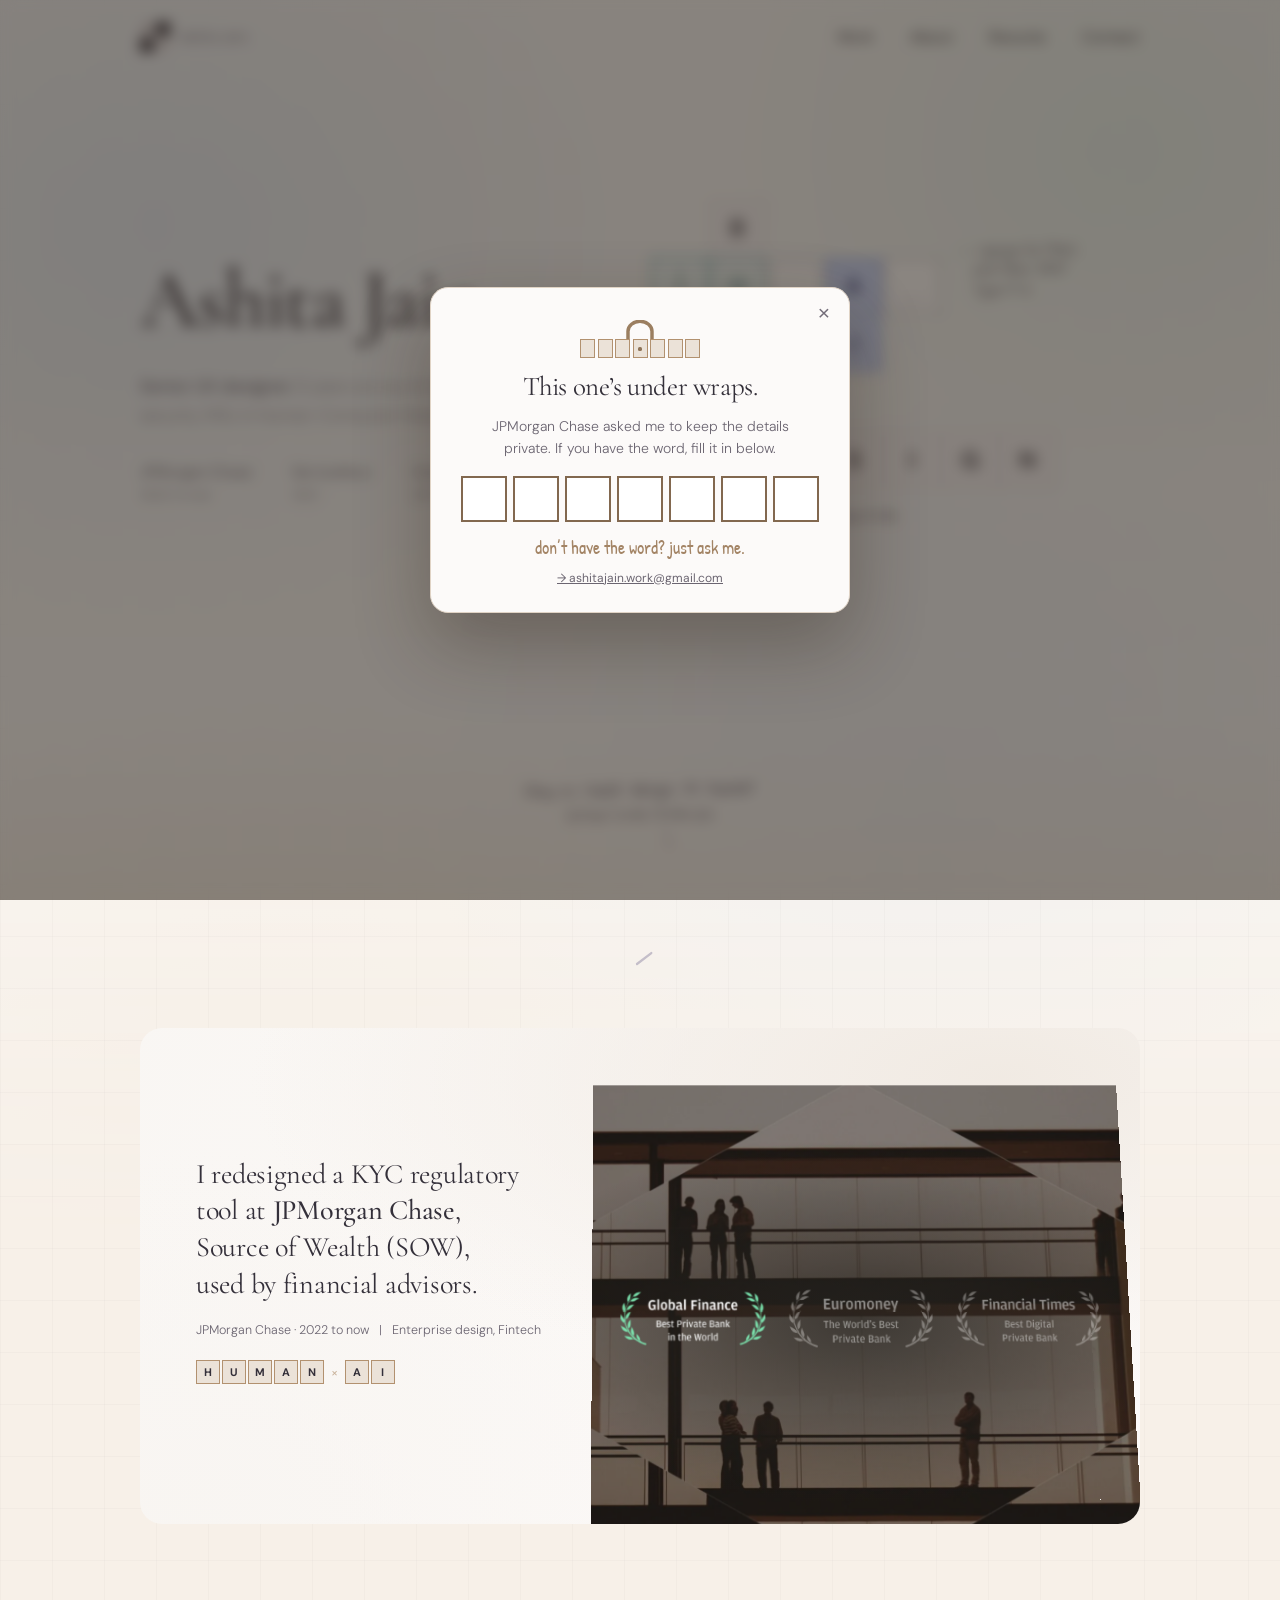
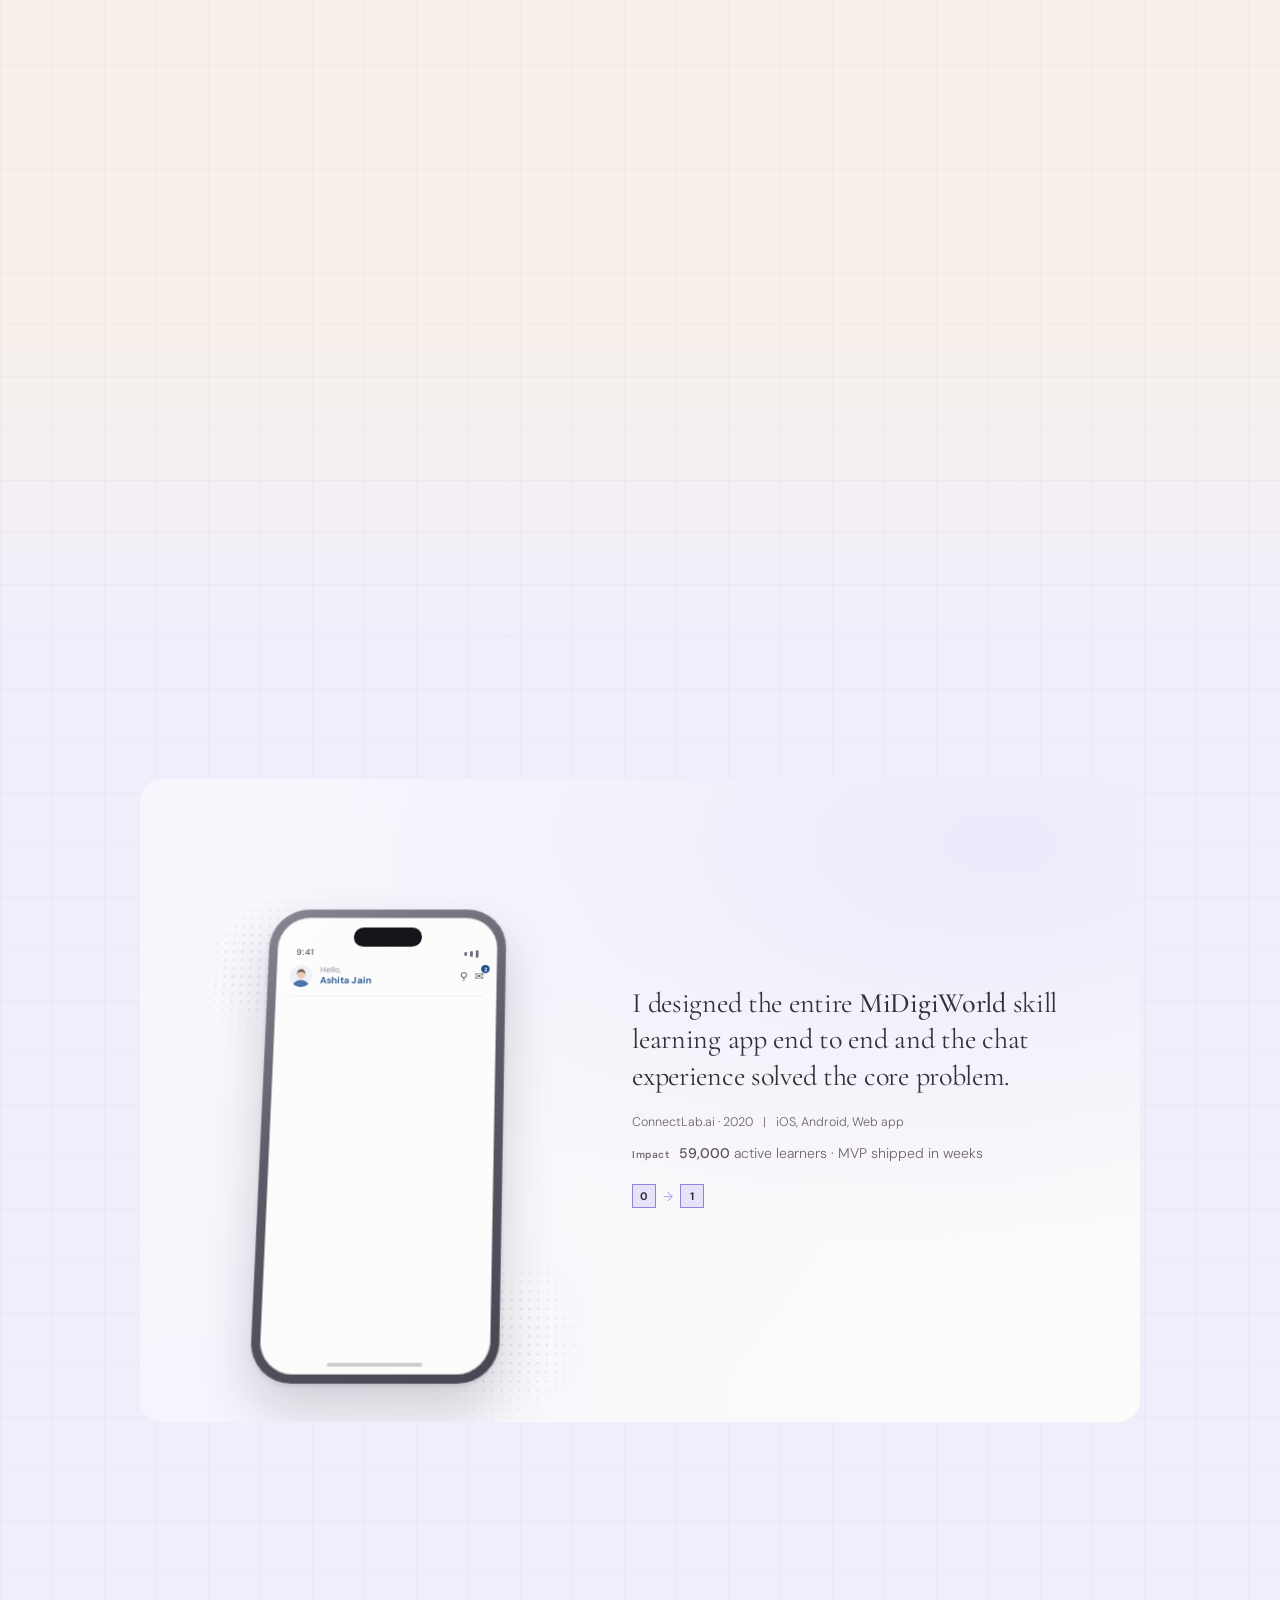
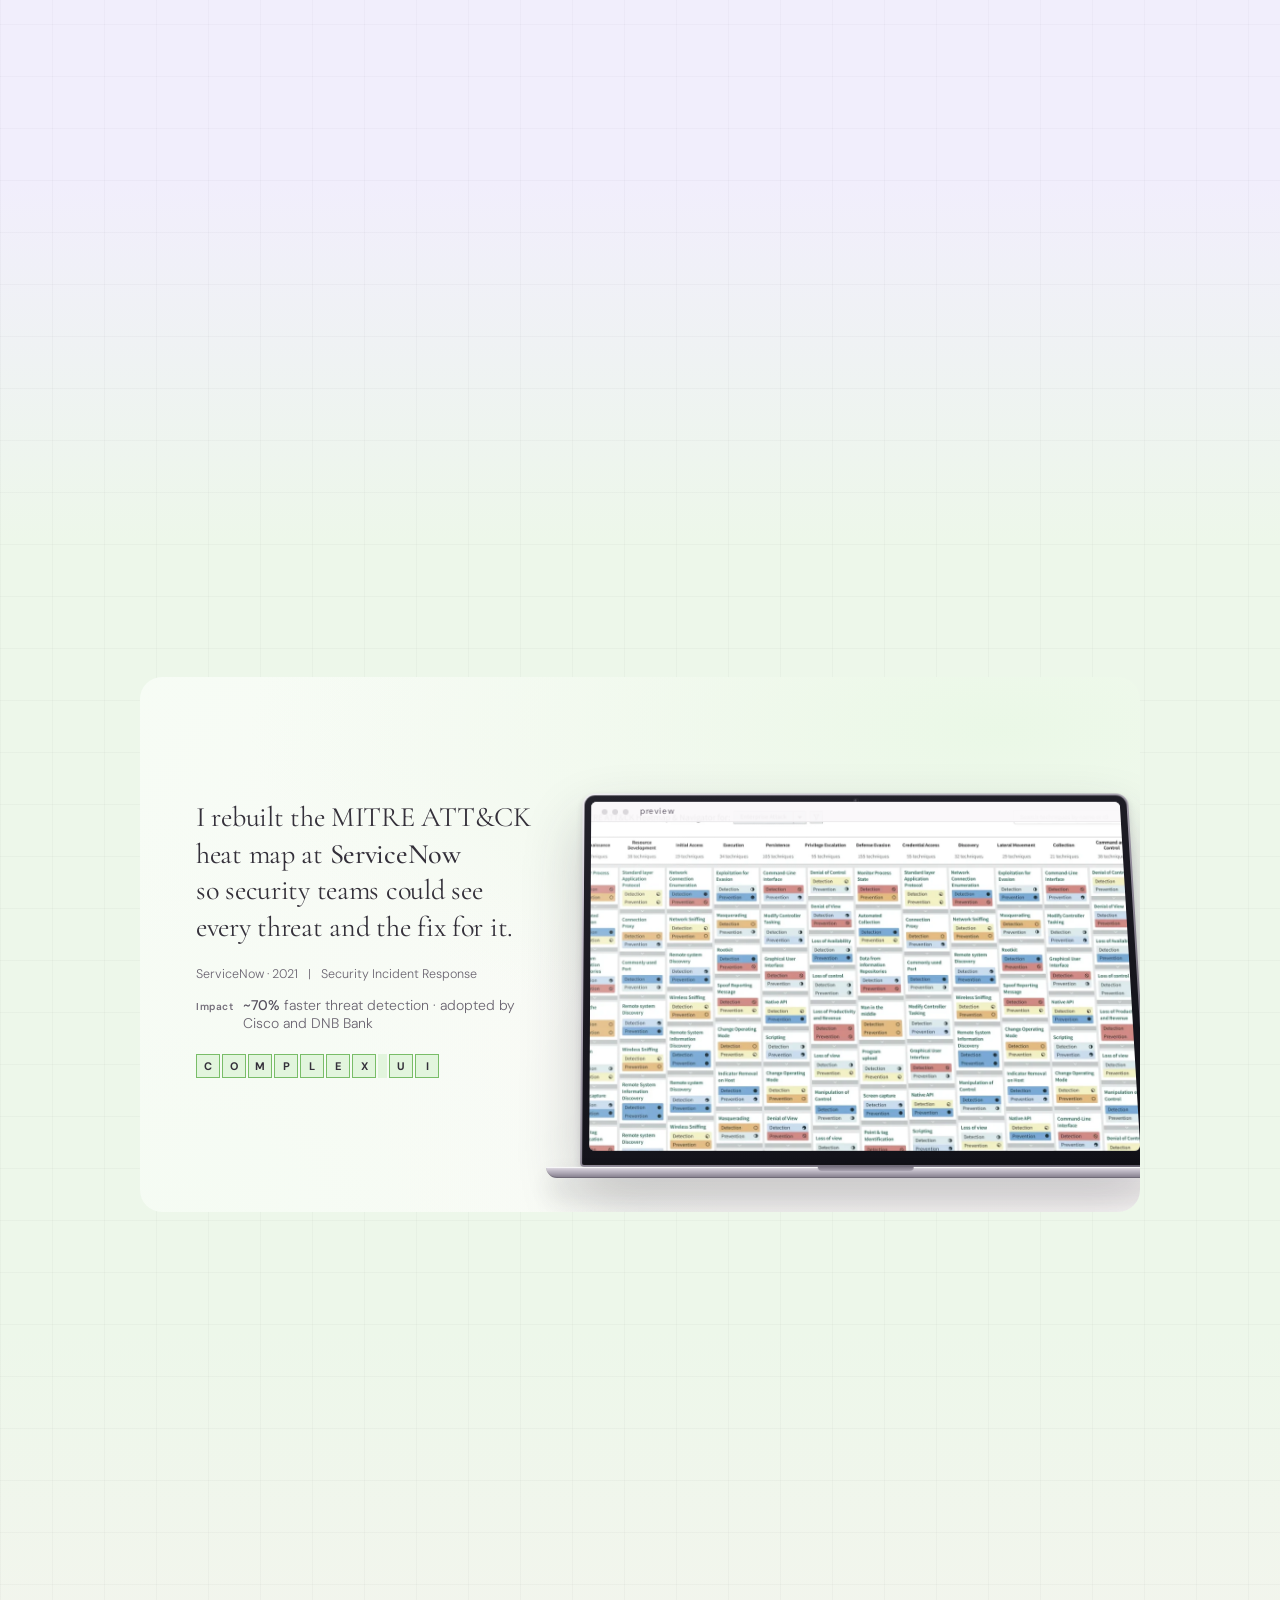
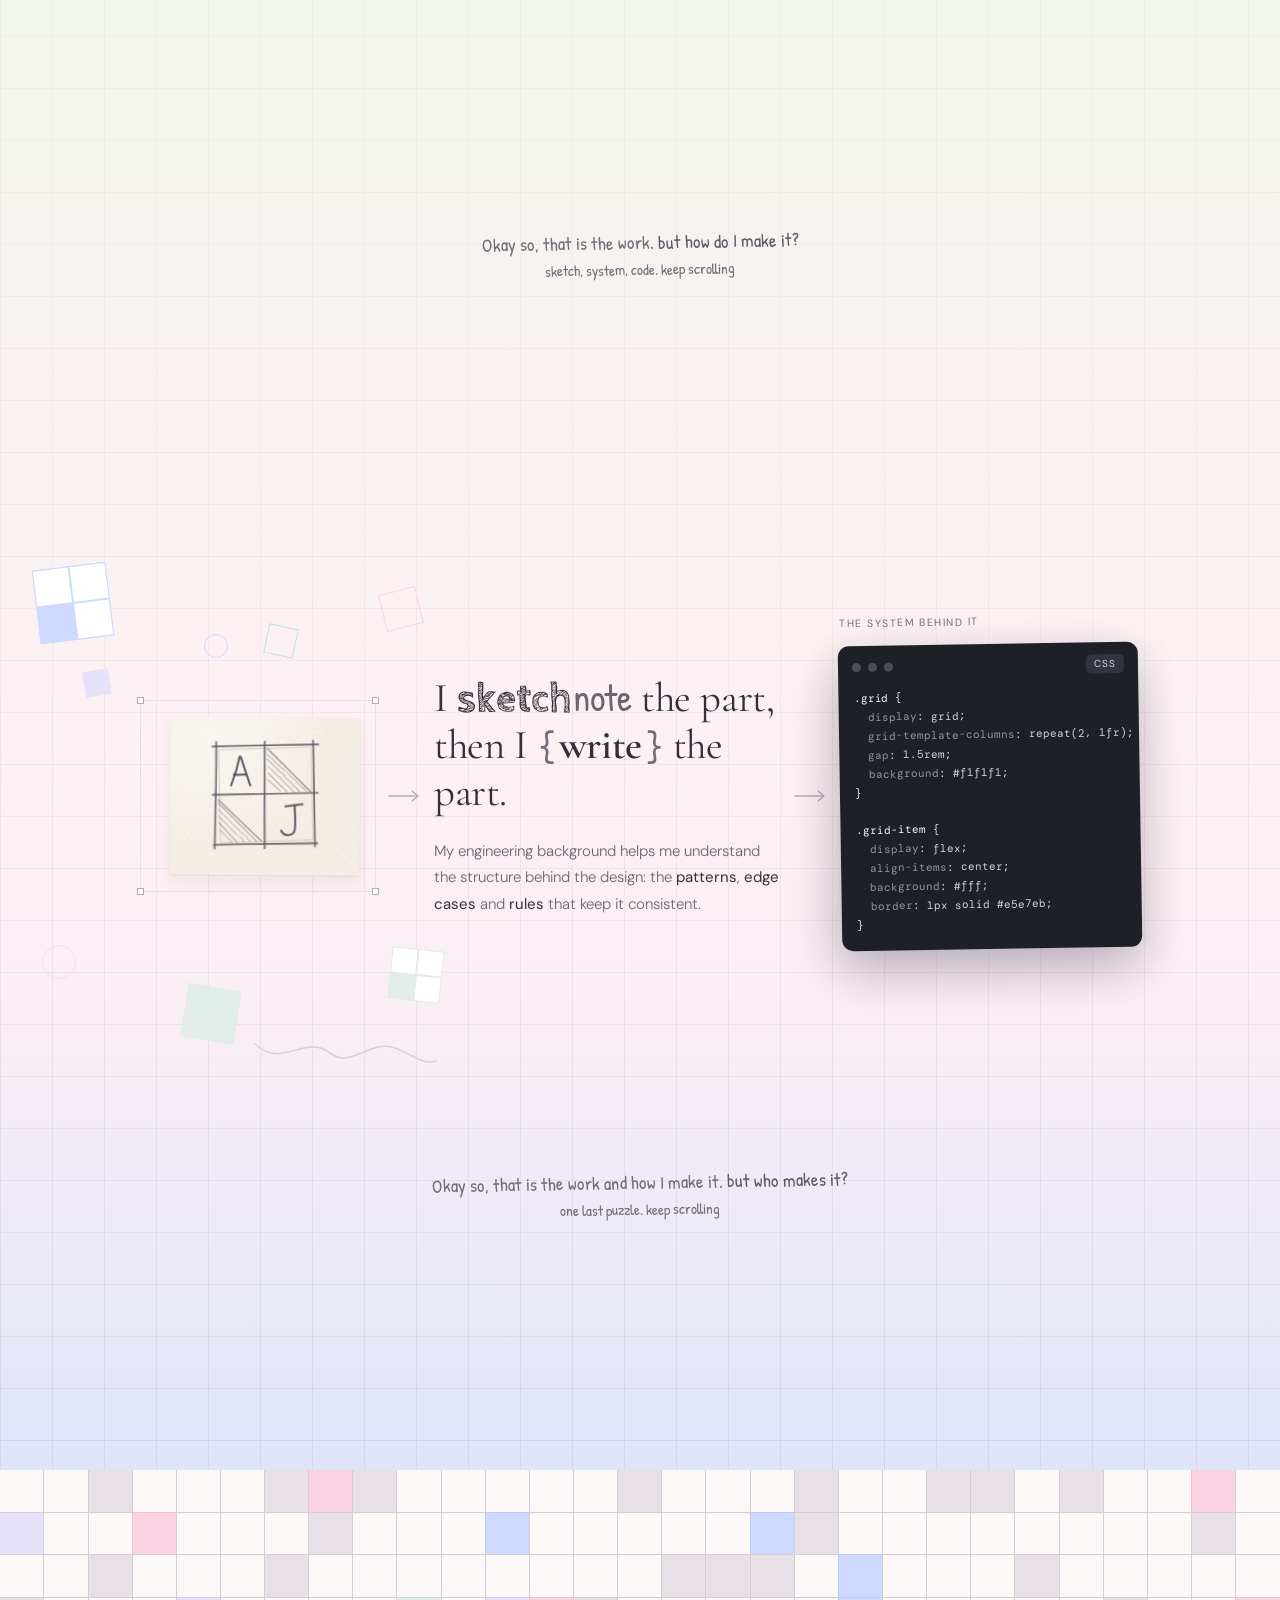
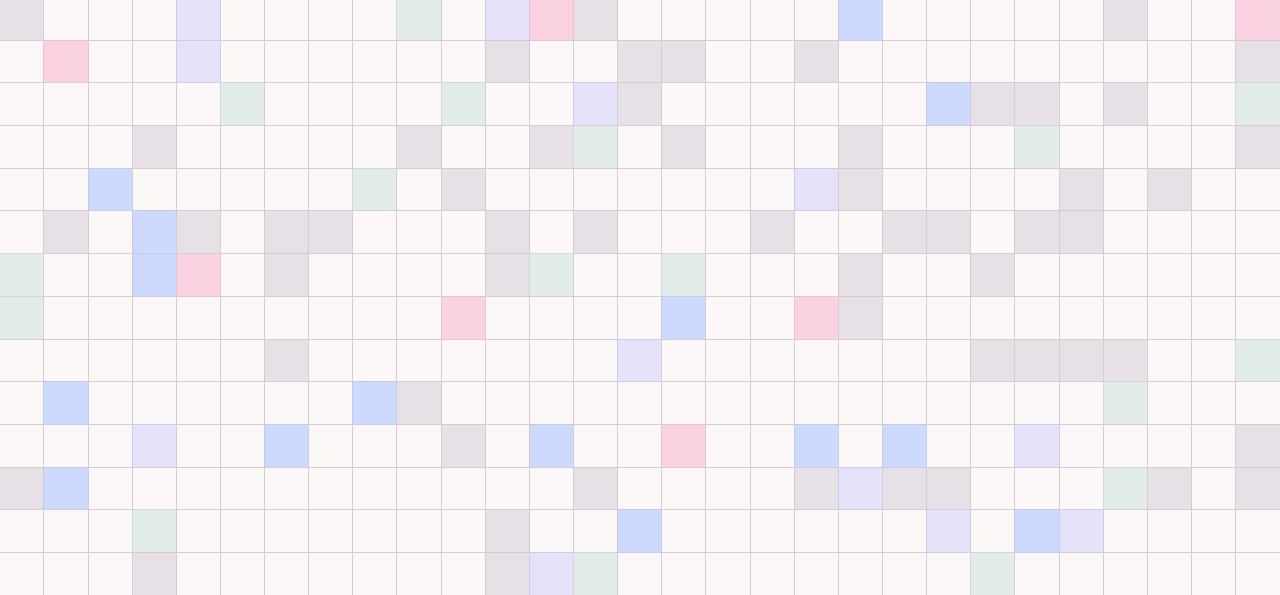
<file: jpm.html>
<!doctype html>
<html lang="en">
<head>
<meta charset="utf-8">
<meta name="viewport" content="width=device-width, initial-scale=1">
<meta name="robots" content="noindex">
<title>Source of Wealth case study | Ashita Jain</title>
<meta http-equiv="refresh" content="0; url=sow.html">
<link rel="canonical" href="https://ashitajain.design/sow.html">
<script>location.replace('sow.html' + location.hash);</script>
</head>
<body>
<p>This case study has moved. <a href="sow.html">Open the Source of Wealth case study</a>.</p>
</body>
</html>
</file>
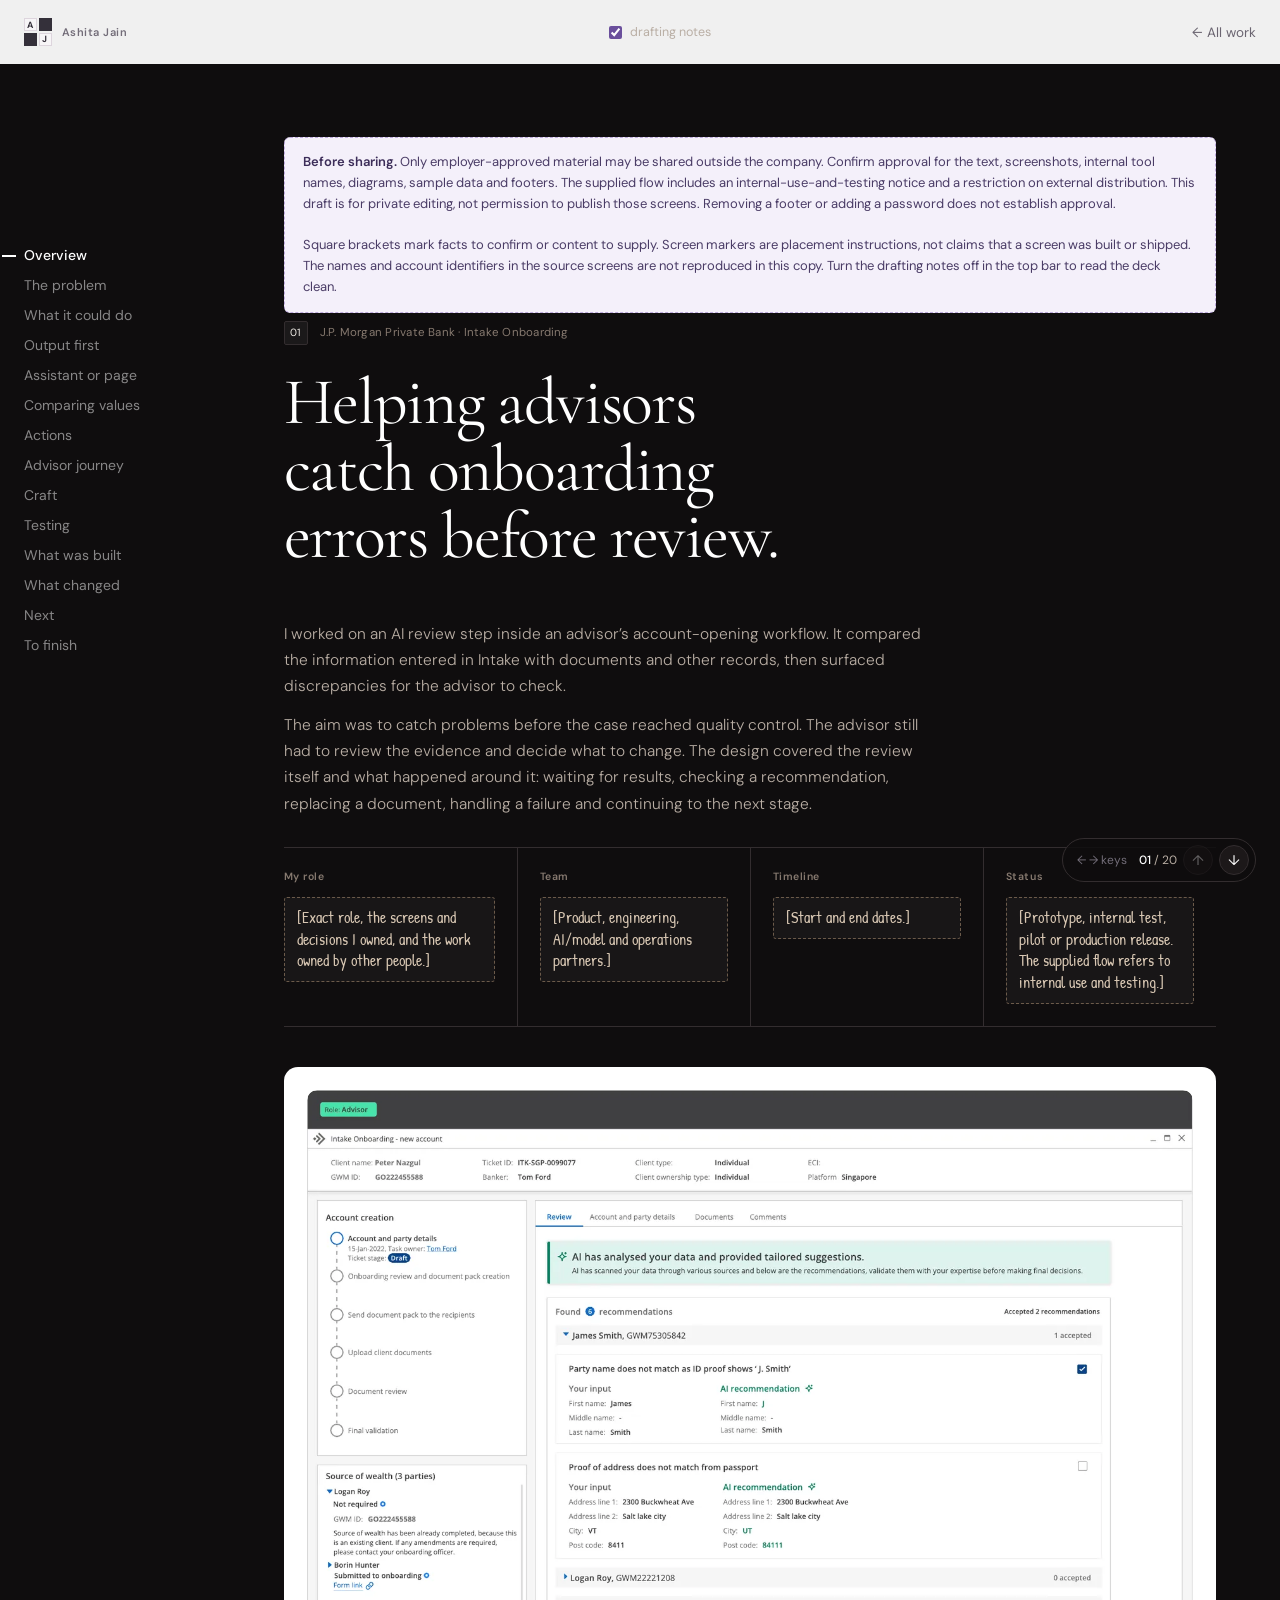
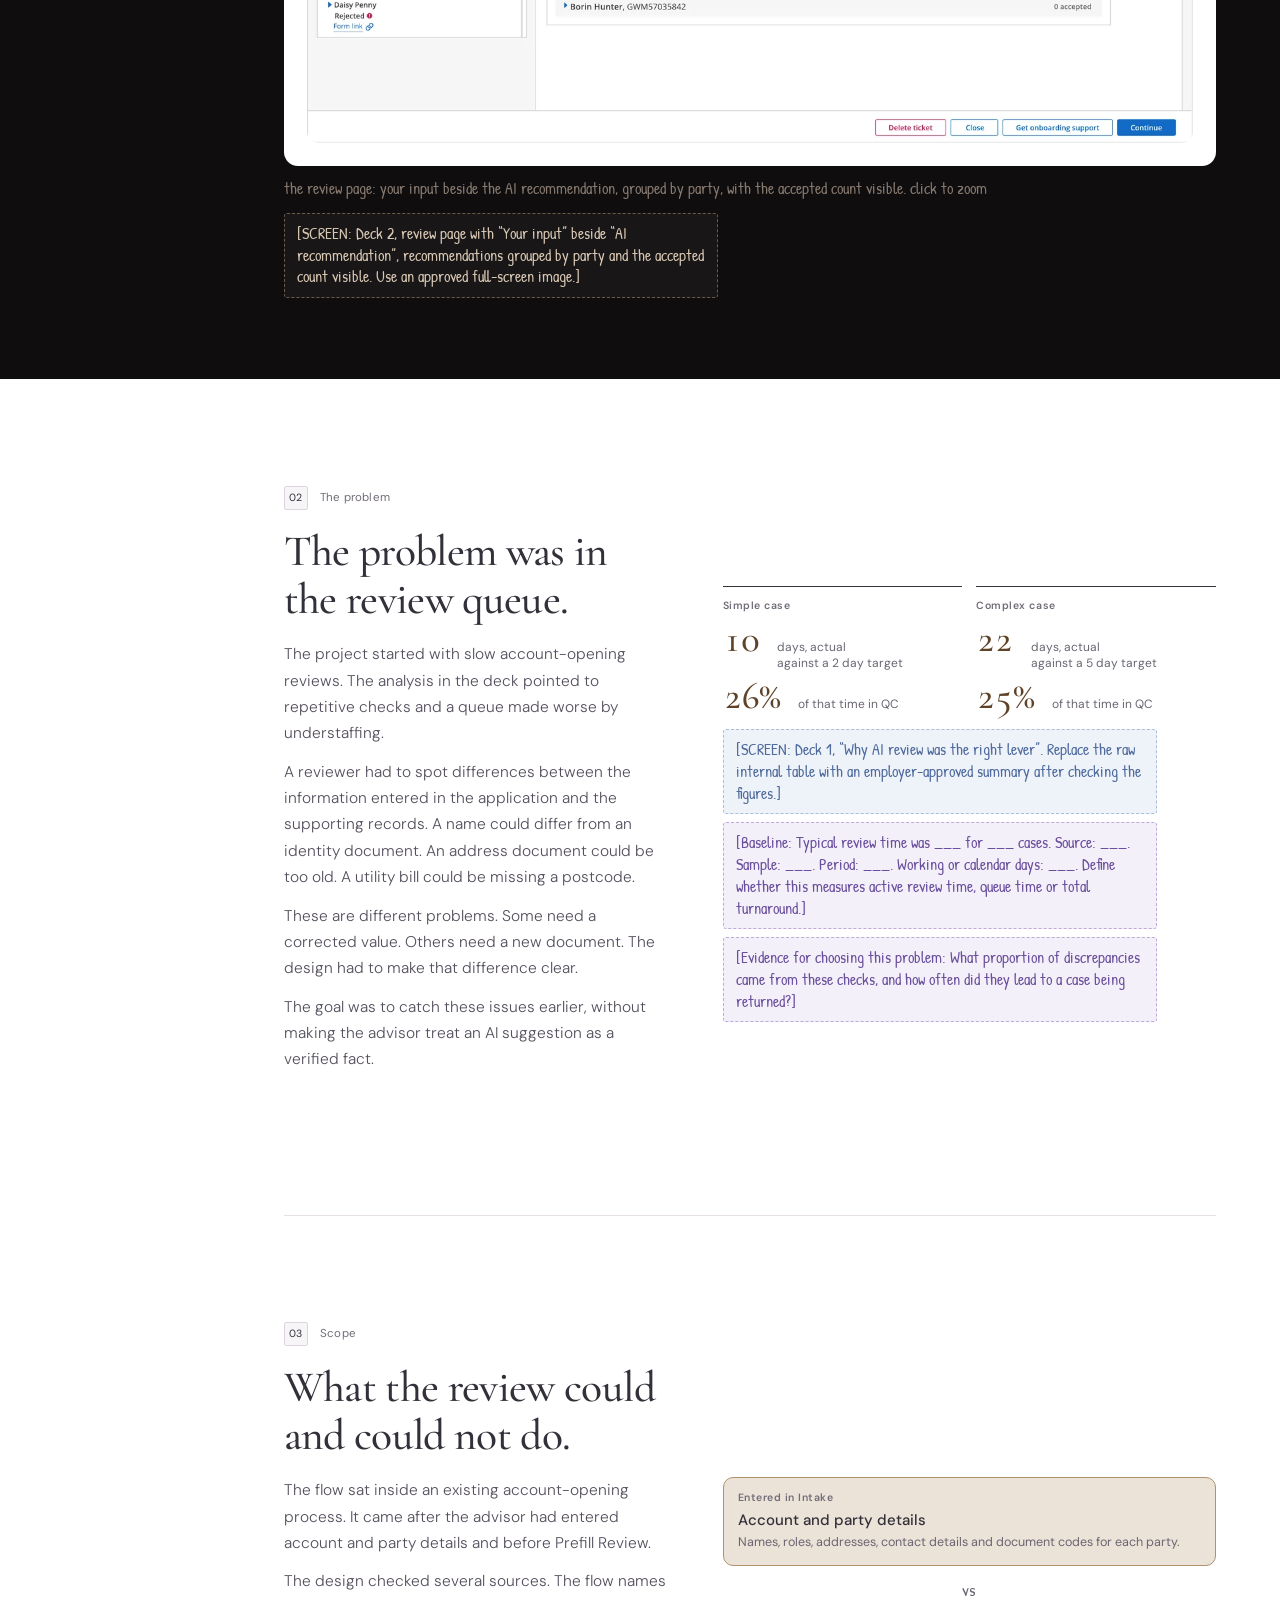
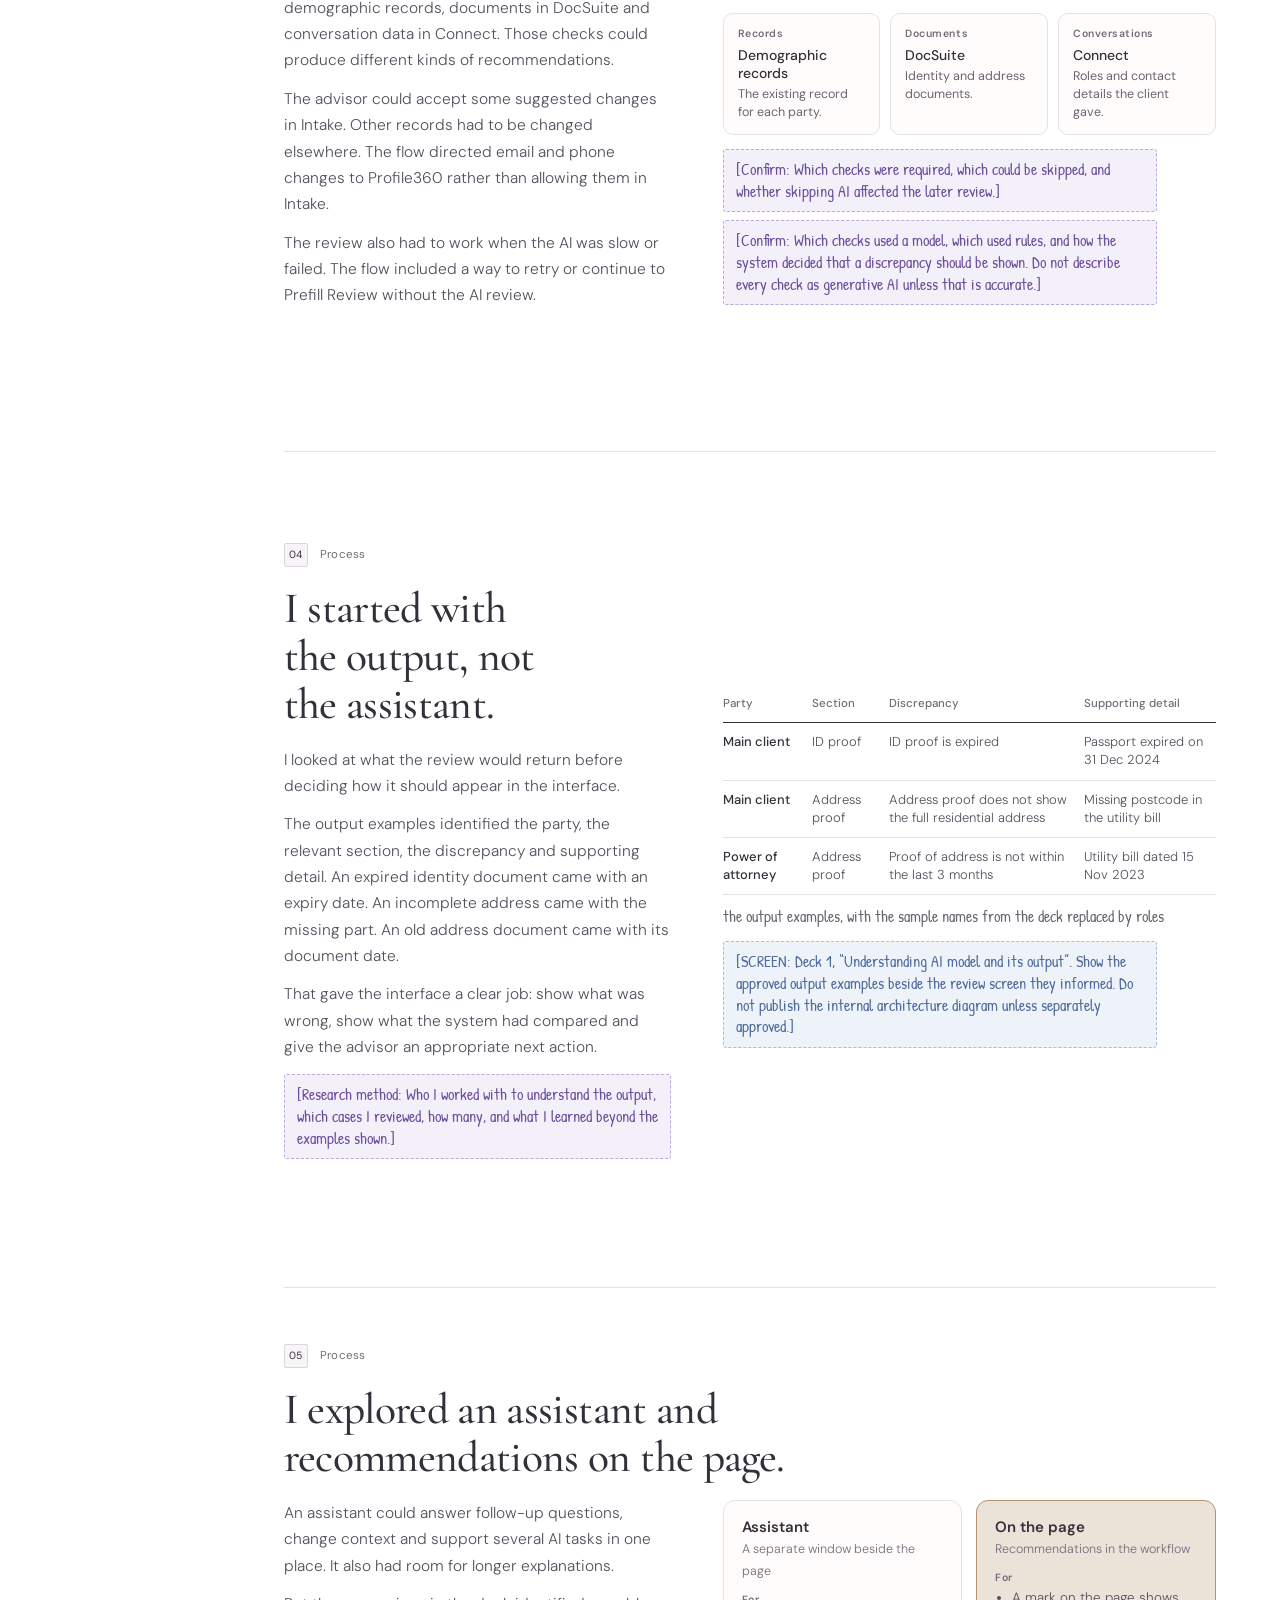
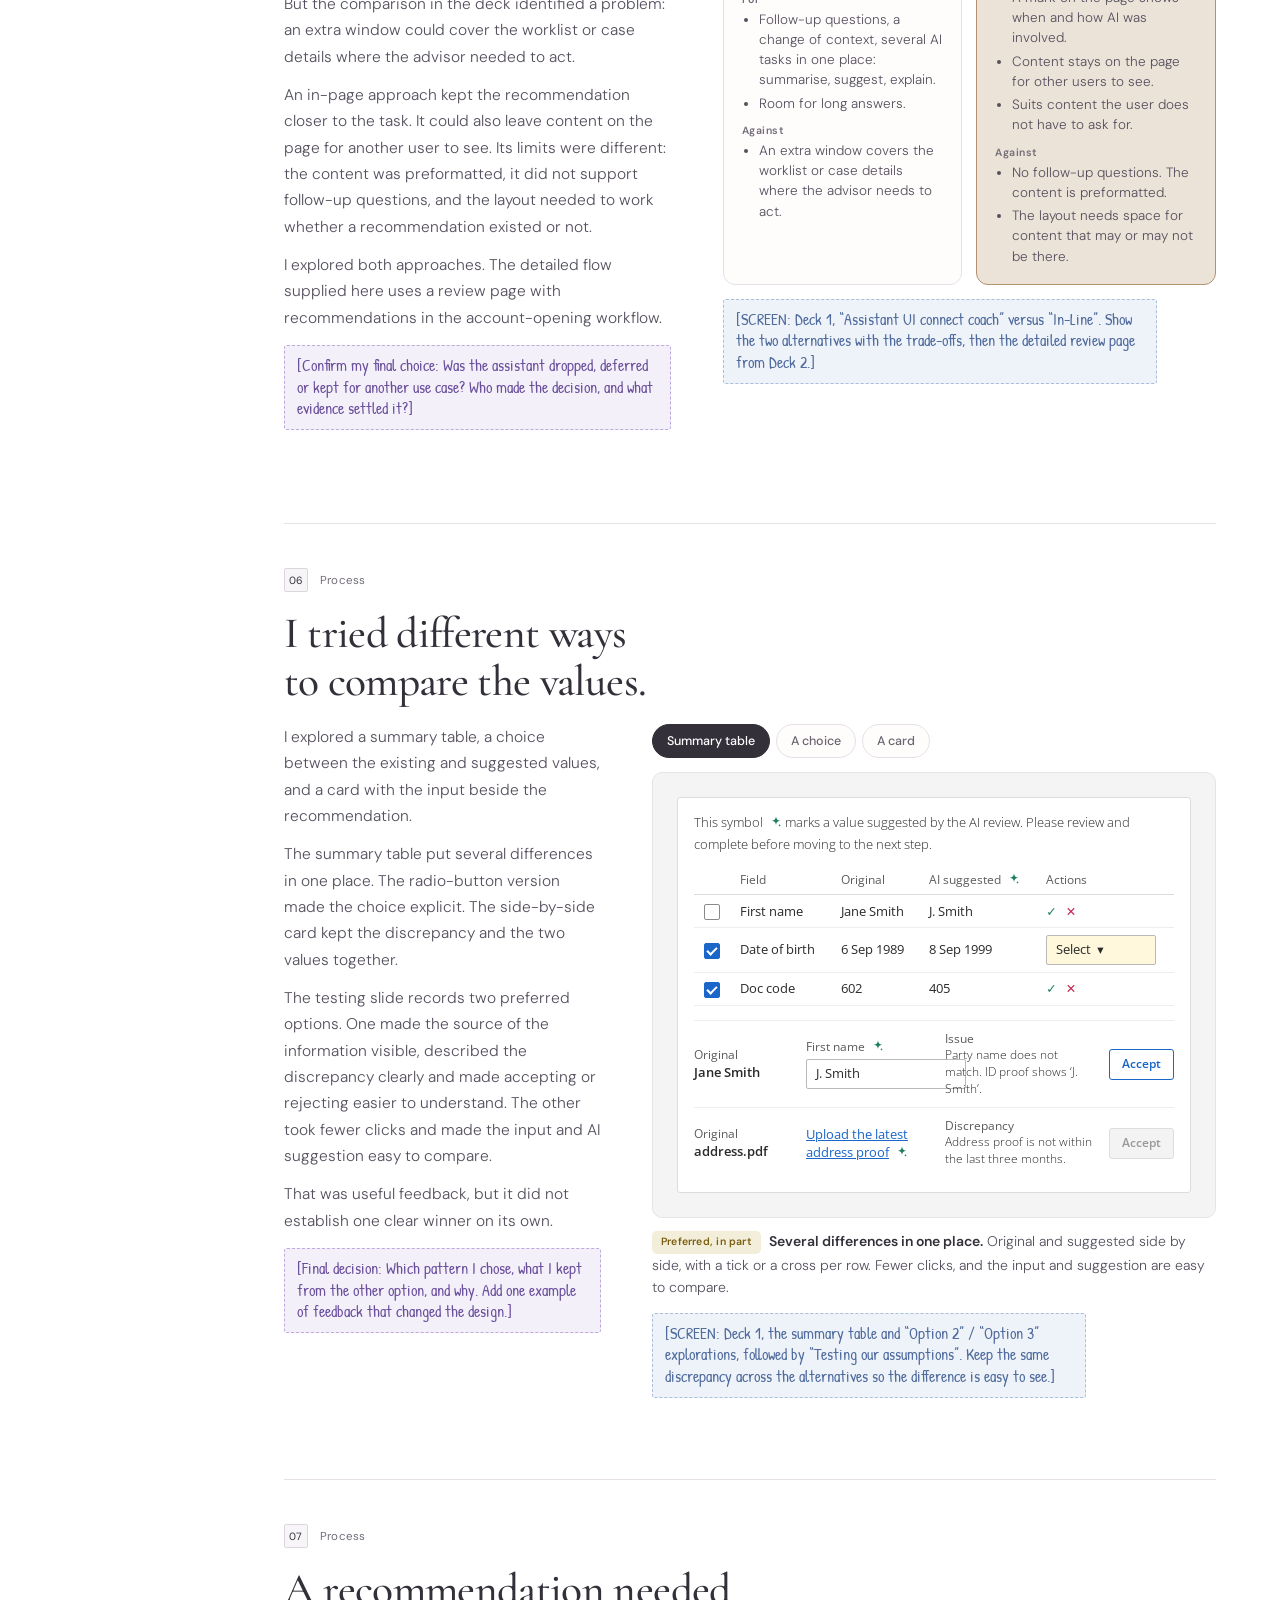
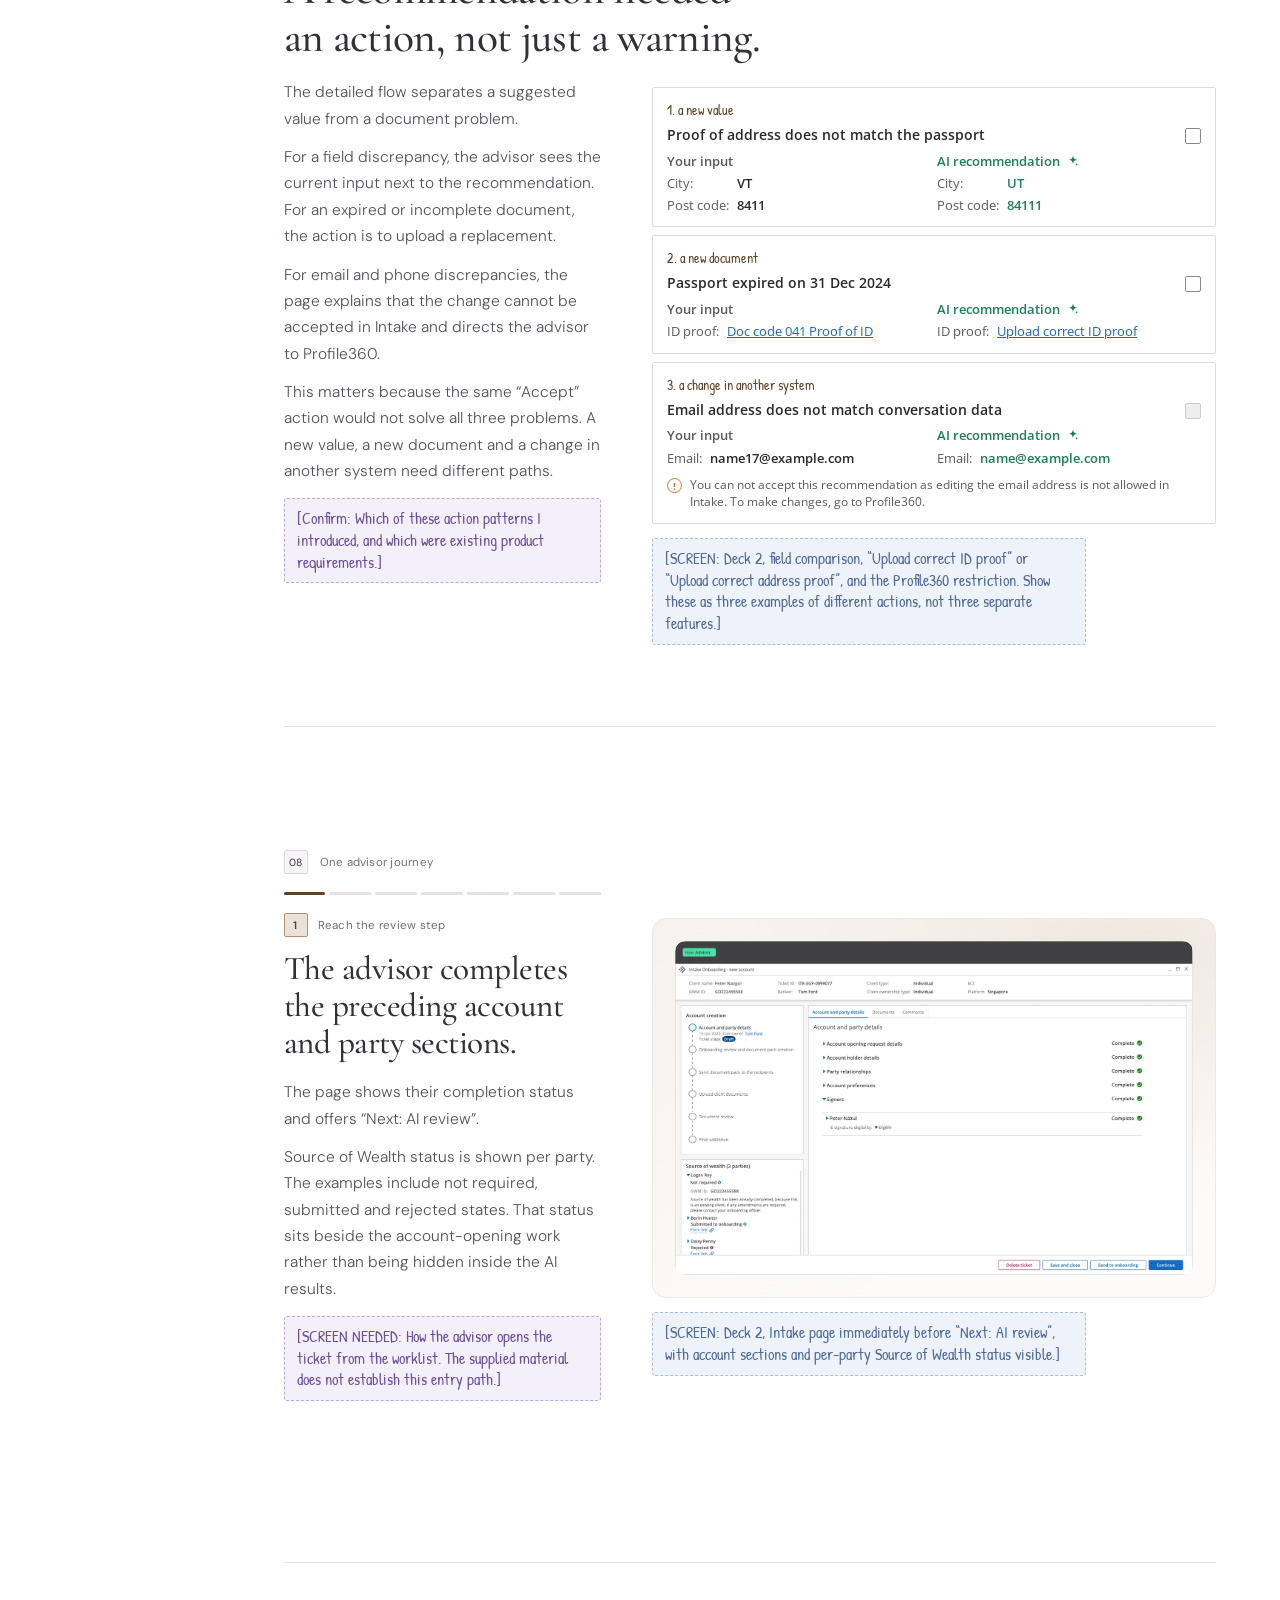
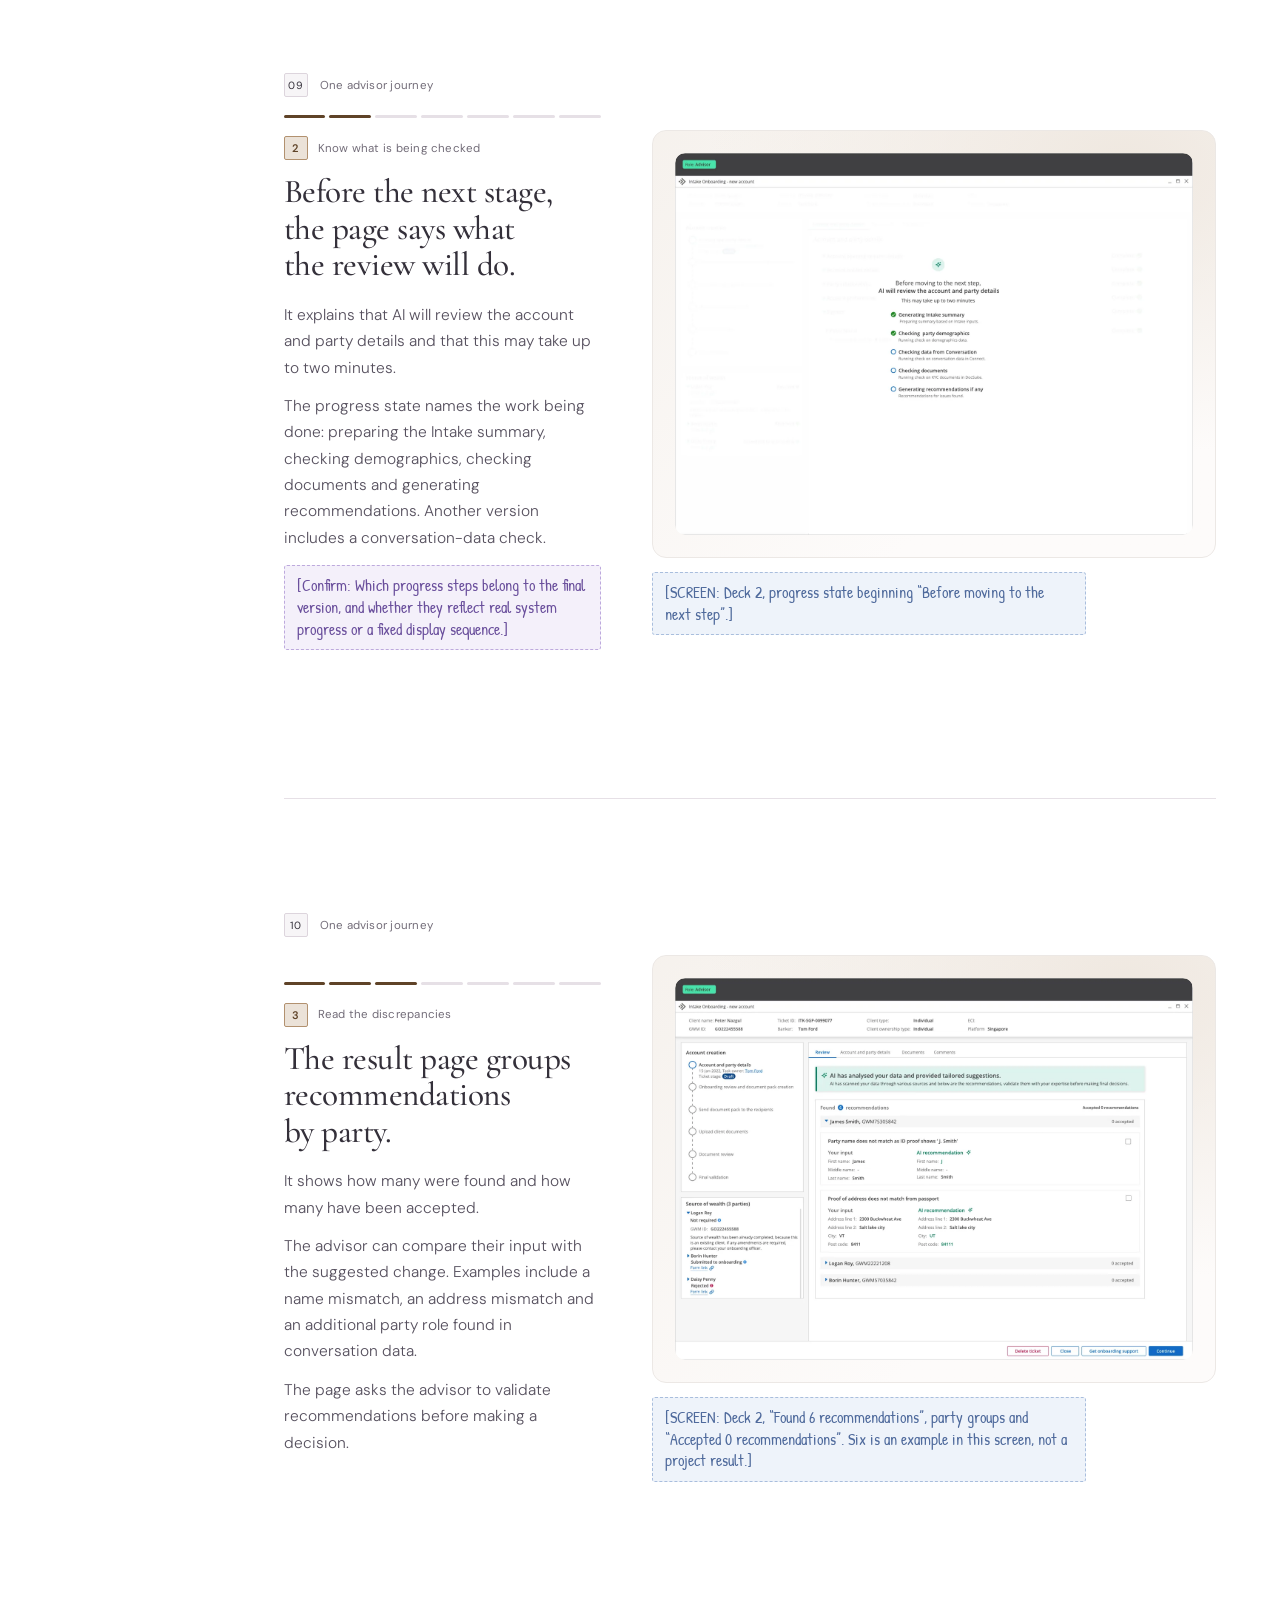
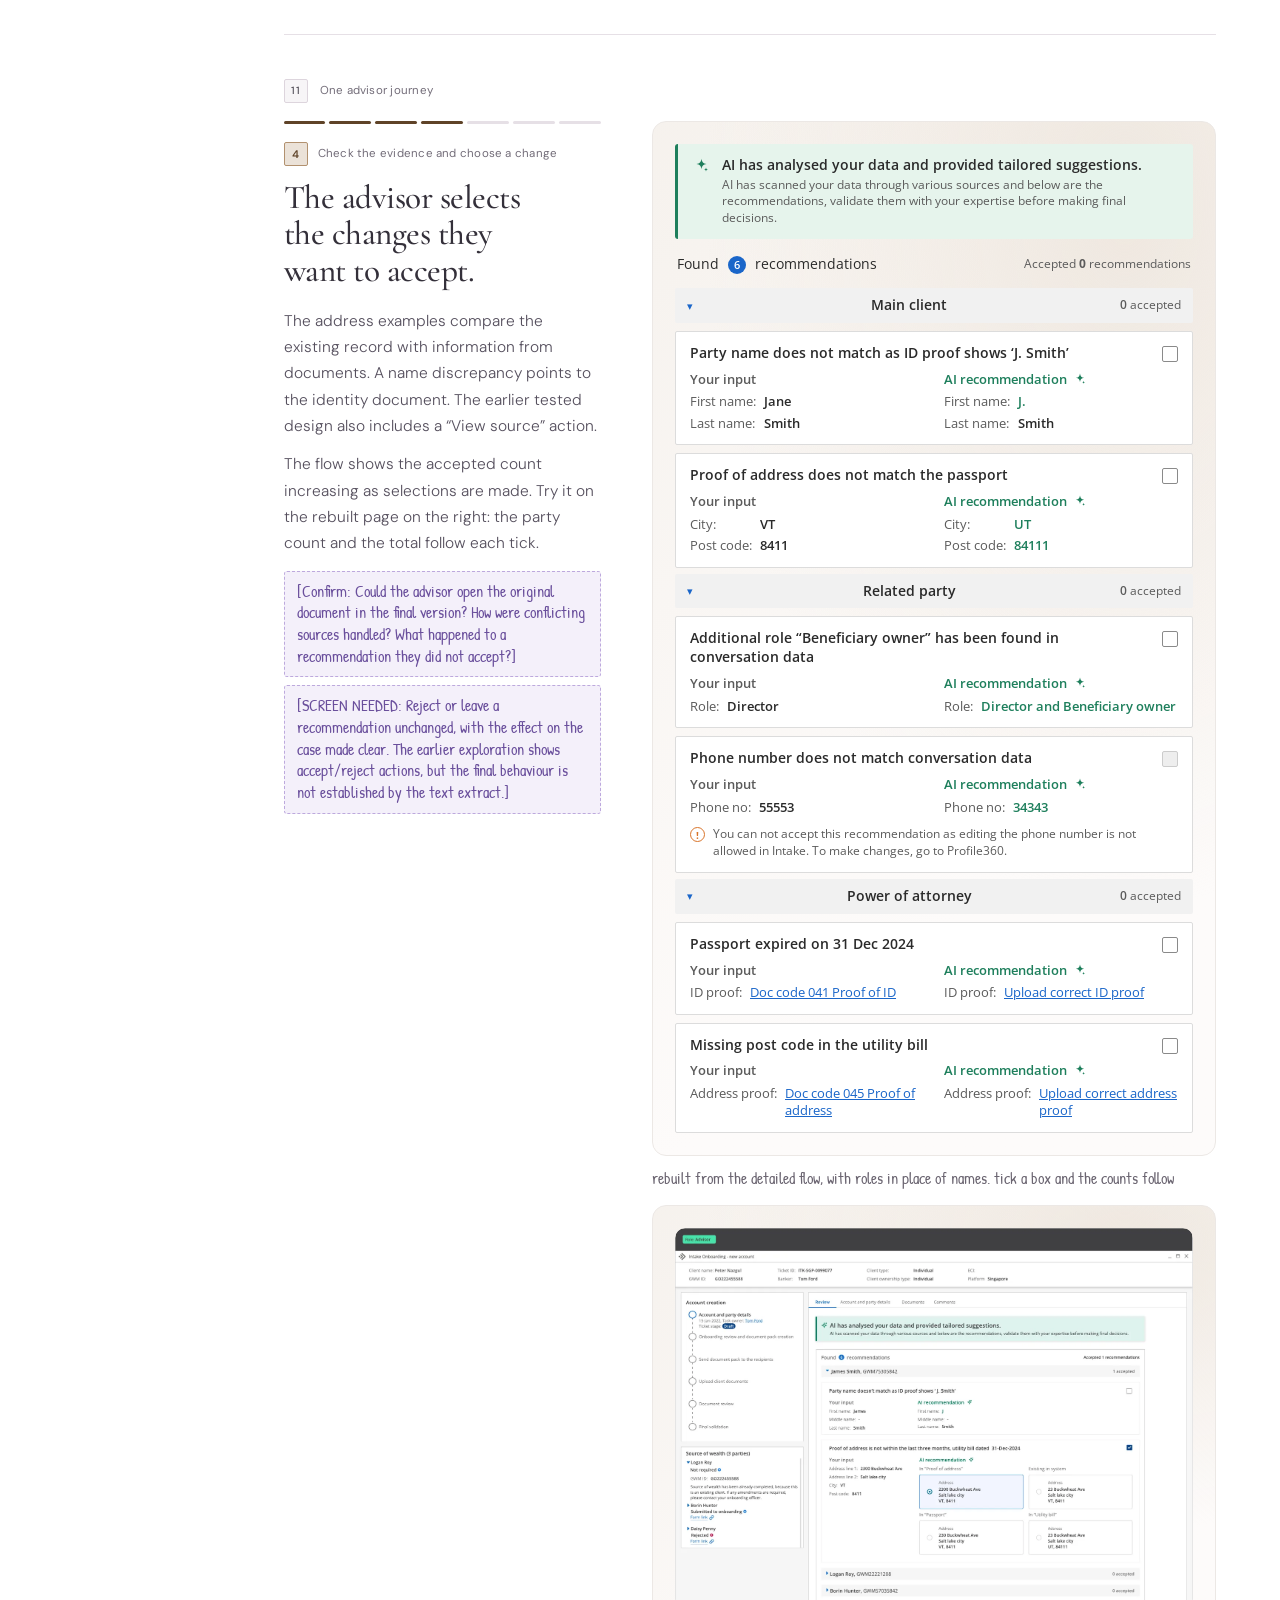
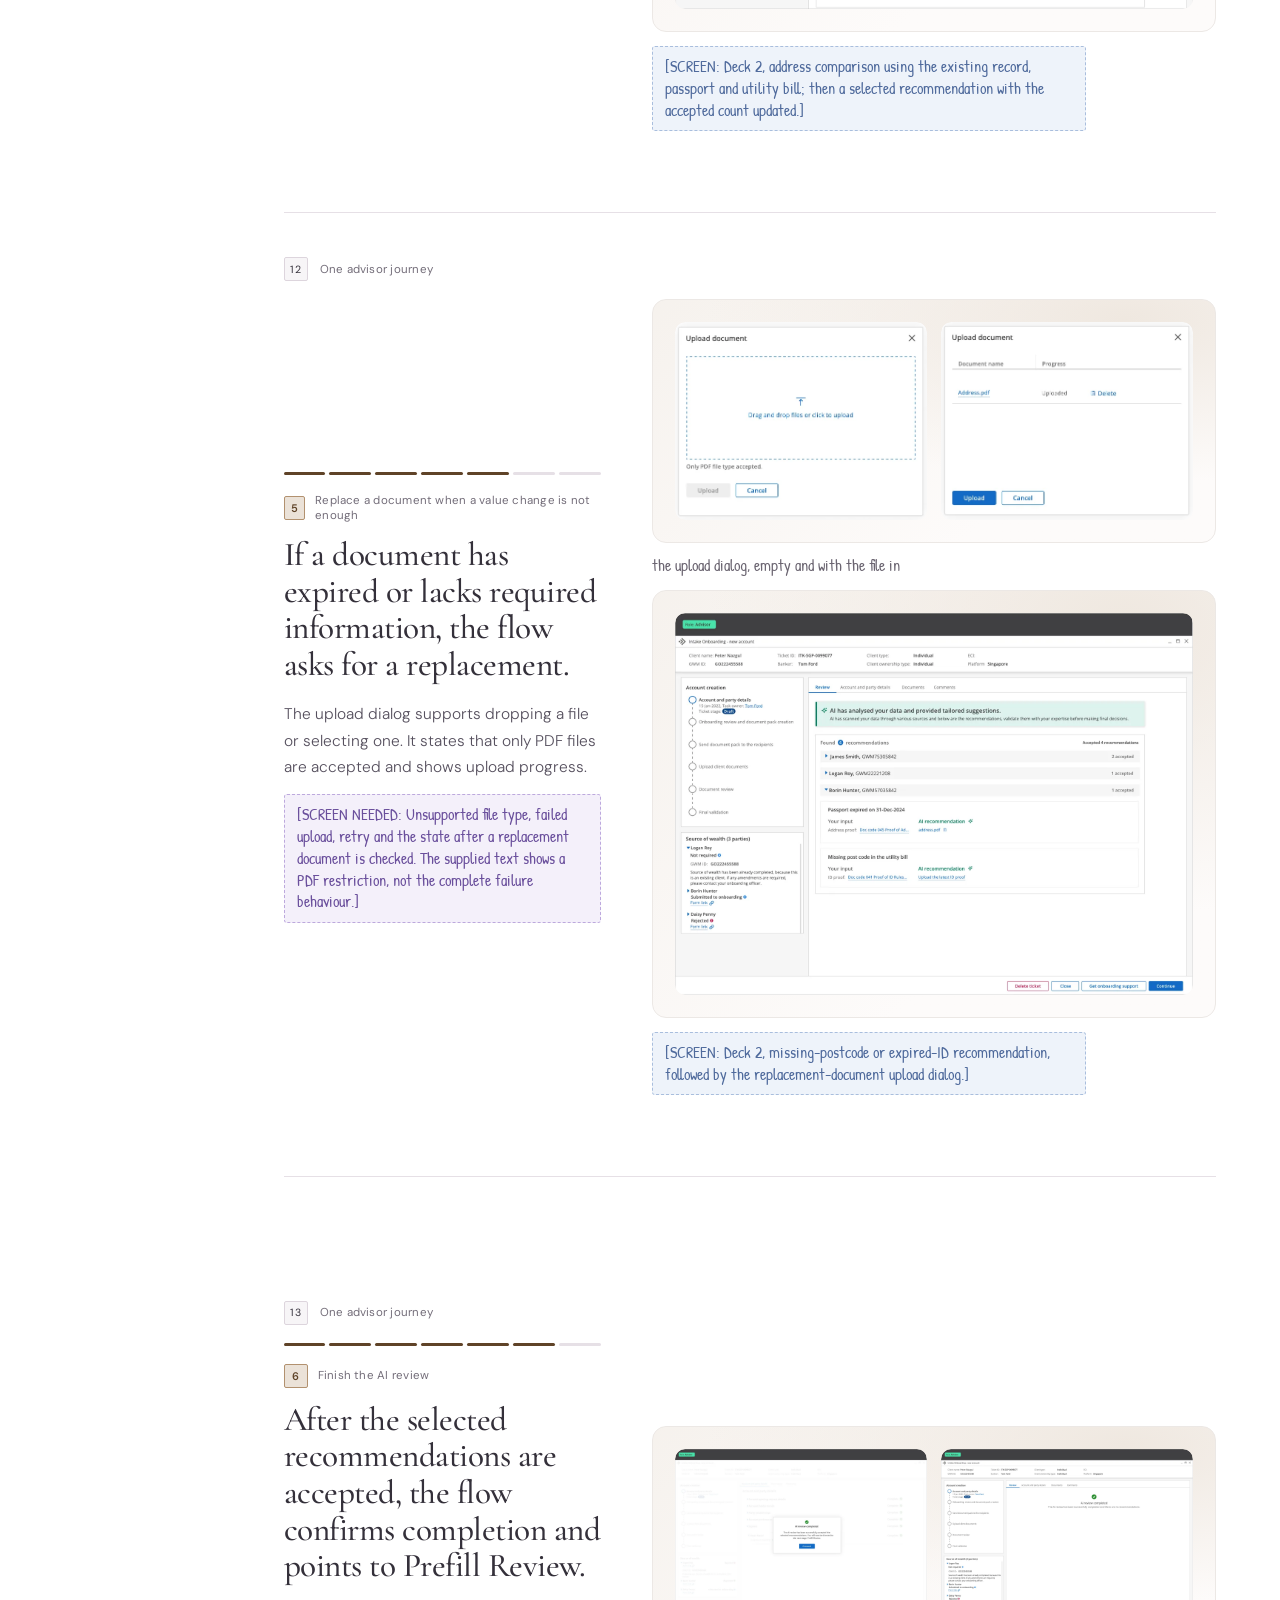
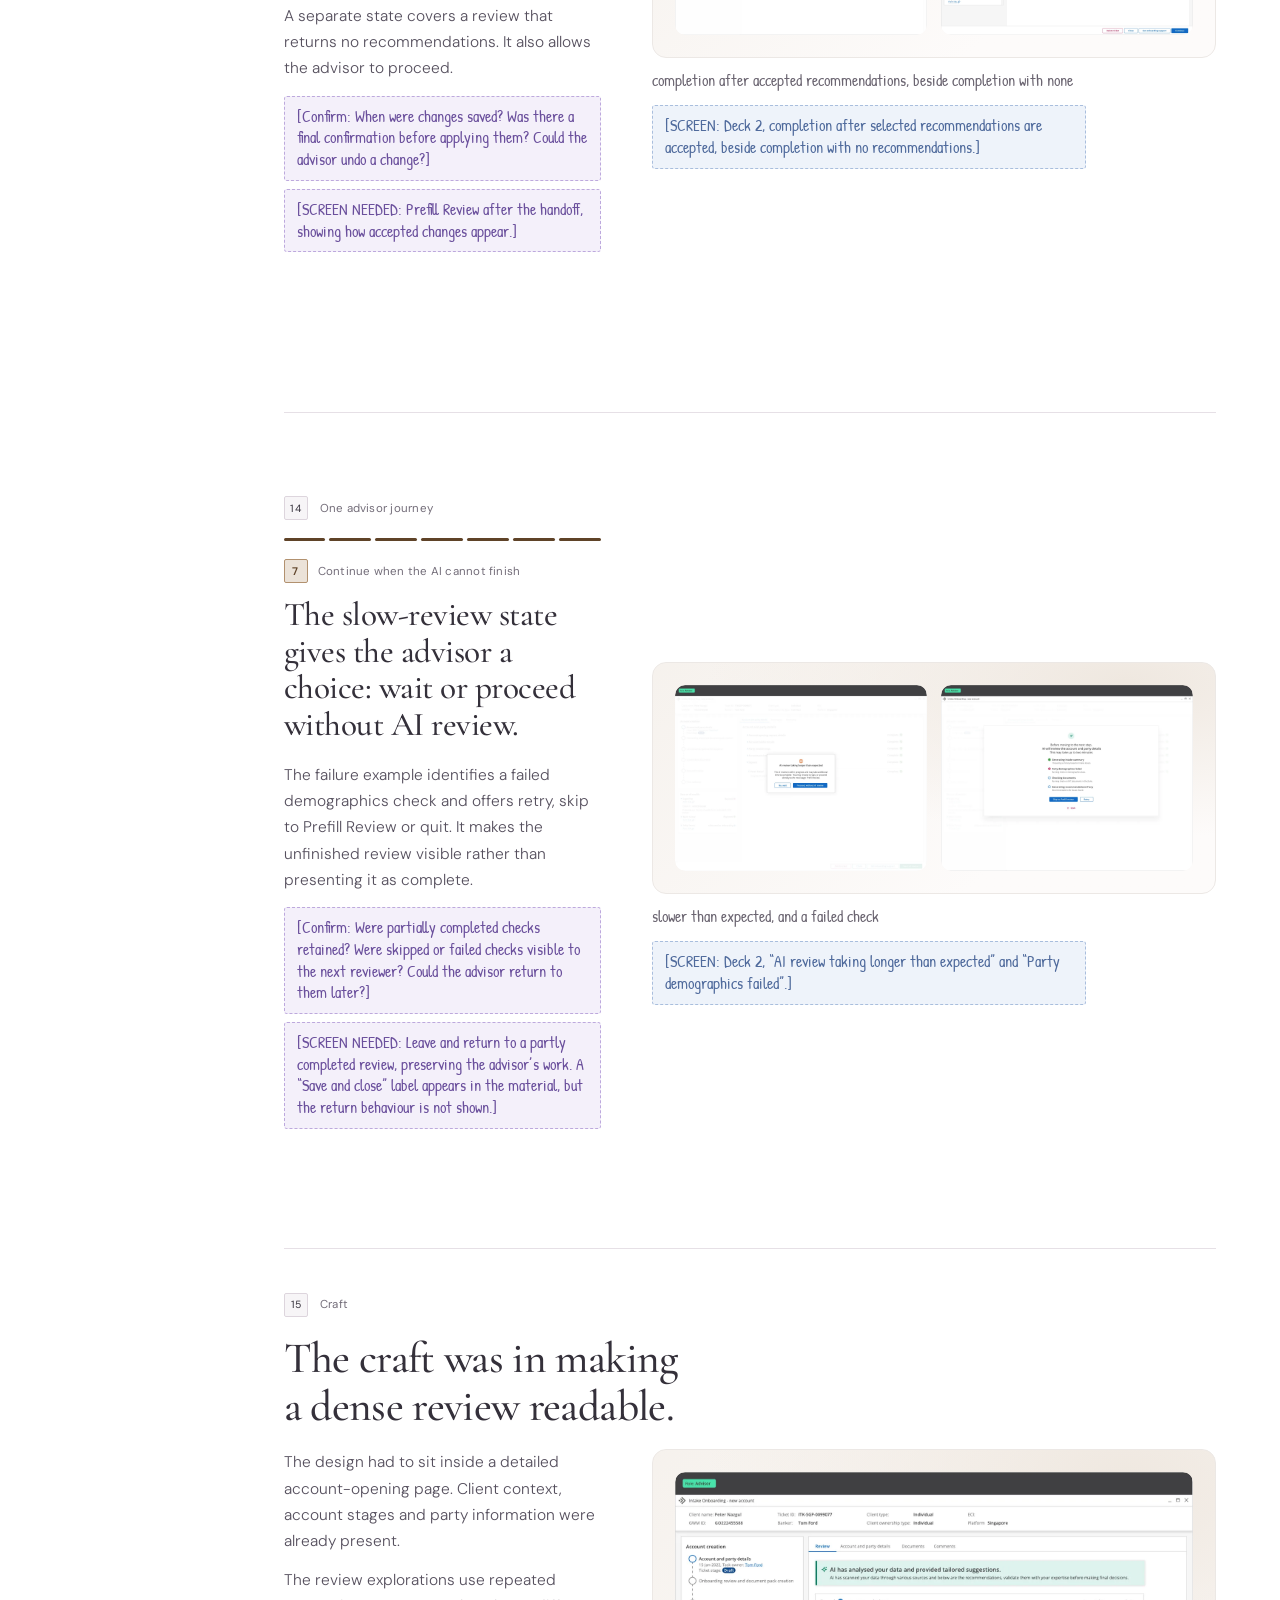
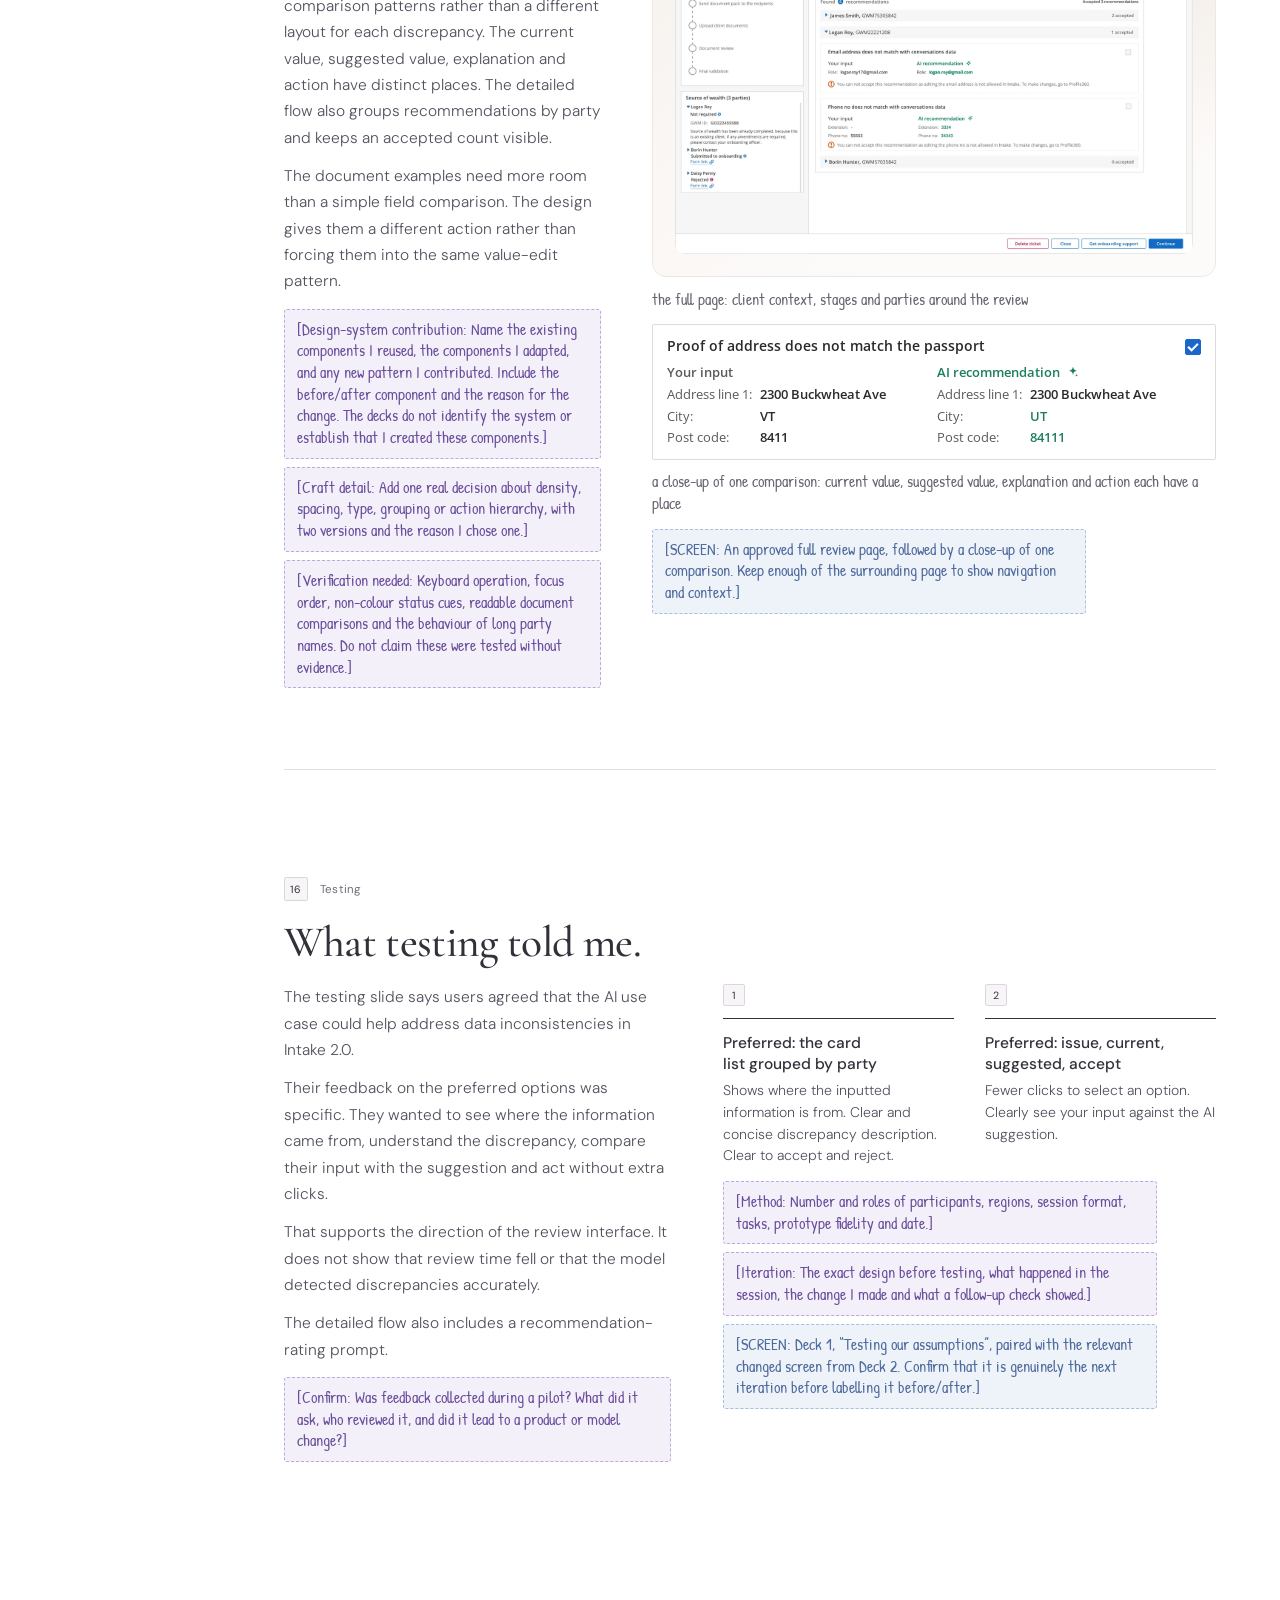
<file: onboarding.html>
<!doctype html>
<html lang="en">
<head>
<script>if("scrollRestoration" in history)history.scrollRestoration="manual";if(!location.hash)scrollTo(0,0);document.documentElement.classList.add('js');</script>

<meta charset="utf-8">
<meta name="viewport" content="width=device-width, initial-scale=1">
<meta name="robots" content="noindex">
<meta name="description" content="Case study: an AI review step inside an advisor's account-opening workflow. Draft for private editing.">
<link rel="icon" type="image/svg+xml" href="data:image/svg+xml,%3Csvg xmlns='http://www.w3.org/2000/svg' viewBox='0 0 32 32'%3E%3Crect width='32' height='32' fill='%23faf7f5'/%3E%3Crect x='3' y='3' width='11' height='11' fill='none' stroke='%2334303a' stroke-width='2'/%3E%3Crect x='18' y='3' width='11' height='11' fill='%2334303a'/%3E%3Crect x='3' y='18' width='11' height='11' fill='%2334303a'/%3E%3Crect x='18' y='18' width='11' height='11' fill='none' stroke='%2334303a' stroke-width='2'/%3E%3C/svg%3E">
<title>Onboarding AI review | Ashita Jain</title>
<link rel="preconnect" href="https://fonts.googleapis.com">
<link rel="preconnect" href="https://fonts.gstatic.com" crossorigin>
<link rel="stylesheet" href="https://fonts.googleapis.com/css2?family=Patrick+Hand&family=Cormorant+Garamond:wght@400;500&family=DM+Sans:wght@300;400;500;600;700&family=Open+Sans:wght@400;600;700&display=swap">
<link rel="stylesheet" href="casestudy.css">
<style>
  :root {
    /* Same family as the Source of Wealth case study: the site's warm neutrals,
       the tan tint and brown accent, and the near-black opening. */
    --tint: #ebe2d8; --tint-line: #b2916f; --brown: #5f4328;
    --accent: #5f4328; --accent-soft: #e4d6c5;
    --bg: #ffffff; --ink: #34303a; --mid: #6b6571; --light: #736d79;
    --rule: #e6e0e6; --cell-filled: #f7f5f7; --cell-border: #ddd5dd; --surface: #fffdfc;
    --dark: #0f0d0e; --dark2: #1c1819; --dark-rule: #332d2f;
    --dark-ink: #f3efea; --dark-mid: #b9aea4; --dark-lo: #86796f;
    --mono: 'DM Sans', system-ui, sans-serif;
    /* the product's own colours, used only inside rebuilt product components */
    --ui-blue: #1a66c9; --ui-green: #1e7f5c; --ui-ink: #2a2a2a; --ui-mid: #5b5b5b;
    --ui-line: #dcdcdc; --ui-bg: #f4f4f4; --ui-mint: #e6f4ec; --ui-red: #c7254e;
    --navh: 64px;
  }
  html { scroll-snap-type: y proximity; scroll-padding-top: var(--navh); }
  body { background: var(--bg); color: var(--ink); }
  .em { font-style: normal; color: var(--brown); }
  nav { height: var(--navh); }

  /* ---------- the deck: one slide per idea ---------- */
  .frame { padding-bottom: 0; }
  .slide {
    min-height: calc(100vh - var(--navh)); scroll-snap-align: start; scroll-margin-top: var(--navh);
    padding: clamp(28px, 5vh, 56px) 0 clamp(64px, 9vh, 96px);
    display: grid; align-content: center; position: relative;
  }
  .slide + .slide::before { content: ''; position: absolute; top: 0; left: 0; right: 0; height: 1px; background: var(--rule); }
  .slide.dark + .slide::before, .slide + .slide.dark::before { display: none; }
  .sn { display: flex; align-items: center; gap: 12px; font-family: var(--mono); font-size: 11.5px; letter-spacing: 0.02em; color: var(--light); margin-bottom: 18px; }
  .sn i {
    font-style: normal; width: 24px; height: 24px; display: grid; place-items: center;
    border: 1.2px solid var(--cell-border); border-radius: 2px; background: var(--cell-filled);
    font-size: 10.5px; color: var(--ink); font-variant-numeric: tabular-nums;
  }
  .big {
    font-family: 'Cormorant Garamond', Georgia, serif; font-weight: 500;
    font-size: clamp(28px, 3.4vw, 46px); line-height: 1.1; letter-spacing: -0.015em;
    margin: 0 0 18px; max-width: 24ch; text-wrap: balance;
  }
  .lead { font-size: 15.5px; font-weight: 300; line-height: 1.7; color: #56505e; max-width: 60ch; }
  .lead + .lead { margin-top: 12px; }
  .lead b { font-weight: 500; color: var(--ink); }
  .split { display: grid; grid-template-columns: minmax(0, 0.44fr) minmax(0, 0.56fr); gap: clamp(28px, 4vw, 64px); align-items: center; }
  .split.wide { grid-template-columns: minmax(0, 0.36fr) minmax(0, 0.64fr); }
  .split figure { margin: 0; }
  .split.wide .big { font-size: clamp(24px, 2.6vw, 36px); max-width: 22ch; }
  @media (max-width: 900px) { .split, .split.wide { grid-template-columns: minmax(0, 1fr); } html { scroll-snap-type: none; } .slide { min-height: 0; } }
  .opt .inner { overflow-x: auto; }
  .ui table { min-width: 420px; }
  .rec .cols { grid-template-columns: repeat(auto-fit, minmax(170px, 1fr)); }

  /* the opening, in the near-black of the home page's unlock animation */
  .slide.dark { color: var(--dark-ink); }
  .slide.dark::after { content: ''; position: absolute; top: -120px; bottom: 0; left: 50%; width: 250vw; transform: translateX(-50%); background: var(--dark); z-index: -1; }
  .slide.dark .sn, .slide.dark .sn i { color: var(--dark-lo); }
  .slide.dark .sn i { background: rgba(255,255,255,0.05); border-color: var(--dark-rule); color: var(--dark-ink); }
  .slide.dark h1 { color: #fff; font-size: clamp(38px, 5.6vw, 66px); max-width: 18ch; margin-bottom: 20px; }
  .slide.dark .lead { color: var(--dark-mid); }
  .slide.dark .lead b { color: var(--dark-ink); }
  .slide.dark .big { color: var(--dark-ink); }
  .slide.dark .facts { border-color: var(--dark-rule); }
  .slide.dark .facts > div + div { border-color: var(--dark-rule); }
  .slide.dark .facts em { color: var(--dark-lo); }
  .slide.dark .facts b { color: var(--dark-ink); }
  .slide.dark .facts b small { color: var(--dark-mid); }
  .slide.dark figcaption { color: var(--dark-lo); }
  .slide.dark .panel { background: #fff; border-color: transparent; }
  .slide.dark .t { background: var(--dark2); color: var(--dark-ink); }
  .slide.dark .t h3 { color: var(--dark-ink); }
  .slide.dark .t p { color: var(--dark-mid); }
  .slide.dark .t .lbl { color: var(--dark-lo); }
  .slide.dark .todo { color: #d8c7b3; border-color: #6b5a4a; background: rgba(255,255,255,0.04); }
  .rail a.over-dark { color: rgba(255, 255, 255, 0.5); }
  .rail a.over-dark:hover { color: rgba(255, 255, 255, 0.85); }
  .rail a.over-dark.on { color: #fff; }
  .rail a.over-dark.on::before { background: #fff; }

  /* ---------- stepped reveals: the points of a slide arrive one after another ---------- */
  @keyframes stIn { from { opacity: 0; transform: translateY(10px); } to { opacity: 1; transform: none; } }
  .js [data-play] .st { opacity: 0; }
  .js [data-play].play .st { animation: stIn 0.5s ease both; animation-delay: calc(var(--i, 0) * 120ms + 0.1s); }
  @media (prefers-reduced-motion: reduce) { [data-play] .st { opacity: 1; animation: none !important; } }

  /* ---------- deck controls ---------- */
  .deckbar {
    position: fixed; right: clamp(12px, 2vw, 24px); bottom: 18px; z-index: 55;
    display: flex; align-items: center; gap: 6px; padding: 6px 6px 6px 14px;
    background: color-mix(in srgb, var(--bg) 92%, transparent); border: 1px solid var(--rule); border-radius: 999px;
    font-family: var(--mono); font-size: 12px; color: var(--mid); font-variant-numeric: tabular-nums;
  }
  .deckbar b { font-weight: 500; color: var(--ink); }
  .deckbar button {
    width: 30px; height: 30px; border-radius: 50%; border: 1px solid var(--rule); background: var(--surface);
    color: var(--ink); font: inherit; font-size: 14px; cursor: pointer; display: grid; place-items: center;
  }
  .deckbar button:hover { background: var(--tint); border-color: var(--tint-line); }
  .deckbar button:disabled { opacity: 0.35; cursor: default; }
  .deckbar .hintk { margin-right: 6px; color: var(--light); }
  @media (max-width: 700px) { .deckbar .hintk { display: none; } }
  .on-dark .deckbar { background: rgba(15,13,14,0.85); border-color: var(--dark-rule); color: var(--dark-mid); }
  .on-dark .deckbar b { color: #fff; }
  .on-dark .deckbar button { background: var(--dark2); border-color: var(--dark-rule); color: #fff; }

  /* ---------- drafting notes: square brackets from the draft, as the site's draft marker ---------- */
  .todo {
    display: block; margin: 14px 0 0; padding: 9px 12px; max-width: 62ch;
    font-family: 'Patrick Hand', cursive; font-size: 15.5px; line-height: 1.4; font-weight: 400;
    color: #6a4f9c; background: #f4f0fa; border: 1.5px dashed #bda9dd; border-radius: 3px;
  }
  .todo + .todo { margin-top: 8px; }
  .todo.scr { color: #4f6a9c; background: #eef3fa; border-color: #a9bedd; }
  .todo b { font-weight: 400; color: inherit; }
  .notes-off .todo, .notes-off .notice { display: none; }
  .notice { margin: 0 0 8px; padding: 14px 18px; max-width: none; font-family: var(--mono); font-size: 13px; line-height: 1.6; color: #4a3c66; background: #f4f0fa; border: 1.5px dashed #bda9dd; border-radius: 6px; }
  .notice b { font-weight: 600; color: #3c2d59; }
  .ntoggle { display: inline-flex; align-items: center; gap: 8px; font-size: 12.5px; color: var(--mid); cursor: pointer; user-select: none; }
  .ntoggle input { accent-color: #6a4f9c; }
  .on-dark .ntoggle { color: var(--dark-mid); }

  /* ---------- tiles and lists ---------- */
  .t { background: var(--tint); border-radius: 14px; padding: clamp(20px, 2.2vw, 30px); }
  .t .lbl { display: block; font-family: var(--mono); font-size: 11px; color: var(--light); margin-bottom: 12px; }
  .t h3 { font-family: 'Cormorant Garamond', Georgia, serif; font-weight: 400; font-size: clamp(20px, 2vw, 26px); line-height: 1.15; letter-spacing: -0.01em; margin-bottom: 8px; }
  .t p { font-size: 14.5px; font-weight: 300; line-height: 1.6; color: #56505e; margin: 0; max-width: none; }
  .grid2 { display: grid; grid-template-columns: 1fr 1fr; gap: 14px; }
  .grid3 { display: grid; grid-template-columns: repeat(3, minmax(0, 1fr)); gap: 14px; }
  @media (max-width: 760px) { .grid2, .grid3 { grid-template-columns: 1fr; } }
  .ways { list-style: none; margin: 0; padding: 0; display: grid; grid-template-columns: repeat(3, minmax(0, 1fr)); gap: clamp(18px, 2.4vw, 32px); }
  .ways .cell { width: 22px; height: 22px; display: grid; place-items: center; border: 1.2px solid var(--cell-border); border-radius: 2px; background: var(--cell-filled); font-family: var(--mono); font-size: 10.5px; color: var(--ink); margin-bottom: 12px; }
  .ways b { display: block; font-weight: 500; font-size: 15.5px; line-height: 1.32; color: var(--ink); border-top: 1px solid var(--ink); padding-top: 14px; text-wrap: balance; }
  .ways p { margin: 6px 0 0; font-size: 14px; font-weight: 300; line-height: 1.55; color: #56505e; max-width: none; }
  @media (max-width: 760px) { .ways { grid-template-columns: 1fr; } }
  .num { font-family: 'Cormorant Garamond', Georgia, serif; font-size: clamp(30px, 3vw, 40px); font-weight: 500; line-height: 1; letter-spacing: -0.02em; color: var(--brown); font-variant-numeric: tabular-nums; }
  .base { display: grid; grid-template-columns: 1fr 1fr; gap: 14px; margin-top: 8px; }
  .base > div { border-top: 1px solid var(--ink); padding-top: 12px; }
  .base em { display: block; font-style: normal; font-size: 10.5px; font-weight: 600; letter-spacing: 0.05em; color: var(--light); margin-bottom: 8px; }
  .base .row { display: flex; gap: 18px; align-items: baseline; margin-top: 6px; }
  .base .row span { font-size: 12px; color: var(--mid); display: block; margin-top: 3px; }
  @media (max-width: 560px) { .base { grid-template-columns: 1fr; } }

  /* the sources the review compares */
  .srcs { display: grid; grid-template-columns: repeat(3, minmax(0, 1fr)); gap: 10px; align-items: stretch; }
  .srcs .s.in, .srcs .vs { grid-column: 1 / -1; }
  .srcs .vs { justify-items: start; padding: 2px 0; }
  .srcs .s { border: 1px solid var(--rule); border-radius: 10px; padding: 13px 14px; background: var(--surface); }
  .srcs .s.in { background: var(--tint); border-color: var(--tint-line); }
  .srcs .s em { display: block; font-style: normal; font-size: 10.5px; font-weight: 600; letter-spacing: 0.05em; color: var(--light); margin-bottom: 6px; }
  .srcs .s b { display: block; font-weight: 500; font-size: 14px; color: var(--ink); }
  .srcs .s span { display: block; font-size: 12.5px; color: var(--mid); margin-top: 3px; line-height: 1.45; }
  .srcs .vs { display: grid; place-items: center; font-family: 'Patrick Hand', cursive; font-size: 17px; color: var(--mid); }
  @media (max-width: 760px) { .srcs { grid-template-columns: 1fr; } }
  .srcs .s.in b { font-size: 15px; }

  /* data tables */
  .data { width: 100%; border-collapse: collapse; font-size: 13px; line-height: 1.4; }
  .data th { text-align: left; font-weight: 500; font-size: 11.5px; color: var(--light); padding: 0 12px 10px 0; vertical-align: bottom; border-bottom: 1px solid var(--ink); }
  .data td { padding: 10px 12px 10px 0; border-bottom: 1px solid var(--rule); vertical-align: top; color: #56505e; font-weight: 300; }
  .data td b { font-weight: 500; color: var(--ink); }

  /* assistant vs on the page */
  .cmp { display: grid; grid-template-columns: 1fr 1fr; gap: 14px; }
  .cmp > div { border: 1px solid var(--rule); border-radius: 12px; padding: 16px 18px 14px; background: var(--surface); }
  .cmp > div.pick { background: var(--tint); border-color: var(--tint-line); }
  .cmp h3 { font-size: 15px; margin-bottom: 2px; }
  .cmp .sub { font-size: 12.5px; color: var(--light); margin: 0 0 8px; font-weight: 300; }
  .cmp em { display: block; font-style: normal; font-size: 10.5px; font-weight: 600; letter-spacing: 0.05em; color: var(--light); margin: 10px 0 4px; }
  .cmp ul { margin: 0; padding-left: 17px; }
  .cmp li { font-size: 13.5px; font-weight: 300; line-height: 1.5; color: #56505e; margin-bottom: 3px; }
  @media (max-width: 700px) { .cmp { grid-template-columns: 1fr; } }

  /* ---------- rebuilt product components, in the product's own language ---------- */
  .ui { font-family: 'Open Sans', 'DM Sans', system-ui, sans-serif; color: var(--ui-ink); font-size: 13px; line-height: 1.4; width: 100%; }
  .ai { display: inline-block; width: 12px; height: 12px; vertical-align: -1px; margin-left: 4px; fill: var(--ui-green); }
  .ui .banner { display: grid; grid-template-columns: 18px minmax(0, 1fr); gap: 10px; padding: 12px 16px; background: var(--ui-mint); border-left: 3px solid var(--ui-green); border-radius: 3px; margin-bottom: 12px; }
  .ui .banner .ai { width: 15px; height: 15px; margin: 2px 0 0; }
  .ui .banner b { display: block; font-weight: 600; font-size: 13.5px; }
  .ui .banner span { display: block; font-size: 12px; color: var(--ui-mid); margin-top: 2px; }
  .ui .found { display: flex; justify-content: space-between; align-items: center; padding: 4px 2px 8px; font-size: 13.5px; }
  .ui .found i { display: inline-grid; place-items: center; width: 18px; height: 18px; border-radius: 50%; background: var(--ui-blue); color: #fff; font-style: normal; font-size: 11px; font-weight: 600; margin: 0 5px; }
  .ui .found .acc { font-size: 12px; color: var(--ui-mid); }
  .ui .party { display: flex; justify-content: space-between; align-items: center; padding: 8px 12px; background: #f1f1f1; border-radius: 2px; font-size: 13.5px; margin-top: 6px; }
  .ui .party b { font-weight: 600; }
  .ui .party small { font-size: 12px; color: var(--ui-mid); }
  .ui .party::before { content: '\25BE'; font-size: 11px; color: var(--ui-blue); margin-right: 6px; }
  .rec { background: #fff; border: 1px solid var(--ui-line); border-radius: 2px; padding: 12px 14px; margin-top: 8px; }
  .rec .issue { display: flex; justify-content: space-between; align-items: flex-start; gap: 14px; font-size: 13.5px; font-weight: 600; margin-bottom: 8px; }
  .rec .cols { display: grid; grid-template-columns: minmax(0, 1fr) minmax(0, 1fr); gap: 8px 20px; max-width: 520px; }
  .rec .cols h5 { font-size: 12.5px; font-weight: 600; color: var(--ui-mid); margin: 0 0 5px; }
  .rec .cols h5.airec { color: var(--ui-green); }
  .rec .cols dl { margin: 0; display: grid; grid-template-columns: auto minmax(0, 1fr); gap: 4px 8px; font-size: 12.5px; }
  .rec .cols dt { color: var(--ui-mid); }
  .rec .cols dd { margin: 0; font-weight: 600; }
  .rec .cols dd.diff { color: var(--ui-green); }
  .rec .cols dd a { color: var(--ui-blue); text-decoration: underline; font-weight: 400; }
  .rec .note { display: flex; gap: 8px; align-items: flex-start; margin-top: 10px; font-size: 12px; color: var(--ui-mid); }
  .rec .note i { flex: none; width: 15px; height: 15px; border-radius: 50%; border: 1.5px solid #d9742a; color: #d9742a; font-style: normal; font-size: 10px; font-weight: 700; display: grid; place-items: center; margin-top: 1px; }
  .rec.on { border-color: color-mix(in srgb, var(--ui-blue) 45%, #fff); box-shadow: inset 3px 0 0 var(--ui-blue); }
  .rec .tag { display: inline-block; font-family: 'Patrick Hand', cursive; font-size: 14px; color: var(--brown); margin-bottom: 6px; }
  .chk { appearance: none; flex: none; width: 16px; height: 16px; border: 1.5px solid #8a8a8a; border-radius: 2px; background: #fff; cursor: pointer; margin: 2px 0 0; display: grid; place-items: center; }
  .chk:checked { background: var(--ui-blue); border-color: var(--ui-blue); }
  .chk:checked::after { content: ''; width: 4px; height: 8px; border: solid #fff; border-width: 0 2px 2px 0; transform: translateY(-1px) rotate(45deg); }
  .chk:disabled { background: #eee; border-color: #ccc; cursor: not-allowed; }
  .chk:focus-visible { outline: 2px solid var(--ui-blue); outline-offset: 2px; }
  .ui .btn { display: inline-block; padding: 6px 12px; border-radius: 3px; font-size: 12px; font-weight: 600; border: 1px solid var(--ui-blue); color: var(--ui-blue); background: #fff; }
  .ui .btn.dis { border-color: #ddd; color: #9a9a9a; background: #f3f3f3; }
  .ui .field { display: inline-block; border: 1px solid #b9b9b9; border-radius: 2px; padding: 5px 9px; font-size: 12.5px; background: #fff; min-width: 160px; }
  .ui .lab { display: block; font-size: 11.5px; color: var(--ui-mid); margin-bottom: 4px; }
  .ui .link { color: var(--ui-blue); text-decoration: underline; }
  .ui .ok { color: var(--ui-green); font-weight: 700; } .ui .no { color: var(--ui-red); font-weight: 700; }
  .ui .radio { display: inline-block; width: 14px; height: 14px; border-radius: 50%; border: 1.5px solid #8a8a8a; vertical-align: -2px; margin-right: 8px; background: #fff; }
  .ui .radio.on { border: 4px solid var(--ui-blue); }
  .ui table { border-collapse: collapse; width: 100%; font-size: 12.5px; }
  .ui table th { text-align: left; font-weight: 400; color: var(--ui-mid); padding: 6px 10px; border-bottom: 1px solid var(--ui-line); font-size: 12px; }
  .ui table td { padding: 7px 10px; border-bottom: 1px solid #eee; vertical-align: middle; }
  .opt { background: var(--ui-bg); border: 1px solid #e4e4e4; border-radius: 10px; padding: clamp(14px, 2vw, 24px); }
  .opt .inner { background: #fff; border: 1px solid var(--ui-line); border-radius: 3px; padding: 14px 16px; }
  .opt1 .row { display: grid; grid-template-columns: 100px minmax(0, 1fr) minmax(0, 1.2fr) auto; gap: 12px; align-items: center; padding: 10px 0; border-top: 1px solid #eee; }
  .opt1 .row em { font-style: normal; font-size: 11.5px; color: var(--ui-mid); display: block; }
  .opt1 .row b { font-weight: 600; font-size: 12.5px; }
  .opt1 .row p { margin: 0; font-size: 12px; color: var(--ui-ink); max-width: none; line-height: 1.4; }
  .opt2 .row { display: grid; grid-template-columns: minmax(0, 1.4fr) minmax(0, 1fr); gap: 20px; padding: 10px 0; border-top: 1px solid #eee; align-items: start; }
  .opt2 .row:first-child { border-top: 0; }
  .opt2 .hint { font-size: 11.5px; color: var(--ui-mid); margin-top: 5px; }
  .opt2 .orig b { display: block; font-weight: 600; font-size: 12.5px; }
  .opt3 .rec { margin-top: 0; }
  @media (max-width: 620px) { .opt1 .row, .opt2 .row { grid-template-columns: 1fr; gap: 6px; } }
  .vtag { display: inline-block; font-size: 10.5px; font-weight: 600; letter-spacing: 0.02em; padding: 3px 9px; border-radius: 5px; margin-right: 8px; vertical-align: 1px; }
  .vtag.no { background: #f9e9e7; color: #a03e35; }
  .vtag.yes { background: #e7f2e9; color: #2e6b3f; }
  .vtag.part { background: #f3eed9; color: #7a5f12; }

  /* journey slides: a step marker */
  .stepk { display: inline-flex; align-items: center; gap: 10px; font-family: var(--mono); font-size: 11.5px; letter-spacing: 0.02em; color: var(--light); margin-bottom: 14px; }
  .stepk i { font-style: normal; width: 24px; height: 24px; display: grid; place-items: center; border: 1.2px solid var(--tint-line); border-radius: 2px; background: var(--tint); color: var(--brown); font-size: 11px; font-weight: 600; }
  .steps7 { display: flex; gap: 4px; margin: 0 0 18px; }
  .steps7 i { height: 3px; flex: 1; background: var(--rule); border-radius: 2px; }
  .steps7 i.on { background: var(--brown); }

  /* questions to finish */
  .qs { counter-reset: q; list-style: none; margin: 0; padding: 0; display: grid; grid-template-columns: 1fr 1fr; gap: 0 clamp(20px, 3vw, 44px); }
  .qs li { counter-increment: q; display: grid; grid-template-columns: 30px minmax(0, 1fr); gap: 10px; padding: 10px 0; border-top: 1px solid var(--rule); font-size: 14px; font-weight: 300; line-height: 1.55; color: #56505e; }
  .qs li::before { content: counter(q, decimal-leading-zero); font-size: 11px; font-weight: 600; letter-spacing: 0.06em; color: var(--brown); padding-top: 3px; font-variant-numeric: tabular-nums; }
  @media (max-width: 700px) { .qs { grid-template-columns: 1fr; } }

  .fills { list-style: none; margin: 0; padding: 0; display: grid; gap: 6px; }
  .fills li { display: grid; grid-template-columns: 120px minmax(0, 1fr); gap: 12px; align-items: start; font-size: 14px; }
  .fills li b { font-weight: 500; color: var(--ink); padding-top: 9px; }
  .fills .todo { margin: 0; }
  @media (max-width: 560px) { .fills li { grid-template-columns: 1fr; gap: 2px; } }

  .skip { position: absolute; left: 16px; top: -48px; z-index: 100; padding: 8px 14px; background: #34303a; color: #fff; font-size: 14px; text-decoration: none; }
  .skip:focus { top: 12px; outline: 2px solid #5b4fb8; outline-offset: 2px; }
</style>
</head>
<body>
<span id="pgtop" aria-hidden="true" style="position:absolute;top:0;left:0;width:1px;height:1px"></span>
<script>
(() => {
  if (location.hash) return;
  const mark = document.getElementById('pgtop');
  let touched = false;
  const note = () => { touched = true; };
  ['wheel', 'touchstart', 'keydown', 'pointerdown'].forEach(t => addEventListener(t, note, { passive: true, once: true }));
  const go = () => {
    if (touched) return;
    try { mark.scrollIntoView({ block: 'start', behavior: 'instant' }); }
    catch (e) { mark.scrollIntoView(true); }
  };
  go();
  addEventListener('DOMContentLoaded', go);
  addEventListener('load', go);
})();
</script>

<svg width="0" height="0" style="position:absolute" aria-hidden="true">
  <symbol id="ai" viewBox="0 0 16 16"><path d="M8 0.8 C8.6 4.6 9.8 5.8 13.4 6.4 C9.8 7 8.6 8.2 8 12 C7.4 8.2 6.2 7 2.6 6.4 C6.2 5.8 7.4 4.6 8 0.8 Z M12.8 10.2 C13 11.6 13.5 12.1 14.9 12.3 C13.5 12.5 13 13 12.8 14.4 C12.6 13 12.1 12.5 10.7 12.3 C12.1 12.1 12.6 11.6 12.8 10.2 Z"/></symbol>
</svg>

<div class="progress"></div>

<a class="skip" href="#main">Skip to content</a>
<nav>
  <a class="nav-brand" href="./" aria-label="Ashita Jain, home">
    <span class="monogram" aria-hidden="true"><i>A</i><i class="fill"></i><i class="fill"></i><i>J</i></span>
    Ashita Jain
  </a>
  <label class="ntoggle"><input type="checkbox" id="notesToggle" checked> drafting notes</label>
  <a class="back" href="./#work">&larr; All work</a>
</nav>

<div class="frame">

  <aside class="rail">
    <ol>
      <li><a href="#overview">Overview</a></li>
      <li><a href="#problem">The problem</a></li>
      <li><a href="#scope">What it could do</a></li>
      <li><a href="#output">Output first</a></li>
      <li><a href="#where">Assistant or page</a></li>
      <li><a href="#compare">Comparing values</a></li>
      <li><a href="#actions">Actions</a></li>
      <li><a href="#journey">Advisor journey</a></li>
      <li><a href="#craft">Craft</a></li>
      <li><a href="#testing">Testing</a></li>
      <li><a href="#built">What was built</a></li>
      <li><a href="#changed">What changed</a></li>
      <li><a href="#next">Next</a></li>
      <li><a href="#questions">To finish</a></li>
    </ol>
  </aside>

  <main id="main">

    <!-- ===== 01 OVERVIEW ===== -->
    <section id="overview" class="slide dark band" data-play>
      <div class="notice st" style="--i:0"><b>Before sharing.</b> Only employer-approved material may be shared outside the company. Confirm approval for the text, screenshots, internal tool names, diagrams, sample data and footers. The supplied flow includes an internal-use-and-testing notice and a restriction on external distribution. This draft is for private editing, not permission to publish those screens. Removing a footer or adding a password does not establish approval.<br><br>Square brackets mark facts to confirm or content to supply. Screen markers are placement instructions, not claims that a screen was built or shipped. The names and account identifiers in the source screens are not reproduced in this copy. Turn the drafting notes off in the top bar to read the deck clean.</div>
      <span class="sn st" style="--i:1"><i>01</i>J.P. Morgan Private Bank &middot; Intake Onboarding</span>
      <div class="title st" style="--i:2"><h1>Helping advisors catch onboarding errors before review.</h1></div>
      <p class="lead st" style="--i:3">I worked on an AI review step inside an advisor&rsquo;s account-opening workflow. It compared the information entered in Intake with documents and other records, then surfaced discrepancies for the advisor to check.</p>
      <p class="lead st" style="--i:4">The aim was to catch problems before the case reached quality control. The advisor still had to review the evidence and decide what to change. The design covered the review itself and what happened around it: waiting for results, checking a recommendation, replacing a document, handling a failure and continuing to the next stage.</p>
      <div class="facts st" style="--i:5">
        <div><em>My role</em><b><span class="todo">[Exact role, the screens and decisions I owned, and the work owned by other people.]</span></b></div>
        <div><em>Team</em><b><span class="todo">[Product, engineering, AI/model and operations partners.]</span></b></div>
        <div><em>Timeline</em><b><span class="todo">[Start and end dates.]</span></b></div>
        <div><em>Status</em><b><span class="todo">[Prototype, internal test, pilot or production release. The supplied flow refers to internal use and testing.]</span></b></div>
      </div>
      <figure class="st" style="--i:6; margin:30px 0 0">
        <div class="panel tight"><a class="zoom" href="img/ob-review-accepted.webp"><img class="shot" src="img/ob-review-accepted.webp" alt="The review page in Intake: a banner, recommendations grouped by party with the accepted count visible, and the first card showing your input beside the AI recommendation" width="1400" height="1032"></a></div>
        <figcaption>the review page: your input beside the AI recommendation, grouped by party, with the accepted count visible. click to zoom</figcaption>
        <span class="todo scr">[SCREEN: Deck 2, review page with &ldquo;Your input&rdquo; beside &ldquo;AI recommendation&rdquo;, recommendations grouped by party and the accepted count visible. Use an approved full-screen image.]</span>
      </figure>
    </section>

    <!-- ===== 02 THE PROBLEM ===== -->
    <section id="problem" class="slide" data-play>
      <span class="sn st" style="--i:0"><i>02</i>The problem</span>
      <div class="split">
        <div>
          <h2 class="big st" style="--i:1">The problem was in the review queue.</h2>
          <p class="lead st" style="--i:2">The project started with slow account-opening reviews. The analysis in the deck pointed to repetitive checks and a queue made worse by understaffing.</p>
          <p class="lead st" style="--i:3">A reviewer had to spot differences between the information entered in the application and the supporting records. A name could differ from an identity document. An address document could be too old. A utility bill could be missing a postcode.</p>
          <p class="lead st" style="--i:4">These are different problems. Some need a corrected value. Others need a new document. The design had to make that difference clear.</p>
          <p class="lead st" style="--i:5">The goal was to catch these issues earlier, without making the advisor treat an AI suggestion as a verified fact.</p>
        </div>
        <div>
          <div class="base st" style="--i:3">
            <div><em>Simple case</em><div class="row"><b class="num">10</b><span>days, actual<br>against a 2 day target</span></div><div class="row"><b class="num">26%</b><span>of that time in QC</span></div></div>
            <div><em>Complex case</em><div class="row"><b class="num">22</b><span>days, actual<br>against a 5 day target</span></div><div class="row"><b class="num">25%</b><span>of that time in QC</span></div></div>
          </div>
          <span class="todo scr st" style="--i:4">[SCREEN: Deck 1, &ldquo;Why AI review was the right lever&rdquo;. Replace the raw internal table with an employer-approved summary after checking the figures.]</span>
          <span class="todo st" style="--i:5">[Baseline: Typical review time was ___ for ___ cases. Source: ___. Sample: ___. Period: ___. Working or calendar days: ___. Define whether this measures active review time, queue time or total turnaround.]</span>
          <span class="todo st" style="--i:6">[Evidence for choosing this problem: What proportion of discrepancies came from these checks, and how often did they lead to a case being returned?]</span>
        </div>
      </div>
    </section>

    <!-- ===== 03 SCOPE ===== -->
    <section id="scope" class="slide" data-play>
      <span class="sn st" style="--i:0"><i>03</i>Scope</span>
      <h2 class="big st" style="--i:1">What the review could and could not do.</h2>
      <div class="split" style="align-items:start">
        <div>
          <p class="lead st" style="--i:2">The flow sat inside an existing account-opening process. It came after the advisor had entered account and party details and before Prefill Review.</p>
          <p class="lead st" style="--i:3">The design checked several sources. The flow names demographic records, documents in DocSuite and conversation data in Connect. Those checks could produce different kinds of recommendations.</p>
          <p class="lead st" style="--i:4">The advisor could accept some suggested changes in Intake. Other records had to be changed elsewhere. The flow directed email and phone changes to Profile360 rather than allowing them in Intake.</p>
          <p class="lead st" style="--i:5">The review also had to work when the AI was slow or failed. The flow included a way to retry or continue to Prefill Review without the AI review.</p>
        </div>
        <div>
          <div class="srcs st" style="--i:3">
            <div class="s in"><em>Entered in Intake</em><b>Account and party details</b><span>Names, roles, addresses, contact details and document codes for each party.</span></div>
            <div class="vs">vs</div>
            <div class="s"><em>Records</em><b>Demographic records</b><span>The existing record for each party.</span></div>
            <div class="s"><em>Documents</em><b>DocSuite</b><span>Identity and address documents.</span></div>
            <div class="s"><em>Conversations</em><b>Connect</b><span>Roles and contact details the client gave.</span></div>
          </div>
          <span class="todo st" style="--i:5">[Confirm: Which checks were required, which could be skipped, and whether skipping AI affected the later review.]</span>
          <span class="todo st" style="--i:6">[Confirm: Which checks used a model, which used rules, and how the system decided that a discrepancy should be shown. Do not describe every check as generative AI unless that is accurate.]</span>
        </div>
      </div>
    </section>

    <!-- ===== 04 OUTPUT FIRST ===== -->
    <section id="output" class="slide" data-play>
      <span class="sn st" style="--i:0"><i>04</i>Process</span>
      <div class="split">
        <div>
          <h2 class="big st" style="--i:1">I started with the output, not the assistant.</h2>
          <p class="lead st" style="--i:2">I looked at what the review would return before deciding how it should appear in the interface.</p>
          <p class="lead st" style="--i:3">The output examples identified the party, the relevant section, the discrepancy and supporting detail. An expired identity document came with an expiry date. An incomplete address came with the missing part. An old address document came with its document date.</p>
          <p class="lead st" style="--i:4">That gave the interface a clear job: show what was wrong, show what the system had compared and give the advisor an appropriate next action.</p>
          <span class="todo st" style="--i:5">[Research method: Who I worked with to understand the output, which cases I reviewed, how many, and what I learned beyond the examples shown.]</span>
        </div>
        <div>
          <table class="data st" style="--i:3">
            <thead><tr><th>Party</th><th>Section</th><th>Discrepancy</th><th>Supporting detail</th></tr></thead>
            <tbody>
              <tr><td><b>Main client</b></td><td>ID proof</td><td>ID proof is expired</td><td>Passport expired on 31 Dec 2024</td></tr>
              <tr><td><b>Main client</b></td><td>Address proof</td><td>Address proof does not show the full residential address</td><td>Missing postcode in the utility bill</td></tr>
              <tr><td><b>Power of attorney</b></td><td>Address proof</td><td>Proof of address is not within the last 3 months</td><td>Utility bill dated 15 Nov 2023</td></tr>
            </tbody>
          </table>
          <figcaption class="st" style="--i:4; margin-top:10px; font-family:'Patrick Hand',cursive; font-size:16px; color:var(--mid)">the output examples, with the sample names from the deck replaced by roles</figcaption>
          <span class="todo scr st" style="--i:5">[SCREEN: Deck 1, &ldquo;Understanding AI model and its output&rdquo;. Show the approved output examples beside the review screen they informed. Do not publish the internal architecture diagram unless separately approved.]</span>
        </div>
      </div>
    </section>

    <!-- ===== 05 ASSISTANT OR PAGE ===== -->
    <section id="where" class="slide" data-play>
      <span class="sn st" style="--i:0"><i>05</i>Process</span>
      <h2 class="big st" style="--i:1">I explored an assistant and recommendations on the page.</h2>
      <div class="split" style="align-items:start">
        <div>
          <p class="lead st" style="--i:2">An assistant could answer follow-up questions, change context and support several AI tasks in one place. It also had room for longer explanations.</p>
          <p class="lead st" style="--i:3">But the comparison in the deck identified a problem: an extra window could cover the worklist or case details where the advisor needed to act.</p>
          <p class="lead st" style="--i:4">An in-page approach kept the recommendation closer to the task. It could also leave content on the page for another user to see. Its limits were different: the content was preformatted, it did not support follow-up questions, and the layout needed to work whether a recommendation existed or not.</p>
          <p class="lead st" style="--i:5">I explored both approaches. The detailed flow supplied here uses a review page with recommendations in the account-opening workflow.</p>
          <span class="todo st" style="--i:6">[Confirm my final choice: Was the assistant dropped, deferred or kept for another use case? Who made the decision, and what evidence settled it?]</span>
        </div>
        <div>
          <div class="cmp">
            <div class="st" style="--i:2">
              <h3>Assistant</h3>
              <p class="sub">A separate window beside the page</p>
              <em>For</em>
              <ul><li>Follow-up questions, a change of context, several AI tasks in one place: summarise, suggest, explain.</li><li>Room for long answers.</li></ul>
              <em>Against</em>
              <ul><li>An extra window covers the worklist or case details where the advisor needs to act.</li></ul>
            </div>
            <div class="pick st" style="--i:4">
              <h3>On the page</h3>
              <p class="sub">Recommendations in the workflow</p>
              <em>For</em>
              <ul><li>A mark on the page shows when and how AI was involved.</li><li>Content stays on the page for other users to see.</li><li>Suits content the user does not have to ask for.</li></ul>
              <em>Against</em>
              <ul><li>No follow-up questions. The content is preformatted.</li><li>The layout needs space for content that may or may not be there.</li></ul>
            </div>
          </div>
          <span class="todo scr st" style="--i:6">[SCREEN: Deck 1, &ldquo;Assistant UI connect coach&rdquo; versus &ldquo;In-Line&rdquo;. Show the two alternatives with the trade-offs, then the detailed review page from Deck 2.]</span>
        </div>
      </div>
    </section>

    <!-- ===== 06 COMPARING VALUES ===== -->
    <section id="compare" class="slide" data-play>
      <span class="sn st" style="--i:0"><i>06</i>Process</span>
      <h2 class="big st" style="--i:1">I tried different ways to compare the values.</h2>
      <div class="split wide" style="align-items:start">
        <div>
          <p class="lead st" style="--i:2">I explored a summary table, a choice between the existing and suggested values, and a card with the input beside the recommendation.</p>
          <p class="lead st" style="--i:3">The summary table put several differences in one place. The radio-button version made the choice explicit. The side-by-side card kept the discrepancy and the two values together.</p>
          <p class="lead st" style="--i:4">The testing slide records two preferred options. One made the source of the information visible, described the discrepancy clearly and made accepting or rejecting easier to understand. The other took fewer clicks and made the input and AI suggestion easy to compare.</p>
          <p class="lead st" style="--i:5">That was useful feedback, but it did not establish one clear winner on its own.</p>
          <span class="todo st" style="--i:6">[Final decision: Which pattern I chose, what I kept from the other option, and why. Add one example of feedback that changed the design.]</span>
        </div>
        <figure class="st" style="--i:3">
          <div class="tabs">
            <div class="bar" role="tablist" aria-label="Three ways to compare the values">
              <button role="tab" aria-selected="true">Summary table</button>
              <button role="tab">A choice</button>
              <button role="tab">A card</button>
            </div>
            <div class="pane on">
              <div class="opt opt1 ui"><div class="inner">
                <p style="font-size:12.5px;max-width:none;color:var(--ui-ink);margin:0 0 10px">This symbol <svg class="ai"><use href="#ai"/></svg> marks a value suggested by the AI review. Please review and complete before moving to the next step.</p>
                <table>
                  <thead><tr><th style="width:28px"></th><th>Field</th><th>Original</th><th>AI suggested <svg class="ai"><use href="#ai"/></svg></th><th>Actions</th></tr></thead>
                  <tbody>
                    <tr><td><input type="checkbox" class="chk" aria-label="Select row"></td><td>First name</td><td>Jane Smith</td><td>J. Smith</td><td><span class="ok">&#10003;</span> &nbsp; <span class="no">&#10005;</span></td></tr>
                    <tr><td><input type="checkbox" class="chk" checked aria-label="Select row"></td><td>Date of birth</td><td>6 Sep 1989</td><td>8 Sep 1999</td><td><span class="field" style="min-width:110px;background:#fff8dc">Select &nbsp;&#9662;</span></td></tr>
                    <tr><td><input type="checkbox" class="chk" checked aria-label="Select row"></td><td>Doc code</td><td>602</td><td>405</td><td><span class="ok">&#10003;</span> &nbsp; <span class="no">&#10005;</span></td></tr>
                  </tbody>
                </table>
                <div style="margin-top:14px">
                  <div class="row"><div><em>Original</em><b>Jane Smith</b></div><div><span class="lab">First name <svg class="ai"><use href="#ai"/></svg></span><span class="field">J. Smith</span></div><div><em>Issue</em><p>Party name does not match. ID proof shows &lsquo;J. Smith&rsquo;.</p></div><div><span class="btn">Accept</span></div></div>
                  <div class="row"><div><em>Original</em><b>address.pdf</b></div><div><span class="link">Upload the latest address proof</span> <svg class="ai"><use href="#ai"/></svg></div><div><em>Discrepancy</em><p>Address proof is not within the last three months.</p></div><div><span class="btn dis">Accept</span></div></div>
                </div>
              </div></div>
              <p class="why"><span class="vtag part">Preferred, in part</span><b>Several differences in one place.</b> Original and suggested side by side, with a tick or a cross per row. Fewer clicks, and the input and suggestion are easy to compare.</p>
            </div>
            <div class="pane">
              <div class="opt opt2 ui"><div class="inner">
                <div class="row">
                  <div><span class="radio on"></span><span class="lab" style="display:inline">First name <svg class="ai"><use href="#ai"/></svg></span><div style="margin:6px 0 0 22px"><span class="field">J. Smith</span><div class="hint">Party name does not match. ID proof shows &lsquo;J. Smith&rsquo;.</div></div></div>
                  <div class="orig"><span class="radio"></span><span class="lab" style="display:inline">First name</span><b style="margin-left:22px">Jane Smith</b></div>
                </div>
                <div class="row">
                  <div><span class="radio"></span><span class="link">Upload the latest address proof</span> <svg class="ai"><use href="#ai"/></svg><div class="hint" style="margin-left:22px">Address proof is not within the last three months.</div></div>
                  <div class="orig"><span class="radio"></span><span class="link">Address.pdf</span></div>
                </div>
              </div></div>
              <p class="why"><span class="vtag no">Not preferred</span><b>A choice between the existing and suggested values.</b> A radio button makes the choice explicit, but the two values sit apart from the reason.</p>
            </div>
            <div class="pane">
              <div class="opt opt3 ui"><div class="inner" style="padding:0;border:0;background:none">
                <div class="rec">
                  <div class="issue"><span>Party name does not match as ID proof shows &lsquo;J. Smith&rsquo;</span><input type="checkbox" class="chk" aria-label="Accept this recommendation"></div>
                  <div class="cols">
                    <div><h5>Your input</h5><dl><dt>First name:</dt><dd>Jane</dd><dt>Middle name:</dt><dd>-</dd><dt>Last name:</dt><dd>Smith</dd></dl></div>
                    <div><h5 class="airec">AI recommendation <svg class="ai"><use href="#ai"/></svg></h5><dl><dt>First name:</dt><dd class="diff">J.</dd><dt>Middle name:</dt><dd>-</dd><dt>Last name:</dt><dd>Smith</dd></dl></div>
                  </div>
                </div>
              </div></div>
              <p class="why"><span class="vtag part">Preferred, in part</span><b>The input beside the recommendation.</b> The discrepancy and the two values stay together. Advisors said the description was clear and that accepting or rejecting was easy to understand, and asked to see the source.</p>
            </div>
          </div>
          <span class="todo scr">[SCREEN: Deck 1, the summary table and &ldquo;Option 2&rdquo; / &ldquo;Option 3&rdquo; explorations, followed by &ldquo;Testing our assumptions&rdquo;. Keep the same discrepancy across the alternatives so the difference is easy to see.]</span>
        </figure>
      </div>
    </section>

    <!-- ===== 07 ACTIONS ===== -->
    <section id="actions" class="slide" data-play>
      <span class="sn st" style="--i:0"><i>07</i>Process</span>
      <h2 class="big st" style="--i:1">A recommendation needed an action, not just a warning.</h2>
      <div class="split wide" style="align-items:start">
        <div>
          <p class="lead st" style="--i:2">The detailed flow separates a suggested value from a document problem.</p>
          <p class="lead st" style="--i:3">For a field discrepancy, the advisor sees the current input next to the recommendation. For an expired or incomplete document, the action is to upload a replacement.</p>
          <p class="lead st" style="--i:4">For email and phone discrepancies, the page explains that the change cannot be accepted in Intake and directs the advisor to Profile360.</p>
          <p class="lead st" style="--i:5">This matters because the same &ldquo;Accept&rdquo; action would not solve all three problems. A new value, a new document and a change in another system need different paths.</p>
          <span class="todo st" style="--i:6">[Confirm: Which of these action patterns I introduced, and which were existing product requirements.]</span>
        </div>
        <div class="ui">
          <div class="rec st" style="--i:2">
            <span class="tag">1. a new value</span>
            <div class="issue"><span>Proof of address does not match the passport</span><input type="checkbox" class="chk" aria-label="Accept the suggested address"></div>
            <div class="cols">
              <div><h5>Your input</h5><dl><dt>City:</dt><dd>VT</dd><dt>Post code:</dt><dd>8411</dd></dl></div>
              <div><h5 class="airec">AI recommendation <svg class="ai"><use href="#ai"/></svg></h5><dl><dt>City:</dt><dd class="diff">UT</dd><dt>Post code:</dt><dd class="diff">84111</dd></dl></div>
            </div>
          </div>
          <div class="rec st" style="--i:3">
            <span class="tag">2. a new document</span>
            <div class="issue"><span>Passport expired on 31 Dec 2024</span><input type="checkbox" class="chk" aria-label="Accept: upload a new ID proof"></div>
            <div class="cols">
              <div><h5>Your input</h5><dl><dt>ID proof:</dt><dd><a href="#actions" onclick="return false">Doc code 041 Proof of ID</a></dd></dl></div>
              <div><h5 class="airec">AI recommendation <svg class="ai"><use href="#ai"/></svg></h5><dl><dt>ID proof:</dt><dd><a href="#actions" onclick="return false">Upload correct ID proof</a></dd></dl></div>
            </div>
          </div>
          <div class="rec st" style="--i:4">
            <span class="tag">3. a change in another system</span>
            <div class="issue"><span>Email address does not match conversation data</span><input type="checkbox" class="chk" disabled aria-label="Cannot accept here"></div>
            <div class="cols">
              <div><h5>Your input</h5><dl><dt>Email:</dt><dd>name17@example.com</dd></dl></div>
              <div><h5 class="airec">AI recommendation <svg class="ai"><use href="#ai"/></svg></h5><dl><dt>Email:</dt><dd class="diff">name@example.com</dd></dl></div>
            </div>
            <div class="note"><i>!</i><span>You can not accept this recommendation as editing the email address is not allowed in Intake. To make changes, go to Profile360.</span></div>
          </div>
          <span class="todo scr st" style="--i:5">[SCREEN: Deck 2, field comparison, &ldquo;Upload correct ID proof&rdquo; or &ldquo;Upload correct address proof&rdquo;, and the Profile360 restriction. Show these as three examples of different actions, not three separate features.]</span>
        </div>
      </div>
    </section>

    <!-- ===== 08 to 14 ONE ADVISOR JOURNEY ===== -->
    <section id="journey" class="slide" data-play>
      <span class="sn st" style="--i:0"><i>08</i>One advisor journey</span>
      <div class="split wide">
        <div>
          <div class="steps7 st" style="--i:1"><i class="on"></i><i></i><i></i><i></i><i></i><i></i><i></i></div>
          <span class="stepk st" style="--i:1"><i>1</i>Reach the review step</span>
          <h2 class="big st" style="--i:2">The advisor completes the preceding account and party sections.</h2>
          <p class="lead st" style="--i:3">The page shows their completion status and offers &ldquo;Next: AI review&rdquo;.</p>
          <p class="lead st" style="--i:4">Source of Wealth status is shown per party. The examples include not required, submitted and rejected states. That status sits beside the account-opening work rather than being hidden inside the AI results.</p>
          <span class="todo st" style="--i:5">[SCREEN NEEDED: How the advisor opens the ticket from the worklist. The supplied material does not establish this entry path.]</span>
        </div>
        <figure class="st" style="--i:3">
          <div class="panel tight"><a class="zoom" href="img/ob-details.webp"><img class="shot" src="img/ob-details.webp" alt="The Intake page before the review: every account and party section marked complete, with Source of Wealth status shown for each party" width="1400" height="905" loading="lazy"></a></div>
          <span class="todo scr">[SCREEN: Deck 2, Intake page immediately before &ldquo;Next: AI review&rdquo;, with account sections and per-party Source of Wealth status visible.]</span>
        </figure>
      </div>
    </section>

    <section id="journey2" class="slide" data-play>
      <span class="sn st" style="--i:0"><i>09</i>One advisor journey</span>
      <div class="split wide">
        <div>
          <div class="steps7 st" style="--i:1"><i class="on"></i><i class="on"></i><i></i><i></i><i></i><i></i><i></i></div>
          <span class="stepk st" style="--i:1"><i>2</i>Know what is being checked</span>
          <h2 class="big st" style="--i:2">Before the next stage, the page says what the review will do.</h2>
          <p class="lead st" style="--i:3">It explains that AI will review the account and party details and that this may take up to two minutes.</p>
          <p class="lead st" style="--i:4">The progress state names the work being done: preparing the Intake summary, checking demographics, checking documents and generating recommendations. Another version includes a conversation-data check.</p>
          <span class="todo st" style="--i:5">[Confirm: Which progress steps belong to the final version, and whether they reflect real system progress or a fixed display sequence.]</span>
        </div>
        <figure class="st" style="--i:3">
          <div class="panel tight"><a class="zoom" href="img/ob-progress.webp"><img class="shot" src="img/ob-progress.webp" alt="The progress state over the dimmed page: AI will review the account and party details, this may take up to two minutes, with each check listed" width="1400" height="1032" loading="lazy"></a></div>
          <span class="todo scr">[SCREEN: Deck 2, progress state beginning &ldquo;Before moving to the next step&rdquo;.]</span>
        </figure>
      </div>
    </section>

    <section id="journey3" class="slide" data-play>
      <span class="sn st" style="--i:0"><i>10</i>One advisor journey</span>
      <div class="split wide">
        <div>
          <div class="steps7 st" style="--i:1"><i class="on"></i><i class="on"></i><i class="on"></i><i></i><i></i><i></i><i></i></div>
          <span class="stepk st" style="--i:1"><i>3</i>Read the discrepancies</span>
          <h2 class="big st" style="--i:2">The result page groups recommendations by party.</h2>
          <p class="lead st" style="--i:3">It shows how many were found and how many have been accepted.</p>
          <p class="lead st" style="--i:4">The advisor can compare their input with the suggested change. Examples include a name mismatch, an address mismatch and an additional party role found in conversation data.</p>
          <p class="lead st" style="--i:5">The page asks the advisor to validate recommendations before making a decision.</p>
        </div>
        <figure class="st" style="--i:3">
          <div class="panel tight"><a class="zoom" href="img/ob-review.webp"><img class="shot" src="img/ob-review.webp" alt="The result page: a banner, six recommendations found and none accepted, the first party expanded with two comparison cards and two more parties collapsed" width="1400" height="1032" loading="lazy"></a></div>
          <span class="todo scr">[SCREEN: Deck 2, &ldquo;Found 6 recommendations&rdquo;, party groups and &ldquo;Accepted 0 recommendations&rdquo;. Six is an example in this screen, not a project result.]</span>
        </figure>
      </div>
    </section>

    <section id="journey4" class="slide" data-play>
      <span class="sn st" style="--i:0"><i>11</i>One advisor journey</span>
      <div class="split wide" style="align-items:start">
        <div>
          <div class="steps7 st" style="--i:1"><i class="on"></i><i class="on"></i><i class="on"></i><i class="on"></i><i></i><i></i><i></i></div>
          <span class="stepk st" style="--i:1"><i>4</i>Check the evidence and choose a change</span>
          <h2 class="big st" style="--i:2">The advisor selects the changes they want to accept.</h2>
          <p class="lead st" style="--i:3">The address examples compare the existing record with information from documents. A name discrepancy points to the identity document. The earlier tested design also includes a &ldquo;View source&rdquo; action.</p>
          <p class="lead st" style="--i:4">The flow shows the accepted count increasing as selections are made. Try it on the rebuilt page on the right: the party count and the total follow each tick.</p>
          <span class="todo st" style="--i:5">[Confirm: Could the advisor open the original document in the final version? How were conflicting sources handled? What happened to a recommendation they did not accept?]</span>
          <span class="todo st" style="--i:6">[SCREEN NEEDED: Reject or leave a recommendation unchanged, with the effect on the case made clear. The earlier exploration shows accept/reject actions, but the final behaviour is not established by the text extract.]</span>
        </div>
        <div>
          <figure class="st" style="--i:3">
            <div class="panel tight">
              <div class="ui" id="demo">
                <div class="banner"><svg class="ai"><use href="#ai"/></svg><div><b>AI has analysed your data and provided tailored suggestions.</b><span>AI has scanned your data through various sources and below are the recommendations, validate them with your expertise before making final decisions.</span></div></div>
                <div class="found"><span>Found <i>6</i> recommendations</span><span class="acc">Accepted <b data-total>0</b> recommendations</span></div>
                <div class="party" data-group><span><b>Main client</b></span><small><b data-count>0</b> accepted</small></div>
                <div class="rec">
                  <div class="issue"><span>Party name does not match as ID proof shows &lsquo;J. Smith&rsquo;</span><input type="checkbox" class="chk" aria-label="Accept: party name"></div>
                  <div class="cols">
                    <div><h5>Your input</h5><dl><dt>First name:</dt><dd>Jane</dd><dt>Last name:</dt><dd>Smith</dd></dl></div>
                    <div><h5 class="airec">AI recommendation <svg class="ai"><use href="#ai"/></svg></h5><dl><dt>First name:</dt><dd class="diff">J.</dd><dt>Last name:</dt><dd>Smith</dd></dl></div>
                  </div>
                </div>
                <div class="rec">
                  <div class="issue"><span>Proof of address does not match the passport</span><input type="checkbox" class="chk" aria-label="Accept: proof of address"></div>
                  <div class="cols">
                    <div><h5>Your input</h5><dl><dt>City:</dt><dd>VT</dd><dt>Post code:</dt><dd>8411</dd></dl></div>
                    <div><h5 class="airec">AI recommendation <svg class="ai"><use href="#ai"/></svg></h5><dl><dt>City:</dt><dd class="diff">UT</dd><dt>Post code:</dt><dd class="diff">84111</dd></dl></div>
                  </div>
                </div>
                <div class="party" data-group><span><b>Related party</b></span><small><b data-count>0</b> accepted</small></div>
                <div class="rec">
                  <div class="issue"><span>Additional role &ldquo;Beneficiary owner&rdquo; has been found in conversation data</span><input type="checkbox" class="chk" aria-label="Accept: additional role"></div>
                  <div class="cols">
                    <div><h5>Your input</h5><dl><dt>Role:</dt><dd>Director</dd></dl></div>
                    <div><h5 class="airec">AI recommendation <svg class="ai"><use href="#ai"/></svg></h5><dl><dt>Role:</dt><dd class="diff">Director and Beneficiary owner</dd></dl></div>
                  </div>
                </div>
                <div class="rec">
                  <div class="issue"><span>Phone number does not match conversation data</span><input type="checkbox" class="chk" disabled aria-label="Cannot accept: phone number"></div>
                  <div class="cols">
                    <div><h5>Your input</h5><dl><dt>Phone no:</dt><dd>55553</dd></dl></div>
                    <div><h5 class="airec">AI recommendation <svg class="ai"><use href="#ai"/></svg></h5><dl><dt>Phone no:</dt><dd class="diff">34343</dd></dl></div>
                  </div>
                  <div class="note"><i>!</i><span>You can not accept this recommendation as editing the phone number is not allowed in Intake. To make changes, go to Profile360.</span></div>
                </div>
                <div class="party" data-group><span><b>Power of attorney</b></span><small><b data-count>0</b> accepted</small></div>
                <div class="rec">
                  <div class="issue"><span>Passport expired on 31 Dec 2024</span><input type="checkbox" class="chk" aria-label="Accept: upload ID proof"></div>
                  <div class="cols">
                    <div><h5>Your input</h5><dl><dt>ID proof:</dt><dd><a href="#journey4" onclick="return false">Doc code 041 Proof of ID</a></dd></dl></div>
                    <div><h5 class="airec">AI recommendation <svg class="ai"><use href="#ai"/></svg></h5><dl><dt>ID proof:</dt><dd><a href="#journey4" onclick="return false">Upload correct ID proof</a></dd></dl></div>
                  </div>
                </div>
                <div class="rec">
                  <div class="issue"><span>Missing post code in the utility bill</span><input type="checkbox" class="chk" aria-label="Accept: upload address proof"></div>
                  <div class="cols">
                    <div><h5>Your input</h5><dl><dt>Address proof:</dt><dd><a href="#journey4" onclick="return false">Doc code 045 Proof of address</a></dd></dl></div>
                    <div><h5 class="airec">AI recommendation <svg class="ai"><use href="#ai"/></svg></h5><dl><dt>Address proof:</dt><dd><a href="#journey4" onclick="return false">Upload correct address proof</a></dd></dl></div>
                  </div>
                </div>
              </div>
            </div>
            <figcaption>rebuilt from the detailed flow, with roles in place of names. tick a box and the counts follow</figcaption>
          </figure>
          <figure class="st" style="--i:4; margin-top:16px">
            <div class="panel tight"><a class="zoom" href="img/ob-sources.webp"><img class="shot" src="img/ob-sources.webp" alt="An address recommendation offering four versions to choose from: the proof of address, the existing record, the passport and the utility bill" width="1400" height="1031" loading="lazy"></a></div>
            <span class="todo scr">[SCREEN: Deck 2, address comparison using the existing record, passport and utility bill; then a selected recommendation with the accepted count updated.]</span>
          </figure>
        </div>
      </div>
    </section>

    <section id="journey5" class="slide" data-play>
      <span class="sn st" style="--i:0"><i>12</i>One advisor journey</span>
      <div class="split wide">
        <div>
          <div class="steps7 st" style="--i:1"><i class="on"></i><i class="on"></i><i class="on"></i><i class="on"></i><i class="on"></i><i></i><i></i></div>
          <span class="stepk st" style="--i:1"><i>5</i>Replace a document when a value change is not enough</span>
          <h2 class="big st" style="--i:2">If a document has expired or lacks required information, the flow asks for a replacement.</h2>
          <p class="lead st" style="--i:3">The upload dialog supports dropping a file or selecting one. It states that only PDF files are accepted and shows upload progress.</p>
          <span class="todo st" style="--i:4">[SCREEN NEEDED: Unsupported file type, failed upload, retry and the state after a replacement document is checked. The supplied text shows a PDF restriction, not the complete failure behaviour.]</span>
        </div>
        <div>
          <figure class="st" style="--i:3">
            <div class="panel tight">
              <div class="shots2" style="grid-template-columns: minmax(0, 1fr) minmax(0, 1fr)">
                <a class="zoom" href="img/ob-upload-1.webp"><img class="shot" src="img/ob-upload-1.webp" alt="Upload document dialog with a drop area, a note that only PDF is accepted, and Upload and Cancel buttons" width="535" height="420" loading="lazy"></a>
                <a class="zoom" href="img/ob-upload-2.webp"><img class="shot" src="img/ob-upload-2.webp" alt="Upload document dialog listing the uploaded file with a Delete link" width="535" height="420" loading="lazy"></a>
              </div>
            </div>
            <figcaption>the upload dialog, empty and with the file in</figcaption>
          </figure>
          <figure class="st" style="--i:4; margin-top:14px">
            <div class="panel tight"><a class="zoom" href="img/ob-upload-done.webp"><img class="shot" src="img/ob-upload-done.webp" alt="After the upload: the expired passport recommendation shows the uploaded file where the upload link was" width="1400" height="1032" loading="lazy"></a></div>
            <span class="todo scr">[SCREEN: Deck 2, missing-postcode or expired-ID recommendation, followed by the replacement-document upload dialog.]</span>
          </figure>
        </div>
      </div>
    </section>

    <section id="journey6" class="slide" data-play>
      <span class="sn st" style="--i:0"><i>13</i>One advisor journey</span>
      <div class="split wide">
        <div>
          <div class="steps7 st" style="--i:1"><i class="on"></i><i class="on"></i><i class="on"></i><i class="on"></i><i class="on"></i><i class="on"></i><i></i></div>
          <span class="stepk st" style="--i:1"><i>6</i>Finish the AI review</span>
          <h2 class="big st" style="--i:2">After the selected recommendations are accepted, the flow confirms completion and points to Prefill Review.</h2>
          <p class="lead st" style="--i:3">A separate state covers a review that returns no recommendations. It also allows the advisor to proceed.</p>
          <span class="todo st" style="--i:4">[Confirm: When were changes saved? Was there a final confirmation before applying them? Could the advisor undo a change?]</span>
          <span class="todo st" style="--i:5">[SCREEN NEEDED: Prefill Review after the handoff, showing how accepted changes appear.]</span>
        </div>
        <figure class="st" style="--i:3">
          <div class="panel tight">
            <div class="shots2" style="grid-template-columns: minmax(0, 1fr) minmax(0, 1fr)">
              <a class="zoom" href="img/ob-done.webp"><img class="shot" src="img/ob-done.webp" alt="A dialog: AI review completed, the selected recommendations were accepted, the ticket will move to Prefill Review, with a Proceed button" width="1400" height="1032" loading="lazy"></a>
              <a class="zoom" href="img/ob-none.webp"><img class="shot" src="img/ob-none.webp" alt="The review page with a tick and the message that the AI review completed with no recommendations" width="1400" height="1032" loading="lazy"></a>
            </div>
          </div>
          <figcaption>completion after accepted recommendations, beside completion with none</figcaption>
          <span class="todo scr">[SCREEN: Deck 2, completion after selected recommendations are accepted, beside completion with no recommendations.]</span>
        </figure>
      </div>
    </section>

    <section id="journey7" class="slide" data-play>
      <span class="sn st" style="--i:0"><i>14</i>One advisor journey</span>
      <div class="split wide">
        <div>
          <div class="steps7 st" style="--i:1"><i class="on"></i><i class="on"></i><i class="on"></i><i class="on"></i><i class="on"></i><i class="on"></i><i class="on"></i></div>
          <span class="stepk st" style="--i:1"><i>7</i>Continue when the AI cannot finish</span>
          <h2 class="big st" style="--i:2">The slow-review state gives the advisor a choice: wait or proceed without AI review.</h2>
          <p class="lead st" style="--i:3">The failure example identifies a failed demographics check and offers retry, skip to Prefill Review or quit. It makes the unfinished review visible rather than presenting it as complete.</p>
          <span class="todo st" style="--i:4">[Confirm: Were partially completed checks retained? Were skipped or failed checks visible to the next reviewer? Could the advisor return to them later?]</span>
          <span class="todo st" style="--i:5">[SCREEN NEEDED: Leave and return to a partly completed review, preserving the advisor&rsquo;s work. A &ldquo;Save and close&rdquo; label appears in the material, but the return behaviour is not shown.]</span>
        </div>
        <figure class="st" style="--i:3">
          <div class="panel tight">
            <div class="shots2" style="grid-template-columns: minmax(0, 1fr) minmax(0, 1fr)">
              <a class="zoom" href="img/ob-slow.webp"><img class="shot" src="img/ob-slow.webp" alt="A dialog: AI review taking longer than expected, with the choice to wait or proceed without the AI review" width="1400" height="1032" loading="lazy"></a>
              <a class="zoom" href="img/ob-failed.webp"><img class="shot" src="img/ob-failed.webp" alt="The progress list with the party demographics check marked failed, and the options to retry, skip to Prefill Review or quit" width="1400" height="1032" loading="lazy"></a>
            </div>
          </div>
          <figcaption>slower than expected, and a failed check</figcaption>
          <span class="todo scr">[SCREEN: Deck 2, &ldquo;AI review taking longer than expected&rdquo; and &ldquo;Party demographics failed&rdquo;.]</span>
        </figure>
      </div>
    </section>

    <!-- ===== 15 CRAFT ===== -->
    <section id="craft" class="slide" data-play>
      <span class="sn st" style="--i:0"><i>15</i>Craft</span>
      <h2 class="big st" style="--i:1">The craft was in making a dense review readable.</h2>
      <div class="split wide" style="align-items:start">
        <div>
          <p class="lead st" style="--i:2">The design had to sit inside a detailed account-opening page. Client context, account stages and party information were already present.</p>
          <p class="lead st" style="--i:3">The review explorations use repeated comparison patterns rather than a different layout for each discrepancy. The current value, suggested value, explanation and action have distinct places. The detailed flow also groups recommendations by party and keeps an accepted count visible.</p>
          <p class="lead st" style="--i:4">The document examples need more room than a simple field comparison. The design gives them a different action rather than forcing them into the same value-edit pattern.</p>
          <span class="todo st" style="--i:5">[Design-system contribution: Name the existing components I reused, the components I adapted, and any new pattern I contributed. Include the before/after component and the reason for the change. The decks do not identify the system or establish that I created these components.]</span>
          <span class="todo st" style="--i:6">[Craft detail: Add one real decision about density, spacing, type, grouping or action hierarchy, with two versions and the reason I chose one.]</span>
          <span class="todo st" style="--i:7">[Verification needed: Keyboard operation, focus order, non-colour status cues, readable document comparisons and the behaviour of long party names. Do not claim these were tested without evidence.]</span>
        </div>
        <div>
          <figure class="st" style="--i:3">
            <div class="panel tight"><a class="zoom" href="img/ob-locked.webp"><img class="shot" src="img/ob-locked.webp" alt="The full review page with the client context at the top, the account stages on the left, and two recommendation cards with their restriction notes" width="1400" height="1032" loading="lazy"></a></div>
            <figcaption>the full page: client context, stages and parties around the review</figcaption>
          </figure>
          <figure class="st ui" style="--i:4; margin-top:14px">
            <div class="rec">
              <div class="issue"><span>Proof of address does not match the passport</span><input type="checkbox" class="chk" checked aria-label="Accepted"></div>
              <div class="cols">
                <div><h5>Your input</h5><dl><dt>Address line 1:</dt><dd>2300 Buckwheat Ave</dd><dt>City:</dt><dd>VT</dd><dt>Post code:</dt><dd>8411</dd></dl></div>
                <div><h5 class="airec">AI recommendation <svg class="ai"><use href="#ai"/></svg></h5><dl><dt>Address line 1:</dt><dd>2300 Buckwheat Ave</dd><dt>City:</dt><dd class="diff">UT</dd><dt>Post code:</dt><dd class="diff">84111</dd></dl></div>
              </div>
            </div>
            <figcaption style="font-family:'Patrick Hand',cursive;font-size:16px;color:var(--mid);margin-top:10px">a close-up of one comparison: current value, suggested value, explanation and action each have a place</figcaption>
            <span class="todo scr">[SCREEN: An approved full review page, followed by a close-up of one comparison. Keep enough of the surrounding page to show navigation and context.]</span>
          </figure>
        </div>
      </div>
    </section>

    <!-- ===== 16 TESTING ===== -->
    <section id="testing" class="slide" data-play>
      <span class="sn st" style="--i:0"><i>16</i>Testing</span>
      <h2 class="big st" style="--i:1">What testing told me.</h2>
      <div class="split" style="align-items:start">
        <div>
          <p class="lead st" style="--i:2">The testing slide says users agreed that the AI use case could help address data inconsistencies in Intake 2.0.</p>
          <p class="lead st" style="--i:3">Their feedback on the preferred options was specific. They wanted to see where the information came from, understand the discrepancy, compare their input with the suggestion and act without extra clicks.</p>
          <p class="lead st" style="--i:4">That supports the direction of the review interface. It does not show that review time fell or that the model detected discrepancies accurately.</p>
          <p class="lead st" style="--i:5">The detailed flow also includes a recommendation-rating prompt.</p>
          <span class="todo st" style="--i:6">[Confirm: Was feedback collected during a pilot? What did it ask, who reviewed it, and did it lead to a product or model change?]</span>
        </div>
        <div>
          <ul class="ways st" style="--i:3; grid-template-columns: 1fr 1fr">
            <li><span class="cell">1</span><b>Preferred: the card list grouped by party</b><p>Shows where the inputted information is from. Clear and concise discrepancy description. Clear to accept and reject.</p></li>
            <li><span class="cell">2</span><b>Preferred: issue, current, suggested, accept</b><p>Fewer clicks to select an option. Clearly see your input against the AI suggestion.</p></li>
          </ul>
          <span class="todo st" style="--i:4">[Method: Number and roles of participants, regions, session format, tasks, prototype fidelity and date.]</span>
          <span class="todo st" style="--i:5">[Iteration: The exact design before testing, what happened in the session, the change I made and what a follow-up check showed.]</span>
          <span class="todo scr st" style="--i:6">[SCREEN: Deck 1, &ldquo;Testing our assumptions&rdquo;, paired with the relevant changed screen from Deck 2. Confirm that it is genuinely the next iteration before labelling it before/after.]</span>
        </div>
      </div>
    </section>

    <!-- ===== 17 WHAT WAS BUILT ===== -->
    <section id="built" class="slide" data-play>
      <span class="sn st" style="--i:0"><i>17</i>Status</span>
      <h2 class="big st" style="--i:1">What was built, and what is still unconfirmed.</h2>
      <div class="split" style="align-items:start">
        <div>
          <p class="lead st" style="--i:2">The supplied material shows design work for the review page, comparisons, selective acceptance, document replacement, restrictions on editing records, completion, no-result, slow-review, failure and feedback states.</p>
          <p class="lead st" style="--i:3">It does not establish which of those states reached production. The terms screen refers to internal use and testing.</p>
          <span class="todo scr st" style="--i:4">[SCREEN: Employer-approved implementation screenshot, if available. Label a prototype as a prototype.]</span>
        </div>
        <ul class="fills st" style="--i:3">
          <li><b>Shipped</b><span class="todo">[Exact functionality, launch date, audience and regions.]</span></li>
          <li><b>Pilot or test only</b><span class="todo">[Exact scope, dates and participants.]</span></li>
          <li><b>Deferred</b><span class="todo">[Items deliberately left out and the reason for each.]</span></li>
          <li><b>My handoff</b><span class="todo">[What I delivered and how I worked with engineering to check the implementation.]</span></li>
        </ul>
      </div>
    </section>

    <!-- ===== 18 WHAT CHANGED ===== -->
    <section id="changed" class="slide" data-play>
      <span class="sn st" style="--i:0"><i>18</i>Outcome</span>
      <h2 class="big st" style="--i:1">What changed.</h2>
      <div class="split" style="align-items:start">
        <div>
          <p class="lead st" style="--i:2">The material supports a design outcome: a review flow that exposes discrepancies and lets the advisor decide how to respond. It also records qualitative support for the use case and for two presentation options.</p>
          <p class="lead st" style="--i:3">It does not contain a verified post-release business outcome. I would keep that distinction clear.</p>
          <span class="todo st" style="--i:4">[If no outcome data exists: Replace the empty metrics with the actual pilot learning and the limits of that evidence. Do not use recommendation counts from the sample UI as impact numbers.]</span>
        </div>
        <ul class="fills st" style="--i:3">
          <li><b>Outcome 1</b><span class="todo">[Review time changed from ___ to ___. Method: source ___; sample ___; period ___; active versus elapsed time ___; working versus calendar days ___; comparable case types ___.]</span></li>
          <li><b>Outcome 2</b><span class="todo">[Cases returned for these discrepancies changed from ___ to ___. Method: source ___; denominator ___; baseline and follow-up periods ___; definition of a returned case ___.]</span></li>
          <li><b>Safety result</b><span class="todo">[Incorrect recommendations, missed discrepancies or inappropriate accepted changes were ___. Method: reviewer ___; labelled sample ___; period ___; definition ___. Choose a measure that was actually collected.]</span></li>
          <li><b>Attribution</b><span class="todo">[Other changes made during the same period, including staffing, process or model changes. Explain what the evidence can and cannot attribute to the design.]</span></li>
        </ul>
      </div>
    </section>

    <!-- ===== 19 NEXT ===== -->
    <section id="next" class="slide" data-play>
      <span class="sn st" style="--i:0"><i>19</i>Reflection</span>
      <h2 class="big st" style="--i:1">What I would change next.</h2>
      <div class="grid3">
        <div class="t st" style="--i:2">
          <span class="lbl">Proposed reflection, to approve</span>
          <h3>Test whether advisors inspect the evidence.</h3>
          <p>I would test whether advisors inspect the evidence before accepting a recommendation. Preference for a layout does not tell me whether it helps them catch a wrong suggestion.</p>
        </div>
        <div class="t st" style="--i:3">
          <span class="lbl">Proposed reflection, to approve</span>
          <h3>Test the cases that do not fit a simple comparison.</h3>
          <p>Two conflicting documents, a partially completed review and a change that must be made in another system.</p>
        </div>
        <div class="t st" style="--i:4">
          <span class="lbl">My actual reflection</span>
          <span class="todo" style="margin:0">[One decision I would change, why, and what I would do differently. Use a real example from this project.]</span>
        </div>
      </div>
      <div class="st" style="--i:5; margin-top:28px">
        <h3 style="font-size:15px;margin-bottom:6px">AI in my design process</h3>
        <p class="lead">The product used AI to identify possible discrepancies. That is separate from how I used AI while designing it.</p>
        <span class="todo">[If I used AI in my process: Tool ___; task ___; what it produced ___; what I checked or changed ___; how I protected internal data ___.]</span>
        <span class="todo">[If I did not use AI in my process, cut this section. The decks do not establish that I used AI to research, write, prototype or code.]</span>
      </div>
    </section>

    <!-- ===== 20 QUESTIONS ===== -->
    <section id="questions" class="slide" data-play>
      <span class="sn st" style="--i:0"><i>20</i>To finish</span>
      <h2 class="big st" style="--i:1">Questions to finish this case study.</h2>
      <ol class="qs st" style="--i:2">
        <li>What did I personally own, and what did the team own?</li>
        <li>Was this a prototype, a pilot or a production release? Which states were implemented?</li>
        <li>What is the correct baseline? The source table mixes percentages and durations. What are the source, sample and time definitions?</li>
        <li>How did I establish that these discrepancies were worth addressing before QC? Which were repetitive or low risk, and according to whom?</li>
        <li>Which checks used AI, which used rules, and what sources were actually available?</li>
        <li>Who took part in testing? What tasks did they do? Which final pattern did I choose and why?</li>
        <li>What did I change because of testing? Is the detailed Intake flow the version after that test?</li>
        <li>What happened to rejected or unselected recommendations? Could an accepted change be undone?</li>
        <li>What happened after document replacement, a skipped check or a partial failure? Could the advisor return without losing work?</li>
        <li>What did I add or adapt in the design system? What visual alternatives did I try?</li>
        <li>What outcomes were measured? How did the team check model errors and inappropriate acceptance?</li>
        <li>Which text and screens have explicit employer approval for external use?</li>
      </ol>
      <div class="next st" style="--i:3">
        <span class="lbl">Next case study</span>
        <a href="sow.html">Source of Wealth: a KYC tool for the same advisors &rarr;</a>
      </div>
    </section>

  </main>
</div>

<div class="deckbar" aria-label="Slide controls">
  <span class="hintk">&larr; &rarr; keys</span>
  <span><b id="deckCur">01</b> / <span id="deckAll">20</span></span>
  <button id="deckPrev" aria-label="Previous slide">&uarr;</button>
  <button id="deckNext" aria-label="Next slide">&darr;</button>
</div>

<script src="casestudy.js"></script>
<script>
// A slide plays its points as soon as a sliver of it is on screen. The shared
// observer waits for 35% of an element, which a slide taller than the screen
// never reaches, so the slides get their own.
(() => {
  const slides = [...document.querySelectorAll('.slide[data-play]')];
  const io = new IntersectionObserver((es, obs) => es.forEach(e => {
    if (!e.isIntersecting) return;
    e.target.classList.add('play'); obs.unobserve(e.target);
  }), { threshold: 0.06 });
  slides.forEach(s => io.observe(s));
  addEventListener('load', () => setTimeout(() => slides.forEach(s => { const r = s.getBoundingClientRect(); if (r.bottom > 0 && r.top < innerHeight) s.classList.add('play'); }), 300));
})();

// Drafting notes on or off, remembered for this browser.
(() => {
  const t = document.getElementById('notesToggle');
  let saved = null; try { saved = localStorage.getItem('ob-notes'); } catch (e) {}
  if (saved === 'off') t.checked = false;
  const apply = () => { document.documentElement.classList.toggle('notes-off', !t.checked); try { localStorage.setItem('ob-notes', t.checked ? 'on' : 'off'); } catch (e) {} };
  t.addEventListener('change', apply); apply();
})();

// The deck: which slide is on screen, the counter, the arrow keys and the buttons.
(() => {
  const slides = [...document.querySelectorAll('.slide')];
  const cur = document.getElementById('deckCur'), all = document.getElementById('deckAll');
  const prev = document.getElementById('deckPrev'), next = document.getElementById('deckNext');
  all.textContent = slides.length;
  const soft = matchMedia('(prefers-reduced-motion: reduce)').matches;
  let i = 0;
  const docTop = el => el.getBoundingClientRect().top + scrollY;
  const setIdx = n => {
    i = n;
    cur.textContent = String(n + 1).padStart(2, '0');
    prev.disabled = n === 0; next.disabled = n === slides.length - 1;
  };
  const go = n => {
    n = Math.max(0, Math.min(slides.length - 1, n));
    slides[n].scrollIntoView({ behavior: soft ? 'auto' : 'smooth', block: 'start' });
    history.replaceState(null, '', '#' + slides[n].id);
  };
  prev.addEventListener('click', () => go(i - 1));
  next.addEventListener('click', () => go(i + 1));
  addEventListener('keydown', e => {
    if (e.metaKey || e.ctrlKey || e.altKey) return;
    const tag = (e.target.tagName || '').toLowerCase();
    if (tag === 'input' || tag === 'textarea' || tag === 'button') return;
    if (document.querySelector('.lb:not([hidden])')) return;
    if (e.key === 'ArrowRight' || e.key === 'PageDown' || (e.key === ' ' && !e.shiftKey)) { e.preventDefault(); go(i + 1); }
    else if (e.key === 'ArrowLeft' || e.key === 'PageUp' || (e.key === ' ' && e.shiftKey)) { e.preventDefault(); go(i - 1); }
    else if (e.key === 'Home') { e.preventDefault(); go(0); }
    else if (e.key === 'End') { e.preventDefault(); go(slides.length - 1); }
  });
  if (typeof view !== 'undefined') {
    view.on((top, height) => {
      let best = 0;
      slides.forEach((s, k) => { if (docTop(s) <= top + height * 0.4) best = k; });
      if (best !== i) setIdx(best);
    });
  }
  setIdx(0);

  // the rail and the slide controls go light over the dark opening
  if (typeof view !== 'undefined') {
    const links = [...document.querySelectorAll('.rail a')];
    const darks = slides.filter(s => s.classList.contains('dark'));
    view.on(() => {
      const boxes = darks.map(b => { const r = b.getBoundingClientRect(); const t = r.top + scrollY; return [t, t + r.height]; });
      links.forEach(a => {
        const r = a.getBoundingClientRect(); const mid = r.top + scrollY + r.height / 2;
        a.classList.toggle('over-dark', boxes.some(([t, b]) => mid >= t && mid <= b));
      });
    });
  }
})();

// The rebuilt review page: a tick accepts a recommendation, and the counts follow.
(() => {
  const demo = document.getElementById('demo');
  if (!demo) return;
  const total = demo.querySelector('[data-total]');
  const update = () => {
    let all = 0;
    demo.querySelectorAll('[data-group]').forEach(g => {
      let n = 0, el = g.nextElementSibling;
      while (el && !el.hasAttribute('data-group')) {
        const c = el.querySelector('.chk');
        const on = !!(c && c.checked);
        if (on) n++;
        el.classList.toggle('on', on);
        el = el.nextElementSibling;
      }
      g.querySelector('[data-count]').textContent = n;
      all += n;
    });
    total.textContent = all;
  };
  demo.addEventListener('change', update);
  update();
})();
document.querySelectorAll('.rec .chk').forEach(c => c.addEventListener('change', () => c.closest('.rec').classList.toggle('on', c.checked)));
</script>
<script src="smooth.js"></script>
</body>
</html>
</file>
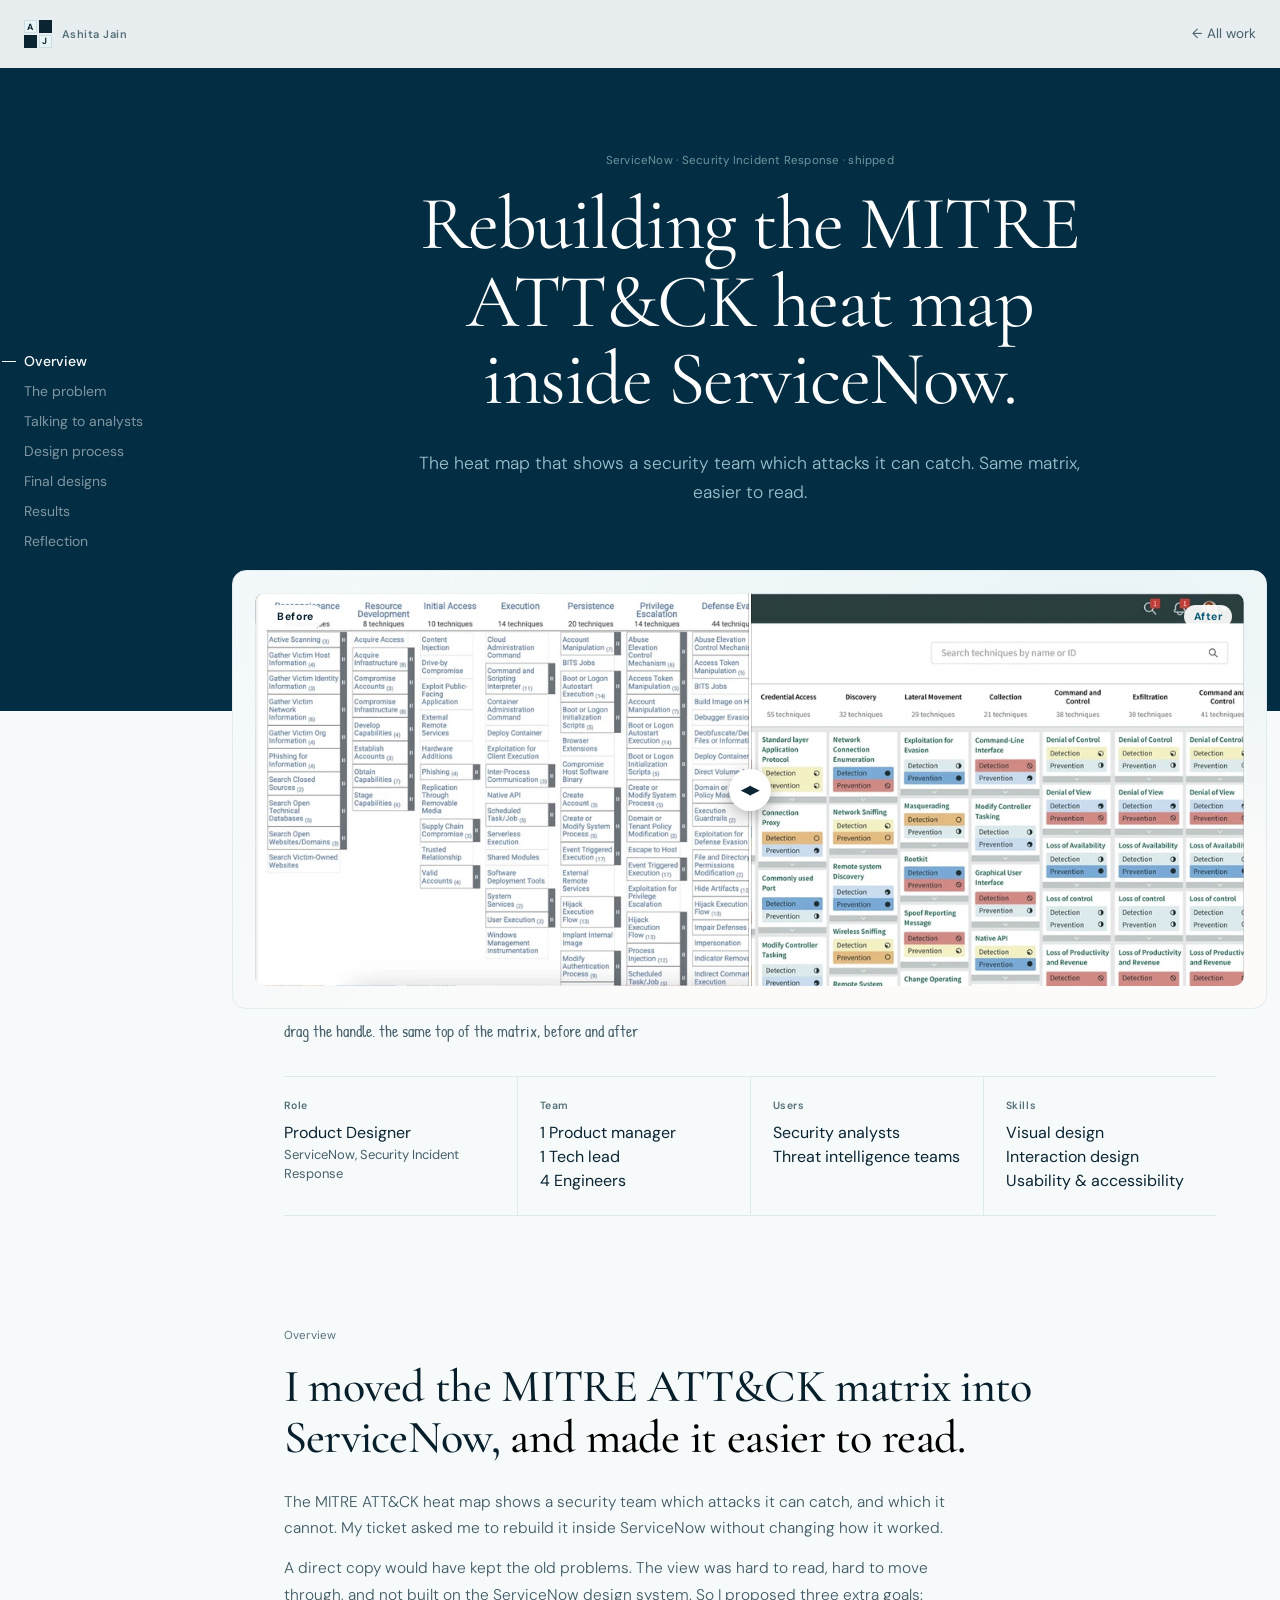
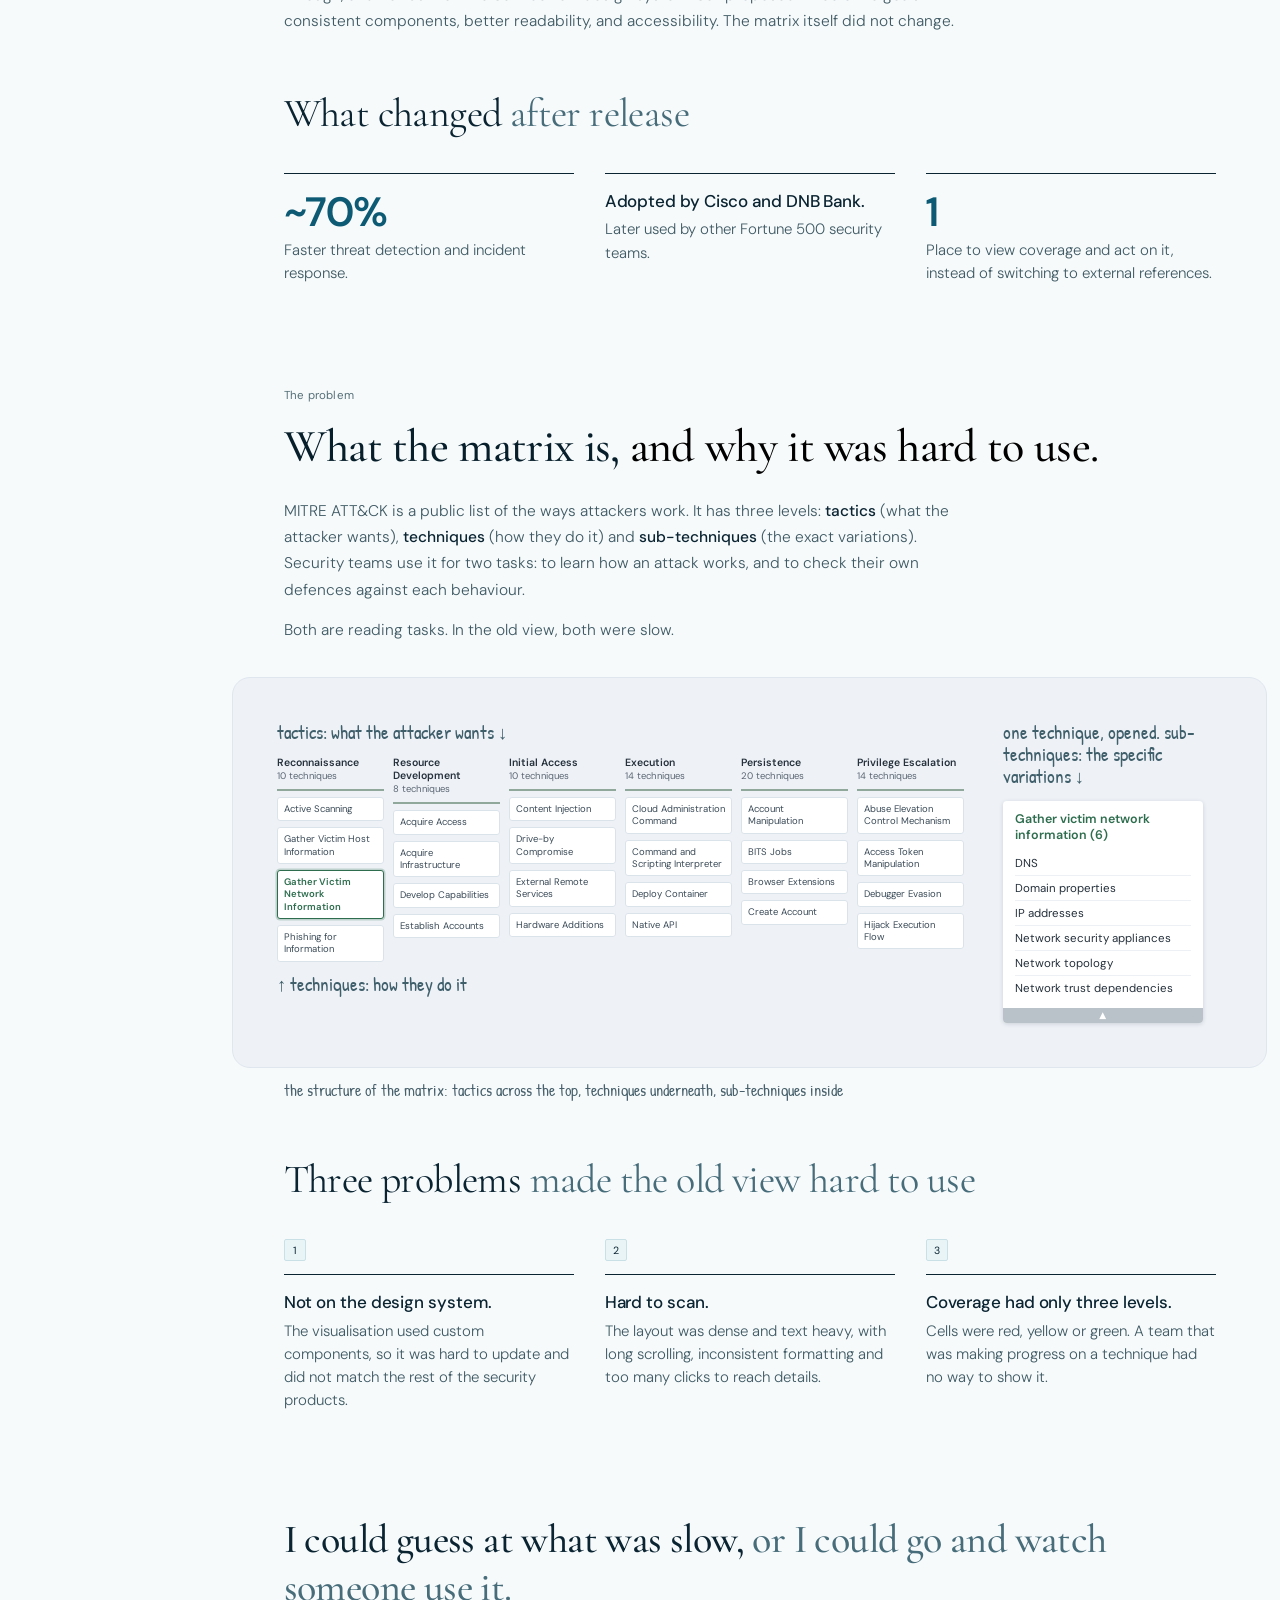
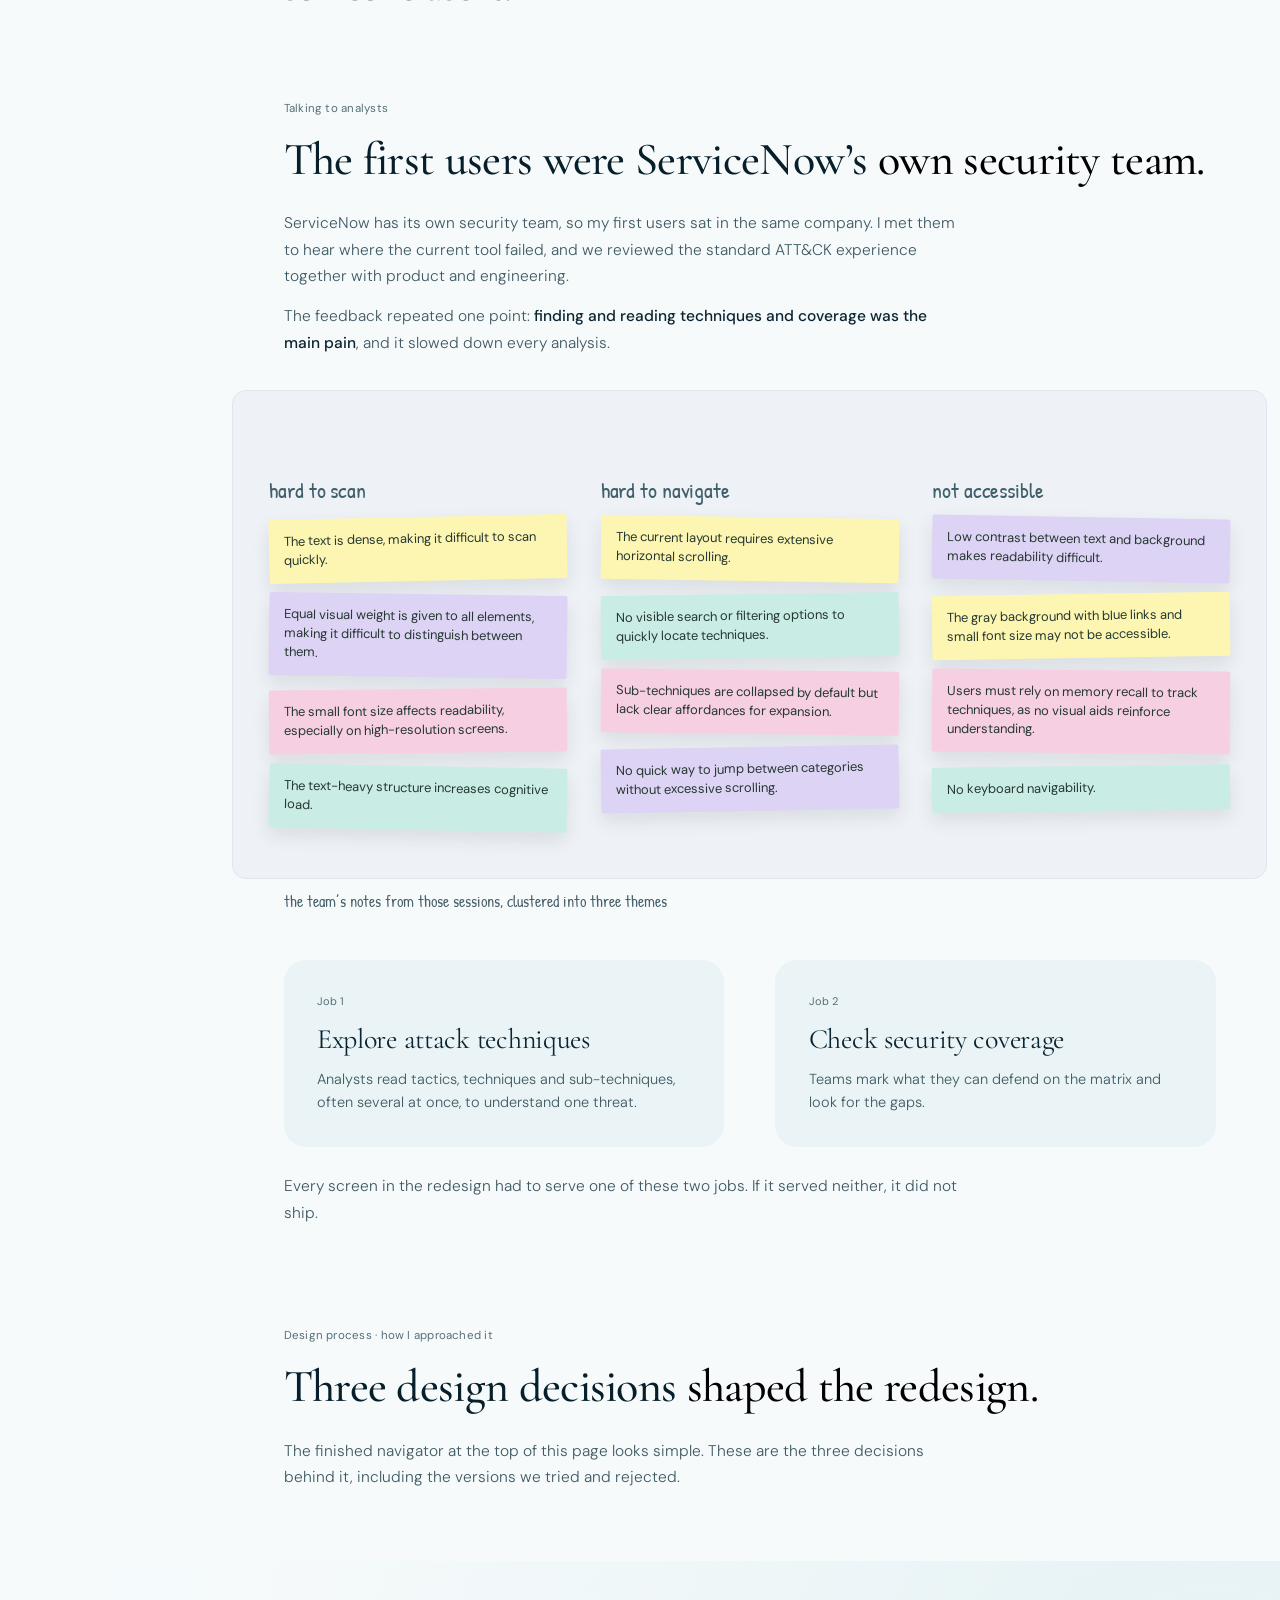
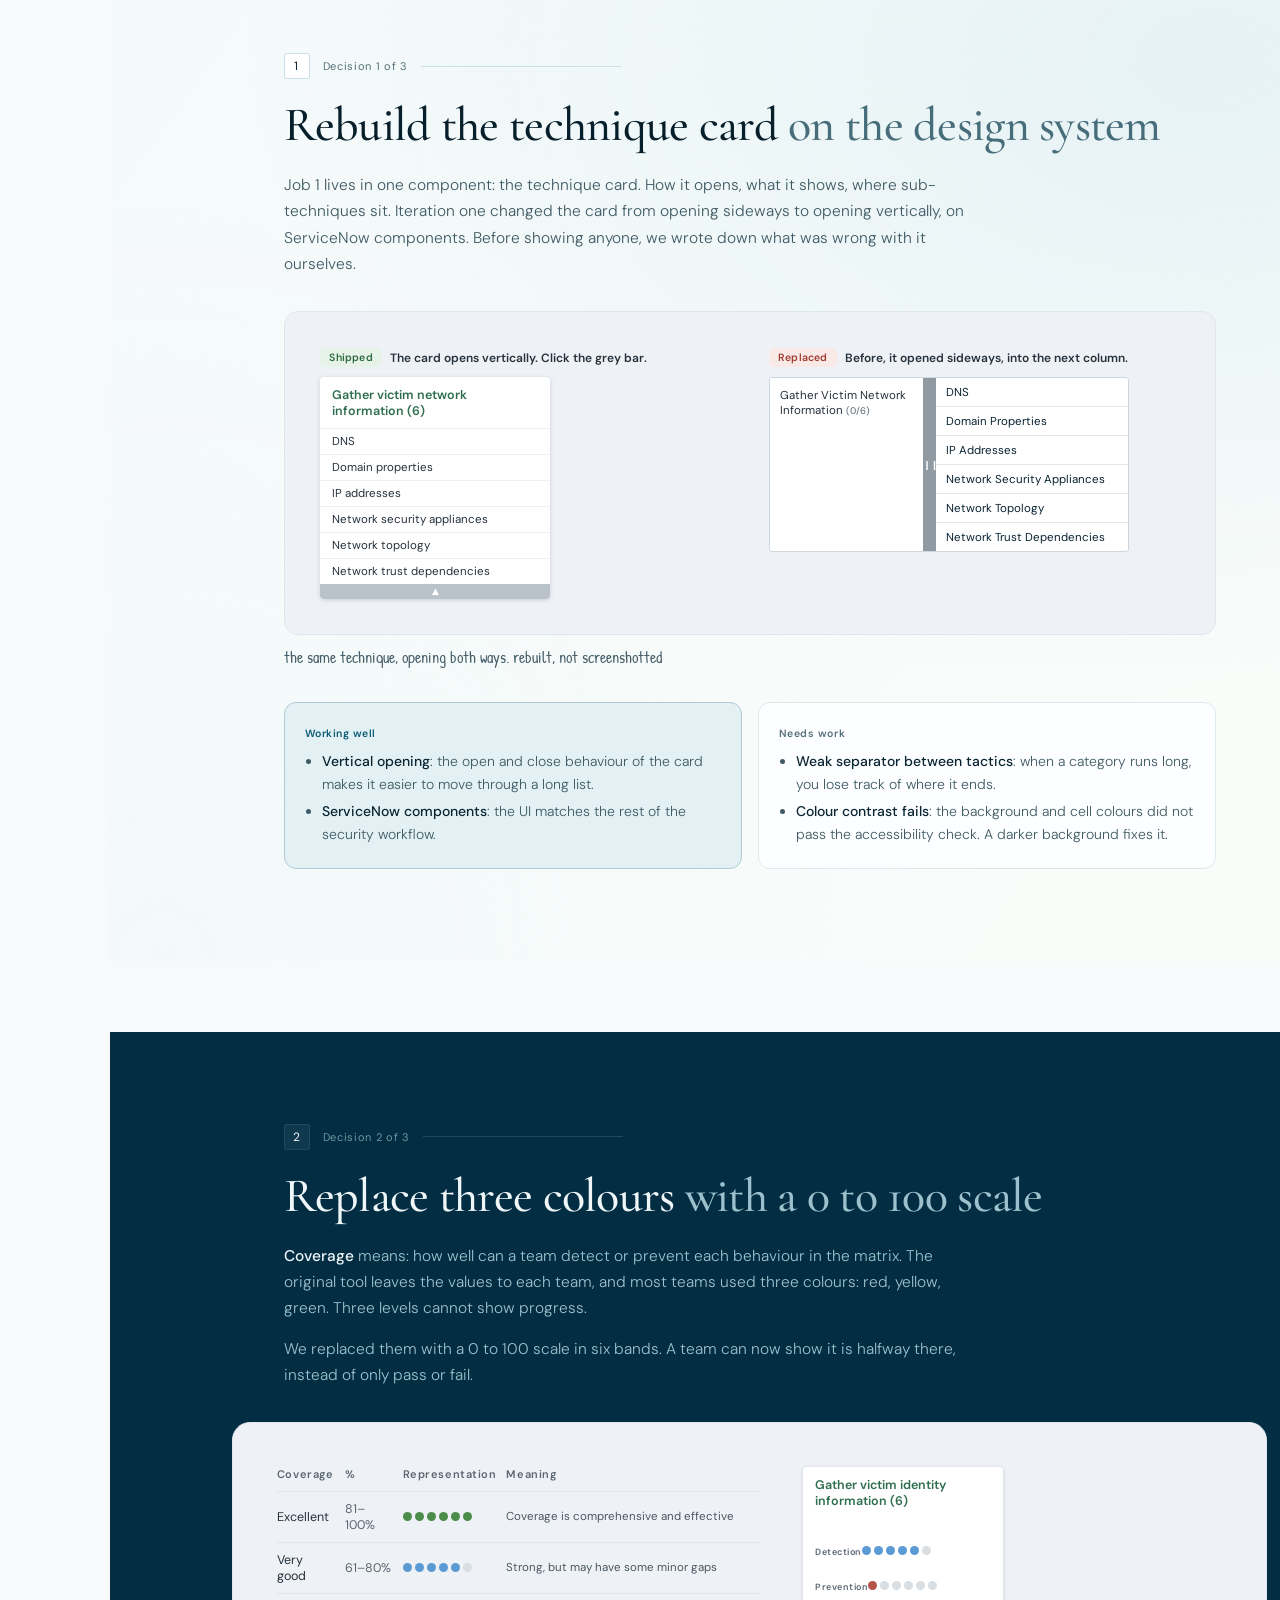
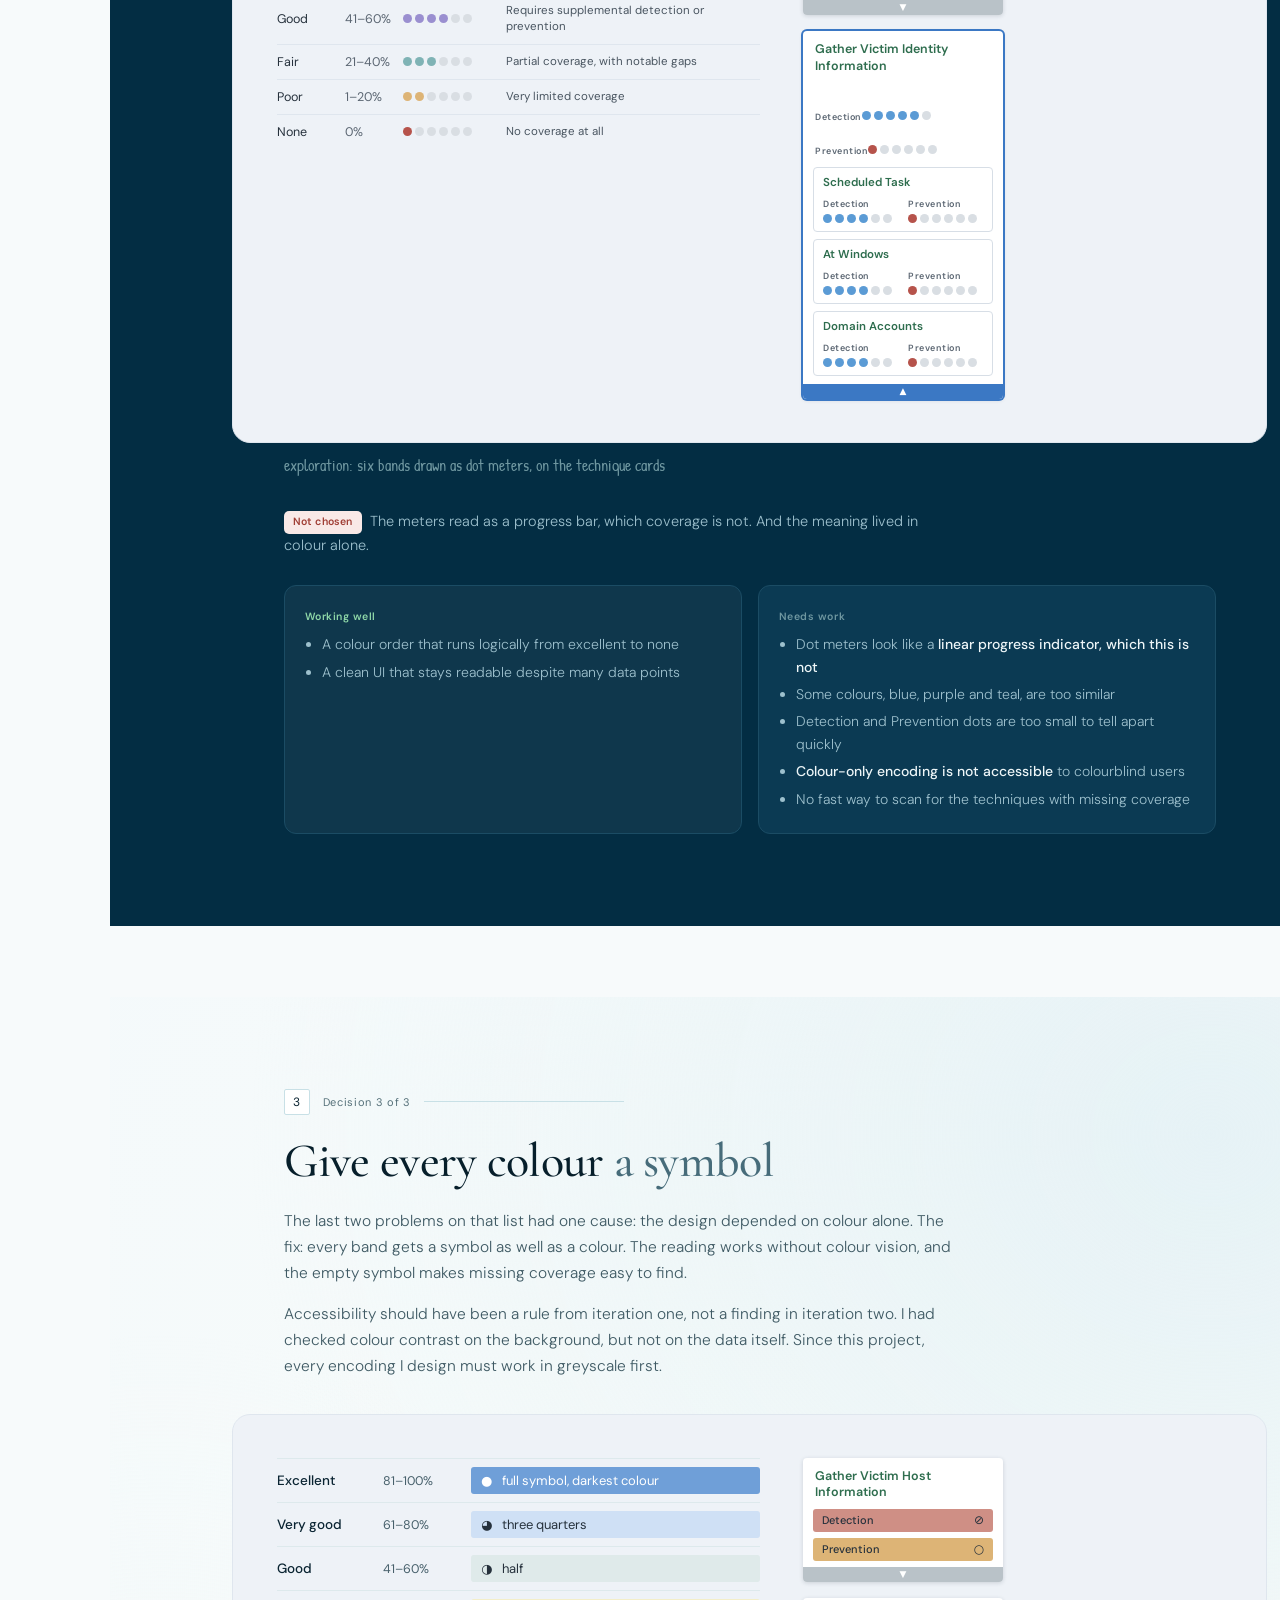
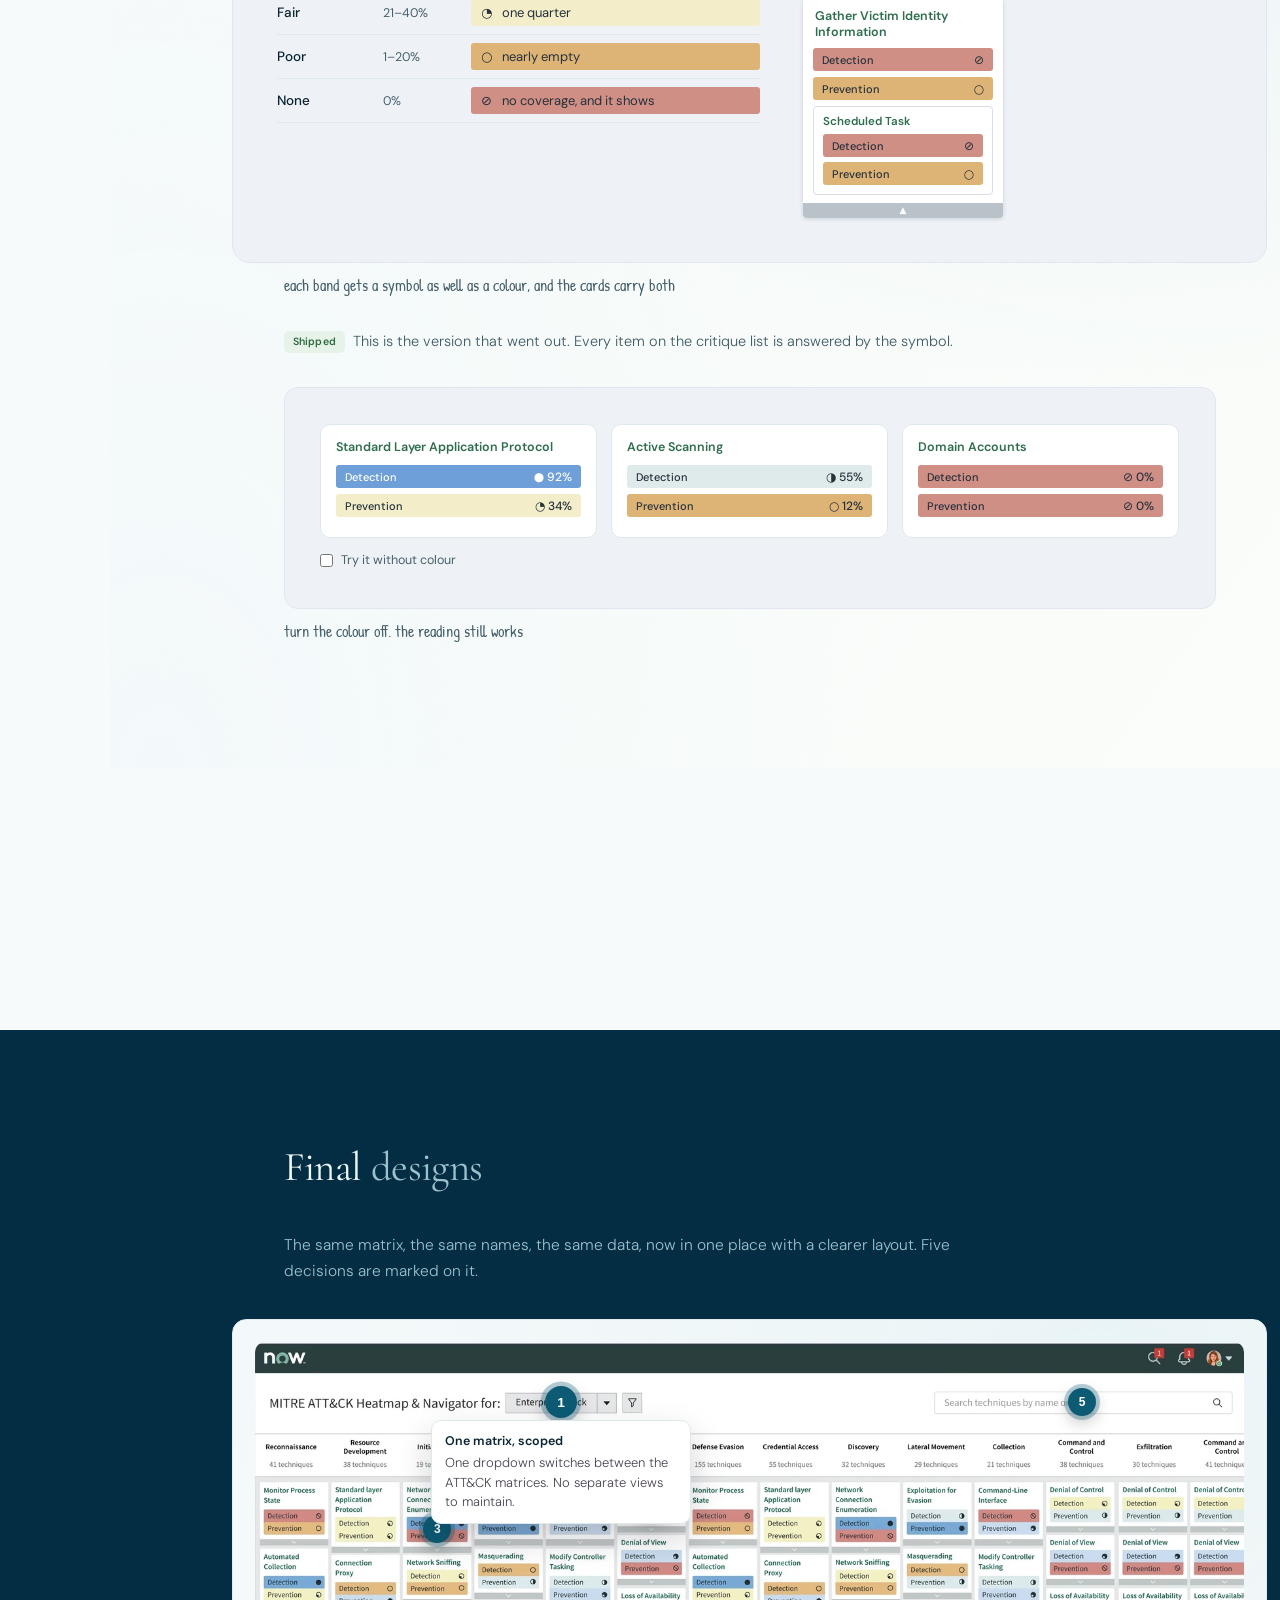
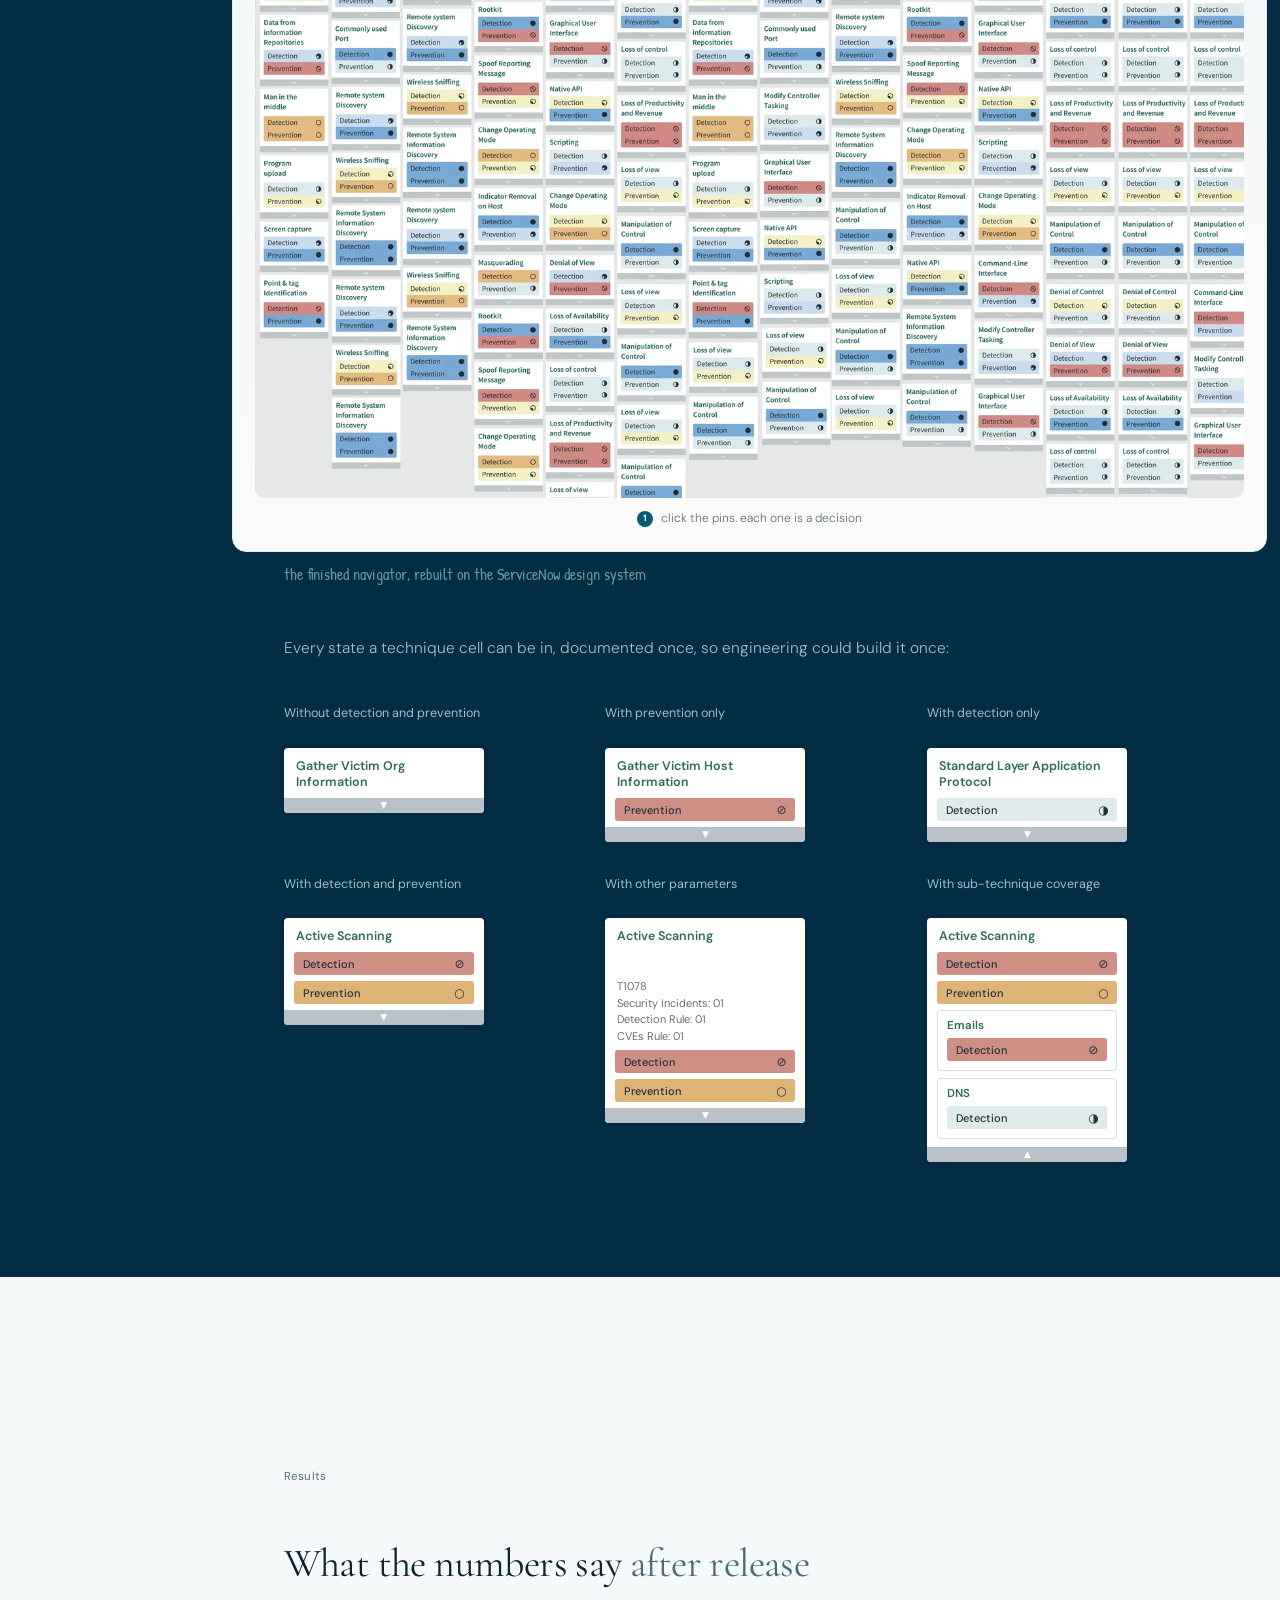
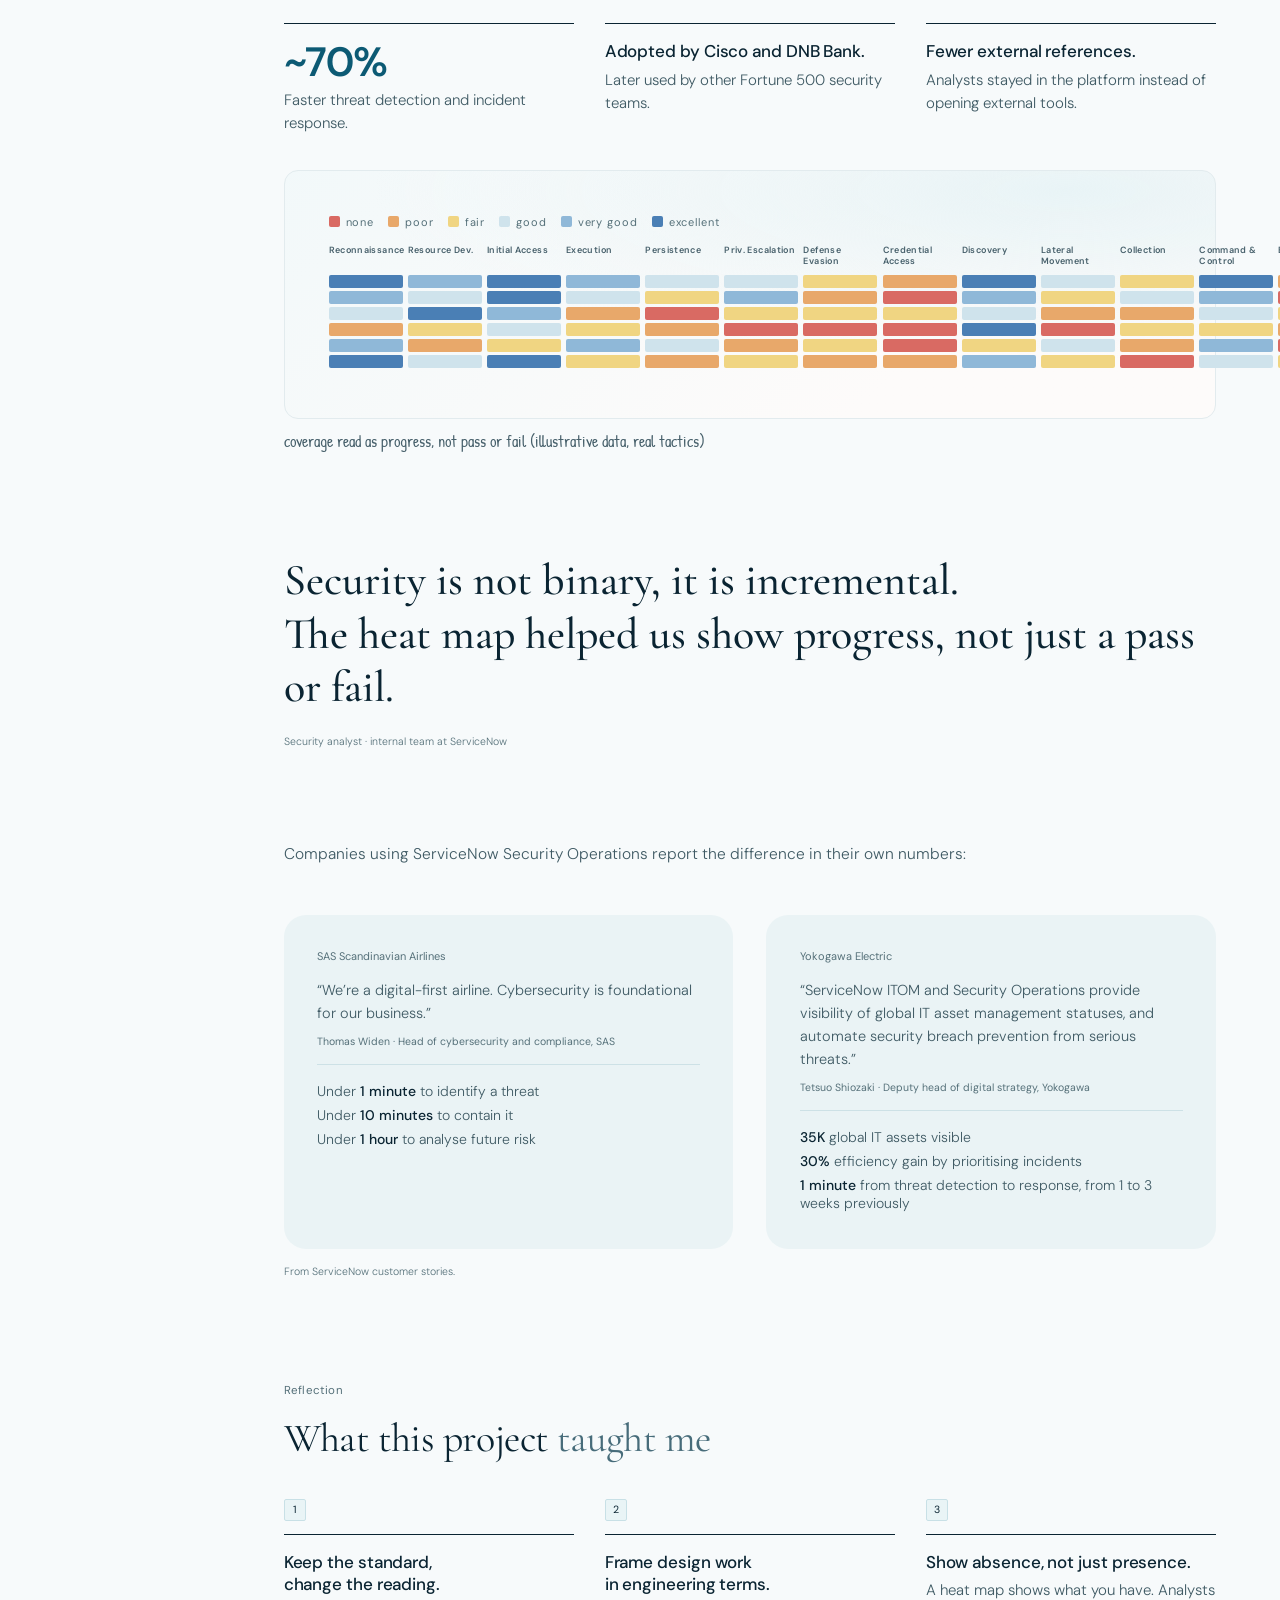
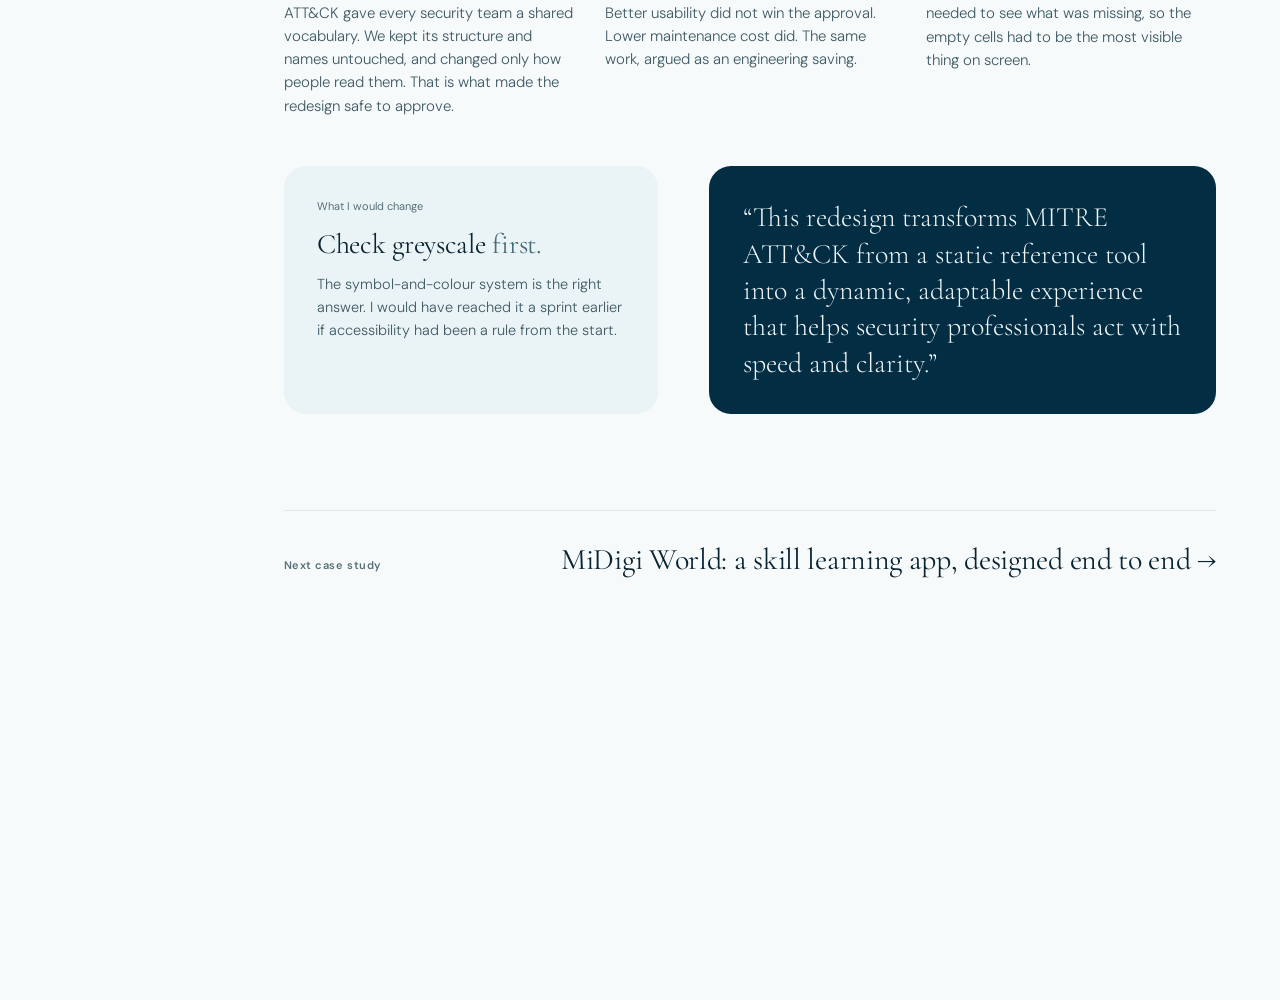
<file: servicenow.html>
<!doctype html>
<html lang="en">
<head>
<script>if("scrollRestoration" in history)history.scrollRestoration="manual";if(!location.hash)scrollTo(0,0);</script>

<meta charset="utf-8">
<meta name="viewport" content="width=device-width, initial-scale=1">
<meta name="description" content="Case study: rebuilding the MITRE ATT&CK heat map inside ServiceNow Security Incident Response so analysts can read coverage at a glance.">
<link rel="icon" type="image/svg+xml" href="data:image/svg+xml,%3Csvg xmlns='http://www.w3.org/2000/svg' viewBox='0 0 32 32'%3E%3Crect width='32' height='32' fill='%23faf7f5'/%3E%3Crect x='3' y='3' width='11' height='11' fill='none' stroke='%2334303a' stroke-width='2'/%3E%3Crect x='18' y='3' width='11' height='11' fill='%2334303a'/%3E%3Crect x='3' y='18' width='11' height='11' fill='%2334303a'/%3E%3Crect x='18' y='18' width='11' height='11' fill='none' stroke='%2334303a' stroke-width='2'/%3E%3C/svg%3E">
<title>ServiceNow ATT&amp;CK</title>
<link rel="preconnect" href="https://fonts.googleapis.com">
<link rel="preconnect" href="https://fonts.gstatic.com" crossorigin>
<link rel="stylesheet" href="https://fonts.googleapis.com/css2?family=Patrick+Hand&family=Cormorant+Garamond:wght@400;500&family=DM+Sans:wght@300;400;500;600;700&display=swap">
<link rel="stylesheet" href="casestudy.css">
<style>
  :root {
    /* ServiceNow brand: deep teal navy (#032d43) and their green (#63de50),
       with the tints kept pastel. The neutrals are biased toward teal so the
       page reads as one family. */
    --accent: #0c5a74; --accent-soft: #cfe7ef; --tint: #e3f1f4;
    --bg: #f7fafb; --ink: #0a2432; --mid: #47606b; --light: #557079;
    --rule: #dde9ec; --cell-filled: #e9f4f6; --cell-border: #c8e0e6; --surface: #fcfeff;
    --tile: #eaf3f5; --tile2: #ddecef; --tile-line: #cde1e6;
    --dark: #032d43; --dark2: #0b3a53; --dark-rule: #1b4c64;
    --dark-ink: #eef6f8; --dark-mid: #9dc0cd; --dark-lo: #6f97a0;
    --mono: 'DM Sans', system-ui, sans-serif;
  }
  body { background: var(--bg); color: var(--ink); }
  .em { font-style: normal; color: #476c7a; }

  /* ---------- rhythm, same system as the MiDigi page ---------- */
  section { padding-top: 0; }
  .blk { padding: clamp(64px, 8vw, 112px) 0 0; scroll-margin-top: 84px; }
  .kick { display: block; text-align: left; font-family: var(--mono); font-size: 11.5px; letter-spacing: 0.02em; color: var(--light); margin-bottom: 18px; }
  .big {
    font-family: 'Cormorant Garamond', Georgia, serif; font-weight: 500;
    font-size: clamp(28px, 3.6vw, 48px); line-height: 1.1; letter-spacing: -0.015em;
    text-align: left; margin: 0; max-width: none; text-wrap: wrap; color: #071f2b;
  }
  .big .em { color: #000; }
  .lead { font-size: 15.5px; font-weight: 300; line-height: 1.7; color: #3f5a64; }
  .lead + .lead { margin-top: 14px; }
  .lead b { font-weight: 500; color: var(--ink); }

  .two-col { display: grid; grid-template-columns: 1fr 1fr; gap: clamp(24px, 4vw, 56px); margin-top: clamp(32px, 4vw, 48px); }
  @media (max-width: 780px) { .two-col { grid-template-columns: 1fr; } }
  @keyframes tIn { from { opacity: 0; transform: translateY(8px); } to { opacity: 1; transform: none; } }

  /* ---------- tiles ---------- */
  .t {
    position: relative; background: var(--tile); border-radius: 22px; padding: clamp(24px, 2.6vw, 36px);
    overflow: hidden;
  }
  .t.dark { background: var(--dark); color: var(--dark-ink); }
  .t.dark .lbl { color: var(--dark-lo); }
  .t.dark p { color: var(--dark-mid); }
  .t.dark h3 { color: var(--dark-ink); }
  .t .lbl { display: block; font-family: var(--mono); font-size: 11px; color: var(--light); margin-bottom: 16px; }
  .t h3 { font-family: 'Cormorant Garamond', Georgia, serif; font-weight: 400; font-size: clamp(22px, 2.2vw, 28px); line-height: 1.14; letter-spacing: -0.01em; margin-bottom: 12px; }
  .t p { font-size: 14.5px; font-weight: 300; line-height: 1.6; color: #3f5a64; margin: 0; }

  /* ---------- three-up statements, same as "Three problems learners had" ---------- */
  .way { margin-top: clamp(38px, 4.4vw, 62px); }
  .way > h3 {
    font-family: 'Cormorant Garamond', Georgia, serif; font-weight: 400;
    font-size: clamp(26px, 3.2vw, 40px); line-height: 1.1; letter-spacing: -0.015em;
    max-width: none; text-wrap: wrap; margin: 0 0 clamp(26px, 3vw, 40px);
  }
  .ways { display: grid; grid-template-columns: repeat(3, minmax(0, 1fr)); gap: clamp(20px, 2.4vw, 34px); margin: 0; padding: 0; }
  .ways > li { list-style: none; }
  .way.play .ways > li { animation: tIn 0.55s ease both; animation-delay: calc(var(--i) * 130ms + 0.1s); }
  .ways .cell {
    width: 22px; height: 22px; display: grid; place-items: center;
    border: 1.2px solid var(--cell-border); border-radius: 2px; background: var(--cell-filled);
    font-family: var(--mono); font-size: 10.5px; color: var(--ink); margin-bottom: 13px;
  }
  .ways b {
    display: block; font-weight: 500; font-size: clamp(14.5px, 1.35vw, 17px);
    line-height: 1.32; color: var(--ink); letter-spacing: -0.005em;
    border-top: 1px solid var(--ink); padding-top: 16px; text-wrap: balance;
  }
  .ways p { margin: 6px 0 0; font-size: 15px; font-weight: 300; line-height: 1.55; color: #3f5a64; }
  @media (max-width: 860px) {
    .ways { grid-template-columns: 1fr; gap: 0; }
    .ways > li { padding: 4px 0 20px; }
  }
  @media (prefers-reduced-motion: reduce) {
    .ways > li { opacity: 1 !important; transform: none !important; animation: none !important; }
  }
  .resnum {
    font-size: clamp(30px, 3.2vw, 46px) !important; font-weight: 600 !important;
    letter-spacing: -0.03em !important; color: var(--accent) !important; line-height: 1 !important;
    padding-top: 18px !important; font-variant-numeric: tabular-nums;
  }

  /* ---------- big quote, same as the results quote on MiDigi ---------- */
  .resquote {
    margin: clamp(64px, 8vw, 110px) 0 0; max-width: none; text-align: left;
    font-family: 'Cormorant Garamond', Georgia, serif; font-weight: 500;
    font-size: clamp(27px, 3.6vw, 44px); line-height: 1.22; color: var(--ink);
  }
  .resquote + .resattr { margin: 18px 0 0; text-align: left; font-family: var(--mono); font-size: 10.5px; color: var(--light); }

  /* ---------- dark band, same as "Final chat designs" ---------- */
  .band { position: relative; color: var(--dark-ink); }
  .band::before {
    content: ''; position: absolute; top: 0; bottom: 0; left: 50%;
    width: 250vw; transform: translateX(-50%); background: var(--dark); z-index: -1;
  }
  .band .kick { color: var(--dark-lo); }
  .conshead {
    font-family: 'Cormorant Garamond', Georgia, serif; font-weight: 400; text-align: left;
    font-size: clamp(26px, 3.2vw, 42px); line-height: 1.12; letter-spacing: -0.015em;
    color: var(--dark-ink); margin: 0 0 clamp(26px, 3.2vw, 44px);
  }
  .conshead .em { color: var(--dark-mid); }
  .band2 { padding-block: clamp(70px, 9vw, 130px); margin-block: clamp(56px, 7vw, 96px); }
  .band .lead { color: var(--dark-mid); }
  .band .lead b { color: var(--dark-ink); }
  .band figcaption { color: var(--dark-lo); }

  /* ---------- gradient band, from the ServiceNow card on the home page ---------- */
  .dec { position: relative; padding-block: clamp(58px, 7.2vw, 104px); margin-block: clamp(44px, 5.5vw, 80px); }
  .dec::before {
    content: ''; position: absolute; top: 0; bottom: 0; left: 50%;
    width: 100vw; transform: translateX(-50%); z-index: -1;
    background:
      radial-gradient(125% 105% at 86% 10%, color-mix(in srgb, #dcedf2 72%, #fff) 0%, transparent 60%),
      radial-gradient(95% 130% at 4% 100%, color-mix(in srgb, #dcedf2 34%, #fff) 0%, transparent 58%),
      linear-gradient(126deg, color-mix(in srgb, #dcedf2 30%, #fff) 0%, color-mix(in srgb, #dcedf2 11%, #fbfdfa) 55%, #fbfdfa 100%);
  }
  .dec .cell {
    width: 26px; height: 26px; display: grid; place-items: center;
    border: 1.2px solid var(--cell-border); border-radius: 2px; background: #fff;
    font-family: var(--mono); font-size: 12px; color: var(--ink); margin-bottom: 16px;
  }
  .dec h3.dhead {
    font-family: 'Cormorant Garamond', Georgia, serif; font-weight: 500;
    font-size: clamp(26px, 3.2vw, 42px); line-height: 1.1; letter-spacing: -0.015em;
    margin: 0 0 14px; color: #071f2b;
  }
  .dec .em { color: #476c7a; }
  .ba li { color: #3f5a64; }

  /* each decision opens like its own chapter */
  .decmark {
    display: flex; align-items: center; gap: 13px;
    font-family: var(--mono); font-size: 11px; letter-spacing: 0.06em;
    color: var(--light); margin-bottom: 20px;
  }
  .decmark .cell { margin-bottom: 0; flex: none; }
  .decmark .rule { flex: 1; height: 1px; background: var(--cell-border); max-width: 200px; }
  .dec h3.dhead { font-size: clamp(28px, 3.8vw, 48px); margin-bottom: 20px; }

  /* one sentence on its own between chapters */
  .statement {
    margin: clamp(76px, 9.5vw, 132px) 0 clamp(12px, 2vw, 28px);
    font-family: 'Cormorant Garamond', Georgia, serif; font-weight: 500;
    font-size: clamp(26px, 3.3vw, 40px); line-height: 1.2; letter-spacing: -0.015em;
    color: var(--ink);
  }
  .statement .em { color: #476c7a; }

  /* product moments get more room than the text column */
  figure.wide .mockpanel { border-radius: 18px; padding: clamp(24px, 3.4vw, 52px); }

  /* the rail crosses in and out of the dark chapters, so each link is coloured
     by what is actually behind it rather than the whole rail at once */
  .rail a.over-dark { color: rgba(255, 255, 255, 0.5); }
  .rail a.over-dark:hover { color: rgba(255, 255, 255, 0.85); }
  .rail a.over-dark.on { color: #fff; }
  .rail a.over-dark.on::before { background: #fff; }

  /* the middle decision runs dark, so the three chapters have a rhythm */
  .dec.dark::before { background: var(--dark); }
  .dec.dark { color: var(--dark-ink); }
  .dec.dark .decmark { color: var(--dark-lo); }
  .dec.dark .decmark .cell { background: rgba(255,255,255,0.06); border-color: var(--dark-rule); color: var(--dark-ink); }
  .dec.dark .decmark .rule { background: var(--dark-rule); }
  .dec.dark h3.dhead { color: var(--dark-ink); }
  .dec.dark .dhead .em { color: var(--dark-mid); }
  .dec.dark .lead { color: var(--dark-mid); }
  .dec.dark .lead b { color: var(--dark-ink); }
  .dec.dark figcaption { color: var(--dark-lo); }
  .dec.dark .exverdict { color: var(--dark-mid); }
  .dec.dark .ba > div { background: var(--dark2); border-color: var(--dark-rule); }
  .dec.dark .ba .after { background: rgba(255,255,255,0.05); border-color: var(--dark-rule); }
  .dec.dark .ba .tag { color: var(--dark-lo); }
  .dec.dark .ba .after .tag { color: #8fd8a8; }
  .dec.dark .ba li { color: var(--dark-mid); }
  .dec.dark .ba li b { color: var(--dark-ink); }
  /* the product panel keeps its own dark-on-light text inside a dark chapter */
  .dec.dark .mockpanel { color: #26313c; }

  /* the opener: a dark chapter, the product floating out of it */
  .heroband { position: relative; padding-top: clamp(36px, 4.5vw, 64px); padding-bottom: clamp(130px, 16vw, 230px); }
  .heroband::before {
    content: ''; position: absolute; top: -120px; bottom: 0; left: 50%;
    width: 250vw; transform: translateX(-50%); background: var(--dark); z-index: -1;
  }
  .heroband .kick { color: var(--dark-lo); text-align: center; }
  .heroband .title { text-align: center; }
  .heroband h1 { color: #fff; }
  .heroband .hsub {
    text-align: center; margin: 16px auto 0; max-width: 56ch;
    font-size: clamp(15px, 1.4vw, 17.5px); font-weight: 300; line-height: 1.65; color: var(--dark-mid);
  }
  .heroshot { margin-top: calc(-1 * clamp(80px, 11vw, 165px)); }

  /* verdict chips, same as the MiDigi explorations */
  .vtag {
    display: inline-block; font-size: 10.5px; font-weight: 600; letter-spacing: 0.02em;
    padding: 3px 9px; border-radius: 5px; margin-right: 8px; vertical-align: 1px;
  }
  .vtag.no { background: #f9e9e7; color: #a03e35; }
  .vtag.yes { background: #e7f2e9; color: #2e6b3f; }
  .exlabel { display: block; font-family: var(--mono); font-size: 11px; letter-spacing: 0.03em; color: var(--light); margin: clamp(26px,3.4vw,44px) 0 10px; }
  .exverdict { max-width: 68ch; font-size: 14.5px; font-weight: 300; line-height: 1.6; color: #3f5a64; margin: 12px 0 0; }

  /* ---- rebuilt product components, in the shipped UI's own language ---- */
  .mockpanel { background: #eef2f7; border: 1px solid #dfe6ee; border-radius: 14px; padding: clamp(20px, 2.8vw, 40px); }
  .tcard { width: 200px; background: #fff; border-radius: 4px; box-shadow: 0 1px 4px rgba(24,39,58,0.16); font-size: 12px; color: #26313c; }
  .tcard .tt { padding: 10px 12px 8px; color: #2e6d4e; font-weight: 600; line-height: 1.3; font-size: 12.5px; }
  .tcard .meta { padding: 0 12px 6px; font-size: 11px; color: #4a5661; line-height: 1.5; }
  .cbar { display: flex; justify-content: space-between; align-items: center; padding: 4.5px 9px; border-radius: 3px; font-weight: 500; font-size: 11px; color: #26313c; }
  .tcard .cbar { margin: 0 10px 6px; }
  .cbar i { font-style: normal; font-size: 12px; line-height: 1; }
  .b-none { background: #cf8f85; } .b-poor { background: #ddb476; } .b-fair { background: #f3eec9; }
  .b-good { background: #dfeaea; } .b-vgood { background: #cfe0f5; } .b-exc { background: #6f9fd8; color: #fff !important; }
  .tcard .grip { height: 15px; background: #b9c2c8; border: 0; width: 100%; display: grid; place-items: center; color: #fff; font-size: 9px; line-height: 1; border-radius: 0 0 4px 4px; cursor: pointer; font-family: inherit; }
  .tcard .subs { margin: 2px 10px 8px; }
  .tsub { border: 1px solid #d7dee6; border-radius: 4px; padding: 7px 9px 4px; margin-bottom: 7px; }
  .tsub .st { font-weight: 600; font-size: 11.5px; color: #2e6d4e; margin-bottom: 5px; }
  .tsub .cbar { margin: 0 0 5px; }
  .dm { display: inline-flex; gap: 3px; }
  .dm i { width: 9px; height: 9px; border-radius: 50%; background: #d9dee3; }
  .dm .c1 { background: #4c8c4a; } .dm .c2 { background: #5b9bd5; } .dm .c3 { background: #9a8fd0; }
  .dm .c4 { background: #7fb3b5; } .dm .c5 { background: #ddb476; } .dm .c6 { background: #b6534b; }
  .dlabel { font-size: 9px; font-weight: 600; letter-spacing: 0.06em; color: #5b6672; margin-bottom: 4px; }

  /* the matrix, drawn small: tactics across, techniques down, one card opened */
  .anat { display: grid; grid-template-columns: minmax(0, 1fr) 220px; gap: clamp(22px, 3vw, 44px); align-items: start; }
  .alabel { font-family: 'Patrick Hand', cursive; font-size: clamp(15.5px, 1.45vw, 19.5px); color: #3f5f6b; line-height: 1.2; }
  .amx { display: grid; grid-template-columns: repeat(6, minmax(0, 1fr)); gap: 9px; margin-top: 12px; }
  .amx .ah { font-size: 10.5px; font-weight: 600; line-height: 1.25; color: #26313c; border-bottom: 2px solid #90a89b; padding: 0 8px 6px 0; overflow-wrap: anywhere; }
  .amx .ah small { display: block; font-weight: 400; font-size: 9.5px; color: #5b6672; margin-top: 2px; }
  .amx .ac { background: #fff; border: 1px solid #dbe3ea; border-radius: 3px; padding: 5px 6px; font-size: 9.5px; line-height: 1.3; color: #3a4a57; margin-top: 6px; }
  .amx .ac.hi { border-color: #2e6d4e; box-shadow: 0 0 0 1.5px rgba(46,109,78,0.25); color: #2e6d4e; font-weight: 600; }
  .asub .list { padding: 0 12px 8px; }
  .asub .list span { display: block; font-size: 11.5px; padding: 4.5px 0; border-top: 1px solid #edf1f5; }
  .asub .list span:first-child { border-top: 0; }
  @media (max-width: 760px) { .anat { grid-template-columns: 1fr; } }

  /* the notes from the internal security team, as they were written */
  .wall { display: grid; grid-template-columns: repeat(3, minmax(0, 1fr)); gap: clamp(18px, 2.6vw, 34px); margin-top: clamp(30px, 4vw, 48px); }
  .wall h3 { font-family: 'Patrick Hand', cursive; font-weight: 400; font-size: clamp(17px, 1.7vw, 22px); color: #3f5f6b; margin-bottom: 12px; }
  .note { padding: 13px 15px; font-size: 13px; line-height: 1.45; color: #263832; border-radius: 2px; box-shadow: 0 8px 18px rgba(30, 42, 30, 0.10); margin-bottom: 13px; transform: rotate(var(--r, 0deg)); }
  .n-y { background: #fdf6b2; } .n-p { background: #f7cfe2; } .n-v { background: #ddd3f5; } .n-t { background: #c9ece5; }
  @media (max-width: 760px) { .wall { grid-template-columns: 1fr; } .note { transform: none; } }

  /* before/after opening, rebuilt live */
  .opendemo { display: grid; grid-template-columns: 1fr 1fr; gap: clamp(22px, 3vw, 44px); align-items: start; }
  .opendemo .olab { font-size: 12px; font-weight: 600; color: #26313c; margin-bottom: 10px; }
  .opendemo .tcard .subs2 { overflow: hidden; transition: max-height 0.4s ease; max-height: 300px; }
  .opendemo .tcard.closed .subs2 { max-height: 0; }
  .subs2 span { display: block; font-size: 11.5px; padding: 5px 12px; border-top: 1px solid #edf1f5; }
  .hsplit { display: grid; grid-template-columns: 1fr 13px 1.25fr; background: #fff; border: 1px solid #cfd7de; border-radius: 3px; font-size: 11.5px; overflow: hidden; }
  .hsplit .hl { padding: 10px; color: #26313c; }
  .hsplit .hl small { color: #5b6672; }
  .hsplit .hg { background: #8f9aa3; color: #fff; display: grid; place-items: center; font-size: 9px; }
  .hsplit .hr span { display: block; padding: 6.5px 10px; border-bottom: 1px solid #e2e8ee; }
  .hsplit .hr span:last-child { border-bottom: 0; }
  @media (max-width: 760px) { .opendemo { grid-template-columns: 1fr; } }

  /* iteration 1: the dot-meter legend and cards */
  .it1 { display: grid; grid-template-columns: minmax(0, 1.15fr) minmax(0, 1fr); gap: clamp(24px, 3.4vw, 52px); align-items: start; }
  .lgd { width: 100%; border-collapse: collapse; }
  .lgd th { text-align: left; font-size: 11px; letter-spacing: 0.05em; color: #5b6672; font-weight: 600; padding: 0 10px 10px 0; }
  .lgd td { padding: 9px 10px 9px 0; border-top: 1px solid #dfe6ee; font-size: 12.5px; vertical-align: middle; }
  .lgd td.pc { color: #5b6672; font-variant-numeric: tabular-nums; }
  .lgd td.mn { font-size: 11.5px; color: #4a5661; line-height: 1.4; }
  .itcards { display: flex; flex-direction: column; gap: 16px; align-items: flex-start; }
  @media (max-width: 760px) { .it1 { grid-template-columns: 1fr; } }

  /* the improved system: symbol plus colour */
  .bands { max-width: 560px; }
  .bands .brow { display: grid; grid-template-columns: 92px 74px minmax(0, 1fr); gap: 14px; align-items: center; padding: 8px 0; border-top: 1px solid var(--rule); }
  .bands .brow:last-child { border-bottom: 1px solid var(--rule); }
  .bands .nm { font-size: 13.5px; font-weight: 500; }
  .bands .pc { font-size: 12.5px; color: var(--mid); font-variant-numeric: tabular-nums; }
  .bands .swatch { display: flex; align-items: center; gap: 10px; border-radius: 3px; padding: 5px 10px; font-size: 13px; color: #26313c; }
  .bands .swatch i { font-style: normal; line-height: 1; }

  /* every state a cell can be in, drawn on the dark band */
  .states { display: grid; grid-template-columns: repeat(3, minmax(0, 1fr)); gap: clamp(18px, 2.6vw, 34px); margin-top: clamp(26px, 3.4vw, 44px); }
  .states .slab { font-size: 12.5px; color: var(--dark-mid); margin-bottom: 10px; min-height: 2.6em; }
  @media (max-width: 760px) { .states { grid-template-columns: 1fr; } }

  /* what customers report */
  .adopt { display: grid; grid-template-columns: 1fr 1fr; gap: clamp(18px, 2.6vw, 34px); margin-top: clamp(30px, 4vw, 48px); }
  .adopt .t h3 { margin-bottom: 6px; }
  .adopt .qq { font-size: 14.5px; font-weight: 300; line-height: 1.6; color: #3f5a64; margin: 10px 0 0; }
  .adopt .who { display: block; margin-top: 10px; font-family: var(--mono); font-size: 10.5px; color: var(--light); }
  .adopt ul { margin: 16px 0 0; padding: 14px 0 0; border-top: 1px solid var(--tile-line); list-style: none; }
  .adopt li { font-size: 14px; font-weight: 300; color: #3f5a64; padding: 3px 0; }
  .adopt li b { font-weight: 500; color: var(--ink); }
  @media (max-width: 760px) { .adopt { grid-template-columns: 1fr; } }

  /* ---- ATT&CK coverage matrix demo ---- */
  .attack { width: 100%; }
  .attack .legend { display: flex; align-items: center; gap: 14px; flex-wrap: wrap; font-size: 11px; letter-spacing: 0.08em; color: var(--light); margin-bottom: 16px; }
  .attack .legend span { display: inline-flex; align-items: center; gap: 6px; }
  .attack .legend i { width: 11px; height: 11px; border-radius: 2px; display: block; }
  .agrid { display: flex; gap: 5px; overflow-x: auto; padding-bottom: 6px; }
  .col { flex: 1 0 74px; min-width: 74px; display: flex; flex-direction: column; gap: 3px; }
  .col .th { font-size: 9px; font-weight: 600; letter-spacing: 0.04em; color: var(--mid); line-height: 1.25; min-height: 24px; margin-bottom: 3px; }
  .col b { display: block; height: 13px; border-radius: 2px; transform-origin: top; }
  .attack.play .col b { animation: cellin 0.4s cubic-bezier(0.3, 1.2, 0.5, 1) both; animation-delay: calc(var(--c) * 70ms + var(--r) * 26ms); }
  @keyframes cellin { from { opacity: 0; transform: scaleY(0.3); } to { opacity: 1; transform: none; } }
  .l0 { background: #d96a63; } .l1 { background: #e8a86a; } .l2 { background: #f0d582; }
  .l3 { background: #cfe3ec; } .l4 { background: #8fb8d8; } .l5 { background: #4a7fb5; }

  /* ---- coverage scale ---- */
  .scale { width: 100%; max-width: 560px; }
  .scale .row { display: grid; grid-template-columns: 82px 74px 1fr; gap: 14px; align-items: center; padding: 9px 0; border-top: 1px solid var(--rule); }
  .sc.play .row { animation: rin 0.45s ease both; animation-delay: calc(var(--i) * 90ms); }
  @keyframes rin { from { opacity: 0; transform: translateY(9px); } to { opacity: 1; transform: none; } }
  .scale .row:last-child { border-bottom: 1px solid var(--rule); }
  .scale .nm { font-size: 13.5px; font-weight: 500; }
  .scale .pc { font-size: 12.5px; color: var(--mid); font-variant-numeric: tabular-nums; }
  .scale .chip { display: inline-flex; align-items: center; gap: 7px; border-radius: 5px; padding: 4px 10px; font-size: 11px; font-weight: 600; color: #24313d; }
  .scale .chip i { font-style: normal; font-size: 12px; }

  /* ---- dual encoding demo ---- */
  .dual { display: grid; grid-template-columns: repeat(auto-fit, minmax(190px, 1fr)); gap: 14px; width: 100%; }
  .dual .card { padding: 14px 15px; border-radius: 10px; background: #fff; border: 1px solid var(--rule); }
  .dl.play .card { animation: rin 0.5s ease both; animation-delay: calc(var(--i) * 130ms); }
  .dual .card h4 { font-size: 12.5px; font-weight: 600; margin-bottom: 10px; }
  .dual .card .cbar { margin: 0 0 6px; }
  .dual .m { display: flex; align-items: center; justify-content: space-between; margin-bottom: 7px; }
  .dual .m span { font-size: 9.5px; font-weight: 600; letter-spacing: 0.05em; color: var(--light); }
  .dual .m .badge { display: inline-flex; align-items: center; gap: 5px; border-radius: 4px; padding: 2px 8px; font-size: 10.5px; font-weight: 700; color: #24313d; }
  .grey { filter: grayscale(1); }
  .toggle { display: inline-flex; align-items: center; gap: 8px; margin-top: 14px; font-size: 12.5px; color: var(--mid); cursor: pointer; user-select: none; }
  .toggle input { accent-color: var(--accent); }
  .skip { position: absolute; left: 16px; top: -48px; z-index: 100; padding: 8px 14px; background: #34303a; color: #fff; font-size: 14px; text-decoration: none; }
  .skip:focus { top: 12px; outline: 2px solid #5b4fb8; outline-offset: 2px; }
</style>
</head>
<body>
<span id="pgtop" aria-hidden="true" style="position:absolute;top:0;left:0;width:1px;height:1px"></span>
<script>
(() => {
  if (location.hash) return;
  // This page is rendered inside the host's frame, and the scrollbar that moves
  // belongs to the outer document — scrollTo() in here cannot reach it. Pulling a
  // sentinel at the very top into view scrolls every ancestor frame instead, which
  // works cross-origin because the browser, not script, does the scrolling.
  const mark = document.getElementById('pgtop');
  let touched = false;
  const note = () => { touched = true; };
  ['wheel', 'touchstart', 'keydown', 'pointerdown'].forEach(t => addEventListener(t, note, { passive: true, once: true }));
  const go = () => {
    if (touched) return;
    try { mark.scrollIntoView({ block: 'start', behavior: 'instant' }); }
    catch (e) { mark.scrollIntoView(true); }
  };
  go();
  addEventListener('DOMContentLoaded', go);
  addEventListener('load', go);
})();
</script>

<div class="progress"></div>

<a class="skip" href="#main">Skip to content</a>
<nav>
  <a class="nav-brand" href="./" aria-label="Ashita Jain, home">
    <span class="monogram" aria-hidden="true"><i>A</i><i class="fill"></i><i class="fill"></i><i>J</i></span>
    Ashita Jain
  </a>
  <a class="back" href="./#work">&larr; All work</a>
</nav>

<div class="frame">

  <aside class="rail">
    <ol>
      <li><a href="#overview">Overview</a></li>
      <li><a href="#problem">The problem</a></li>
      <li><a href="#analysts">Talking to analysts</a></li>
      <li><a href="#process">Design process</a></li>
      <li><a href="#finaldesigns">Final designs</a></li>
      <li><a href="#results">Results</a></li>
      <li><a href="#reflection">Reflection</a></li>
    </ol>
  </aside>

  <main id="main">

    <div class="heroband band">
    <span class="kick">ServiceNow &middot; Security Incident Response &middot; shipped</span>
    <div class="title rise in">
      <h1>Rebuilding the MITRE ATT&amp;CK heat map inside ServiceNow.</h1>
    </div>
    <p class="hsub">The heat map that shows a security team which attacks it can catch. Same matrix, easier to read.</p>
    </div>
    <figure class="bleed rise heroshot">
      <div class="panel tight">
        <div class="compare" style="--ar: 1237 / 491">
          <img src="img/sn-ba-after.webp" alt="After: the matrix rebuilt on the ServiceNow design system" width="1237" height="491">
          <img class="top" src="img/sn-ba-before.webp" alt="Before: the original ATT&CK navigator" width="1237" height="491">
          <span class="lab l">Before</span><span class="lab r">After</span>
          <div class="handle"></div><div class="knob">&#9664;&#9654;</div>
          <input type="range" min="0" max="100" value="50" aria-label="Compare the matrix before and after">
        </div>
      </div>
      <figcaption>drag the handle. the same top of the matrix, before and after</figcaption>
    </figure>
    <div class="facts rise">
      <div><em>Role</em><b>Product Designer<small>ServiceNow, Security Incident Response</small></b></div>
      <div><em>Team</em><b>1 Product manager<br>1 Tech lead<br>4 Engineers</b></div>
      <div><em>Users</em><b>Security analysts<br>Threat intelligence teams</b></div>
      <div><em>Skills</em><b>Visual design<br>Interaction design<br>Usability &amp; accessibility</b></div>
    </div>

    <!-- ===== OVERVIEW ===== -->
    <section id="overview" class="blk rise">
      <span class="kick">Overview</span>
      <h2 class="big">I moved the MITRE ATT&amp;CK matrix into ServiceNow, <span class="em">and made it easier to read.</span></h2>
      <p class="lead" style="margin-top:26px">The MITRE ATT&amp;CK heat map shows a security team which attacks it can catch, and which it cannot. My ticket asked me to rebuild it inside ServiceNow without changing how it worked.</p>
      <p class="lead">A direct copy would have kept the old problems. The view was hard to read, hard to move through, and not built on the ServiceNow design system. So I proposed three extra goals: consistent components, better readability, and accessibility. The matrix itself did not change.</p>

      <div class="way" data-play>
        <h3>What changed <span class="em">after release</span></h3>
        <ul class="ways">
          <li style="--i:0">
            <b class="resnum">~70%</b>
            <p>Faster threat detection and incident response.</p>
          </li>
          <li style="--i:1">
            <b>Adopted by Cisco and DNB Bank.</b>
            <p>Later used by other Fortune 500 security teams.</p>
          </li>
          <li style="--i:2">
            <b class="resnum">1</b>
            <p>Place to view coverage and act on it, instead of switching to external references.</p>
          </li>
        </ul>
      </div>
    </section>

    <!-- ===== THE PROBLEM ===== -->
    <section id="problem" class="blk rise">
      <span class="kick">The problem</span>
      <h2 class="big">What the matrix is, <span class="em">and why it was hard to use.</span></h2>
      <p class="lead" style="margin-top:26px">MITRE ATT&amp;CK is a public list of the ways attackers work. It has three levels: <b>tactics</b> (what the attacker wants), <b>techniques</b> (how they do it) and <b>sub-techniques</b> (the exact variations). Security teams use it for two tasks: to learn how an attack works, and to check their own defences against each behaviour.</p>
      <p class="lead">Both are reading tasks. In the old view, both were slow.</p>
      <figure class="bleed wide">
        <div class="mockpanel">
          <div class="anat">
            <div>
              <span class="alabel">tactics: what the attacker wants &darr;</span>
              <div class="amx" aria-hidden="true">
                <div><div class="ah">Reconnaissance<small>10 techniques</small></div>
                  <div class="ac">Active Scanning</div><div class="ac">Gather Victim Host Information</div><div class="ac hi">Gather Victim Network Information</div><div class="ac">Phishing for Information</div></div>
                <div><div class="ah">Resource Development<small>8 techniques</small></div>
                  <div class="ac">Acquire Access</div><div class="ac">Acquire Infrastructure</div><div class="ac">Develop Capabilities</div><div class="ac">Establish Accounts</div></div>
                <div><div class="ah">Initial Access<small>10 techniques</small></div>
                  <div class="ac">Content Injection</div><div class="ac">Drive-by Compromise</div><div class="ac">External Remote Services</div><div class="ac">Hardware Additions</div></div>
                <div><div class="ah">Execution<small>14 techniques</small></div>
                  <div class="ac">Cloud Administration Command</div><div class="ac">Command and Scripting Interpreter</div><div class="ac">Deploy Container</div><div class="ac">Native API</div></div>
                <div><div class="ah">Persistence<small>20 techniques</small></div>
                  <div class="ac">Account Manipulation</div><div class="ac">BITS Jobs</div><div class="ac">Browser Extensions</div><div class="ac">Create Account</div></div>
                <div><div class="ah">Privilege Escalation<small>14 techniques</small></div>
                  <div class="ac">Abuse Elevation Control Mechanism</div><div class="ac">Access Token Manipulation</div><div class="ac">Debugger Evasion</div><div class="ac">Hijack Execution Flow</div></div>
              </div>
              <span class="alabel" style="display:block;margin-top:12px">&uarr; techniques: how they do it</span>
            </div>
            <div>
              <span class="alabel">one technique, opened. sub-techniques: the specific variations &darr;</span>
              <div class="tcard asub" style="margin-top:12px">
                <div class="tt">Gather victim network information (6)</div>
                <div class="list"><span>DNS</span><span>Domain properties</span><span>IP addresses</span><span>Network security appliances</span><span>Network topology</span><span>Network trust dependencies</span></div>
                <div class="grip" aria-hidden="true">&#9650;</div>
              </div>
            </div>
          </div>
        </div>
        <figcaption>the structure of the matrix: tactics across the top, techniques underneath, sub-techniques inside</figcaption>
      </figure>

      <div class="way" data-play>
        <h3>Three problems <span class="em">made the old view hard to use</span></h3>
        <ul class="ways">
          <li style="--i:0">
            <span class="cell" aria-hidden="true">1</span>
            <b>Not on the design system.</b>
            <p>The visualisation used custom components, so it was hard to update and did not match the rest of the security products.</p>
          </li>
          <li style="--i:1">
            <span class="cell" aria-hidden="true">2</span>
            <b>Hard to scan.</b>
            <p>The layout was dense and text heavy, with long scrolling, inconsistent formatting and too many clicks to reach details.</p>
          </li>
          <li style="--i:2">
            <span class="cell" aria-hidden="true">3</span>
            <b>Coverage had only three levels.</b>
            <p>Cells were red, yellow or green. A team that was making progress on a technique had no way to show it.</p>
          </li>
        </ul>
      </div>
    </section>

    <!-- ===== TALKING TO ANALYSTS ===== -->
    <section id="analysts" class="blk rise">
      <p class="statement" style="margin-top:0">I could guess at what was slow, <span class="em">or I could go and watch someone use it.</span></p>
      <span class="kick" style="margin-top:clamp(56px,7vw,96px)">Talking to analysts</span>
      <h2 class="big">The first users were ServiceNow&rsquo;s <span class="em">own security team.</span></h2>
      <p class="lead" style="margin-top:26px">ServiceNow has its own security team, so my first users sat in the same company. I met them to hear where the current tool failed, and we reviewed the standard ATT&amp;CK experience together with product and engineering.</p>
      <p class="lead">The feedback repeated one point: <b>finding and reading techniques and coverage was the main pain</b>, and it slowed down every analysis.</p>
      <figure class="bleed">
        <div class="mockpanel">
          <div class="wall">
            <div>
              <h3>hard to scan</h3>
              <div class="note n-y" style="--r:-1.2deg">The text is dense, making it difficult to scan quickly.</div>
              <div class="note n-v" style="--r:0.8deg">Equal visual weight is given to all elements, making it difficult to distinguish between them.</div>
              <div class="note n-p" style="--r:-0.6deg">The small font size affects readability, especially on high-resolution screens.</div>
              <div class="note n-t" style="--r:1.1deg">The text-heavy structure increases cognitive load.</div>
            </div>
            <div>
              <h3>hard to navigate</h3>
              <div class="note n-y" style="--r:0.9deg">The current layout requires extensive horizontal scrolling.</div>
              <div class="note n-t" style="--r:-0.8deg">No visible search or filtering options to quickly locate techniques.</div>
              <div class="note n-p" style="--r:0.7deg">Sub-techniques are collapsed by default but lack clear affordances for expansion.</div>
              <div class="note n-v" style="--r:-1deg">No quick way to jump between categories without excessive scrolling.</div>
            </div>
            <div>
              <h3>not accessible</h3>
              <div class="note n-v" style="--r:1deg">Low contrast between text and background makes readability difficult.</div>
              <div class="note n-y" style="--r:-0.9deg">The gray background with blue links and small font size may not be accessible.</div>
              <div class="note n-p" style="--r:0.6deg">Users must rely on memory recall to track techniques, as no visual aids reinforce understanding.</div>
              <div class="note n-t" style="--r:-0.7deg">No keyboard navigability.</div>
            </div>
          </div>
        </div>
        <figcaption>the team&rsquo;s notes from those sessions, clustered into three themes</figcaption>
      </figure>

      <div class="two-col">
        <div class="t">
          <span class="lbl">Job 1</span>
          <h3>Explore attack techniques</h3>
          <p>Analysts read tactics, techniques and sub-techniques, often several at once, to understand one threat.</p>
        </div>
        <div class="t">
          <span class="lbl">Job 2</span>
          <h3>Check security coverage</h3>
          <p>Teams mark what they can defend on the matrix and look for the gaps.</p>
        </div>
      </div>
      <p class="lead" style="margin-top:26px">Every screen in the redesign had to serve one of these two jobs. If it served neither, it did not ship.</p>
    </section>

    <!-- ===== DESIGN PROCESS ===== -->
    <section id="process" class="blk rise">
      <span class="kick">Design process &middot; how I approached it</span>
      <h2 class="big">Three design decisions <span class="em">shaped the redesign.</span></h2>
      <p class="lead" style="margin-top:26px">The finished navigator at the top of this page looks simple. These are the three decisions behind it, including the versions we tried and rejected.</p>

      <!-- Decision 1 -->
      <div class="dec">
        <div class="decmark"><span class="cell" aria-hidden="true">1</span>Decision 1 of 3<span class="rule"></span></div>
        <h3 class="dhead">Rebuild the technique card <span class="em">on the design system</span></h3>
        <p class="lead">Job 1 lives in one component: the technique card. How it opens, what it shows, where sub-techniques sit. Iteration one changed the card from opening sideways to opening vertically, on ServiceNow components. Before showing anyone, we wrote down what was wrong with it ourselves.</p>
        <figure>
          <div class="mockpanel">
            <div class="opendemo">
              <div>
                <div class="olab"><b class="vtag yes">Shipped</b>The card opens vertically. Click the grey bar.</div>
                <div class="tcard" id="odCard" style="width:230px">
                  <div class="tt">Gather victim network information (6)</div>
                  <div class="subs2"><span>DNS</span><span>Domain properties</span><span>IP addresses</span><span>Network security appliances</span><span>Network topology</span><span>Network trust dependencies</span></div>
                  <button class="grip" id="odGrip" aria-expanded="true" aria-label="Collapse or expand the technique card">&#9650;</button>
                </div>
              </div>
              <div>
                <div class="olab"><b class="vtag no">Replaced</b>Before, it opened sideways, into the next column.</div>
                <div class="hsplit" style="max-width:360px">
                  <div class="hl">Gather Victim Network Information <small>(0/6)</small></div>
                  <div class="hg">&#10073;&#10073;</div>
                  <div class="hr"><span>DNS</span><span>Domain Properties</span><span>IP Addresses</span><span>Network Security Appliances</span><span>Network Topology</span><span>Network Trust Dependencies</span></div>
                </div>
              </div>
            </div>
          </div>
          <figcaption>the same technique, opening both ways. rebuilt, not screenshotted</figcaption>
        </figure>
        <div class="ba">
          <div class="after"><span class="tag">Working well</span><ul><li><b>Vertical opening</b>: the open and close behaviour of the card makes it easier to move through a long list.</li><li><b>ServiceNow components</b>: the UI matches the rest of the security workflow.</li></ul></div>
          <div class="before"><span class="tag">Needs work</span><ul><li><b>Weak separator between tactics</b>: when a category runs long, you lose track of where it ends.</li><li><b>Colour contrast fails</b>: the background and cell colours did not pass the accessibility check. A darker background fixes it.</li></ul></div>
        </div>
      </div>

      <!-- Decision 2 -->
      <div class="dec dark band">
        <div class="decmark"><span class="cell" aria-hidden="true">2</span>Decision 2 of 3<span class="rule"></span></div>
        <h3 class="dhead">Replace three colours <span class="em">with a 0 to 100 scale</span></h3>
        <p class="lead"><b>Coverage</b> means: how well can a team detect or prevent each behaviour in the matrix. The original tool leaves the values to each team, and most teams used three colours: red, yellow, green. Three levels cannot show progress.</p>
        <p class="lead" style="margin-top:14px">We replaced them with a 0 to 100 scale in six bands. A team can now show it is halfway there, instead of only pass or fail.</p>
        <figure class="bleed wide">
          <div class="mockpanel">
            <div class="it1">
              <table class="lgd">
                <tr><th>Coverage</th><th>%</th><th>Representation</th><th>Meaning</th></tr>
                <tr><td>Excellent</td><td class="pc">81&ndash;100%</td><td><span class="dm"><i class="c1"></i><i class="c1"></i><i class="c1"></i><i class="c1"></i><i class="c1"></i><i class="c1"></i></span></td><td class="mn">Coverage is comprehensive and effective</td></tr>
                <tr><td>Very good</td><td class="pc">61&ndash;80%</td><td><span class="dm"><i class="c2"></i><i class="c2"></i><i class="c2"></i><i class="c2"></i><i class="c2"></i><i></i></span></td><td class="mn">Strong, but may have some minor gaps</td></tr>
                <tr><td>Good</td><td class="pc">41&ndash;60%</td><td><span class="dm"><i class="c3"></i><i class="c3"></i><i class="c3"></i><i class="c3"></i><i></i><i></i></span></td><td class="mn">Requires supplemental detection or prevention</td></tr>
                <tr><td>Fair</td><td class="pc">21&ndash;40%</td><td><span class="dm"><i class="c4"></i><i class="c4"></i><i class="c4"></i><i></i><i></i><i></i></span></td><td class="mn">Partial coverage, with notable gaps</td></tr>
                <tr><td>Poor</td><td class="pc">1&ndash;20%</td><td><span class="dm"><i class="c5"></i><i class="c5"></i><i></i><i></i><i></i><i></i></span></td><td class="mn">Very limited coverage</td></tr>
                <tr><td>None</td><td class="pc">0%</td><td><span class="dm"><i class="c6"></i><i></i><i></i><i></i><i></i><i></i></span></td><td class="mn">No coverage at all</td></tr>
              </table>
              <div class="itcards">
                <div class="tcard">
                  <div class="tt">Gather victim identity information (6)</div>
                  <div class="meta" style="display:flex;gap:18px">
                    <span><span class="dlabel">Detection</span><span class="dm"><i class="c2"></i><i class="c2"></i><i class="c2"></i><i class="c2"></i><i class="c2"></i><i></i></span></span>
                    <span><span class="dlabel">Prevention</span><span class="dm"><i class="c6"></i><i></i><i></i><i></i><i></i><i></i></span></span>
                  </div>
                  <div class="grip" aria-hidden="true">&#9660;</div>
                </div>
                <div class="tcard" style="box-shadow: 0 0 0 2px #3b78c4, 0 1px 4px rgba(24,39,58,0.16)">
                  <div class="tt">Gather Victim Identity Information</div>
                  <div class="meta" style="display:flex;gap:18px">
                    <span><span class="dlabel">Detection</span><span class="dm"><i class="c2"></i><i class="c2"></i><i class="c2"></i><i class="c2"></i><i class="c2"></i><i></i></span></span>
                    <span><span class="dlabel">Prevention</span><span class="dm"><i class="c6"></i><i></i><i></i><i></i><i></i><i></i></span></span>
                  </div>
                  <div class="subs">
                    <div class="tsub"><div class="st">Scheduled Task</div><div style="display:flex;gap:14px"><span><span class="dlabel">Detection</span><span class="dm"><i class="c2"></i><i class="c2"></i><i class="c2"></i><i class="c2"></i><i></i><i></i></span></span><span><span class="dlabel">Prevention</span><span class="dm"><i class="c6"></i><i></i><i></i><i></i><i></i><i></i></span></span></div></div>
                    <div class="tsub"><div class="st">At Windows</div><div style="display:flex;gap:14px"><span><span class="dlabel">Detection</span><span class="dm"><i class="c2"></i><i class="c2"></i><i class="c2"></i><i class="c2"></i><i></i><i></i></span></span><span><span class="dlabel">Prevention</span><span class="dm"><i class="c6"></i><i></i><i></i><i></i><i></i><i></i></span></span></div></div>
                    <div class="tsub"><div class="st">Domain Accounts</div><div style="display:flex;gap:14px"><span><span class="dlabel">Detection</span><span class="dm"><i class="c2"></i><i class="c2"></i><i class="c2"></i><i class="c2"></i><i></i><i></i></span></span><span><span class="dlabel">Prevention</span><span class="dm"><i class="c6"></i><i></i><i></i><i></i><i></i><i></i></span></span></div></div>
                  </div>
                  <div class="grip" style="background:#3b78c4" aria-hidden="true">&#9650;</div>
                </div>
              </div>
            </div>
          </div>
          <figcaption>exploration: six bands drawn as dot meters, on the technique cards</figcaption>
        </figure>
        <p class="exverdict"><b class="vtag no">Not chosen</b>The meters read as a progress bar, which coverage is not. And the meaning lived in colour alone.</p>

        <div class="ba" style="margin-top:28px">
          <div class="after"><span class="tag">Working well</span><ul><li>A colour order that runs logically from excellent to none</li><li>A clean UI that stays readable despite many data points</li></ul></div>
          <div class="before"><span class="tag">Needs work</span><ul><li>Dot meters look like a <b>linear progress indicator, which this is not</b></li><li>Some colours, blue, purple and teal, are too similar</li><li>Detection and Prevention dots are too small to tell apart quickly</li><li><b>Colour-only encoding is not accessible</b> to colourblind users</li><li>No fast way to scan for the techniques with missing coverage</li></ul></div>
        </div>
      </div>

      <!-- Decision 3 -->
      <div class="dec">
        <div class="decmark"><span class="cell" aria-hidden="true">3</span>Decision 3 of 3<span class="rule"></span></div>
        <h3 class="dhead">Give every colour <span class="em">a symbol</span></h3>
        <p class="lead">The last two problems on that list had one cause: the design depended on colour alone. The fix: every band gets a symbol as well as a colour. The reading works without colour vision, and the empty symbol makes missing coverage easy to find.</p>
        <p class="lead" style="margin-top:14px">Accessibility should have been a rule from iteration one, not a finding in iteration two. I had checked colour contrast on the background, but not on the data itself. Since this project, every encoding I design must work in greyscale first.</p>
        <figure class="bleed wide">
          <div class="mockpanel">
            <div class="it1">
              <div class="bands">
                <div class="brow"><span class="nm">Excellent</span><span class="pc">81&ndash;100%</span><span class="swatch b-exc"><i>&#9679;</i> full symbol, darkest colour</span></div>
                <div class="brow"><span class="nm">Very good</span><span class="pc">61&ndash;80%</span><span class="swatch b-vgood"><i>&#9685;</i> three quarters</span></div>
                <div class="brow"><span class="nm">Good</span><span class="pc">41&ndash;60%</span><span class="swatch b-good"><i>&#9681;</i> half</span></div>
                <div class="brow"><span class="nm">Fair</span><span class="pc">21&ndash;40%</span><span class="swatch b-fair"><i>&#9684;</i> one quarter</span></div>
                <div class="brow"><span class="nm">Poor</span><span class="pc">1&ndash;20%</span><span class="swatch b-poor"><i>&#9675;</i> nearly empty</span></div>
                <div class="brow"><span class="nm">None</span><span class="pc">0%</span><span class="swatch b-none"><i>&#8856;</i> no coverage, and it shows</span></div>
              </div>
              <div class="itcards">
                <div class="tcard">
                  <div class="tt">Gather Victim Host Information</div>
                  <div class="cbar b-none"><span>Detection</span><i>&#8856;</i></div>
                  <div class="cbar b-poor"><span>Prevention</span><i>&#9675;</i></div>
                  <div class="grip" aria-hidden="true">&#9660;</div>
                </div>
                <div class="tcard">
                  <div class="tt">Gather Victim Identity Information</div>
                  <div class="cbar b-none"><span>Detection</span><i>&#8856;</i></div>
                  <div class="cbar b-poor"><span>Prevention</span><i>&#9675;</i></div>
                  <div class="subs">
                    <div class="tsub"><div class="st">Scheduled Task</div><div class="cbar b-none"><span>Detection</span><i>&#8856;</i></div><div class="cbar b-poor"><span>Prevention</span><i>&#9675;</i></div></div>
                  </div>
                  <div class="grip" aria-hidden="true">&#9650;</div>
                </div>
              </div>
            </div>
          </div>
          <figcaption>each band gets a symbol as well as a colour, and the cards carry both</figcaption>
        </figure>
        <p class="exverdict"><b class="vtag yes">Shipped</b>This is the version that went out. Every item on the critique list is answered by the symbol.</p>
        <figure>
          <div class="mockpanel">
            <div class="dual dl" data-play id="dualDemo">
              <div class="card" style="--i:0"><h4 style="color:#2e6d4e">Standard Layer Application Protocol</h4><div class="cbar b-exc"><span>Detection</span><i>&#9679; 92%</i></div><div class="cbar b-fair"><span>Prevention</span><i>&#9684; 34%</i></div></div>
              <div class="card" style="--i:1"><h4 style="color:#2e6d4e">Active Scanning</h4><div class="cbar b-good"><span>Detection</span><i>&#9681; 55%</i></div><div class="cbar b-poor"><span>Prevention</span><i>&#9675; 12%</i></div></div>
              <div class="card" style="--i:2"><h4 style="color:#2e6d4e">Domain Accounts</h4><div class="cbar b-none"><span>Detection</span><i>&#8856; 0%</i></div><div class="cbar b-none"><span>Prevention</span><i>&#8856; 0%</i></div></div>
            </div>
            <label class="toggle"><input type="checkbox" id="greyToggle"> Try it without colour</label>
          </div>
          <figcaption>turn the colour off. the reading still works</figcaption>
        </figure>
      </div>
    </section>

    <!-- ===== FINAL DESIGNS ===== -->
    <section id="finaldesigns" class="blk rise">
      <div class="band band2">
        <h3 class="conshead">Final <span class="em">designs</span></h3>
        <p class="lead">The same matrix, the same names, the same data, now in one place with a clearer layout. Five decisions are marked on it.</p>
        <figure class="bleed">
          <div class="panel tight">
            <div class="hot">
              <img class="shot" src="img/sn-hero.webp" alt="The redesigned MITRE ATT&CK heatmap and navigator inside ServiceNow" width="1512" height="1157" loading="lazy">
              <button class="pin" style="--x:30.9%; --y:8.0%; --i:0" aria-label="Note 1">1</button>
              <div class="tip below"><b>One matrix, scoped</b>One dropdown switches between the ATT&amp;CK matrices. No separate views to maintain.</div>
              <button class="pin" style="--x:32.1%; --y:16.2%; --i:1" aria-label="Note 2">2</button>
              <div class="tip below"><b>Counts before you scroll</b>Every tactic header shows how many techniques sit under it. Persistence: 105.</div>
              <button class="pin" style="--x:18.4%; --y:24.8%; --i:2" aria-label="Note 3">3</button>
              <div class="tip"><b>Two readings, not one</b>Detection and Prevention get their own row on every technique. The old view merged them into one colour.</div>
              <button class="pin" style="--x:39.9%; --y:21.3%; --i:3" aria-label="Note 4">4</button>
              <div class="tip"><b>Gaps are easy to spot</b>Red plus an empty symbol means no coverage. These cells are what analysts look for, so they stand out the most.</div>
              <button class="pin" style="--x:83.6%; --y:8.0%; --i:4" aria-label="Note 5">5</button>
              <div class="tip left below"><b>Search by name or ID</b>If an analyst already knows the technique, search beats the grid.</div>
            </div>
            <p class="hotcap"><i>1</i> click the pins. each one is a decision</p>
          </div>
          <figcaption>the finished navigator, rebuilt on the ServiceNow design system</figcaption>
        </figure>
        <p class="lead" style="margin-top:clamp(30px,4vw,50px)">Every state a technique cell can be in, documented once, so engineering could build it once:</p>
        <div class="states">
          <div><div class="slab">Without detection and prevention</div>
            <div class="tcard"><div class="tt">Gather Victim Org Information</div><div class="grip" aria-hidden="true">&#9660;</div></div></div>
          <div><div class="slab">With prevention only</div>
            <div class="tcard"><div class="tt">Gather Victim Host Information</div><div class="cbar b-none"><span>Prevention</span><i>&#8856;</i></div><div class="grip" aria-hidden="true">&#9660;</div></div></div>
          <div><div class="slab">With detection only</div>
            <div class="tcard"><div class="tt">Standard Layer Application Protocol</div><div class="cbar b-good"><span>Detection</span><i>&#9681;</i></div><div class="grip" aria-hidden="true">&#9660;</div></div></div>
          <div><div class="slab">With detection and prevention</div>
            <div class="tcard"><div class="tt">Active Scanning</div><div class="cbar b-none"><span>Detection</span><i>&#8856;</i></div><div class="cbar b-poor"><span>Prevention</span><i>&#9675;</i></div><div class="grip" aria-hidden="true">&#9660;</div></div></div>
          <div><div class="slab">With other parameters</div>
            <div class="tcard"><div class="tt">Active Scanning</div><div class="meta">T1078<br>Security Incidents: 01<br>Detection Rule: 01<br>CVEs Rule: 01</div><div class="cbar b-none"><span>Detection</span><i>&#8856;</i></div><div class="cbar b-poor"><span>Prevention</span><i>&#9675;</i></div><div class="grip" aria-hidden="true">&#9660;</div></div></div>
          <div><div class="slab">With sub-technique coverage</div>
            <div class="tcard"><div class="tt">Active Scanning</div><div class="cbar b-none"><span>Detection</span><i>&#8856;</i></div><div class="cbar b-poor"><span>Prevention</span><i>&#9675;</i></div>
              <div class="subs"><div class="tsub"><div class="st">Emails</div><div class="cbar b-none"><span>Detection</span><i>&#8856;</i></div></div><div class="tsub"><div class="st">DNS</div><div class="cbar b-good"><span>Detection</span><i>&#9681;</i></div></div></div>
              <div class="grip" aria-hidden="true">&#9650;</div></div></div>
        </div>
      </div>
    </section>

    <!-- ===== RESULTS ===== -->
    <section id="results" class="blk rise">
      <span class="kick">Results</span>
      <div class="way" data-play>
        <h3>What the numbers say <span class="em">after release</span></h3>
        <ul class="ways">
          <li style="--i:0">
            <b class="resnum">~70%</b>
            <p>Faster threat detection and incident response.</p>
          </li>
          <li style="--i:1">
            <b>Adopted by Cisco and DNB Bank.</b>
            <p>Later used by other Fortune 500 security teams.</p>
          </li>
          <li style="--i:2">
            <b>Fewer external references.</b>
            <p>Analysts stayed in the platform instead of opening external tools.</p>
          </li>
        </ul>
      </div>

      <figure>
        <div class="panel">
          <div class="attack" data-play>
            <div class="legend"><span><i class="l0"></i> none</span><span><i class="l1"></i> poor</span><span><i class="l2"></i> fair</span><span><i class="l3"></i> good</span><span><i class="l4"></i> very good</span><span><i class="l5"></i> excellent</span></div>
            <div class="agrid" id="attackGrid"></div>
          </div>
        </div>
        <figcaption>coverage read as progress, not pass or fail (illustrative data, real tactics)</figcaption>
      </figure>

      <p class="resquote">Security is not binary, it is incremental.<br>The heat map helped us show progress, not just a pass or fail.</p>
      <p class="resattr">Security analyst &middot; internal team at ServiceNow</p>

      <p class="lead" style="margin-top:clamp(56px,7vw,90px)">Companies using ServiceNow Security Operations report the difference in their own numbers:</p>
      <div class="adopt">
        <div class="t">
          <span class="lbl">SAS Scandinavian Airlines</span>
          <p class="qq">&ldquo;We&rsquo;re a digital-first airline. Cybersecurity is foundational for our business.&rdquo;</p>
          <span class="who">Thomas Widen &middot; Head of cybersecurity and compliance, SAS</span>
          <ul>
            <li>Under <b>1 minute</b> to identify a threat</li>
            <li>Under <b>10 minutes</b> to contain it</li>
            <li>Under <b>1 hour</b> to analyse future risk</li>
          </ul>
        </div>
        <div class="t">
          <span class="lbl">Yokogawa Electric</span>
          <p class="qq">&ldquo;ServiceNow ITOM and Security Operations provide visibility of global IT asset management statuses, and automate security breach prevention from serious threats.&rdquo;</p>
          <span class="who">Tetsuo Shiozaki &middot; Deputy head of digital strategy, Yokogawa</span>
          <ul>
            <li><b>35K</b> global IT assets visible</li>
            <li><b>30%</b> efficiency gain by prioritising incidents</li>
            <li><b>1 minute</b> from threat detection to response, from 1 to 3 weeks previously</li>
          </ul>
        </div>
      </div>
      <p class="sub" style="text-align:left;margin-top:14px;font-family:var(--mono);font-size:10.5px;color:var(--light)">From ServiceNow customer stories.</p>
    </section>

    <!-- ===== REFLECTION ===== -->
    <section id="reflection" class="blk rise">
      <span class="kick">Reflection</span>
      <div class="way" data-play style="margin-top:0">
        <h3>What this project <span class="em">taught me</span></h3>
        <ul class="ways">
          <li style="--i:0">
            <span class="cell" aria-hidden="true">1</span>
            <b>Keep the standard, change the reading.</b>
            <p>ATT&amp;CK gave every security team a shared vocabulary. We kept its structure and names untouched, and changed only how people read them. That is what made the redesign safe to approve.</p>
          </li>
          <li style="--i:1">
            <span class="cell" aria-hidden="true">2</span>
            <b>Frame design work in engineering terms.</b>
            <p>Better usability did not win the approval. Lower maintenance cost did. The same work, argued as an engineering saving.</p>
          </li>
          <li style="--i:2">
            <span class="cell" aria-hidden="true">3</span>
            <b>Show absence, not just presence.</b>
            <p>A heat map shows what you have. Analysts needed to see what was missing, so the empty cells had to be the most visible thing on screen.</p>
          </li>
        </ul>
      </div>

      <div class="two-col" style="grid-template-columns: minmax(0,0.85fr) minmax(0,1.15fr)">
        <div class="t">
          <span class="lbl">What I would change</span>
          <h3>Check greyscale <span class="em">first.</span></h3>
          <p>The symbol-and-colour system is the right answer. I would have reached it a sprint earlier if accessibility had been a rule from the start.</p>
        </div>
        <div class="t dark" style="display:flex;flex-direction:column;justify-content:center">
          <p style="font-family:'Cormorant Garamond',Georgia,serif;font-size:clamp(21px,2.3vw,28px);line-height:1.3;color:var(--dark-ink)">&ldquo;This redesign transforms MITRE ATT&amp;CK from a static reference tool into a dynamic, adaptable experience that helps security professionals act with speed and clarity.&rdquo;</p>
        </div>
      </div>

      <div class="next">
        <span class="lbl">Next case study</span>
        <a href="connectlab.html">MiDigi World: a skill learning app, designed end to end &rarr;</a>
      </div>
    </section>

  </main>
</div>

<script src="casestudy.js"></script>
<script>
// The rail rides the middle of the screen and crosses in and out of the dark
// chapters, so a single class for the whole rail leaves some links white on a
// light background at every boundary. Measure each link against the dark bands
// instead. Registered after the shared listener so this runs last on each tick.
(() => {
  if (typeof view === 'undefined') return;
  const links = [...document.querySelectorAll('.rail a')];
  const bands = [...document.querySelectorAll('.band')];
  if (!links.length || !bands.length) return;
  view.on(() => {
    const boxes = bands.map(b => {
      const r = b.getBoundingClientRect();
      const t = r.top + scrollY;
      return [t, t + r.height];
    });
    links.forEach(a => {
      const r = a.getBoundingClientRect();
      const mid = r.top + scrollY + r.height / 2;
      a.classList.toggle('over-dark', boxes.some(([t, b]) => mid >= t && mid <= b));
    });
  });
})();

(() => {
  const card = document.getElementById('odCard');
  const grip = document.getElementById('odGrip');
  grip.addEventListener('click', () => {
    const closed = card.classList.toggle('closed');
    grip.innerHTML = closed ? '&#9660;' : '&#9650;';
    grip.setAttribute('aria-expanded', String(!closed));
  });
})();
document.getElementById('greyToggle').addEventListener('change', e => {
  document.getElementById('dualDemo').classList.toggle('grey', e.target.checked);
});
const TACTICS = [
  ['Reconnaissance',[5,4,3,1,4,5]],['Resource Dev.',[4,3,5,2,1,3]],['Initial Access',[5,5,4,3,2,5]],
  ['Execution',[4,3,1,2,4,2]],['Persistence',[3,2,0,1,3,1]],['Priv. Escalation',[3,4,2,0,1,2]],
  ['Defense Evasion',[2,1,2,0,2,1]],['Credential Access',[1,0,2,0,0,1]],['Discovery',[5,4,3,5,2,4]],
  ['Lateral Movement',[3,2,1,0,3,2]],['Collection',[2,3,1,2,1,0]],['Command & Control',[5,4,3,2,4,3]],
  ['Exfiltration',[1,0,2,1,0,2]],['Impact',[3,2,4,1,2,1]]
];
const grid = document.getElementById('attackGrid');
TACTICS.forEach(([name, cells], c) => {
  const col = document.createElement('div'); col.className = 'col';
  const t = document.createElement('div'); t.className = 'th'; t.textContent = name; col.appendChild(t);
  cells.forEach((lvl, r) => { const b = document.createElement('b'); b.className = 'l' + lvl; b.style.setProperty('--c', c); b.style.setProperty('--r', r); col.appendChild(b); });
  grid.appendChild(col);
});
</script>
<script src="smooth.js"></script>
</body>
</html>
</file>
<file: casestudy.css>
/* Shared case-study system. Each page sets --accent / --accent-soft / --tint. */
:root {
  --lavender-mist: #eae4e9; --soft-blush: #fde2e4; --mint-cream: #e2ece9;
  --bg: #ffffff; --ink: #34303a; --mid: #746e7a; --light: #756d7c;
  --rule: #e6e0e6; --cell-filled: #f7f5f7; --cell-border: #ddd5dd;
  --surface: #fffdfc;
  --accent: #7a7480; --accent-soft: #eae4e9; --tint: #f0efeb;
}
* { box-sizing: border-box; margin: 0; }
html { color-scheme: light; scroll-behavior: smooth; overflow-x: clip; }
body { overflow-x: clip; }
body {
  background: var(--bg); color: var(--ink);
  font-family: 'DM Sans', system-ui, sans-serif;
  -webkit-font-smoothing: antialiased;
}
@media (prefers-reduced-motion: reduce) { html { scroll-behavior: auto; } }

/* ---------- reading progress ---------- */
.progress {
  position: fixed; top: 0; left: 0; height: 2px; width: 100%;
  transform: scaleX(var(--p, 0)); transform-origin: left;
  background: linear-gradient(90deg, var(--accent), color-mix(in srgb, var(--accent) 40%, #fff));
  z-index: 60;
}

/* ---------- nav ---------- */
nav {
  position: sticky; top: 0; z-index: 50;
  display: flex; justify-content: space-between; align-items: center;
  padding: 20px clamp(12px, 2vw, 24px);
  background: color-mix(in srgb, var(--bg) 94%, transparent);
}
.nav-brand {
  display: flex; align-items: center; gap: 10px; text-decoration: none;
  font-size: 11px; font-weight: 600; letter-spacing: 0.05em;
  color: var(--light); transition: color 0.25s;
}
.nav-brand:hover { color: var(--mid); }
.monogram { display: grid; grid-template-columns: repeat(2, 13px); grid-auto-rows: 13px; gap: 1.5px; }
.monogram i {
  display: flex; align-items: center; justify-content: center;
  border: 1.2px solid var(--cell-border); background: var(--cell-filled);
  font-style: normal; font-size: 9px; font-weight: 700; color: var(--ink);
}
.monogram i.fill { background: var(--ink); border-color: var(--ink); }

/* the monogram turns a quarter when you point at it */
.monogram, .monogram i { transition: transform .5s cubic-bezier(.3,1.5,.5,1); }
a.nav-brand:hover .monogram, a.nav-brand:focus-visible .monogram { transform: rotate(90deg); }
a.nav-brand:hover .monogram i, a.nav-brand:focus-visible .monogram i { transform: rotate(-90deg); }
@media (prefers-reduced-motion: reduce) { .monogram, .monogram i { transition: none; } }
.back { font-size: 13.5px; color: var(--mid); text-decoration: none; transition: color 0.2s; }
.back:hover { color: var(--ink); }

/* ---------- page frame: sticky rail + column ---------- */
.frame {
  display: grid; grid-template-columns: 170px minmax(0, 1fr);
  gap: clamp(40px, 7vw, 110px);
  max-width: 1240px; margin-inline: 0;
  padding: 28px clamp(12px, 2vw, 24px) 120px;
}
/* the rail rides along at the middle of the screen */
.rail { position: sticky; top: 50vh; transform: translateY(-50%); align-self: start; }
/* framed at full height, 50vh would be half the page: the script places it instead */
.framed .rail { top: 0; transform: none; transition: transform 0.1s linear; will-change: transform; }
.rail ol { list-style: none; margin: 0; padding: 0; display: flex; flex-direction: column; gap: 2px; }
.rail a {
  position: relative; display: block; padding: 5px 0; text-decoration: none;
  font-size: 14px; color: var(--light);
  transition: color 0.25s;
}
.rail a:hover { color: var(--mid); }
.rail a.on { color: var(--ink); font-weight: 500; }
/* the active dash sits in the gutter, so the rail text stays flush with the logo */
.rail a.on::before {
  content: ''; position: absolute; left: -22px; top: 50%;
  width: 14px; height: 1.5px; background: var(--accent);
}

/* ---------- hero ---------- */
.eyebrow {
  font-size: 11px; font-weight: 600; letter-spacing: 0.05em;
  color: var(--light); margin-bottom: 18px;
}
.eyebrow b { color: var(--mid); font-weight: 600; }
h1 {
  font-family: 'Cormorant Garamond', Georgia, serif; font-weight: 400;
  font-size: clamp(38px, 6vw, 68px); line-height: 1.05; letter-spacing: -0.02em;
  text-wrap: balance; margin-bottom: 22px;
}
.lede {
  font-size: clamp(16px, 1.6vw, 19px); font-weight: 300; line-height: 1.65;
  color: #56505e; max-width: 60ch;
}
.meta {
  display: flex; flex-wrap: wrap; gap: 8px 18px; margin-top: 26px;
  font-size: 13px; color: var(--mid); font-weight: 300;
}
.meta b { font-weight: 500; color: var(--ink); }

/* ---------- sections ---------- */
section { padding-top: 74px; scroll-margin-top: 84px; }
h2 {
  font-family: 'Cormorant Garamond', Georgia, serif; font-weight: 500;
  font-size: clamp(25px, 2.8vw, 33px); letter-spacing: -0.01em; margin-bottom: 14px;
  text-wrap: balance;
}
h3 { font-size: 15px; font-weight: 600; letter-spacing: -0.005em; margin-bottom: 6px; }
p { font-size: 16px; font-weight: 300; line-height: 1.75; color: #56505e; max-width: 62ch; }
p + p { margin-top: 14px; }
p b, li b { font-weight: 500; color: var(--ink); }

/* ---------- reveal ---------- */
/* Sections do not fade up. Movement on this page is reserved for figures where
   the motion is the content (the phone composition, the squeeze, the rating
   filling to 4.7); a block of text arriving late is just theatre. */
.rise, .rise.in { opacity: 1; transform: none; }

/* ---------- stat tiles ---------- */
.stats { display: grid; grid-template-columns: repeat(auto-fit, minmax(150px, 1fr)); gap: 14px; margin: 30px 0 4px; }
.stat { padding: 18px 20px 16px; border-radius: 12px; background: var(--tint); border: 1px solid color-mix(in srgb, var(--accent) 18%, #fff); }
.stat .n {
  font-family: 'Cormorant Garamond', Georgia, serif; font-size: 38px; font-weight: 500;
  line-height: 1; letter-spacing: -0.02em; color: var(--ink); font-variant-numeric: tabular-nums;
}
.stat .k { font-size: 12.5px; font-weight: 300; color: var(--mid); margin-top: 7px; line-height: 1.45; }

/* ---------- callout / quote ---------- */
.callout {
  margin: 30px 0; padding: 20px 24px; border-radius: 0 10px 10px 0;
  border-left: 3px solid var(--accent); background: var(--tint);
  font-size: 15.5px; font-weight: 300; line-height: 1.65; color: #4a4452; max-width: 62ch;
}
.callout b { font-weight: 600; color: var(--ink); }
.quote {
  margin: 40px 0; max-width: 30ch;
  font-family: 'Cormorant Garamond', Georgia, serif;
  font-size: clamp(24px, 3vw, 34px); font-weight: 400; line-height: 1.28; letter-spacing: -0.015em;
  color: var(--ink); text-wrap: balance;
}
.quote .who { display: block; margin-top: 14px; font-family: 'DM Sans', sans-serif; font-size: 12.5px; font-weight: 400; color: var(--light); letter-spacing: 0.02em; }

/* ---------- figure ---------- */
figure { margin: 34px 0; }
figure.bleed { margin-inline: calc(-1 * clamp(10px, 4vw, 60px)); }
.panel {
  border-radius: 14px; padding: clamp(20px, 3.5vw, 44px);
  background:
    radial-gradient(120% 110% at 84% 8%, color-mix(in srgb, var(--tint) 80%, #fff) 0%, transparent 62%),
    linear-gradient(140deg, color-mix(in srgb, var(--tint) 46%, #fff), #fdfbfa 70%);
  border: 1px solid color-mix(in srgb, var(--accent) 12%, #fff);
  display: grid; place-items: center;
}
figcaption {
  margin-top: 11px; font-family: 'Patrick Hand', cursive; font-size: 16px; color: var(--mid);
}
figure.bleed figcaption { padding-inline: clamp(10px, 4vw, 60px); }

/* ---------- numbered process (a real sequence) ---------- */
.steps { counter-reset: s; display: flex; flex-direction: column; gap: 2px; margin-top: 26px; }
.step {
  counter-increment: s;
  display: grid; grid-template-columns: 40px minmax(0, 1fr); gap: 16px;
  padding: 18px 0; border-top: 1px solid var(--rule);
}
.step:last-child { border-bottom: 1px solid var(--rule); }
.step::before {
  content: counter(s, decimal-leading-zero);
  font-size: 12px; font-weight: 600; letter-spacing: 0.06em;
  color: var(--accent); font-variant-numeric: tabular-nums; padding-top: 2px;
}
.step p { font-size: 14.5px; margin: 0; }

/* ---------- before / after ---------- */
.ba { display: grid; grid-template-columns: repeat(auto-fit, minmax(230px, 1fr)); gap: 16px; margin-top: 26px; }
.ba > div { padding: 18px 20px; border-radius: 12px; border: 1px solid var(--rule); background: var(--surface); }
.ba .tag {
  display: inline-block; font-size: 10.5px; font-weight: 600; letter-spacing: 0.05em;
  margin-bottom: 10px; color: var(--light);
}
.ba .after .tag { color: var(--accent); }
.ba .after { border-color: color-mix(in srgb, var(--accent) 32%, #fff); background: var(--tint); }
.ba ul { margin: 0; padding-left: 17px; }
.ba li { font-size: 14px; font-weight: 300; line-height: 1.6; color: #56505e; margin-bottom: 5px; }

/* ---------- takeaways ---------- */
.take { list-style: none; padding: 0; margin: 22px 0 0; display: flex; flex-direction: column; gap: 12px; }
.take li {
  position: relative; padding-left: 26px;
  font-size: 15.5px; font-weight: 300; line-height: 1.65; color: #56505e; max-width: 62ch;
}
.take li::before {
  content: ''; position: absolute; left: 0; top: 9px;
  width: 11px; height: 11px; border: 1.4px solid var(--accent);
  background: color-mix(in srgb, var(--accent) 16%, #fff);
}

/* ---------- footer: next case ---------- */
.next {
  margin-top: 96px; padding-top: 30px; border-top: 1px solid var(--rule);
  display: flex; justify-content: space-between; align-items: baseline; gap: 20px; flex-wrap: wrap;
}
.next a {
  font-family: 'Cormorant Garamond', Georgia, serif; font-size: clamp(22px, 2.4vw, 30px);
  color: var(--ink); text-decoration: none; letter-spacing: -0.01em;
  transition: color 0.25s;
}
.next a:hover { color: var(--accent); }
.next .lbl { font-size: 11px; font-weight: 600; letter-spacing: 0.05em; color: var(--light); }

/* ---------- draft marker ---------- */
.draft {
  display: inline-block; font-family: 'Patrick Hand', cursive; font-size: 14px; font-weight: 400;
  color: #6a4f9c; background: #ece7f7; border: 1.5px dashed #bda9dd; border-radius: 3px;
  padding: 1px 9px; transform: rotate(-1.5deg); margin-left: 8px; vertical-align: middle;
}

/* ---------- narrow ---------- */
@media (max-width: 900px) {
  .frame { grid-template-columns: minmax(0, 1fr); }
  .rail { display: none; }
  figure.bleed { margin-inline: 0; }
  figure.bleed figcaption { padding-inline: 0; }
}

/* ---------- real screenshots ---------- */
.shot { display: block; width: 100%; height: auto; border-radius: 10px; }
.panel.tight { padding: clamp(12px, 1.8vw, 22px); }
.panel.plain { background: var(--surface); }
.shots2 { display: grid; grid-template-columns: repeat(auto-fit, minmax(260px, 1fr)); gap: 14px; width: 100%; }
figure a.zoom { display: block; border-radius: 10px; overflow: hidden; }
figure a.zoom img { transition: transform 0.5s cubic-bezier(0.25, 1, 0.4, 1); }
figure a.zoom:hover img { transform: scale(1.015); }
@media (prefers-reduced-motion: reduce) { figure a.zoom:hover img { transform: none; } }

/* ================= interactive figures ================= */

/* ---- hook line under the hero ---- */
.hook {
  margin: 34px 0 6px; padding: 22px 26px; border-radius: 14px;
  background: var(--tint); border: 1px solid color-mix(in srgb, var(--accent) 22%, #fff);
  font-family: 'Cormorant Garamond', Georgia, serif; font-size: clamp(20px, 2.2vw, 26px);
  line-height: 1.35; color: var(--ink); max-width: 46ch; text-wrap: balance;
}
.hook b { font-weight: 500; color: var(--accent); }

/* ---- "for the hiring manager" asides ---- */
.hm {
  margin: 28px 0; padding: 16px 20px 16px 22px; border-radius: 10px;
  border: 1px dashed color-mix(in srgb, var(--accent) 45%, #fff);
  background: color-mix(in srgb, var(--tint) 55%, #fff);
  font-size: 14.5px; font-weight: 300; line-height: 1.65; color: #4a4452; max-width: 62ch;
}
.hm .lbl { display: block; font-size: 10px; font-weight: 700; letter-spacing: 0.05em; color: var(--accent); margin-bottom: 6px; }
.hm b { font-weight: 500; color: var(--ink); }

/* ---- decision record ---- */
.decision { margin: 26px 0; border: 1px solid var(--rule); border-radius: 12px; overflow: hidden; }
.decision > div { display: grid; grid-template-columns: 110px minmax(0,1fr); gap: 14px; padding: 13px 18px; border-top: 1px solid var(--rule); font-size: 14.5px; }
.decision > div:first-child { border-top: 0; background: var(--tint); }
.decision em { font-style: normal; font-size: 10.5px; font-weight: 700; letter-spacing: 0.05em; color: var(--accent); padding-top: 3px; }
.decision p { font-size: 14.5px; margin: 0; }
@media (max-width: 560px) { .decision > div { grid-template-columns: 1fr; gap: 4px; } }

/* ---- lightbox ---- */
.lb { position: fixed; inset: 0; z-index: 100; display: grid; place-items: center; padding: 24px; background: rgba(28,24,32,0.86); backdrop-filter: blur(6px); -webkit-backdrop-filter: blur(6px); opacity: 0; transition: opacity 0.25s; }
.lb[hidden] { display: none; }
.lb.in { opacity: 1; }
.lb .frame2 { position: relative; max-width: min(1400px, 96vw); max-height: 88vh; overflow: hidden; border-radius: 10px; cursor: zoom-in; touch-action: none; }
.lb .frame2.zoomed { cursor: zoom-out; }
.lb img { display: block; max-width: min(1400px, 96vw); max-height: 88vh; width: auto; height: auto; transition: transform 0.35s cubic-bezier(0.25,1,0.4,1); transform-origin: var(--ox, 50%) var(--oy, 50%); }
.lb .frame2.zoomed img { transform: scale(2.2); }
.lb .cap { position: absolute; left: 50%; bottom: 18px; transform: translateX(-50%); font-family: 'Patrick Hand', cursive; font-size: 18.5px; color: #fff; text-shadow: 0 1px 8px rgba(0,0,0,0.6); text-align: center; max-width: 80vw; pointer-events: none; }
.lb .x { position: absolute; top: 14px; right: 18px; border: 0; background: rgba(255,255,255,0.12); color: #fff; width: 38px; height: 38px; border-radius: 50%; font-size: 22px; line-height: 1; cursor: pointer; }
.lb .x:hover { background: rgba(255,255,255,0.24); }
.lb .hint { position: absolute; top: 22px; left: 50%; transform: translateX(-50%); font-size: 11.5px; letter-spacing: 0.05em; color: rgba(255,255,255,0.6); pointer-events: none; }

/* ---- compare slider ---- */
.compare { position: relative; width: 100%; border-radius: 10px; overflow: hidden; user-select: none; touch-action: pan-y; aspect-ratio: var(--ar, 1400 / 569); background: #eee; }
.compare img { position: absolute; inset: 0; width: 100%; height: 100%; object-fit: cover; display: block; pointer-events: none; }
.compare .top { clip-path: inset(0 calc(100% - var(--x, 50%)) 0 0); }
.compare .handle { position: absolute; top: 0; bottom: 0; left: var(--x, 50%); width: 2px; background: #fff; box-shadow: 0 0 0 1px rgba(0,0,0,0.18); transform: translateX(-1px); pointer-events: none; }
.compare .knob { position: absolute; top: 50%; left: var(--x, 50%); transform: translate(-50%, -50%); width: 42px; height: 42px; border-radius: 50%; background: #fff; box-shadow: 0 6px 18px rgba(0,0,0,0.28); display: grid; place-items: center; font-size: 13px; color: var(--ink); pointer-events: none; letter-spacing: -1px; }
.compare .lab { position: absolute; top: 12px; font-size: 10.5px; font-weight: 700; letter-spacing: 0.05em; padding: 5px 10px; border-radius: 999px; background: rgba(255,255,255,0.92); color: var(--ink); pointer-events: none; }
.compare .lab.l { left: 12px; } .compare .lab.r { right: 12px; color: var(--accent); }
.compare input[type=range] { position: absolute; inset: 0; width: 100%; height: 100%; opacity: 0; margin: 0; cursor: ew-resize; }
.compare input[type=range]:focus-visible ~ .knob { outline: 3px solid var(--accent); outline-offset: 2px; }

/* ---- hotspots ---- */
.hot { position: relative; width: 100%; border-radius: 10px; overflow: visible; }
.hot img { display: block; width: 100%; height: auto; border-radius: 10px; }
.hot .pin {
  position: absolute; left: var(--x); top: var(--y); transform: translate(-50%, -50%);
  width: 28px; height: 28px; border-radius: 50%; border: 0; cursor: pointer;
  background: var(--accent); color: #fff; font-size: 12px; font-weight: 700;
  box-shadow: 0 0 0 4px color-mix(in srgb, var(--accent) 30%, transparent), 0 6px 16px rgba(0,0,0,0.25);
  transition: transform 0.25s cubic-bezier(0.3,1.4,0.5,1);
  animation: pinpulse 2.6s ease-in-out infinite; animation-delay: calc(var(--i, 0) * 0.5s);
}
.hot .pin:hover, .hot .pin.open { transform: translate(-50%, -50%) scale(1.14); animation: none; }
@keyframes pinpulse { 0%,100% { box-shadow: 0 0 0 4px color-mix(in srgb, var(--accent) 30%, transparent), 0 6px 16px rgba(0,0,0,0.25); } 50% { box-shadow: 0 0 0 10px color-mix(in srgb, var(--accent) 0%, transparent), 0 6px 16px rgba(0,0,0,0.25); } }
.hot .tip {
  position: absolute; left: var(--x); top: var(--y); z-index: 5;
  transform: translate(-50%, calc(-100% - 24px)) scale(0.96);
  width: min(260px, 70vw); padding: 11px 13px; border-radius: 10px;
  background: #fff; border: 1px solid var(--rule); box-shadow: 0 14px 34px rgba(20,16,28,0.18);
  font-size: 13px; font-weight: 300; line-height: 1.5; color: #4a4452;
  opacity: 0; pointer-events: none; transition: opacity 0.2s, transform 0.25s cubic-bezier(0.3,1.2,0.5,1);
}
.hot .tip b { display: block; font-weight: 600; color: var(--ink); margin-bottom: 2px; font-size: 12.5px; }
.hot .tip.show { opacity: 1; pointer-events: auto; transform: translate(-50%, calc(-100% - 16px)) scale(1); }
.hot .tip.below { transform: translate(-50%, 24px) scale(0.96); }
.hot .tip.below.show { transform: translate(-50%, 18px) scale(1); }
.hot .tip.left { transform: translate(calc(-100% + 14px), calc(-100% - 24px)) scale(0.96); }
.hot .tip.left.show { transform: translate(calc(-100% + 14px), calc(-100% - 16px)) scale(1); }
.hot .tip.right { transform: translate(-14px, calc(-100% - 24px)) scale(0.96); }
.hot .tip.right.show { transform: translate(-14px, calc(-100% - 16px)) scale(1); }
.hotcap { display: flex; align-items: center; gap: 8px; margin-top: 10px; font-size: 12px; color: var(--light); }
.hotcap i { font-style: normal; width: 16px; height: 16px; border-radius: 50%; background: var(--accent); color: #fff; font-size: 9px; font-weight: 700; display: grid; place-items: center; }

/* ---- tabs (iterations) ---- */
.tabs { width: 100%; }
.tabs .bar { display: flex; gap: 6px; flex-wrap: wrap; margin-bottom: 14px; }
.tabs .bar button {
  border: 1px solid var(--rule); background: var(--surface); color: var(--mid); cursor: pointer;
  font: inherit; font-size: 12.5px; font-weight: 500; padding: 8px 14px; border-radius: 999px;
  transition: background 0.2s, color 0.2s, border-color 0.2s;
}
.tabs .bar button:hover { color: var(--ink); }
.tabs .bar button[aria-selected="true"] { background: var(--ink); color: var(--bg); border-color: var(--ink); }
.tabs .pane { display: none; animation: panein 0.4s ease; }
.tabs .pane.on { display: block; }
@keyframes panein { from { opacity: 0; transform: translateY(6px); } }
.tabs .pane .why { margin-top: 12px; font-size: 14px; font-weight: 300; line-height: 1.6; color: #56505e; }
.tabs .pane .why b { font-weight: 600; color: var(--ink); }

@media (prefers-reduced-motion: reduce) {
  .hot .pin { animation: none; }
  .tabs .pane { animation: none; }
  .lb img { transition: none; }
}
.hot .tip.left.below { transform: translate(calc(-100% + 14px), 24px) scale(0.96); }
.hot .tip.left.below.show { transform: translate(calc(-100% + 14px), 18px) scale(1); }
.hot .tip.right.below { transform: translate(-14px, 24px) scale(0.96); }
.hot .tip.right.below.show { transform: translate(-14px, 18px) scale(1); }

/* ---------- opener: title, hero image, ruled facts row ---------- */
.title { margin: 6px 0 30px; }
.title h1 { margin-bottom: 0; font-size: clamp(40px, 6.4vw, 76px); line-height: 1.02; }
.facts {
  display: grid; grid-template-columns: repeat(auto-fit, minmax(150px, 1fr));
  border-top: 1px solid var(--rule); border-bottom: 1px solid var(--rule);
  margin: 30px 0 10px;
}
.facts > div { padding: 22px 22px 22px 0; }
.facts > div + div { padding-left: 22px; border-left: 1px solid var(--rule); }
.facts em { display: block; font-style: normal; font-size: 10.5px; font-weight: 600; letter-spacing: 0.05em; color: var(--light); margin-bottom: 9px; }
.facts b { display: block; font-weight: 400; font-size: 16px; line-height: 1.5; color: var(--ink); }
.facts b small { display: block; font-size: 13px; color: var(--mid); }
.standfirst {
  font-family: 'Cormorant Garamond', Georgia, serif; font-style: italic; font-weight: 400;
  font-size: clamp(22px, 2.6vw, 32px); line-height: 1.35; color: var(--ink); max-width: 34ch; margin: 34px 0 0; text-wrap: balance;
}
@media (max-width: 700px) {
  .facts { grid-template-columns: 1fr 1fr; }
  .facts > div { padding: 14px 14px 14px 0; }
  .facts > div + div { padding-left: 14px; }
  .facts > div:nth-child(2n+1) { border-left: 0; padding-left: 0; }
  .facts > div:nth-child(n+3) { border-top: 1px solid var(--rule); }
}

/* large monitors: the page sits in the middle of the screen instead of hugging the left edge */
@media (min-width: 1700px) {
  .frame { margin-inline: auto; }
  nav { padding-inline: calc((100% - 1240px) / 2 + 24px); }
}
</file>
